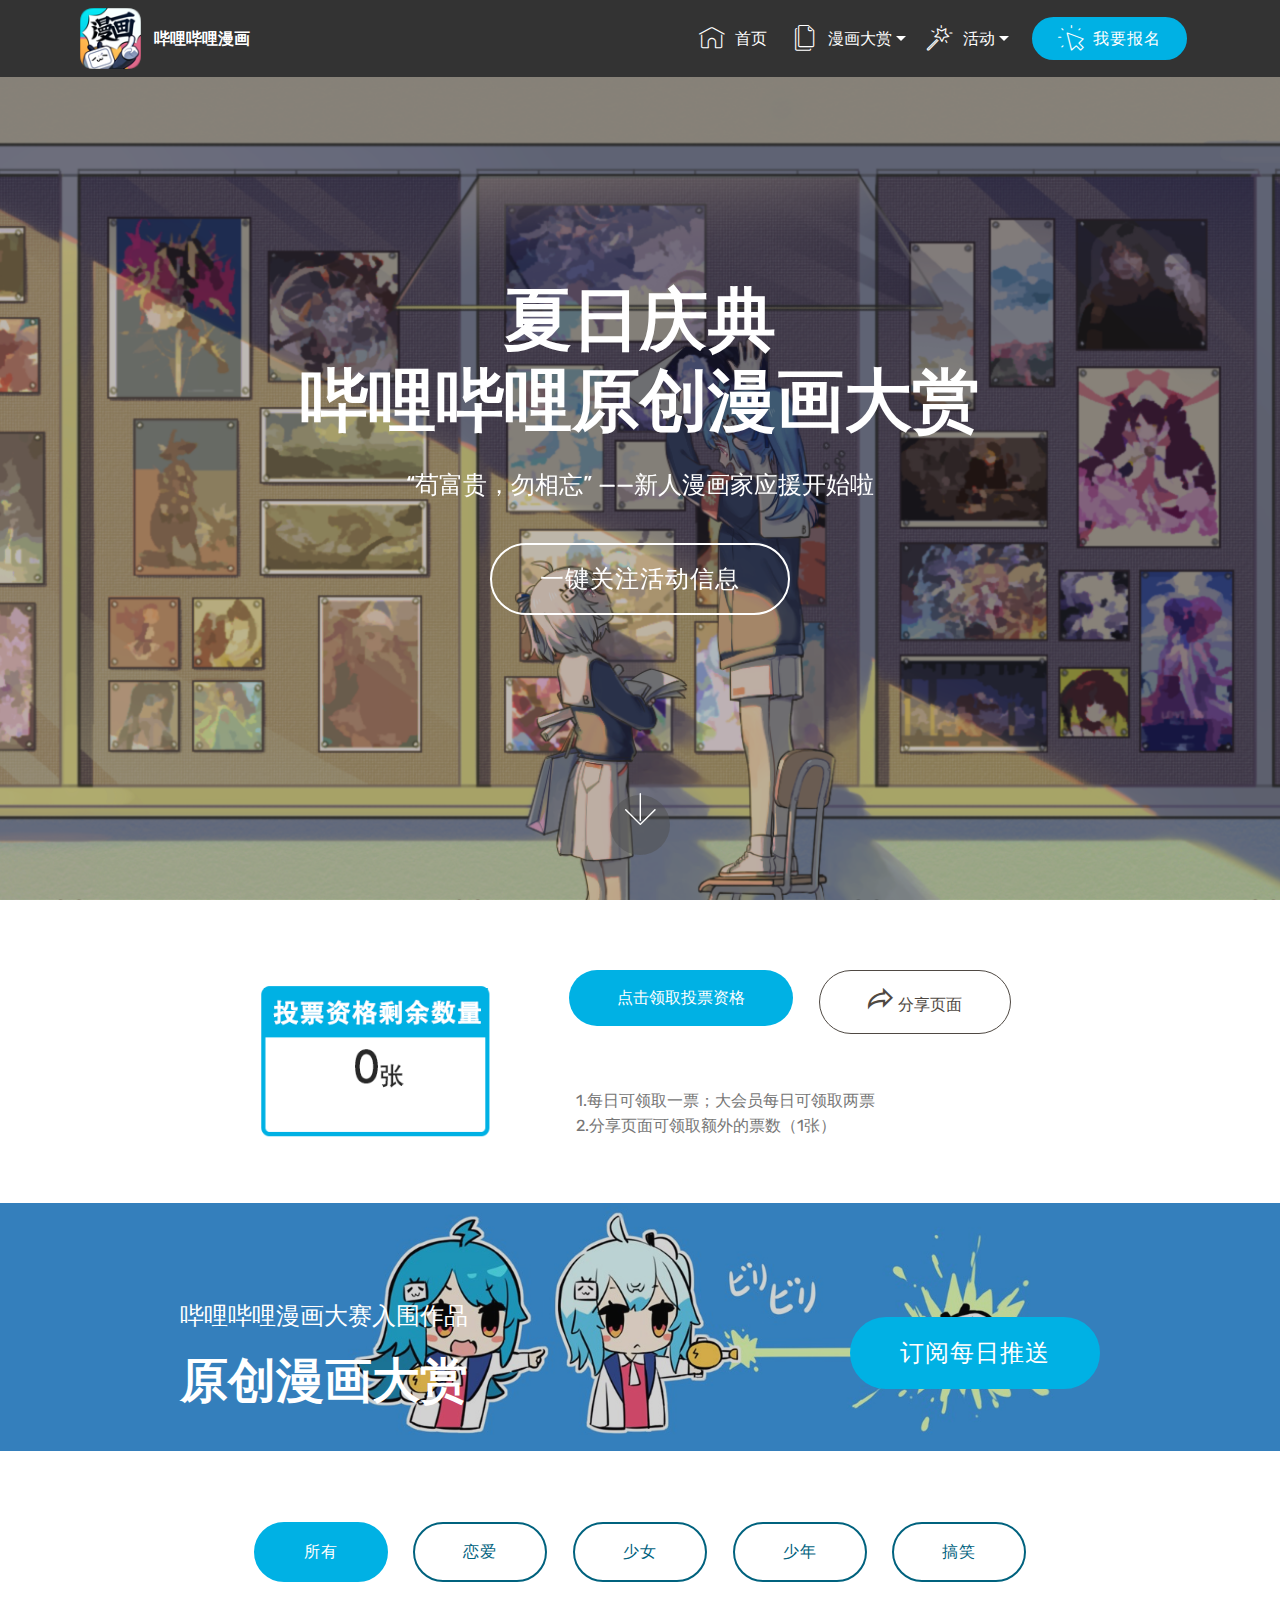
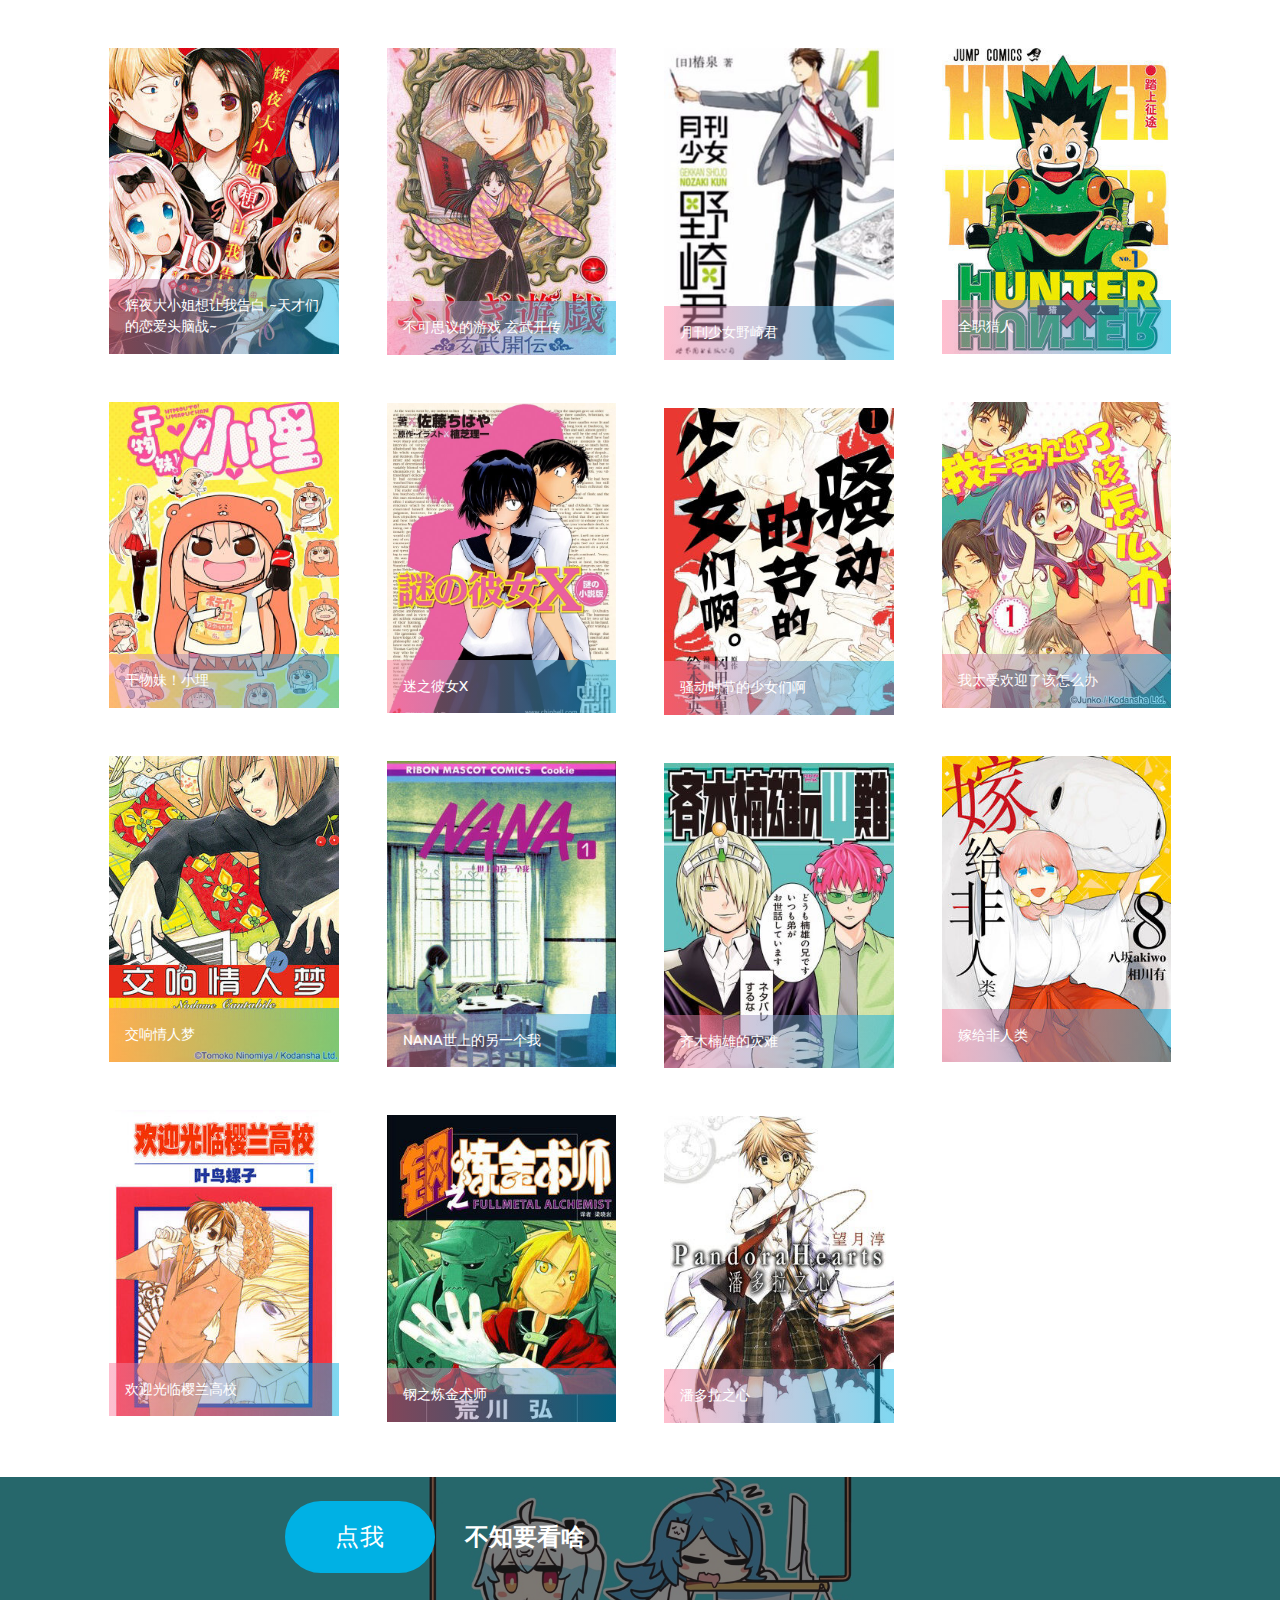
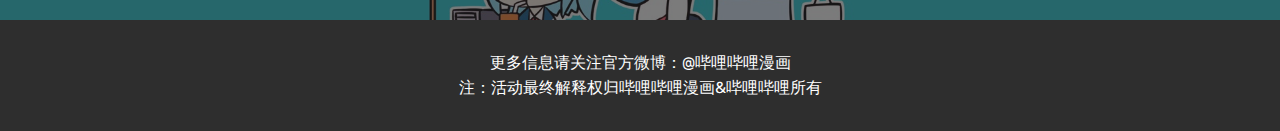
<file: index.html>
<!DOCTYPE html>
<html  >
<head>
  <!-- Site made with Mobirise Website Builder v4.12.3, https://mobirise.com -->
  <meta charset="UTF-8">
  <meta http-equiv="X-UA-Compatible" content="IE=edge">
  <meta name="generator" content="Mobirise v4.12.3, mobirise.com">
  <meta name="viewport" content="width=device-width, initial-scale=1, minimum-scale=1">
  <link rel="shortcut icon" href="assets/images/0.png" type="image/x-icon">
  <meta name="description" content="">
  
  
  <title>Home</title>
  <link rel="stylesheet" href="assets/web/assets/mobirise-icons2/mobirise2.css">
  <link rel="stylesheet" href="assets/web/assets/mobirise-icons/mobirise-icons.css">
  <link rel="stylesheet" href="assets/facebook-plugin/style.css">
  <link rel="stylesheet" href="assets/bootstrap/css/bootstrap.min.css">
  <link rel="stylesheet" href="assets/bootstrap/css/bootstrap-grid.min.css">
  <link rel="stylesheet" href="assets/bootstrap/css/bootstrap-reboot.min.css">
  <link rel="stylesheet" href="assets/dropdown/css/style.css">
  <link rel="stylesheet" href="assets/tether/tether.min.css">
  <link rel="stylesheet" href="assets/theme/css/style.css">
  <link rel="stylesheet" href="assets/gallery/style.css">
  <link rel="preload" as="style" href="assets/mobirise/css/mbr-additional.css"><link rel="stylesheet" href="assets/mobirise/css/mbr-additional.css" type="text/css">
  
  
  
</head>
<body>
  <section class="menu cid-rYNL0utnYw" once="menu" id="menu1-4">

    

    <nav class="navbar navbar-expand beta-menu navbar-dropdown align-items-center navbar-fixed-top navbar-toggleable-sm">
        <button class="navbar-toggler navbar-toggler-right" type="button" data-toggle="collapse" data-target="#navbarSupportedContent" aria-controls="navbarSupportedContent" aria-expanded="false" aria-label="Toggle navigation">
            <div class="hamburger">
                <span></span>
                <span></span>
                <span></span>
                <span></span>
            </div>
        </button>
        <div class="menu-logo">
            <div class="navbar-brand">
                <span class="navbar-logo">
                    <a href="https://manga.bilibili.com/">
                         <img src="assets/images/0.png" alt="Mobirise" title="" style="height: 3.8rem;">
                    </a>
                </span>
                <span class="navbar-caption-wrap"><a class="navbar-caption text-white display-7" href="https://manga.bilibili.com/">
                        哔哩哔哩漫画</a></span>
            </div>
        </div>
        <div class="collapse navbar-collapse" id="navbarSupportedContent">
            <ul class="navbar-nav nav-dropdown" data-app-modern-menu="true"><li class="nav-item">
                    <a class="nav-link link text-white display-7" href="index.html#header2-3">
                        <span class="mbri-home mbr-iconfont mbr-iconfont-btn"></span>首页&nbsp;</a>
                </li>
                <li class="nav-item dropdown">
                    <a class="nav-link link text-white dropdown-toggle display-7" href="#top" data-toggle="dropdown-submenu" aria-expanded="false"><span class="mbri-pages mbr-iconfont mbr-iconfont-btn"></span>
                        
                        漫画大赏</a><div class="dropdown-menu"><a class="text-white dropdown-item display-7" href="page1.html#features11-d">漫画专属页面<br></a><a class="text-white dropdown-item display-7" href="page2.html#counters5-1x" aria-expanded="false">漫画推荐测测看</a></div>
                </li><li class="nav-item dropdown"><a class="nav-link link text-white dropdown-toggle display-7" href="#top" data-toggle="dropdown-submenu" aria-expanded="false"><span class="mbri-magic-stick mbr-iconfont mbr-iconfont-btn"></span>
                        
                        活动</a><div class="dropdown-menu"><a class="text-white dropdown-item display-7" href="page4.html#header1-15" aria-expanded="false">一起来应援！</a><a class="text-white dropdown-item display-7" href="page14.html#form1-35" aria-expanded="false">获奖作品竞猜</a></div></li></ul>
            <div class="navbar-buttons mbr-section-btn"><a class="btn btn-sm btn-primary display-7" href="page4.html#header1-15"><span class="mbri-cursor-click mbr-iconfont mbr-iconfont-btn"></span>
                    
                    我要报名</a></div>
        </div>
    </nav>
</section>

<section class="engine"><a href="https://mobirise.info/r">bootstrap template</a></section><section class="cid-rYNImxTFXR mbr-fullscreen mbr-parallax-background" id="header2-3">

    

    <div class="mbr-overlay" style="opacity: 0.3; background-color: rgb(35, 35, 35);"></div>

    <div class="container align-center">
        <div class="row justify-content-md-center">
            <div class="mbr-white col-md-10">
                <h1 class="mbr-section-title mbr-bold pb-3 mbr-fonts-style display-1">夏日庆典<br> 哔哩哔哩原创漫画大赏</h1>
                
                <p class="mbr-text pb-3 mbr-fonts-style display-5">
                    “苟富贵，勿相忘” ——新人漫画家应援开始啦
                </p>
                <div class="mbr-section-btn"><a class="btn btn-md btn-white-outline display-5" href="index.html#header2-3">一键关注活动信息</a></div>
            </div>
        </div>
    </div>
    <div class="mbr-arrow hidden-sm-down" aria-hidden="true">
        <a href="#next">
            <i class="mbri-down mbr-iconfont"></i>
        </a>
    </div>
</section>

<section class="tabs4 cid-rYRP2J7iZQ" id="tabs4-14">

    

    

    <div class="container">
        
        

        <div class="media-container-row mt-5 pt-3">
            <div class="mbr-figure" style="width: 27%;">
                <img src="assets/images/15.png" alt="Mobirise" title="">
            </div>
            <div class="tabs-container">
                <ul class="nav nav-tabs" role="tablist">
                    <li class="nav-item"><a class="nav-link mbr-fonts-style show active display-7" role="tab" data-toggle="tab" href="#tabs4-14_tab0" aria-selected="true">点击领取投票资格</a></li>
                    <li class="nav-item"><a class="nav-link mbr-fonts-style show display-7" role="tab" data-toggle="tab" href="#tabs4-14_tab1" aria-selected="false"><span class="mobi-mbri mobi-mbri-share mbr-iconfont mbr-iconfont-btn"></span>
                            分享页面</a></li>
                    
                    
                    
                    
                </ul>
                <div class="tab-content">
                    <div id="tab1" class="tab-pane in active" role="tabpanel">
                        <div class="row">
                            <div class="col-md-12">
                                <p class="mbr-text py-5 mbr-fonts-style display-7">&nbsp; &nbsp; &nbsp;1.每日可领取一票；大会员每日可领取两票<br>&nbsp; &nbsp; &nbsp;2.分享页面可领取额外的票数（1张）<br></p>
                            </div>
                        </div>
                    </div>
                    <div id="tab2" class="tab-pane" role="tabpanel">
                        <div class="row">
                            <div class="col-md-12">
                                <p class="mbr-text py-5 mbr-fonts-style display-7">*分享页面可参与抽奖活动&nbsp;&nbsp;</p>
                            </div>
                        </div>
                    </div>
                    <div id="tab3" class="tab-pane" role="tabpanel">
                        <div class="row">
                            <div class="col-md-12">
                                <p class="mbr-text py-5 mbr-fonts-style display-7">
                                    Choose from the large selection of latest pre-made blocks - full-screen intro, bootstrap carousel, content slider, responsive image gallery with lightbox, parallax scrolling, video backgrounds, hamburger menu, sticky header and more.
                                </p>
                            </div>
                        </div>
                    </div>
                    <div id="tab4" class="tab-pane" role="tabpanel">
                        <div class="row">
                            <div class="col-md-12">
                                <p class="mbr-text py-5 mbr-fonts-style display-7">
                                    Sites made with Mobirise are 100% mobile-friendly according the latest Google Test and Google loves those websites (officially)!
                                </p>
                            </div>
                        </div>
                    </div>
                    <div id="tab5" class="tab-pane" role="tabpanel">
                        <div class="row">
                            <div class="col-md-12">
                                <p class="mbr-text py-5 mbr-fonts-style display-7">
                                    Mobirise themes are based on Bootstrap 3 and Bootstrap 4 - most powerful mobile first framework. Now, even if you're not code-savvy, you can be a part of an exciting growing bootstrap community.
                                </p>
                            </div>
                        </div>
                    </div>
                    <div id="tab6" class="tab-pane" role="tabpanel">
                        <div class="row">
                            <div class="col-md-12">
                                <p class="mbr-text py-5 mbr-fonts-style display-7">
                                    Choose from the large selection of latest pre-made blocks - full-screen intro, bootstrap carousel, content slider, responsive image gallery with lightbox, parallax scrolling, video backgrounds, hamburger menu, sticky header and more.
                                </p>
                            </div>
                        </div>
                    </div>
                </div>
            </div>
        </div>
    </div>
</section>

<section class="mbr-section info1 cid-rYNONbIHwF" id="info1-c">

    

    <div class="mbr-overlay" style="opacity: 0.2; background-color: rgb(35, 35, 35);">
    </div>
    <div class="container">
        <div class="row justify-content-center content-row">
            <div class="media-container-column title col-12 col-lg-7 col-md-6">
                <h3 class="mbr-section-subtitle align-left mbr-light pb-3 mbr-fonts-style display-5">哔哩哔哩漫画大赛入围作品</h3>
                <h2 class="align-left mbr-bold mbr-fonts-style display-2">原创漫画大赏</h2>
            </div>
            <div class="media-container-column col-12 col-lg-3 col-md-4">
                <div class="mbr-section-btn align-right py-4"><a class="btn btn-primary display-5" href="index.html#info1-c">订阅每日推送</a></div>
            </div>
        </div>
    </div>
</section>

<section class="mbr-gallery mbr-slider-carousel cid-rYNNg0Ofo8" id="gallery2-8">

    

    <div class="container">
        <div><!-- Filter --><div class="mbr-gallery-filter container gallery-filter-active"><ul buttons="0"><li class="mbr-gallery-filter-all"><a class="btn btn-md btn-primary-outline active display-7" href="">所有</a></li></ul></div><!-- Gallery --><div class="mbr-gallery-row"><div class="mbr-gallery-layout-default"><div><div><div class="mbr-gallery-item mbr-gallery-item--p3" data-video-url="false" data-tags="恋爱 "><div href="#lb-gallery2-8" data-slide-to="0" data-toggle="modal"><img src="assets/images/11-299x399.jpg" alt="" title=""><span class="icon-focus"></span><span class="mbr-gallery-title mbr-fonts-style display-7"><a href="page1.html#features11-d" class="text-white">辉夜大小姐想让我告白 ~天才们的恋爱头脑战~</a> </span></div></div><div class="mbr-gallery-item mbr-gallery-item--p3" data-video-url="false" data-tags="少女"><div href="#lb-gallery2-8" data-slide-to="1" data-toggle="modal"><img src="assets/images/2-299x400.jpg" alt="" title=""><span class="icon-focus"></span><span class="mbr-gallery-title mbr-fonts-style display-7">不可思议的游戏 玄武开传<br></span></div></div><div class="mbr-gallery-item mbr-gallery-item--p3" data-video-url="false" data-tags="恋爱"><div href="#lb-gallery2-8" data-slide-to="2" data-toggle="modal"><img src="assets/images/2-291x396.jpeg" alt="" title=""><span class="icon-focus"></span><span class="mbr-gallery-title mbr-fonts-style display-7">月刊少女野崎君<br></span></div></div><div class="mbr-gallery-item mbr-gallery-item--p3" data-video-url="false" data-tags="少年"><div href="#lb-gallery2-8" data-slide-to="3" data-toggle="modal"><img src="assets/images/8-299x399.jpg" alt="" title=""><span class="icon-focus"></span><span class="mbr-gallery-title mbr-fonts-style display-7">全职猎人<br></span></div></div><div class="mbr-gallery-item mbr-gallery-item--p3" data-video-url="false" data-tags="搞笑"><div href="#lb-gallery2-8" data-slide-to="4" data-toggle="modal"><img src="assets/images/4-300x400.jpg" alt="" title=""><span class="icon-focus"></span><span class="mbr-gallery-title mbr-fonts-style display-7">干物妹！小埋<br></span></div></div><div class="mbr-gallery-item mbr-gallery-item--p3" data-video-url="false" data-tags="恋爱"><div href="#lb-gallery2-8" data-slide-to="5" data-toggle="modal"><img src="assets/images/x-610x825.jpeg" alt="" title=""><span class="icon-focus"></span><span class="mbr-gallery-title mbr-fonts-style display-7">迷之彼女X<br></span></div></div><div class="mbr-gallery-item mbr-gallery-item--p3" data-video-url="false" data-tags="恋爱"><div href="#lb-gallery2-8" data-slide-to="6" data-toggle="modal"><img src="assets/images/299x400.jpg" alt="" title=""><span class="icon-focus"></span><span class="mbr-gallery-title mbr-fonts-style display-7">骚动时节的少女们啊<br></span></div></div><div class="mbr-gallery-item mbr-gallery-item--p3" data-video-url="false" data-tags="恋爱"><div href="#lb-gallery2-8" data-slide-to="7" data-toggle="modal"><img src="assets/images/1-300x400.jpg" alt="" title=""><span class="icon-focus"></span><span class="mbr-gallery-title mbr-fonts-style display-7">我太受欢迎了该怎么办<br></span></div></div><div class="mbr-gallery-item mbr-gallery-item--p3" data-video-url="false" data-tags="少女"><div href="#lb-gallery2-8" data-slide-to="8" data-toggle="modal"><img src="assets/images/3-300x400.jpg" alt="" title=""><span class="icon-focus"></span><span class="mbr-gallery-title mbr-fonts-style display-7">交响情人梦<br></span></div></div><div class="mbr-gallery-item mbr-gallery-item--p3" data-video-url="false" data-tags="少女"><div href="#lb-gallery2-8" data-slide-to="9" data-toggle="modal"><img src="assets/images/nana-299x399.jpg" alt="" title=""><span class="icon-focus"></span><span class="mbr-gallery-title mbr-fonts-style display-7">NANA世上的另一个我<br></span></div></div><div class="mbr-gallery-item mbr-gallery-item--p3" data-video-url="false" data-tags="搞笑"><div href="#lb-gallery2-8" data-slide-to="10" data-toggle="modal"><img src="assets/images/5-300x399.jpg" alt="" title=""><span class="icon-focus"></span><span class="mbr-gallery-title mbr-fonts-style display-7">齐木楠雄的灾难<br></span></div></div><div class="mbr-gallery-item mbr-gallery-item--p3" data-video-url="false" data-tags="少女"><div href="#lb-gallery2-8" data-slide-to="11" data-toggle="modal"><img src="assets/images/6-299x399.jpg" alt="" title=""><span class="icon-focus"></span><span class="mbr-gallery-title mbr-fonts-style display-7">嫁给非人类<br></span></div></div><div class="mbr-gallery-item mbr-gallery-item--p3" data-video-url="false" data-tags="恋爱"><div href="#lb-gallery2-8" data-slide-to="12" data-toggle="modal"><img src="assets/images/7-299x399.jpg" alt="" title=""><span class="icon-focus"></span><span class="mbr-gallery-title mbr-fonts-style display-7">欢迎光临樱兰高校<br></span></div></div><div class="mbr-gallery-item mbr-gallery-item--p3" data-video-url="false" data-tags="少年"><div href="#lb-gallery2-8" data-slide-to="13" data-toggle="modal"><img src="assets/images/9-299x399.jpg" alt="" title=""><span class="icon-focus"></span><span class="mbr-gallery-title mbr-fonts-style display-7">钢之炼金术师<br></span></div></div><div class="mbr-gallery-item mbr-gallery-item--p3" data-video-url="false" data-tags="少年"><div href="#lb-gallery2-8" data-slide-to="14" data-toggle="modal"><img src="assets/images/10-299x399.jpg" alt="" title=""><span class="icon-focus"></span><span class="mbr-gallery-title mbr-fonts-style display-7">潘多拉之心<br></span></div></div></div></div><div class="clearfix"></div></div></div><!-- Lightbox --><div data-app-prevent-settings="" class="mbr-slider modal fade carousel slide" tabindex="-1" data-keyboard="true" data-interval="false" id="lb-gallery2-8"><div class="modal-dialog"><div class="modal-content"><div class="modal-body"><ol class="carousel-indicators"><li data-app-prevent-settings="" data-target="#lb-gallery2-8" data-slide-to="0"></li><li data-app-prevent-settings="" data-target="#lb-gallery2-8" data-slide-to="1"></li><li data-app-prevent-settings="" data-target="#lb-gallery2-8" data-slide-to="2"></li><li data-app-prevent-settings="" data-target="#lb-gallery2-8" data-slide-to="3"></li><li data-app-prevent-settings="" data-target="#lb-gallery2-8" data-slide-to="4"></li><li data-app-prevent-settings="" data-target="#lb-gallery2-8" data-slide-to="5"></li><li data-app-prevent-settings="" data-target="#lb-gallery2-8" data-slide-to="6"></li><li data-app-prevent-settings="" data-target="#lb-gallery2-8" data-slide-to="7"></li><li data-app-prevent-settings="" data-target="#lb-gallery2-8" data-slide-to="8"></li><li data-app-prevent-settings="" data-target="#lb-gallery2-8" data-slide-to="9"></li><li data-app-prevent-settings="" data-target="#lb-gallery2-8" class=" active" data-slide-to="10"></li><li data-app-prevent-settings="" data-target="#lb-gallery2-8" data-slide-to="11"></li><li data-app-prevent-settings="" data-target="#lb-gallery2-8" data-slide-to="12"></li><li data-app-prevent-settings="" data-target="#lb-gallery2-8" data-slide-to="13"></li><li data-app-prevent-settings="" data-target="#lb-gallery2-8" data-slide-to="14"></li></ol><div class="carousel-inner"><div class="carousel-item"><img src="assets/images/11.jpg" alt="" title=""></div><div class="carousel-item"><img src="assets/images/2.jpg" alt="" title=""></div><div class="carousel-item"><img src="assets/images/2.jpeg" alt="" title=""></div><div class="carousel-item"><img src="assets/images/8.jpg" alt="" title=""></div><div class="carousel-item"><img src="assets/images/4.jpg" alt="" title=""></div><div class="carousel-item"><img src="assets/images/x-.jpeg" alt="" title=""></div><div class="carousel-item"><img src="assets/images/0.jpg" alt="" title=""></div><div class="carousel-item"><img src="assets/images/1.jpg" alt="" title=""></div><div class="carousel-item"><img src="assets/images/3.jpg" alt="" title=""></div><div class="carousel-item"><img src="assets/images/nana-.jpg" alt="" title=""></div><div class="carousel-item active"><img src="assets/images/5.jpg" alt="" title=""></div><div class="carousel-item"><img src="assets/images/6.jpg" alt="" title=""></div><div class="carousel-item"><img src="assets/images/7.jpg" alt="" title=""></div><div class="carousel-item"><img src="assets/images/9.jpg" alt="" title=""></div><div class="carousel-item"><img src="assets/images/10.jpg" alt="" title=""></div></div><a class="carousel-control carousel-control-prev" role="button" data-slide="prev" href="#lb-gallery2-8"><span class="mbri-left mbr-iconfont" aria-hidden="true"></span><span class="sr-only">Previous</span></a><a class="carousel-control carousel-control-next" role="button" data-slide="next" href="#lb-gallery2-8"><span class="mbri-right mbr-iconfont" aria-hidden="true"></span><span class="sr-only">Next</span></a><a class="close" href="#" role="button" data-dismiss="modal"><span class="sr-only">Close</span></a></div></div></div></div></div>
    </div>

</section>

<section class="mbr-section info1 cid-rYOzJJ904R" id="info1-q">

    

    <div class="mbr-overlay" style="opacity: 0.6; background-color: rgb(35, 35, 35);">
    </div>
    <div class="container">
        <div class="row justify-content-center content-row">
            <div class="media-container-column title col-12 col-lg-7 col-md-6">
                
                <h2 class="align-left mbr-bold mbr-fonts-style display-5">不知要看啥</h2>
            </div>
            <div class="media-container-column col-12 col-lg-3 col-md-4">
                <div class="mbr-section-btn align-right py-4"><a class="btn btn-primary display-5" href="page2.html">点我</a></div>
            </div>
        </div>
    </div>
</section>

<section once="footers" class="cid-rYOrnRBv0p" id="footer6-h">

    

    

    <div class="container">
        <div class="media-container-row align-center mbr-white">
            <div class="col-12">
                <p class="mbr-text mb-0 mbr-fonts-style display-7">更多信息请关注官方微博：@哔哩哔哩漫画<br>注：活动最终解释权归哔哩哔哩漫画&amp;哔哩哔哩所有</p>
            </div>
        </div>
    </div>
</section>


  <script src="assets/popper/popper.min.js"></script>
  <script src="assets/web/assets/jquery/jquery.min.js"></script>
  <script src="https://connect.facebook.net/en_US/sdk.js#xfbml=1&version=v2.5"></script>
  <script src="https://apis.google.com/js/plusone.js"></script>
  <script src="assets/facebook-plugin/facebook-script.js"></script>
  <script src="assets/bootstrap/js/bootstrap.min.js"></script>
  <script src="assets/masonry/masonry.pkgd.min.js"></script>
  <script src="assets/imagesloaded/imagesloaded.pkgd.min.js"></script>
  <script src="assets/dropdown/js/nav-dropdown.js"></script>
  <script src="assets/dropdown/js/navbar-dropdown.js"></script>
  <script src="assets/touchswipe/jquery.touch-swipe.min.js"></script>
  <script src="assets/parallax/jarallax.min.js"></script>
  <script src="assets/mbr-tabs/mbr-tabs.js"></script>
  <script src="assets/smoothscroll/smooth-scroll.js"></script>
  <script src="assets/bootstrapcarouselswipe/bootstrap-carousel-swipe.js"></script>
  <script src="assets/tether/tether.min.js"></script>
  <script src="assets/vimeoplayer/jquery.mb.vimeo_player.js"></script>
  <script src="assets/theme/js/script.js"></script>
  <script src="assets/slidervideo/script.js"></script>
  <script src="assets/gallery/player.min.js"></script>
  <script src="assets/gallery/script.js"></script>
  
  
</body>
</html>
</file>
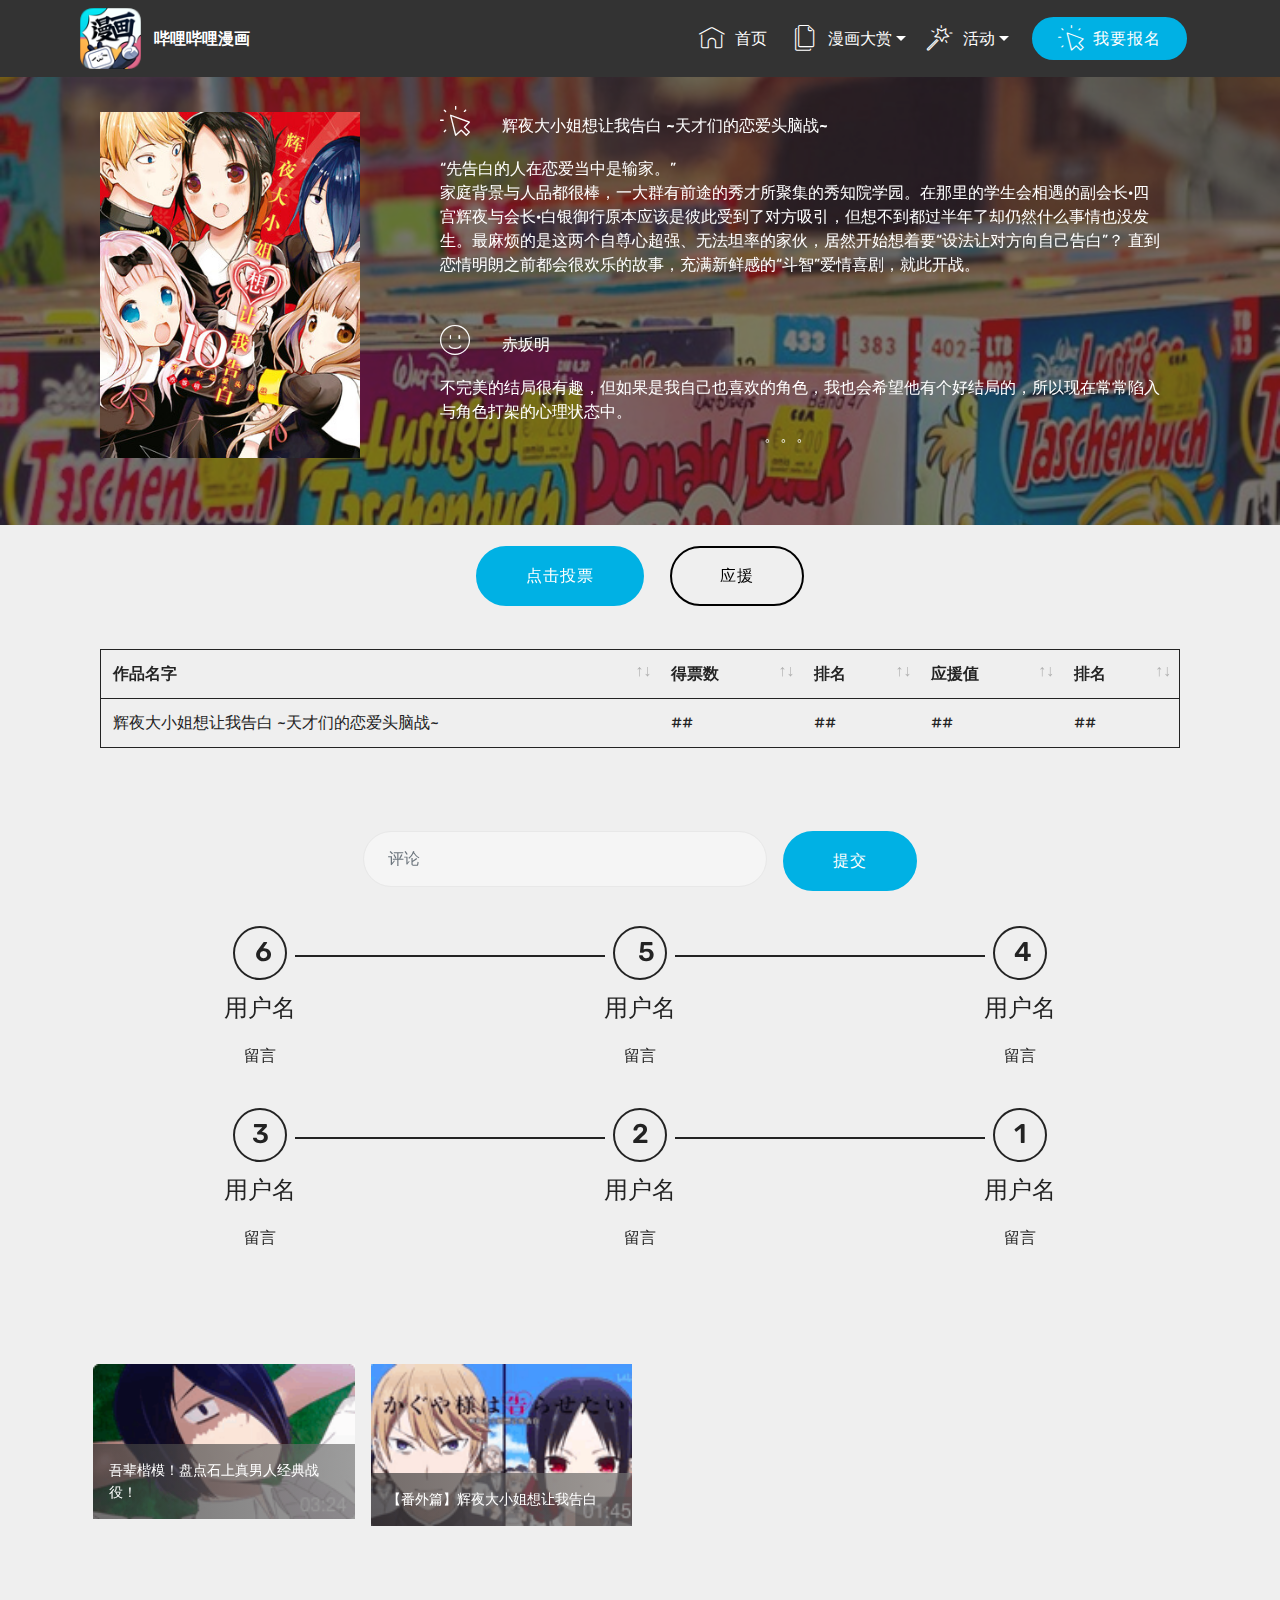
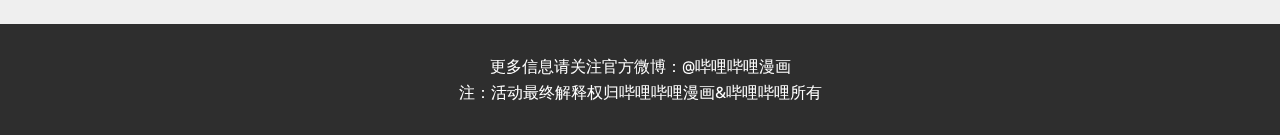
<file: page1.html>
<!DOCTYPE html>
<html  >
<head>
  <!-- Site made with Mobirise Website Builder v4.12.3, https://mobirise.com -->
  <meta charset="UTF-8">
  <meta http-equiv="X-UA-Compatible" content="IE=edge">
  <meta name="generator" content="Mobirise v4.12.3, mobirise.com">
  <meta name="viewport" content="width=device-width, initial-scale=1, minimum-scale=1">
  <link rel="shortcut icon" href="assets/images/0.png" type="image/x-icon">
  <meta name="description" content="Web Site Generator Description">
  
  
  <title>辉夜</title>
  <link rel="stylesheet" href="assets/web/assets/mobirise-icons/mobirise-icons.css">
  <link rel="stylesheet" href="assets/facebook-plugin/style.css">
  <link rel="stylesheet" href="assets/bootstrap/css/bootstrap.min.css">
  <link rel="stylesheet" href="assets/bootstrap/css/bootstrap-grid.min.css">
  <link rel="stylesheet" href="assets/bootstrap/css/bootstrap-reboot.min.css">
  <link rel="stylesheet" href="assets/tether/tether.min.css">
  <link rel="stylesheet" href="assets/dropdown/css/style.css">
  <link rel="stylesheet" href="assets/datatables/data-tables.bootstrap4.min.css">
  <link rel="stylesheet" href="assets/theme/css/style.css">
  <link rel="stylesheet" href="assets/gallery/style.css">
  <link rel="preload" as="style" href="assets/mobirise/css/mbr-additional.css"><link rel="stylesheet" href="assets/mobirise/css/mbr-additional.css" type="text/css">
  
  
  
</head>
<body>
  <section class="menu cid-rYNL0utnYw" once="menu" id="menu1-4">

    

    <nav class="navbar navbar-expand beta-menu navbar-dropdown align-items-center navbar-fixed-top navbar-toggleable-sm">
        <button class="navbar-toggler navbar-toggler-right" type="button" data-toggle="collapse" data-target="#navbarSupportedContent" aria-controls="navbarSupportedContent" aria-expanded="false" aria-label="Toggle navigation">
            <div class="hamburger">
                <span></span>
                <span></span>
                <span></span>
                <span></span>
            </div>
        </button>
        <div class="menu-logo">
            <div class="navbar-brand">
                <span class="navbar-logo">
                    <a href="https://manga.bilibili.com/">
                         <img src="assets/images/0.png" alt="Mobirise" title="" style="height: 3.8rem;">
                    </a>
                </span>
                <span class="navbar-caption-wrap"><a class="navbar-caption text-white display-7" href="https://manga.bilibili.com/">
                        哔哩哔哩漫画</a></span>
            </div>
        </div>
        <div class="collapse navbar-collapse" id="navbarSupportedContent">
            <ul class="navbar-nav nav-dropdown" data-app-modern-menu="true"><li class="nav-item">
                    <a class="nav-link link text-white display-7" href="index.html#header2-3">
                        <span class="mbri-home mbr-iconfont mbr-iconfont-btn"></span>首页&nbsp;</a>
                </li>
                <li class="nav-item dropdown">
                    <a class="nav-link link text-white dropdown-toggle display-7" href="#top" data-toggle="dropdown-submenu" aria-expanded="false"><span class="mbri-pages mbr-iconfont mbr-iconfont-btn"></span>
                        
                        漫画大赏</a><div class="dropdown-menu"><a class="text-white dropdown-item display-7" href="page1.html#features11-d">漫画专属页面<br></a><a class="text-white dropdown-item display-7" href="page2.html#counters5-1x" aria-expanded="false">漫画推荐测测看</a></div>
                </li><li class="nav-item dropdown"><a class="nav-link link text-white dropdown-toggle display-7" href="#top" data-toggle="dropdown-submenu" aria-expanded="false"><span class="mbri-magic-stick mbr-iconfont mbr-iconfont-btn"></span>
                        
                        活动</a><div class="dropdown-menu"><a class="text-white dropdown-item display-7" href="page4.html#header1-15" aria-expanded="false">一起来应援！</a><a class="text-white dropdown-item display-7" href="page14.html#form1-35" aria-expanded="false">获奖作品竞猜</a></div></li></ul>
            <div class="navbar-buttons mbr-section-btn"><a class="btn btn-sm btn-primary display-7" href="page4.html#header1-15"><span class="mbri-cursor-click mbr-iconfont mbr-iconfont-btn"></span>
                    
                    我要报名</a></div>
        </div>
    </nav>
</section>

<section class="engine"><a href="https://mobirise.info/a">online website builder</a></section><section class="features11 cid-rYOefAne07 mbr-parallax-background" id="features11-d">

    

    <div class="mbr-overlay" style="opacity: 0.6; background-color: rgb(35, 35, 35);">
    </div>

    <div class="container">   
        <div class="col-md-12">
            <div class="media-container-row">
                <div class="mbr-figure m-auto" style="width: 30%;">
                    <a href="https://manga.bilibili.com/mc26009/300318?from=manga_detail"><img src="assets/images/11.jpg" alt="Mobirise" title=""></a>
                </div>
                <div class=" align-left aside-content">
                    
                    <div class="mbr-section-text">
                        
                    </div>

                    <div class="block-content">
                        <div class="card p-3 pr-3">
                            <div class="media">
                                <div class=" align-self-center card-img pb-3">
                                    <span class="mbr-iconfont mbri-cursor-click" style="color: rgb(255, 255, 255); fill: rgb(255, 255, 255); font-size: 30px;"></span>
                                </div>     
                                <div class="media-body">
                                    <h4 class="card-title mbr-fonts-style display-7">辉夜大小姐想让我告白 ~天才们的恋爱头脑战~&nbsp;</h4>
                                </div>
                            </div>                

                            <div class="card-box">
                                <p class="block-text mbr-fonts-style display-7">
                                   “先告白的人在恋爱当中是输家。” <br>家庭背景与人品都很棒，一大群有前途的秀才所聚集的秀知院学园。在那里的学生会相遇的副会长·四宫辉夜与会长·白银御行原本应该是彼此受到了对方吸引，但想不到都过半年了却仍然什么事情也没发生。最麻烦的是这两个自尊心超强、无法坦率的家伙，居然开始想着要“设法让对方向自己告白”？ 直到恋情明朗之前都会很欢乐的故事，充满新鲜感的“斗智”爱情喜剧，就此开战。 
                                </p>
                            </div>
                        </div>

                        <div class="card p-3 pr-3">
                            <div class="media">
                                <div class="align-self-center card-img pb-3">
                                    <span class="mbr-iconfont mbri-smile-face" style="font-size: 30px; color: rgb(255, 255, 255); fill: rgb(255, 255, 255);"></span>
                                </div>     
                                <div class="media-body">
                                    <h4 class="card-title mbr-fonts-style display-7">
                                        赤坂明
                                    </h4>
                                </div>
                            </div>                

                            <div class="card-box">
                                <p class="block-text mbr-fonts-style display-7">不完美的结局很有趣，但如果是我自己也喜欢的角色，我也会希望他有个好结局的，所以现在常常陷入与角色打架的心理状态中。<br>&nbsp; &nbsp; &nbsp; &nbsp; &nbsp; &nbsp; &nbsp; &nbsp; &nbsp; &nbsp; &nbsp; &nbsp; &nbsp; &nbsp; &nbsp; &nbsp; &nbsp; &nbsp; &nbsp; &nbsp; &nbsp; &nbsp; &nbsp; &nbsp; &nbsp; &nbsp; &nbsp; &nbsp; &nbsp; &nbsp; &nbsp; &nbsp; &nbsp; &nbsp; &nbsp; &nbsp; &nbsp; &nbsp; &nbsp; &nbsp; &nbsp;。。。
                                </p>
                            </div>
                        </div>
                    </div>
                </div>
            </div>
        </div> 
    </div>          
</section>

<section class="mbr-section content8 cid-rYOmFQ4Qwy" id="content8-g">

    

    <div class="container">
        <div class="media-container-row title">
            <div class="col-12 col-md-8">
                <div class="mbr-section-btn align-center"><a class="btn btn-primary display-7" href="page1.html#features11-d">点击投票</a>
                    <a class="btn btn-black-outline display-7" href="page4.html#header1-15">应援</a></div>
            </div>
        </div>
    </div>
</section>

<section class="section-table cid-rYUStccRVX" id="table1-38">

  
  
  <div class="container container-table">
      
      
      <div class="table-wrapper">
        <div class="container">
          
        </div>

        <div class="container scroll">
          <table class="table" cellspacing="0">
            <thead>
              <tr class="table-heads ">
                  
                  
                  
                  
              <th class="head-item mbr-fonts-style display-7">作品名字</th><th class="head-item mbr-fonts-style display-7">
                      得票数</th><th class="head-item mbr-fonts-style display-7">排名</th><th class="head-item mbr-fonts-style display-7">应援值</th><th class="head-item mbr-fonts-style display-7">排名</th></tr>
            </thead>

            <tbody>
              
              
              
              
            <tr> 
                
                
                
                
              <td class="body-item mbr-fonts-style display-7">辉夜大小姐想让我告白 ~天才们的恋爱头脑战~&nbsp;</td><td class="body-item mbr-fonts-style display-7">##</td><td class="body-item mbr-fonts-style display-7">##</td><td class="body-item mbr-fonts-style display-7">##</td><td class="body-item mbr-fonts-style display-7">##</td></tr></tbody>
          </table>
        </div>
        <div class="container table-info-container">
          
        </div>
      </div>
    </div>
</section>

<section class="mbr-section form3 cid-rYOvyeNiwE" id="form3-n">

    

    

    <div class="container">
        <div class="row justify-content-center">
            <div class="title col-12 col-lg-8">
                
                
            </div>
        </div>

        <div class="row py-2 justify-content-center">
            <div class="col-12 col-lg-6  col-md-8 " data-form-type="formoid">
                <!---Formbuilder Form--->
                <form action="https://mobirise.com/" method="POST" class="mbr-form form-with-styler" data-form-title="Mobirise Form"><input type="hidden" name="email" data-form-email="true" value="A3f0Fkzg4HXTXmHpu+rU2uDF7h7GiVU5plRiZiy/0/m1AJFKxWDhlBqO8AoaUhCNFoockGB4m/ptS6H/CaDY8iQHbFHYpHEpzo/mnfKi0q/dHrW60bp7ERDcW1sCa161">
                    <div class="row">
                        <div hidden="hidden" data-form-alert="" class="alert alert-success col-12">查询中</div>
                        <div hidden="hidden" data-form-alert-danger="" class="alert alert-danger col-12">
                        </div>
                    </div>
                    <div class="dragArea row">
                        <div class="form-group col" data-for="email">
                            <input type="email" name="email" placeholder="评论" data-form-field="Email" required="required" class="form-control display-7" id="email-form3-n">
                        </div>
                        <div class="col-auto input-group-btn"><button type="submit" class="btn btn-primary display-7">提交</button></div>
                    </div>
                </form><!---Formbuilder Form--->
            </div>
        </div>
    </div>
</section>

<section class="step2 cid-rYOv0uWxgN" id="step2-m">

    

    
    
    <div class="container">
        
        
        <div class="step-container row justify-content-center">
            <div class="card col-12 pb-4 col-md-4 separline">
                <div class="step-element">
                    <div class="step-wrapper pb-3">
                        <h3 class="step d-flex align-items-center justify-content-center m-auto">&nbsp;6</h3>
                    </div>          
                    <div class="step-text-content align-center">
                        <h4 class="mbr-step-title pb-3 mbr-fonts-style display-5">用户名</h4>
                        <p class="mbr-step-text mbr-fonts-style display-7">
                            留言</p>
                    </div>
                </div>
            </div>

            <div class="card col-12 separline pb-4 col-md-4">
                <div class="step-element">
                    <div class="step-wrapper pb-3">
                        <h3 class="step d-flex align-items-center justify-content-center m-auto">&nbsp; 5</h3>
                    </div>          
                    <div class="step-text-content align-center">
                        <h4 class="mbr-step-title pb-3 mbr-fonts-style display-5">用户名</h4>
                        <p class="mbr-step-text mbr-fonts-style display-7">留言</p>
                    </div>
                </div>
            </div>

            <div class="card col-md-4 col-12 separline pb-4">
                <div class="step-element">
                    <div class="step-wrapper pb-3">
                        <h3 class="step d-flex align-items-center justify-content-center m-auto">&nbsp;4</h3>
                    </div>          
                    <div class="step-text-content align-center">
                        <h4 class="mbr-step-title pb-3 mbr-fonts-style display-5">用户名</h4>
                        <p class="mbr-step-text mbr-fonts-style display-7">
                            留言</p>
                    </div>
                </div>
            </div>

            <div class="card col-12 separline col-md-4">
                <div class="step-element">
                    <div class="step-wrapper pb-3">
                        <h3 class="step d-flex align-items-center justify-content-center m-auto">3</h3>
                    </div>          
                    <div class="step-text-content align-center">
                        <h4 class="mbr-step-title pb-3 mbr-fonts-style display-5">
                            用户名
                        </h4>
                        <p class="mbr-step-text mbr-fonts-style display-7">
                            留言
                        </p>
                    </div>
                </div>
            </div>
            
            <div class="card col-12 separline col-md-4">
                <div class="step-element">
                    <div class="step-wrapper pb-3">
                        <h3 class="step d-flex align-items-center justify-content-center m-auto">2</h3>
                    </div>          
                    <div class="step-text-content align-center">
                        <h4 class="mbr-step-title pb-3 mbr-fonts-style display-5">
                            用户名
                        </h4>
                        <p class="mbr-step-text mbr-fonts-style display-7">
                            留言
                        </p>
                    </div>
                </div>
            </div>
            
            <div class="card col-md-4 col-12 separline last-child">
                <div class="step-element">
                    <div class="step-wrapper pb-3">
                        <h3 class="step d-flex align-items-center justify-content-center m-auto">
                            1
                        </h3>
                    </div>          
                    <div class="step-text-content align-center">
                        <h4 class="mbr-step-title pb-3 mbr-fonts-style display-5">
                            用户名
                        </h4>
                        <p class="mbr-step-text mbr-fonts-style display-7">
                            留言
                        </p>
                    </div>
                </div>
            </div>
            
            
            
            
            
            
        </div>
    </div>
</section>

<section class="mbr-gallery mbr-slider-carousel cid-rYUWWhDodU" id="gallery1-3a">

    

    <div class="container">
        <div><!-- Filter --><!-- Gallery --><div class="mbr-gallery-row"><div class="mbr-gallery-layout-default"><div><div><div class="mbr-gallery-item mbr-gallery-item--p1" data-video-url="false" data-tags="酷毙"><div href="#lb-gallery1-3a" data-slide-to="0" data-toggle="modal"><img src="assets/images/1-2-168x100.png" alt="" title=""><span class="icon-focus"></span><span class="mbr-gallery-title mbr-fonts-style display-7">吾辈楷模！盘点石上真男人经典战役！</span></div></div><div class="mbr-gallery-item mbr-gallery-item--p1" data-video-url="false" data-tags="酷毙"><div href="#lb-gallery1-3a" data-slide-to="1" data-toggle="modal"><img src="assets/images/2-6-161x100.png" alt="" title=""><span class="icon-focus"></span><span class="mbr-gallery-title mbr-fonts-style display-7">【番外篇】辉夜大小姐想让我告白</span></div></div></div></div><div class="clearfix"></div></div></div><!-- Lightbox --><div data-app-prevent-settings="" class="mbr-slider modal fade carousel slide" tabindex="-1" data-keyboard="true" data-interval="false" id="lb-gallery1-3a"><div class="modal-dialog"><div class="modal-content"><div class="modal-body"><div class="carousel-inner"><div class="carousel-item active"><img src="assets/images/1-2.png" alt="" title=""></div><div class="carousel-item"><img src="assets/images/2-6.png" alt="" title=""></div></div><a class="carousel-control carousel-control-prev" role="button" data-slide="prev" href="#lb-gallery1-3a"><span class="mbri-left mbr-iconfont" aria-hidden="true"></span><span class="sr-only">Previous</span></a><a class="carousel-control carousel-control-next" role="button" data-slide="next" href="#lb-gallery1-3a"><span class="mbri-right mbr-iconfont" aria-hidden="true"></span><span class="sr-only">Next</span></a><a class="close" href="#" role="button" data-dismiss="modal"><span class="sr-only">Close</span></a></div></div></div></div></div>
    </div>

</section>

<section once="footers" class="cid-rYOrnRBv0p" id="footer6-h">

    

    

    <div class="container">
        <div class="media-container-row align-center mbr-white">
            <div class="col-12">
                <p class="mbr-text mb-0 mbr-fonts-style display-7">更多信息请关注官方微博：@哔哩哔哩漫画<br>注：活动最终解释权归哔哩哔哩漫画&amp;哔哩哔哩所有</p>
            </div>
        </div>
    </div>
</section>


  <script src="assets/web/assets/jquery/jquery.min.js"></script>
  <script src="assets/popper/popper.min.js"></script>
  <script src="https://connect.facebook.net/en_US/sdk.js#xfbml=1&version=v2.5"></script>
  <script src="https://apis.google.com/js/plusone.js"></script>
  <script src="assets/facebook-plugin/facebook-script.js"></script>
  <script src="assets/bootstrap/js/bootstrap.min.js"></script>
  <script src="assets/smoothscroll/smooth-scroll.js"></script>
  <script src="assets/tether/tether.min.js"></script>
  <script src="assets/dropdown/js/nav-dropdown.js"></script>
  <script src="assets/dropdown/js/navbar-dropdown.js"></script>
  <script src="assets/touchswipe/jquery.touch-swipe.min.js"></script>
  <script src="assets/parallax/jarallax.min.js"></script>
  <script src="assets/datatables/jquery.data-tables.min.js"></script>
  <script src="assets/datatables/data-tables.bootstrap4.min.js"></script>
  <script src="assets/masonry/masonry.pkgd.min.js"></script>
  <script src="assets/imagesloaded/imagesloaded.pkgd.min.js"></script>
  <script src="assets/bootstrapcarouselswipe/bootstrap-carousel-swipe.js"></script>
  <script src="assets/vimeoplayer/jquery.mb.vimeo_player.js"></script>
  <script src="assets/theme/js/script.js"></script>
  <script src="assets/gallery/player.min.js"></script>
  <script src="assets/gallery/script.js"></script>
  <script src="assets/slidervideo/script.js"></script>
  <script src="assets/formoid/formoid.min.js"></script>
  
  
</body>
</html>
</file>
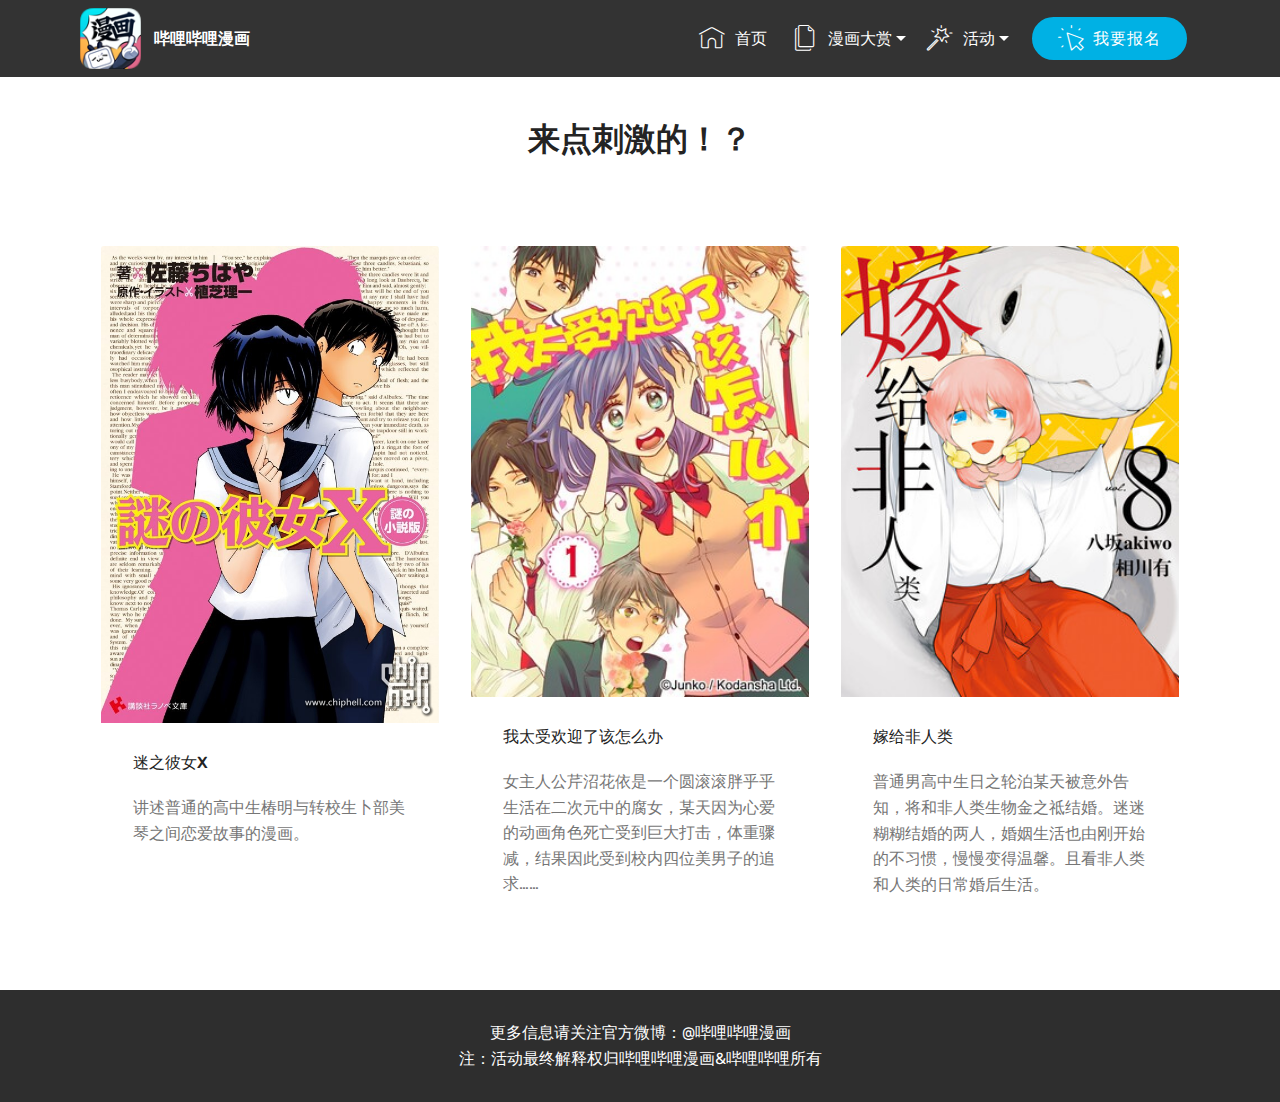
<file: page10.html>
<!DOCTYPE html>
<html  >
<head>
  <!-- Site made with Mobirise Website Builder v4.12.3, https://mobirise.com -->
  <meta charset="UTF-8">
  <meta http-equiv="X-UA-Compatible" content="IE=edge">
  <meta name="generator" content="Mobirise v4.12.3, mobirise.com">
  <meta name="viewport" content="width=device-width, initial-scale=1, minimum-scale=1">
  <link rel="shortcut icon" href="assets/images/0.png" type="image/x-icon">
  <meta name="description" content="Web Page Generator Description">
  
  
  <title>结果页-刺激</title>
  <link rel="stylesheet" href="assets/web/assets/mobirise-icons/mobirise-icons.css">
  <link rel="stylesheet" href="assets/bootstrap/css/bootstrap.min.css">
  <link rel="stylesheet" href="assets/bootstrap/css/bootstrap-grid.min.css">
  <link rel="stylesheet" href="assets/bootstrap/css/bootstrap-reboot.min.css">
  <link rel="stylesheet" href="assets/facebook-plugin/style.css">
  <link rel="stylesheet" href="assets/tether/tether.min.css">
  <link rel="stylesheet" href="assets/dropdown/css/style.css">
  <link rel="stylesheet" href="assets/theme/css/style.css">
  <link rel="preload" as="style" href="assets/mobirise/css/mbr-additional.css"><link rel="stylesheet" href="assets/mobirise/css/mbr-additional.css" type="text/css">
  
  
  
</head>
<body>
  <section class="menu cid-rYNL0utnYw" once="menu" id="menu1-28">

    

    <nav class="navbar navbar-expand beta-menu navbar-dropdown align-items-center navbar-fixed-top navbar-toggleable-sm">
        <button class="navbar-toggler navbar-toggler-right" type="button" data-toggle="collapse" data-target="#navbarSupportedContent" aria-controls="navbarSupportedContent" aria-expanded="false" aria-label="Toggle navigation">
            <div class="hamburger">
                <span></span>
                <span></span>
                <span></span>
                <span></span>
            </div>
        </button>
        <div class="menu-logo">
            <div class="navbar-brand">
                <span class="navbar-logo">
                    <a href="https://manga.bilibili.com/">
                         <img src="assets/images/0.png" alt="Mobirise" title="" style="height: 3.8rem;">
                    </a>
                </span>
                <span class="navbar-caption-wrap"><a class="navbar-caption text-white display-7" href="https://manga.bilibili.com/">
                        哔哩哔哩漫画</a></span>
            </div>
        </div>
        <div class="collapse navbar-collapse" id="navbarSupportedContent">
            <ul class="navbar-nav nav-dropdown" data-app-modern-menu="true"><li class="nav-item">
                    <a class="nav-link link text-white display-7" href="index.html#header2-3">
                        <span class="mbri-home mbr-iconfont mbr-iconfont-btn"></span>首页&nbsp;</a>
                </li>
                <li class="nav-item dropdown">
                    <a class="nav-link link text-white dropdown-toggle display-7" href="#top" data-toggle="dropdown-submenu" aria-expanded="false"><span class="mbri-pages mbr-iconfont mbr-iconfont-btn"></span>
                        
                        漫画大赏</a><div class="dropdown-menu"><a class="text-white dropdown-item display-7" href="page1.html#features11-d">漫画专属页面<br></a><a class="text-white dropdown-item display-7" href="page2.html#counters5-1x" aria-expanded="false">漫画推荐测测看</a></div>
                </li><li class="nav-item dropdown"><a class="nav-link link text-white dropdown-toggle display-7" href="#top" data-toggle="dropdown-submenu" aria-expanded="false"><span class="mbri-magic-stick mbr-iconfont mbr-iconfont-btn"></span>
                        
                        活动</a><div class="dropdown-menu"><a class="text-white dropdown-item display-7" href="page4.html#header1-15" aria-expanded="false">一起来应援！</a><a class="text-white dropdown-item display-7" href="page14.html#form1-35" aria-expanded="false">获奖作品竞猜</a></div></li></ul>
            <div class="navbar-buttons mbr-section-btn"><a class="btn btn-sm btn-primary display-7" href="page4.html#header1-15"><span class="mbri-cursor-click mbr-iconfont mbr-iconfont-btn"></span>
                    
                    我要报名</a></div>
        </div>
    </nav>
</section>

<section class="engine"><a href="https://mobirise.info/q">free responsive website templates</a></section><section class="features18 popup-btn-cards cid-rYUtw040Fn" id="features18-2e">

    

    
    <div class="container">
        <h2 class="mbr-section-title pb-3 align-center mbr-fonts-style display-4"><strong>来点刺激的！？</strong></h2>
        
        <div class="media-container-row pt-5 ">
            <div class="card p-3 col-12 col-md-6 col-lg-4">
                <div class="card-wrapper ">
                    <div class="card-img">
                        <div class="mbr-overlay"></div>
                        <div class="mbr-section-btn text-center"><a href="page10.html#features18-2e" class="btn btn-primary display-4">点击阅读</a></div>
                        <img src="assets/images/x-.jpg" alt="Mobirise" title="">
                    </div>
                    <div class="card-box">
                        <h4 class="card-title mbr-fonts-style display-7">迷之彼女X&nbsp;</h4>
                        <p class="mbr-text mbr-fonts-style align-left display-7">
                            讲述普通的高中生椿明与转校生卜部美琴之间恋爱故事的漫画。
                        </p>
                    </div>
                </div>
            </div>
            <div class="card p-3 col-12 col-md-6 col-lg-4">
                <div class="card-wrapper">
                    <div class="card-img">
                        <div class="mbr-overlay"></div>
                        <div class="mbr-section-btn text-center"><a href="https://manga.bilibili.com/mc25445/246204?from=manga_detail" class="btn btn-primary display-4">点击阅读</a></div>
                        <img src="assets/images/1.jpg" alt="Mobirise" title="">
                    </div>
                    <div class="card-box">
                        <h4 class="card-title mbr-fonts-style display-7">我太受欢迎了该怎么办</h4>
                        <p class="mbr-text mbr-fonts-style display-7">
                           女主人公芹沼花依是一个圆滚滚胖乎乎生活在二次元中的腐女，某天因为心爱的动画角色死亡受到巨大打击，体重骤减，结果因此受到校内四位美男子的追求……
                        </p>
                    </div>
                </div>
            </div>

            <div class="card p-3 col-12 col-md-6 col-lg-4">
                <div class="card-wrapper">
                    <div class="card-img">
                        <div class="mbr-overlay"></div>
                        <div class="mbr-section-btn text-center"><a href="https://manga.bilibili.com/mc27251/368514?from=manga_detail" class="btn btn-primary display-4">点击阅读</a></div>
                        <img src="assets/images/6.jpg" alt="Mobirise" title="">
                    </div>
                    <div class="card-box">
                        <h4 class="card-title mbr-fonts-style display-7">嫁给非人类&nbsp;</h4>
                        <p class="mbr-text mbr-fonts-style display-7">
                            普通男高中生日之轮泊某天被意外告知，将和非人类生物金之祗结婚。迷迷糊糊结婚的两人，婚姻生活也由刚开始的不习惯，慢慢变得温馨。且看非人类和人类的日常婚后生活。
                        </p>
                    </div>
                </div>
            </div>

            
        </div>
    </div>
</section>

<section once="footers" class="cid-rYOrnRBv0p" id="footer6-29">

    

    

    <div class="container">
        <div class="media-container-row align-center mbr-white">
            <div class="col-12">
                <p class="mbr-text mb-0 mbr-fonts-style display-7">更多信息请关注官方微博：@哔哩哔哩漫画<br>注：活动最终解释权归哔哩哔哩漫画&amp;哔哩哔哩所有</p>
            </div>
        </div>
    </div>
</section>


  <script src="assets/web/assets/jquery/jquery.min.js"></script>
  <script src="assets/popper/popper.min.js"></script>
  <script src="assets/bootstrap/js/bootstrap.min.js"></script>
  <script src="https://connect.facebook.net/en_US/sdk.js#xfbml=1&version=v2.5"></script>
  <script src="https://apis.google.com/js/plusone.js"></script>
  <script src="assets/facebook-plugin/facebook-script.js"></script>
  <script src="assets/tether/tether.min.js"></script>
  <script src="assets/dropdown/js/nav-dropdown.js"></script>
  <script src="assets/dropdown/js/navbar-dropdown.js"></script>
  <script src="assets/touchswipe/jquery.touch-swipe.min.js"></script>
  <script src="assets/mbr-popup-btns/mbr-popup-btns.js"></script>
  <script src="assets/smoothscroll/smooth-scroll.js"></script>
  <script src="assets/theme/js/script.js"></script>
  
  
</body>
</html>
</file>
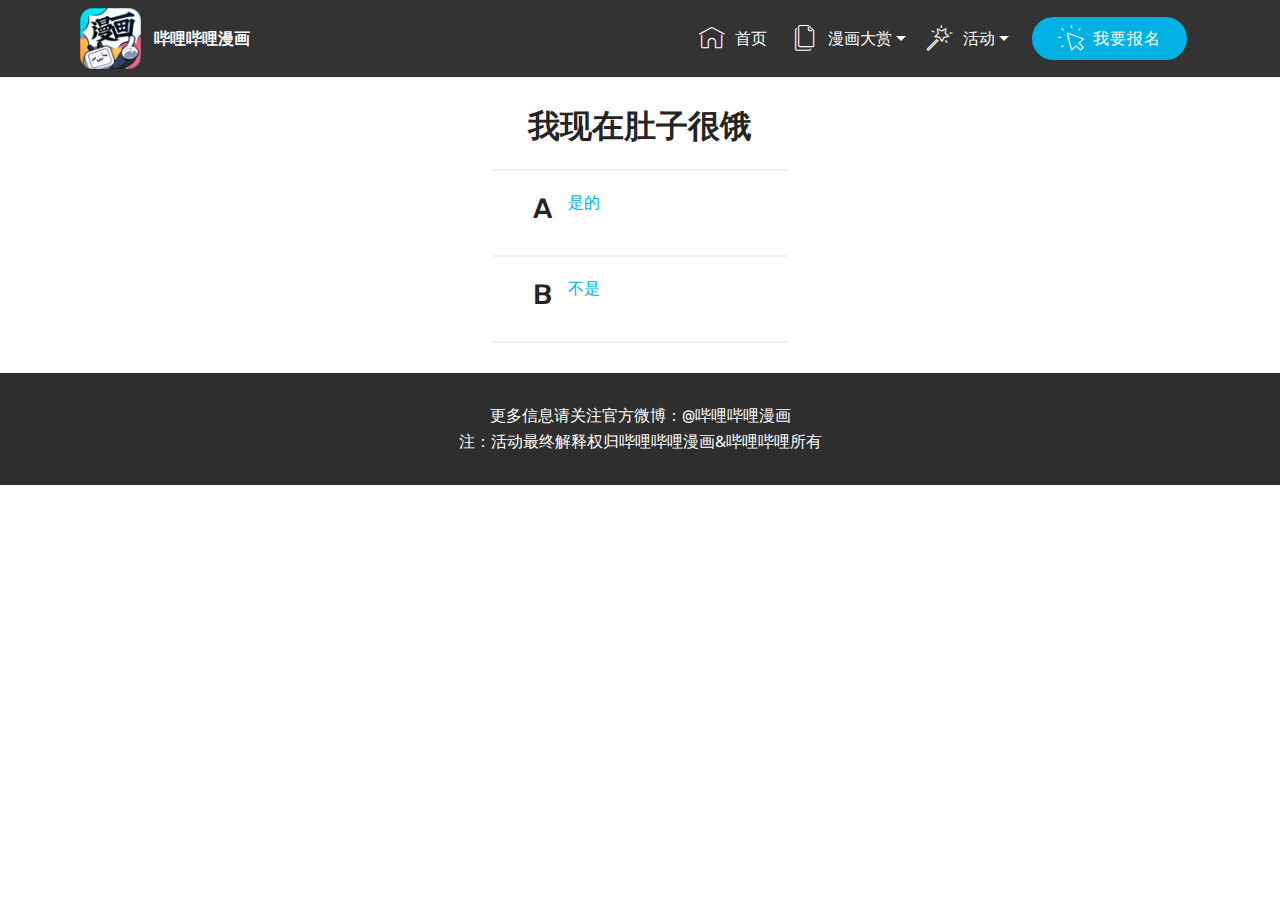
<file: page11.html>
<!DOCTYPE html>
<html  >
<head>
  <!-- Site made with Mobirise Website Builder v4.12.3, https://mobirise.com -->
  <meta charset="UTF-8">
  <meta http-equiv="X-UA-Compatible" content="IE=edge">
  <meta name="generator" content="Mobirise v4.12.3, mobirise.com">
  <meta name="viewport" content="width=device-width, initial-scale=1, minimum-scale=1">
  <link rel="shortcut icon" href="assets/images/0.png" type="image/x-icon">
  <meta name="description" content="Website Builder Description">
  
  
  <title>今天看什么-肚子（一般）</title>
  <link rel="stylesheet" href="assets/web/assets/mobirise-icons/mobirise-icons.css">
  <link rel="stylesheet" href="assets/bootstrap/css/bootstrap.min.css">
  <link rel="stylesheet" href="assets/bootstrap/css/bootstrap-grid.min.css">
  <link rel="stylesheet" href="assets/bootstrap/css/bootstrap-reboot.min.css">
  <link rel="stylesheet" href="assets/facebook-plugin/style.css">
  <link rel="stylesheet" href="assets/tether/tether.min.css">
  <link rel="stylesheet" href="assets/dropdown/css/style.css">
  <link rel="stylesheet" href="assets/theme/css/style.css">
  <link rel="preload" as="style" href="assets/mobirise/css/mbr-additional.css"><link rel="stylesheet" href="assets/mobirise/css/mbr-additional.css" type="text/css">
  
  
  
</head>
<body>
  <section class="menu cid-rYUGZEmoBL" once="menu" id="menu1-2x">

    

    <nav class="navbar navbar-expand beta-menu navbar-dropdown align-items-center navbar-fixed-top navbar-toggleable-sm">
        <button class="navbar-toggler navbar-toggler-right" type="button" data-toggle="collapse" data-target="#navbarSupportedContent" aria-controls="navbarSupportedContent" aria-expanded="false" aria-label="Toggle navigation">
            <div class="hamburger">
                <span></span>
                <span></span>
                <span></span>
                <span></span>
            </div>
        </button>
        <div class="menu-logo">
            <div class="navbar-brand">
                <span class="navbar-logo">
                    <a href="https://manga.bilibili.com/">
                         <img src="assets/images/0.png" alt="Mobirise" title="" style="height: 3.8rem;">
                    </a>
                </span>
                <span class="navbar-caption-wrap"><a class="navbar-caption text-white display-7" href="https://manga.bilibili.com/">
                        哔哩哔哩漫画</a></span>
            </div>
        </div>
        <div class="collapse navbar-collapse" id="navbarSupportedContent">
            <ul class="navbar-nav nav-dropdown" data-app-modern-menu="true"><li class="nav-item">
                    <a class="nav-link link text-white display-7" href="index.html#header2-3">
                        <span class="mbri-home mbr-iconfont mbr-iconfont-btn"></span>首页&nbsp;</a>
                </li>
                <li class="nav-item dropdown">
                    <a class="nav-link link text-white dropdown-toggle display-7" href="#top" data-toggle="dropdown-submenu" aria-expanded="false"><span class="mbri-pages mbr-iconfont mbr-iconfont-btn"></span>
                        
                        漫画大赏</a><div class="dropdown-menu"><a class="text-white dropdown-item display-7" href="page1.html#features11-d">漫画专属页面<br></a><a class="text-white dropdown-item display-7" href="page2.html#counters5-1x" aria-expanded="false">漫画推荐测测看</a></div>
                </li><li class="nav-item dropdown"><a class="nav-link link text-white dropdown-toggle display-7" href="#top" data-toggle="dropdown-submenu" aria-expanded="false"><span class="mbri-magic-stick mbr-iconfont mbr-iconfont-btn"></span>
                        
                        活动</a><div class="dropdown-menu"><a class="text-white dropdown-item display-7" href="page4.html#header1-15" aria-expanded="false">一起来应援！</a><a class="text-white dropdown-item display-7" href="page14.html#form1-35" aria-expanded="false">获奖作品竞猜</a></div></li></ul>
            <div class="navbar-buttons mbr-section-btn"><a class="btn btn-sm btn-primary display-7" href="page4.html#header1-15"><span class="mbri-cursor-click mbr-iconfont mbr-iconfont-btn"></span>
                    
                    我要报名</a></div>
        </div>
    </nav>
</section>

<section class="engine"><a href="https://mobirise.info/y">html site templates</a></section><section class="counters5 counters cid-rYUGZF16uW" id="counters5-2y">

    

    

    <div class="container pt-4 mt-2">
        <h2 class="mbr-section-title pb-3 align-center mbr-fonts-style display-4"><strong>我现在肚子很饿</strong></h2>
        
        <div class="row justify-content-center">
            <div class="cards-block">
                <div class="cards-container">
                    <div class="card px-3 align-left col-12">
                        <div class="panel-item p-4 d-flex">
                            <div class="card-img pr-3">
                                <h3 class="img-text d-flex align-items-center justify-content-center">A</h3>
                            </div>
                            <div class="card-text">
                                <h4 class="mbr-content-title mbr-bold mbr-fonts-style display-7"><a href="page5.html#features18-21">是的</a></h4>
                                
                            </div>
                        </div>
                    </div>
                    <div class="card px-3 align-left col-12">
                        <div class="panel-item p-4 d-flex">
                            <div class="card-img pr-3">
                                <h3 class="img-text d-flex align-items-center justify-content-center">B</h3>
                            </div>
                            <div class="card-text">
                                <h4 class="mbr-content-title mbr-bold mbr-fonts-style display-7"><a href="page6.html#counters5-26">不是</a></h4>
                                
                            </div>
                        </div>
                    </div>
                    
                    
                </div>
            </div>
        </div>
    </div>
</section>

<section once="footers" class="cid-rYUGZFOFuv" id="footer6-2z">

    

    

    <div class="container">
        <div class="media-container-row align-center mbr-white">
            <div class="col-12">
                <p class="mbr-text mb-0 mbr-fonts-style display-7">更多信息请关注官方微博：@哔哩哔哩漫画<br>注：活动最终解释权归哔哩哔哩漫画&amp;哔哩哔哩所有</p>
            </div>
        </div>
    </div>
</section>


  <script src="assets/web/assets/jquery/jquery.min.js"></script>
  <script src="assets/popper/popper.min.js"></script>
  <script src="assets/bootstrap/js/bootstrap.min.js"></script>
  <script src="https://connect.facebook.net/en_US/sdk.js#xfbml=1&version=v2.5"></script>
  <script src="https://apis.google.com/js/plusone.js"></script>
  <script src="assets/facebook-plugin/facebook-script.js"></script>
  <script src="assets/tether/tether.min.js"></script>
  <script src="assets/dropdown/js/nav-dropdown.js"></script>
  <script src="assets/dropdown/js/navbar-dropdown.js"></script>
  <script src="assets/touchswipe/jquery.touch-swipe.min.js"></script>
  <script src="assets/viewportchecker/jquery.viewportchecker.js"></script>
  <script src="assets/smoothscroll/smooth-scroll.js"></script>
  <script src="assets/theme/js/script.js"></script>
  
  
</body>
</html>
</file>
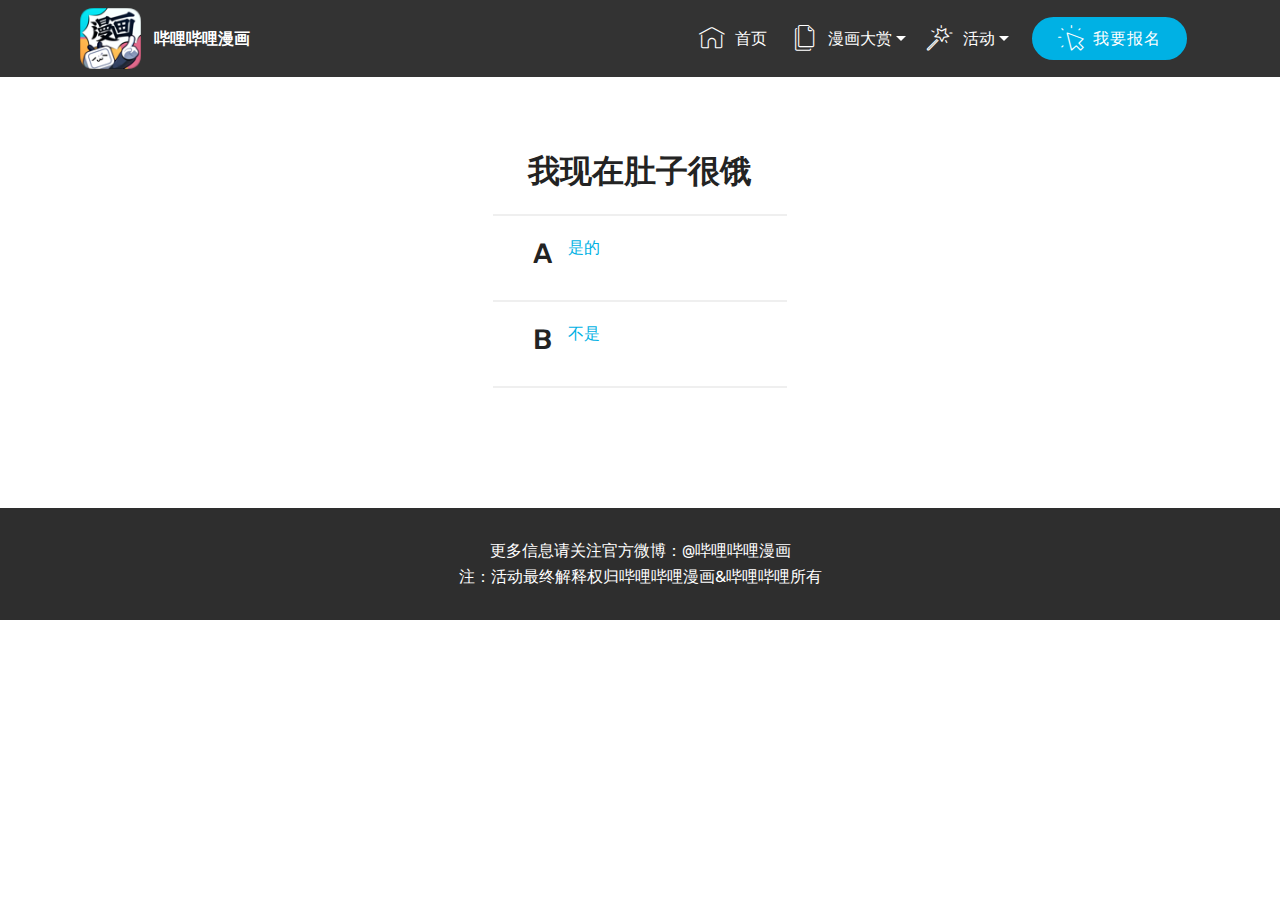
<file: page12.html>
<!DOCTYPE html>
<html  >
<head>
  <!-- Site made with Mobirise Website Builder v4.12.3, https://mobirise.com -->
  <meta charset="UTF-8">
  <meta http-equiv="X-UA-Compatible" content="IE=edge">
  <meta name="generator" content="Mobirise v4.12.3, mobirise.com">
  <meta name="viewport" content="width=device-width, initial-scale=1, minimum-scale=1">
  <link rel="shortcut icon" href="assets/images/0.png" type="image/x-icon">
  <meta name="description" content="Website Builder Description">
  
  
  <title>今天看什么-肚子（好）</title>
  <link rel="stylesheet" href="assets/web/assets/mobirise-icons/mobirise-icons.css">
  <link rel="stylesheet" href="assets/bootstrap/css/bootstrap.min.css">
  <link rel="stylesheet" href="assets/bootstrap/css/bootstrap-grid.min.css">
  <link rel="stylesheet" href="assets/bootstrap/css/bootstrap-reboot.min.css">
  <link rel="stylesheet" href="assets/facebook-plugin/style.css">
  <link rel="stylesheet" href="assets/tether/tether.min.css">
  <link rel="stylesheet" href="assets/dropdown/css/style.css">
  <link rel="stylesheet" href="assets/theme/css/style.css">
  <link rel="preload" as="style" href="assets/mobirise/css/mbr-additional.css"><link rel="stylesheet" href="assets/mobirise/css/mbr-additional.css" type="text/css">
  
  
  
</head>
<body>
  <section class="menu cid-rYUDmzOJMZ" once="menu" id="menu1-2i">

    

    <nav class="navbar navbar-expand beta-menu navbar-dropdown align-items-center navbar-fixed-top navbar-toggleable-sm">
        <button class="navbar-toggler navbar-toggler-right" type="button" data-toggle="collapse" data-target="#navbarSupportedContent" aria-controls="navbarSupportedContent" aria-expanded="false" aria-label="Toggle navigation">
            <div class="hamburger">
                <span></span>
                <span></span>
                <span></span>
                <span></span>
            </div>
        </button>
        <div class="menu-logo">
            <div class="navbar-brand">
                <span class="navbar-logo">
                    <a href="https://manga.bilibili.com/">
                         <img src="assets/images/0.png" alt="Mobirise" title="" style="height: 3.8rem;">
                    </a>
                </span>
                <span class="navbar-caption-wrap"><a class="navbar-caption text-white display-7" href="https://manga.bilibili.com/">
                        哔哩哔哩漫画</a></span>
            </div>
        </div>
        <div class="collapse navbar-collapse" id="navbarSupportedContent">
            <ul class="navbar-nav nav-dropdown" data-app-modern-menu="true"><li class="nav-item">
                    <a class="nav-link link text-white display-7" href="index.html#header2-3">
                        <span class="mbri-home mbr-iconfont mbr-iconfont-btn"></span>首页&nbsp;</a>
                </li>
                <li class="nav-item dropdown">
                    <a class="nav-link link text-white dropdown-toggle display-7" href="#top" data-toggle="dropdown-submenu" aria-expanded="false"><span class="mbri-pages mbr-iconfont mbr-iconfont-btn"></span>
                        
                        漫画大赏</a><div class="dropdown-menu"><a class="text-white dropdown-item display-7" href="page1.html#features11-d">漫画专属页面<br></a><a class="text-white dropdown-item display-7" href="page2.html#counters5-1x" aria-expanded="false">漫画推荐测测看</a></div>
                </li><li class="nav-item dropdown"><a class="nav-link link text-white dropdown-toggle display-7" href="#top" data-toggle="dropdown-submenu" aria-expanded="false"><span class="mbri-magic-stick mbr-iconfont mbr-iconfont-btn"></span>
                        
                        活动</a><div class="dropdown-menu"><a class="text-white dropdown-item display-7" href="page4.html#header1-15" aria-expanded="false">一起来应援！</a><a class="text-white dropdown-item display-7" href="page14.html#form1-35" aria-expanded="false">获奖作品竞猜</a></div></li></ul>
            <div class="navbar-buttons mbr-section-btn"><a class="btn btn-sm btn-primary display-7" href="page4.html#header1-15"><span class="mbri-cursor-click mbr-iconfont mbr-iconfont-btn"></span>
                    
                    我要报名</a></div>
        </div>
    </nav>
</section>

<section class="engine"><a href="https://mobirise.info/x">free css templates</a></section><section class="counters5 counters cid-rYUDmAEeu4" id="counters5-2j">

    

    

    <div class="container pt-4 mt-2">
        <h2 class="mbr-section-title pb-3 align-center mbr-fonts-style display-4"><strong>我现在肚子很饿</strong></h2>
        
        <div class="row justify-content-center">
            <div class="cards-block">
                <div class="cards-container">
                    <div class="card px-3 align-left col-12">
                        <div class="panel-item p-4 d-flex">
                            <div class="card-img pr-3">
                                <h3 class="img-text d-flex align-items-center justify-content-center">A</h3>
                            </div>
                            <div class="card-text">
                                <h4 class="mbr-content-title mbr-bold mbr-fonts-style display-7"><a href="page5.html#features18-21">是的</a></h4>
                                
                            </div>
                        </div>
                    </div>
                    <div class="card px-3 align-left col-12">
                        <div class="panel-item p-4 d-flex">
                            <div class="card-img pr-3">
                                <h3 class="img-text d-flex align-items-center justify-content-center">B</h3>
                            </div>
                            <div class="card-text">
                                <h4 class="mbr-content-title mbr-bold mbr-fonts-style display-7"><a href="page6.html#counters5-26">不是</a></h4>
                                
                            </div>
                        </div>
                    </div>
                    
                    
                </div>
            </div>
        </div>
    </div>
</section>

<section once="footers" class="cid-rYUDmBtmUX" id="footer6-2k">

    

    

    <div class="container">
        <div class="media-container-row align-center mbr-white">
            <div class="col-12">
                <p class="mbr-text mb-0 mbr-fonts-style display-7">更多信息请关注官方微博：@哔哩哔哩漫画<br>注：活动最终解释权归哔哩哔哩漫画&amp;哔哩哔哩所有</p>
            </div>
        </div>
    </div>
</section>


  <script src="assets/web/assets/jquery/jquery.min.js"></script>
  <script src="assets/popper/popper.min.js"></script>
  <script src="assets/bootstrap/js/bootstrap.min.js"></script>
  <script src="https://connect.facebook.net/en_US/sdk.js#xfbml=1&version=v2.5"></script>
  <script src="https://apis.google.com/js/plusone.js"></script>
  <script src="assets/facebook-plugin/facebook-script.js"></script>
  <script src="assets/tether/tether.min.js"></script>
  <script src="assets/dropdown/js/nav-dropdown.js"></script>
  <script src="assets/dropdown/js/navbar-dropdown.js"></script>
  <script src="assets/touchswipe/jquery.touch-swipe.min.js"></script>
  <script src="assets/viewportchecker/jquery.viewportchecker.js"></script>
  <script src="assets/smoothscroll/smooth-scroll.js"></script>
  <script src="assets/theme/js/script.js"></script>
  
  
</body>
</html>
</file>
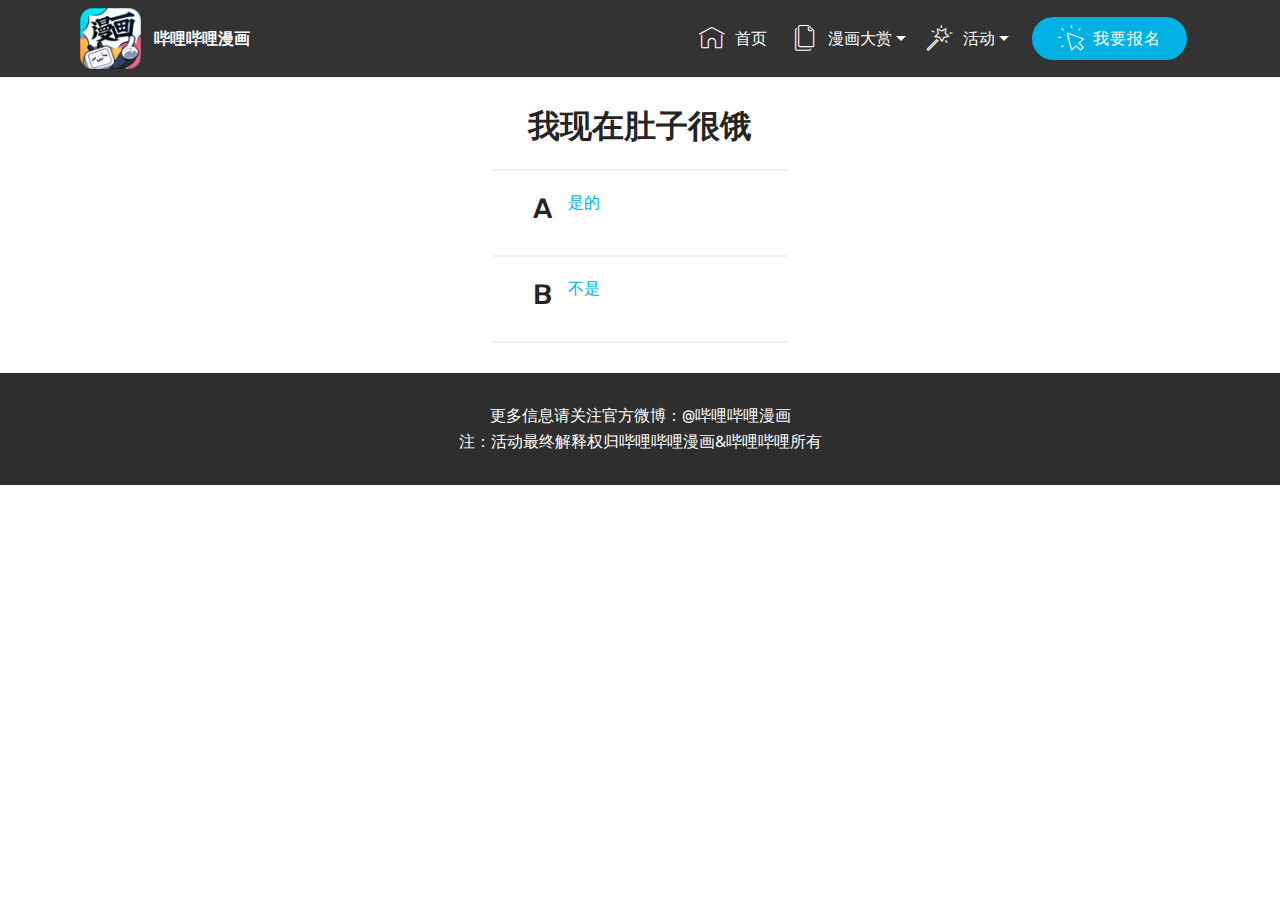
<file: page13.html>
<!DOCTYPE html>
<html  >
<head>
  <!-- Site made with Mobirise Website Builder v4.12.3, https://mobirise.com -->
  <meta charset="UTF-8">
  <meta http-equiv="X-UA-Compatible" content="IE=edge">
  <meta name="generator" content="Mobirise v4.12.3, mobirise.com">
  <meta name="viewport" content="width=device-width, initial-scale=1, minimum-scale=1">
  <link rel="shortcut icon" href="assets/images/0.png" type="image/x-icon">
  <meta name="description" content="Website Builder Description">
  
  
  <title>今天看什么-肚子（坏）</title>
  <link rel="stylesheet" href="assets/web/assets/mobirise-icons/mobirise-icons.css">
  <link rel="stylesheet" href="assets/bootstrap/css/bootstrap.min.css">
  <link rel="stylesheet" href="assets/bootstrap/css/bootstrap-grid.min.css">
  <link rel="stylesheet" href="assets/bootstrap/css/bootstrap-reboot.min.css">
  <link rel="stylesheet" href="assets/facebook-plugin/style.css">
  <link rel="stylesheet" href="assets/tether/tether.min.css">
  <link rel="stylesheet" href="assets/dropdown/css/style.css">
  <link rel="stylesheet" href="assets/theme/css/style.css">
  <link rel="preload" as="style" href="assets/mobirise/css/mbr-additional.css"><link rel="stylesheet" href="assets/mobirise/css/mbr-additional.css" type="text/css">
  
  
  
</head>
<body>
  <section class="menu cid-rYUH0nGLON" once="menu" id="menu1-30">

    

    <nav class="navbar navbar-expand beta-menu navbar-dropdown align-items-center navbar-fixed-top navbar-toggleable-sm">
        <button class="navbar-toggler navbar-toggler-right" type="button" data-toggle="collapse" data-target="#navbarSupportedContent" aria-controls="navbarSupportedContent" aria-expanded="false" aria-label="Toggle navigation">
            <div class="hamburger">
                <span></span>
                <span></span>
                <span></span>
                <span></span>
            </div>
        </button>
        <div class="menu-logo">
            <div class="navbar-brand">
                <span class="navbar-logo">
                    <a href="https://manga.bilibili.com/">
                         <img src="assets/images/0.png" alt="Mobirise" title="" style="height: 3.8rem;">
                    </a>
                </span>
                <span class="navbar-caption-wrap"><a class="navbar-caption text-white display-7" href="https://manga.bilibili.com/">
                        哔哩哔哩漫画</a></span>
            </div>
        </div>
        <div class="collapse navbar-collapse" id="navbarSupportedContent">
            <ul class="navbar-nav nav-dropdown" data-app-modern-menu="true"><li class="nav-item">
                    <a class="nav-link link text-white display-7" href="index.html#header2-3">
                        <span class="mbri-home mbr-iconfont mbr-iconfont-btn"></span>首页&nbsp;</a>
                </li>
                <li class="nav-item dropdown">
                    <a class="nav-link link text-white dropdown-toggle display-7" href="#top" data-toggle="dropdown-submenu" aria-expanded="false"><span class="mbri-pages mbr-iconfont mbr-iconfont-btn"></span>
                        
                        漫画大赏</a><div class="dropdown-menu"><a class="text-white dropdown-item display-7" href="page1.html#features11-d">漫画专属页面<br></a><a class="text-white dropdown-item display-7" href="page2.html#counters5-1x" aria-expanded="false">漫画推荐测测看</a></div>
                </li><li class="nav-item dropdown"><a class="nav-link link text-white dropdown-toggle display-7" href="#top" data-toggle="dropdown-submenu" aria-expanded="false"><span class="mbri-magic-stick mbr-iconfont mbr-iconfont-btn"></span>
                        
                        活动</a><div class="dropdown-menu"><a class="text-white dropdown-item display-7" href="page4.html#header1-15" aria-expanded="false">一起来应援！</a><a class="text-white dropdown-item display-7" href="page14.html#form1-35" aria-expanded="false">获奖作品竞猜</a></div></li></ul>
            <div class="navbar-buttons mbr-section-btn"><a class="btn btn-sm btn-primary display-7" href="page4.html#header1-15"><span class="mbri-cursor-click mbr-iconfont mbr-iconfont-btn"></span>
                    
                    我要报名</a></div>
        </div>
    </nav>
</section>

<section class="engine"><a href="https://mobirise.info/k">develop free website</a></section><section class="counters5 counters cid-rYUH0oo5gm" id="counters5-31">

    

    

    <div class="container pt-4 mt-2">
        <h2 class="mbr-section-title pb-3 align-center mbr-fonts-style display-4"><strong>我现在肚子很饿</strong></h2>
        
        <div class="row justify-content-center">
            <div class="cards-block">
                <div class="cards-container">
                    <div class="card px-3 align-left col-12">
                        <div class="panel-item p-4 d-flex">
                            <div class="card-img pr-3">
                                <h3 class="img-text d-flex align-items-center justify-content-center">A</h3>
                            </div>
                            <div class="card-text">
                                <h4 class="mbr-content-title mbr-bold mbr-fonts-style display-7"><a href="page9.html#features18-2d">是的</a></h4>
                                
                            </div>
                        </div>
                    </div>
                    <div class="card px-3 align-left col-12">
                        <div class="panel-item p-4 d-flex">
                            <div class="card-img pr-3">
                                <h3 class="img-text d-flex align-items-center justify-content-center">B</h3>
                            </div>
                            <div class="card-text">
                                <h4 class="mbr-content-title mbr-bold mbr-fonts-style display-7"><a href="page6.html#counters5-26">不是</a></h4>
                                
                            </div>
                        </div>
                    </div>
                    
                    
                </div>
            </div>
        </div>
    </div>
</section>

<section once="footers" class="cid-rYUH0p6LZ1" id="footer6-32">

    

    

    <div class="container">
        <div class="media-container-row align-center mbr-white">
            <div class="col-12">
                <p class="mbr-text mb-0 mbr-fonts-style display-7">更多信息请关注官方微博：@哔哩哔哩漫画<br>注：活动最终解释权归哔哩哔哩漫画&amp;哔哩哔哩所有</p>
            </div>
        </div>
    </div>
</section>


  <script src="assets/web/assets/jquery/jquery.min.js"></script>
  <script src="assets/popper/popper.min.js"></script>
  <script src="assets/bootstrap/js/bootstrap.min.js"></script>
  <script src="https://connect.facebook.net/en_US/sdk.js#xfbml=1&version=v2.5"></script>
  <script src="https://apis.google.com/js/plusone.js"></script>
  <script src="assets/facebook-plugin/facebook-script.js"></script>
  <script src="assets/tether/tether.min.js"></script>
  <script src="assets/dropdown/js/nav-dropdown.js"></script>
  <script src="assets/dropdown/js/navbar-dropdown.js"></script>
  <script src="assets/touchswipe/jquery.touch-swipe.min.js"></script>
  <script src="assets/viewportchecker/jquery.viewportchecker.js"></script>
  <script src="assets/smoothscroll/smooth-scroll.js"></script>
  <script src="assets/theme/js/script.js"></script>
  
  
</body>
</html>
</file>
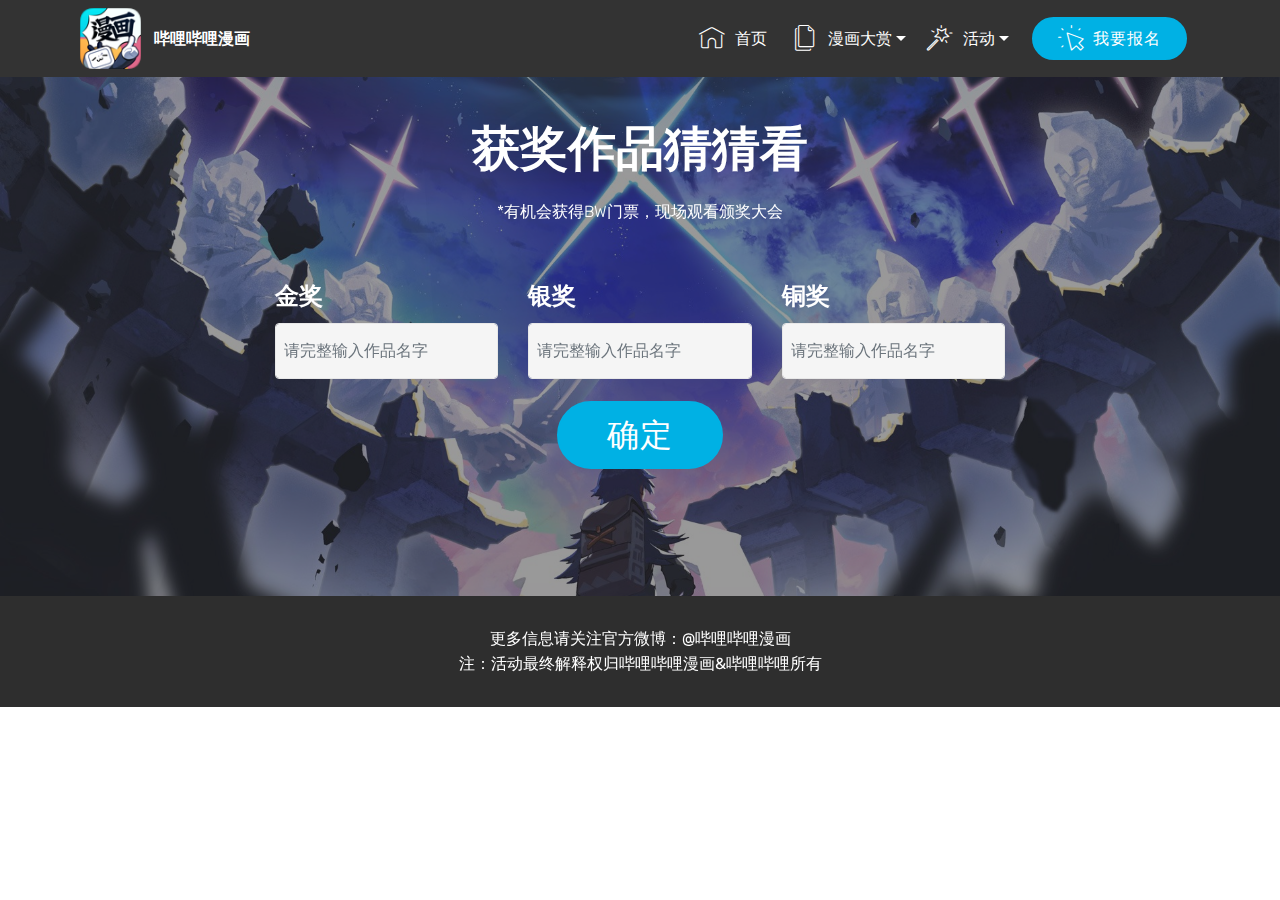
<file: page14.html>
<!DOCTYPE html>
<html  >
<head>
  <!-- Site made with Mobirise Website Builder v4.12.3, https://mobirise.com -->
  <meta charset="UTF-8">
  <meta http-equiv="X-UA-Compatible" content="IE=edge">
  <meta name="generator" content="Mobirise v4.12.3, mobirise.com">
  <meta name="viewport" content="width=device-width, initial-scale=1, minimum-scale=1">
  <link rel="shortcut icon" href="assets/images/0.png" type="image/x-icon">
  <meta name="description" content="Web Site Creator Description">
  
  
  <title>获奖作品竞猜</title>
  <link rel="stylesheet" href="assets/web/assets/mobirise-icons/mobirise-icons.css">
  <link rel="stylesheet" href="assets/facebook-plugin/style.css">
  <link rel="stylesheet" href="assets/bootstrap/css/bootstrap.min.css">
  <link rel="stylesheet" href="assets/bootstrap/css/bootstrap-grid.min.css">
  <link rel="stylesheet" href="assets/bootstrap/css/bootstrap-reboot.min.css">
  <link rel="stylesheet" href="assets/dropdown/css/style.css">
  <link rel="stylesheet" href="assets/tether/tether.min.css">
  <link rel="stylesheet" href="assets/theme/css/style.css">
  <link rel="preload" as="style" href="assets/mobirise/css/mbr-additional.css"><link rel="stylesheet" href="assets/mobirise/css/mbr-additional.css" type="text/css">
  
  
  
</head>
<body>
  <section class="menu cid-rYNL0utnYw" once="menu" id="menu1-33">

    

    <nav class="navbar navbar-expand beta-menu navbar-dropdown align-items-center navbar-fixed-top navbar-toggleable-sm">
        <button class="navbar-toggler navbar-toggler-right" type="button" data-toggle="collapse" data-target="#navbarSupportedContent" aria-controls="navbarSupportedContent" aria-expanded="false" aria-label="Toggle navigation">
            <div class="hamburger">
                <span></span>
                <span></span>
                <span></span>
                <span></span>
            </div>
        </button>
        <div class="menu-logo">
            <div class="navbar-brand">
                <span class="navbar-logo">
                    <a href="https://manga.bilibili.com/">
                         <img src="assets/images/0.png" alt="Mobirise" title="" style="height: 3.8rem;">
                    </a>
                </span>
                <span class="navbar-caption-wrap"><a class="navbar-caption text-white display-7" href="https://manga.bilibili.com/">
                        哔哩哔哩漫画</a></span>
            </div>
        </div>
        <div class="collapse navbar-collapse" id="navbarSupportedContent">
            <ul class="navbar-nav nav-dropdown" data-app-modern-menu="true"><li class="nav-item">
                    <a class="nav-link link text-white display-7" href="index.html#header2-3">
                        <span class="mbri-home mbr-iconfont mbr-iconfont-btn"></span>首页&nbsp;</a>
                </li>
                <li class="nav-item dropdown">
                    <a class="nav-link link text-white dropdown-toggle display-7" href="#top" data-toggle="dropdown-submenu" aria-expanded="false"><span class="mbri-pages mbr-iconfont mbr-iconfont-btn"></span>
                        
                        漫画大赏</a><div class="dropdown-menu"><a class="text-white dropdown-item display-7" href="page1.html#features11-d">漫画专属页面<br></a><a class="text-white dropdown-item display-7" href="page2.html#counters5-1x" aria-expanded="false">漫画推荐测测看</a></div>
                </li><li class="nav-item dropdown"><a class="nav-link link text-white dropdown-toggle display-7" href="#top" data-toggle="dropdown-submenu" aria-expanded="false"><span class="mbri-magic-stick mbr-iconfont mbr-iconfont-btn"></span>
                        
                        活动</a><div class="dropdown-menu"><a class="text-white dropdown-item display-7" href="page4.html#header1-15" aria-expanded="false">一起来应援！</a><a class="text-white dropdown-item display-7" href="page14.html#form1-35" aria-expanded="false">获奖作品竞猜</a></div></li></ul>
            <div class="navbar-buttons mbr-section-btn"><a class="btn btn-sm btn-primary display-7" href="page4.html#header1-15"><span class="mbri-cursor-click mbr-iconfont mbr-iconfont-btn"></span>
                    
                    我要报名</a></div>
        </div>
    </nav>
</section>

<section class="engine"><a href="https://mobirise.info/c">free site builder</a></section><section class="mbr-section form1 cid-rYUKUtVhvS mbr-parallax-background" id="form1-35">

    

    <div class="mbr-overlay" style="opacity: 0.5; background-color: rgb(51, 51, 51);">
    </div>
    <div class="container">
        <div class="row justify-content-center">
            <div class="title col-12 col-lg-8">
                <h2 class="mbr-section-title align-center pb-3 mbr-fonts-style display-2"><strong>
                    获奖作品猜猜看</strong></h2>
                <h3 class="mbr-section-subtitle align-center mbr-light pb-3 mbr-fonts-style display-7">*有机会获得BW门票，现场观看颁奖大会</h3>
            </div>
        </div>
    </div>
    <div class="container">
        <div class="row justify-content-center">
            <div class="media-container-column col-lg-8" data-form-type="formoid">
                <!---Formbuilder Form--->
                <form action="https://mobirise.com/" method="POST" class="mbr-form form-with-styler" data-form-title="Mobirise Form"><input type="hidden" name="email" data-form-email="true" value="jRvCxB3eafN9W1DJBcnHyd0jSR1/UJTMTpGAss65JQBetrodYvlnByahjip5rDrmwKTKUObIt4OkG9UyNSvtWlklkJH9H/1RDRULcIooH/6MIiJff7cd1VO2LVi+Af4N">
                    <div class="row">
                        <div hidden="hidden" data-form-alert="" class="alert alert-success col-12">已提交！</div>
                        <div hidden="hidden" data-form-alert-danger="" class="alert alert-danger col-12">
                        </div>
                    </div>
                    <div class="dragArea row">
                        <div class="col-md-4  form-group" data-for="name">
                            <label for="name-form1-35" class="form-control-label mbr-fonts-style display-5"><strong>金奖</strong></label>
                            <input type="text" name="name" data-form-field="Name" required="required" class="form-control display-7" placeholder="请完整输入作品名字" id="name-form1-35">
                        </div>
                        <div class="col-md-4  form-group" data-for="email">
                            <label for="email-form1-35" class="form-control-label mbr-fonts-style display-5"><strong>银奖</strong></label>
                            <input type="email" name="email" data-form-field="Email" required="required" class="form-control display-7" placeholder="请完整输入作品名字" id="email-form1-35">
                        </div>
                        <div data-for="phone" class="col-md-4  form-group">
                            <label for="phone-form1-35" class="form-control-label mbr-fonts-style display-5"><strong>铜奖</strong></label>
                            <input type="tel" name="phone" data-form-field="Phone" class="form-control display-7" placeholder="请完整输入作品名字" id="phone-form1-35">
                        </div>
                        
                        <div class="col-md-12 input-group-btn align-center"><button type="submit" class="btn btn-primary btn-form display-4">确定</button></div>
                    </div>
                </form><!---Formbuilder Form--->
            </div>
        </div>
    </div>
</section>

<section once="footers" class="cid-rYOrnRBv0p" id="footer6-34">

    

    

    <div class="container">
        <div class="media-container-row align-center mbr-white">
            <div class="col-12">
                <p class="mbr-text mb-0 mbr-fonts-style display-7">更多信息请关注官方微博：@哔哩哔哩漫画<br>注：活动最终解释权归哔哩哔哩漫画&amp;哔哩哔哩所有</p>
            </div>
        </div>
    </div>
</section>


  <script src="assets/web/assets/jquery/jquery.min.js"></script>
  <script src="assets/popper/popper.min.js"></script>
  <script src="https://connect.facebook.net/en_US/sdk.js#xfbml=1&version=v2.5"></script>
  <script src="https://apis.google.com/js/plusone.js"></script>
  <script src="assets/facebook-plugin/facebook-script.js"></script>
  <script src="assets/bootstrap/js/bootstrap.min.js"></script>
  <script src="assets/smoothscroll/smooth-scroll.js"></script>
  <script src="assets/dropdown/js/nav-dropdown.js"></script>
  <script src="assets/dropdown/js/navbar-dropdown.js"></script>
  <script src="assets/touchswipe/jquery.touch-swipe.min.js"></script>
  <script src="assets/parallax/jarallax.min.js"></script>
  <script src="assets/tether/tether.min.js"></script>
  <script src="assets/theme/js/script.js"></script>
  <script src="assets/formoid/formoid.min.js"></script>
  
  
</body>
</html>
</file>
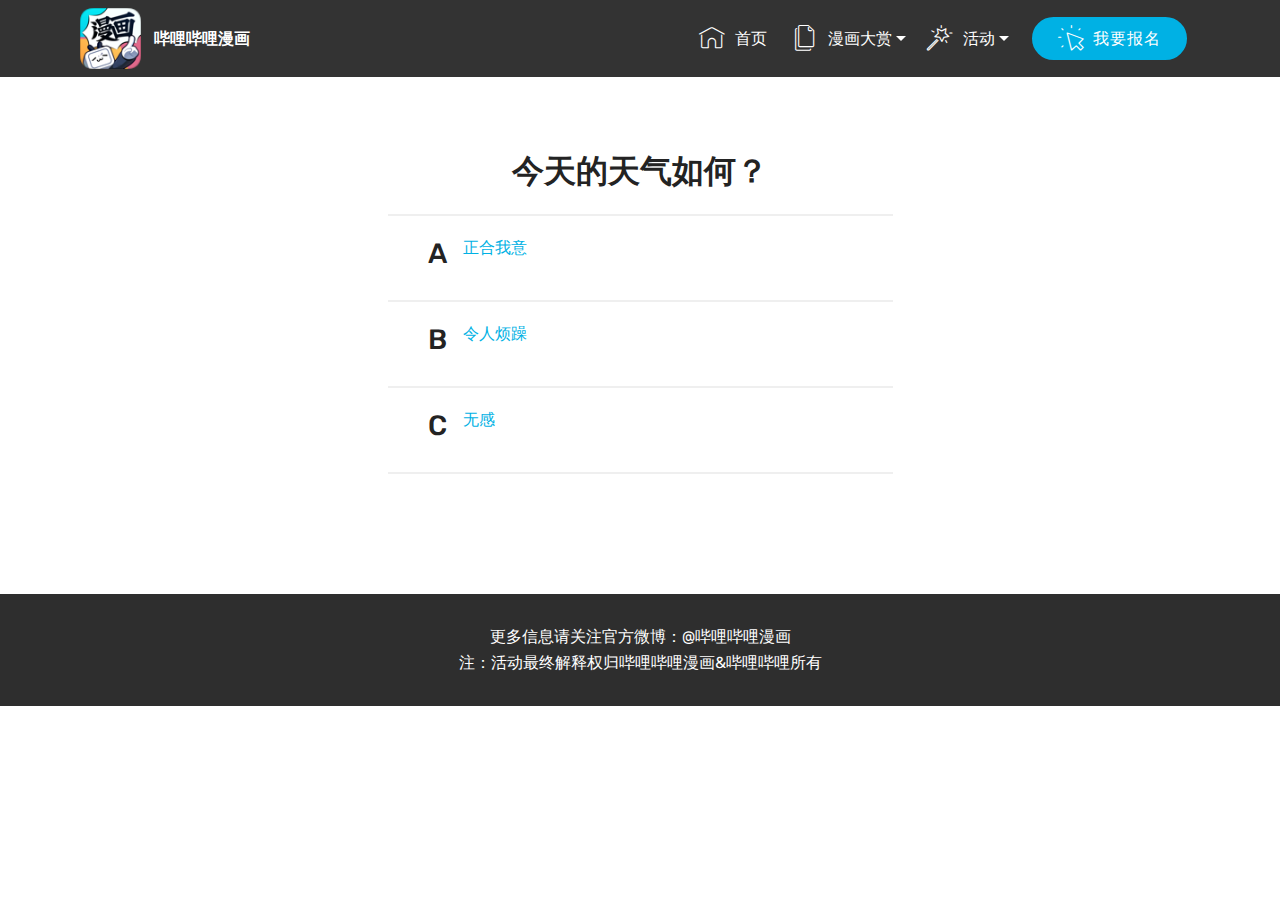
<file: page2.html>
<!DOCTYPE html>
<html  >
<head>
  <!-- Site made with Mobirise Website Builder v4.12.3, https://mobirise.com -->
  <meta charset="UTF-8">
  <meta http-equiv="X-UA-Compatible" content="IE=edge">
  <meta name="generator" content="Mobirise v4.12.3, mobirise.com">
  <meta name="viewport" content="width=device-width, initial-scale=1, minimum-scale=1">
  <link rel="shortcut icon" href="assets/images/0.png" type="image/x-icon">
  <meta name="description" content="Web Builder Description">
  
  
  <title>今天看什么-天气</title>
  <link rel="stylesheet" href="assets/web/assets/mobirise-icons/mobirise-icons.css">
  <link rel="stylesheet" href="assets/bootstrap/css/bootstrap.min.css">
  <link rel="stylesheet" href="assets/bootstrap/css/bootstrap-grid.min.css">
  <link rel="stylesheet" href="assets/bootstrap/css/bootstrap-reboot.min.css">
  <link rel="stylesheet" href="assets/facebook-plugin/style.css">
  <link rel="stylesheet" href="assets/tether/tether.min.css">
  <link rel="stylesheet" href="assets/dropdown/css/style.css">
  <link rel="stylesheet" href="assets/theme/css/style.css">
  <link rel="preload" as="style" href="assets/mobirise/css/mbr-additional.css"><link rel="stylesheet" href="assets/mobirise/css/mbr-additional.css" type="text/css">
  
  
  
</head>
<body>
  <section class="counters5 counters cid-rYUdpxG51s" id="counters5-1x">

    

    

    <div class="container pt-4 mt-2">
        <h2 class="mbr-section-title pb-3 align-center mbr-fonts-style display-4"><strong>今天的天气如何？</strong></h2>
        
        <div class="row justify-content-center">
            <div class="cards-block">
                <div class="cards-container">
                    <div class="card px-3 align-left col-12">
                        <div class="panel-item p-4 d-flex">
                            <div class="card-img pr-3">
                                <h3 class="img-text d-flex align-items-center justify-content-center">A</h3>
                            </div>
                            <div class="card-text">
                                <h4 class="mbr-content-title mbr-bold mbr-fonts-style display-7"><a href="page12.html#counters5-2j">正合我意</a></h4>
                                
                            </div>
                        </div>
                    </div>
                    <div class="card px-3 align-left col-12">
                        <div class="panel-item p-4 d-flex">
                            <div class="card-img pr-3">
                                <h3 class="img-text d-flex align-items-center justify-content-center">B</h3>
                            </div>
                            <div class="card-text">
                                <h4 class="mbr-content-title mbr-bold mbr-fonts-style display-7"><a href="page13.html#counters5-31">令人烦躁</a></h4>
                                
                            </div>
                        </div>
                    </div>
                    <div class="card px-3 align-left col-12">
                        <div class="panel-item p-4 d-flex">
                            <div class="card-img pr-3">
                                <h3 class="img-text d-flex align-items-center justify-content-center">C</h3>
                            </div>
                            <div class="card-text">
                                <h4 class="mbr-content-title mbr-bold mbr-fonts-style display-7"><a href="page11.html#counters5-2y">无感</a></h4>
                                
                            </div>
                        </div>
                    </div>
                    
                </div>
            </div>
        </div>
    </div>
</section>

<section class="engine"><a href="https://mobirise.info/k">how to develop own website</a></section><section class="menu cid-rYNL0utnYw" once="menu" id="menu1-4">

    

    <nav class="navbar navbar-expand beta-menu navbar-dropdown align-items-center navbar-fixed-top navbar-toggleable-sm">
        <button class="navbar-toggler navbar-toggler-right" type="button" data-toggle="collapse" data-target="#navbarSupportedContent" aria-controls="navbarSupportedContent" aria-expanded="false" aria-label="Toggle navigation">
            <div class="hamburger">
                <span></span>
                <span></span>
                <span></span>
                <span></span>
            </div>
        </button>
        <div class="menu-logo">
            <div class="navbar-brand">
                <span class="navbar-logo">
                    <a href="https://manga.bilibili.com/">
                         <img src="assets/images/0.png" alt="Mobirise" title="" style="height: 3.8rem;">
                    </a>
                </span>
                <span class="navbar-caption-wrap"><a class="navbar-caption text-white display-7" href="https://manga.bilibili.com/">
                        哔哩哔哩漫画</a></span>
            </div>
        </div>
        <div class="collapse navbar-collapse" id="navbarSupportedContent">
            <ul class="navbar-nav nav-dropdown" data-app-modern-menu="true"><li class="nav-item">
                    <a class="nav-link link text-white display-7" href="index.html#header2-3">
                        <span class="mbri-home mbr-iconfont mbr-iconfont-btn"></span>首页&nbsp;</a>
                </li>
                <li class="nav-item dropdown">
                    <a class="nav-link link text-white dropdown-toggle display-7" href="#top" data-toggle="dropdown-submenu" aria-expanded="false"><span class="mbri-pages mbr-iconfont mbr-iconfont-btn"></span>
                        
                        漫画大赏</a><div class="dropdown-menu"><a class="text-white dropdown-item display-7" href="page1.html#features11-d">漫画专属页面<br></a><a class="text-white dropdown-item display-7" href="page2.html#counters5-1x" aria-expanded="false">漫画推荐测测看</a></div>
                </li><li class="nav-item dropdown"><a class="nav-link link text-white dropdown-toggle display-7" href="#top" data-toggle="dropdown-submenu" aria-expanded="false"><span class="mbri-magic-stick mbr-iconfont mbr-iconfont-btn"></span>
                        
                        活动</a><div class="dropdown-menu"><a class="text-white dropdown-item display-7" href="page4.html#header1-15" aria-expanded="false">一起来应援！</a><a class="text-white dropdown-item display-7" href="page14.html#form1-35" aria-expanded="false">获奖作品竞猜</a></div></li></ul>
            <div class="navbar-buttons mbr-section-btn"><a class="btn btn-sm btn-primary display-7" href="page4.html#header1-15"><span class="mbri-cursor-click mbr-iconfont mbr-iconfont-btn"></span>
                    
                    我要报名</a></div>
        </div>
    </nav>
</section>

<section once="footers" class="cid-rYOrnRBv0p" id="footer6-h">

    

    

    <div class="container">
        <div class="media-container-row align-center mbr-white">
            <div class="col-12">
                <p class="mbr-text mb-0 mbr-fonts-style display-7">更多信息请关注官方微博：@哔哩哔哩漫画<br>注：活动最终解释权归哔哩哔哩漫画&amp;哔哩哔哩所有</p>
            </div>
        </div>
    </div>
</section>


  <script src="assets/web/assets/jquery/jquery.min.js"></script>
  <script src="assets/popper/popper.min.js"></script>
  <script src="assets/bootstrap/js/bootstrap.min.js"></script>
  <script src="https://connect.facebook.net/en_US/sdk.js#xfbml=1&version=v2.5"></script>
  <script src="https://apis.google.com/js/plusone.js"></script>
  <script src="assets/facebook-plugin/facebook-script.js"></script>
  <script src="assets/tether/tether.min.js"></script>
  <script src="assets/viewportchecker/jquery.viewportchecker.js"></script>
  <script src="assets/dropdown/js/nav-dropdown.js"></script>
  <script src="assets/dropdown/js/navbar-dropdown.js"></script>
  <script src="assets/touchswipe/jquery.touch-swipe.min.js"></script>
  <script src="assets/smoothscroll/smooth-scroll.js"></script>
  <script src="assets/theme/js/script.js"></script>
  
  
</body>
</html>
</file>
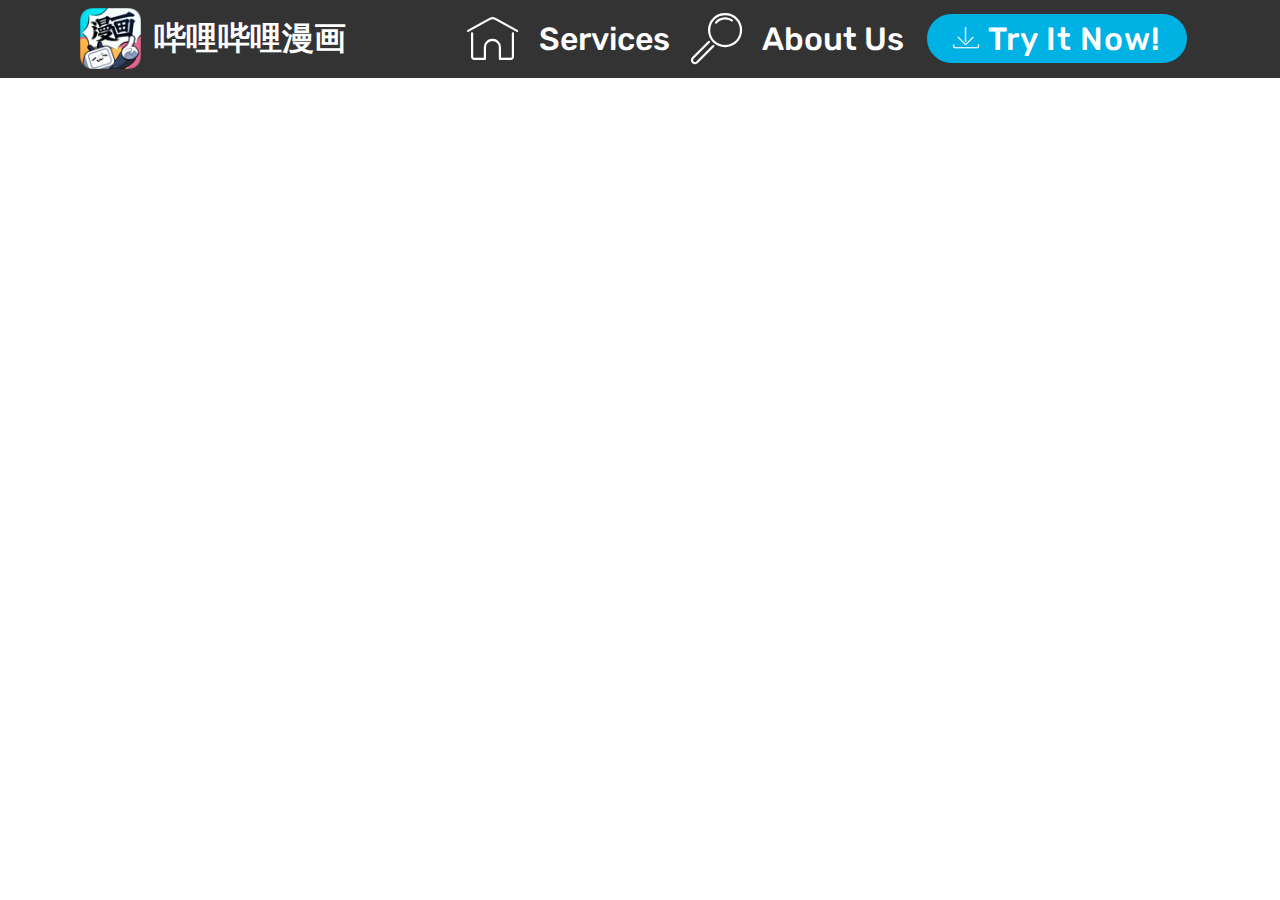
<file: page3.html>
<!DOCTYPE html>
<html  >
<head>
  <!-- Site made with Mobirise Website Builder v4.12.3, https://mobirise.com -->
  <meta charset="UTF-8">
  <meta http-equiv="X-UA-Compatible" content="IE=edge">
  <meta name="generator" content="Mobirise v4.12.3, mobirise.com">
  <meta name="viewport" content="width=device-width, initial-scale=1, minimum-scale=1">
  <link rel="shortcut icon" href="assets/images/0.png" type="image/x-icon">
  <meta name="description" content="Site Creator Description">
  
  
  <title>Page 3</title>
  <link rel="stylesheet" href="assets/web/assets/mobirise-icons/mobirise-icons.css">
  <link rel="stylesheet" href="assets/bootstrap/css/bootstrap.min.css">
  <link rel="stylesheet" href="assets/bootstrap/css/bootstrap-grid.min.css">
  <link rel="stylesheet" href="assets/bootstrap/css/bootstrap-reboot.min.css">
  <link rel="stylesheet" href="assets/tether/tether.min.css">
  <link rel="stylesheet" href="assets/dropdown/css/style.css">
  <link rel="stylesheet" href="assets/theme/css/style.css">
  <link rel="preload" as="style" href="assets/mobirise/css/mbr-additional.css"><link rel="stylesheet" href="assets/mobirise/css/mbr-additional.css" type="text/css">
  
  
  
</head>
<body>
  <section class="menu cid-rYNL0utnYw" once="menu" id="menu1-4">

    

    <nav class="navbar navbar-expand beta-menu navbar-dropdown align-items-center navbar-fixed-top navbar-toggleable-sm">
        <button class="navbar-toggler navbar-toggler-right" type="button" data-toggle="collapse" data-target="#navbarSupportedContent" aria-controls="navbarSupportedContent" aria-expanded="false" aria-label="Toggle navigation">
            <div class="hamburger">
                <span></span>
                <span></span>
                <span></span>
                <span></span>
            </div>
        </button>
        <div class="menu-logo">
            <div class="navbar-brand">
                <span class="navbar-logo">
                    <a href="https://mobirise.co">
                         <img src="assets/images/0.png" alt="Mobirise" title="" style="height: 3.8rem;">
                    </a>
                </span>
                <span class="navbar-caption-wrap"><a class="navbar-caption text-white display-4" href="https://manga.bilibili.com/">
                        哔哩哔哩漫画</a></span>
            </div>
        </div>
        <div class="collapse navbar-collapse" id="navbarSupportedContent">
            <ul class="navbar-nav nav-dropdown" data-app-modern-menu="true">
                <li class="nav-item">
                    <a class="nav-link link text-white display-4" href="https://mobirise.co">
                        <span class="mbri-home mbr-iconfont mbr-iconfont-btn"></span>
                        Services
                    </a>
                </li>
                <li class="nav-item">
                    <a class="nav-link link text-white display-4" href="https://mobirise.co">
                        <span class="mbri-search mbr-iconfont mbr-iconfont-btn"></span>
                        About Us
                    </a>
                </li>
            </ul>
            <div class="navbar-buttons mbr-section-btn">
                <a class="btn btn-sm btn-primary display-4" href="https://mobirise.co">
                    <span class="mbri-save mbr-iconfont mbr-iconfont-btn "></span>
                    Try It Now!
                </a>
            </div>
        </div>
    </nav>
</section>


  <section class="engine"><a href="https://mobirise.info/c">free web builder</a></section><script src="assets/web/assets/jquery/jquery.min.js"></script>
  <script src="assets/popper/popper.min.js"></script>
  <script src="assets/bootstrap/js/bootstrap.min.js"></script>
  <script src="assets/tether/tether.min.js"></script>
  <script src="assets/smoothscroll/smooth-scroll.js"></script>
  <script src="assets/dropdown/js/nav-dropdown.js"></script>
  <script src="assets/dropdown/js/navbar-dropdown.js"></script>
  <script src="assets/touchswipe/jquery.touch-swipe.min.js"></script>
  <script src="assets/theme/js/script.js"></script>
  
  
</body>
</html>
</file>
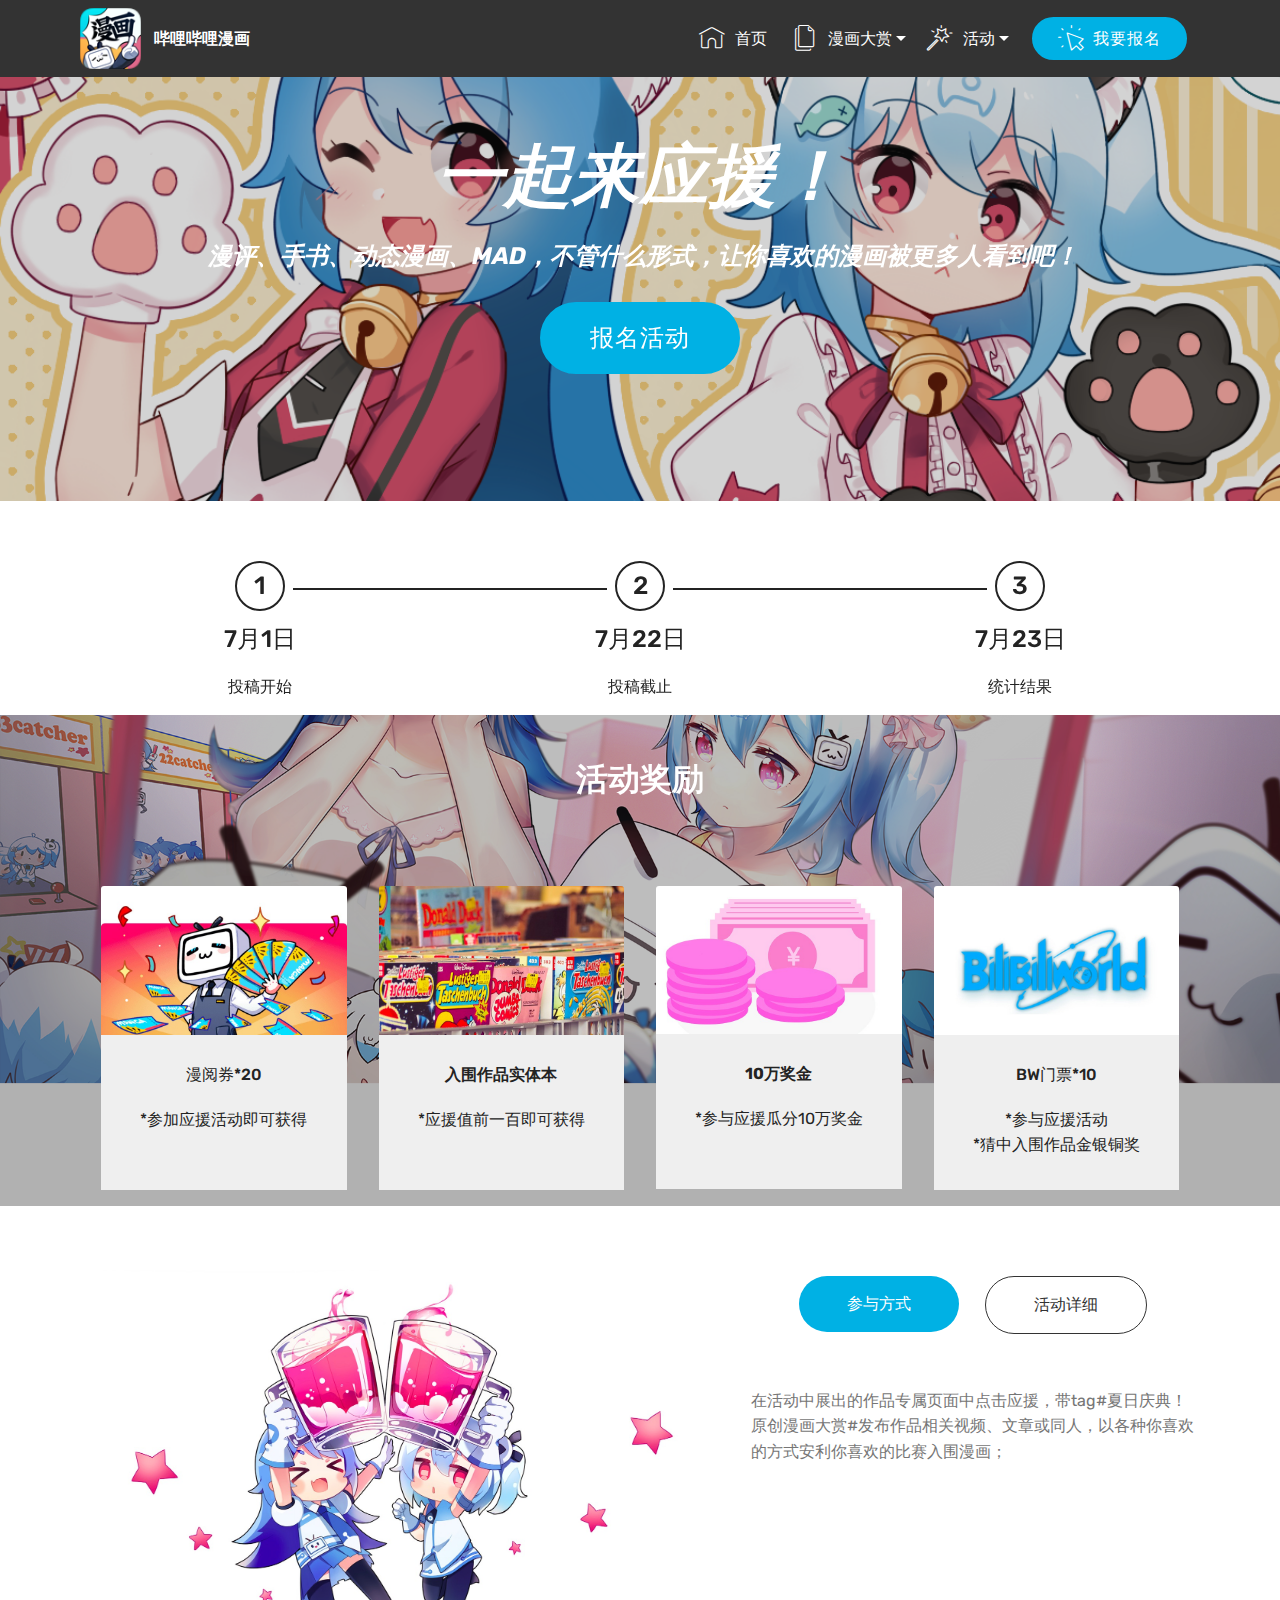
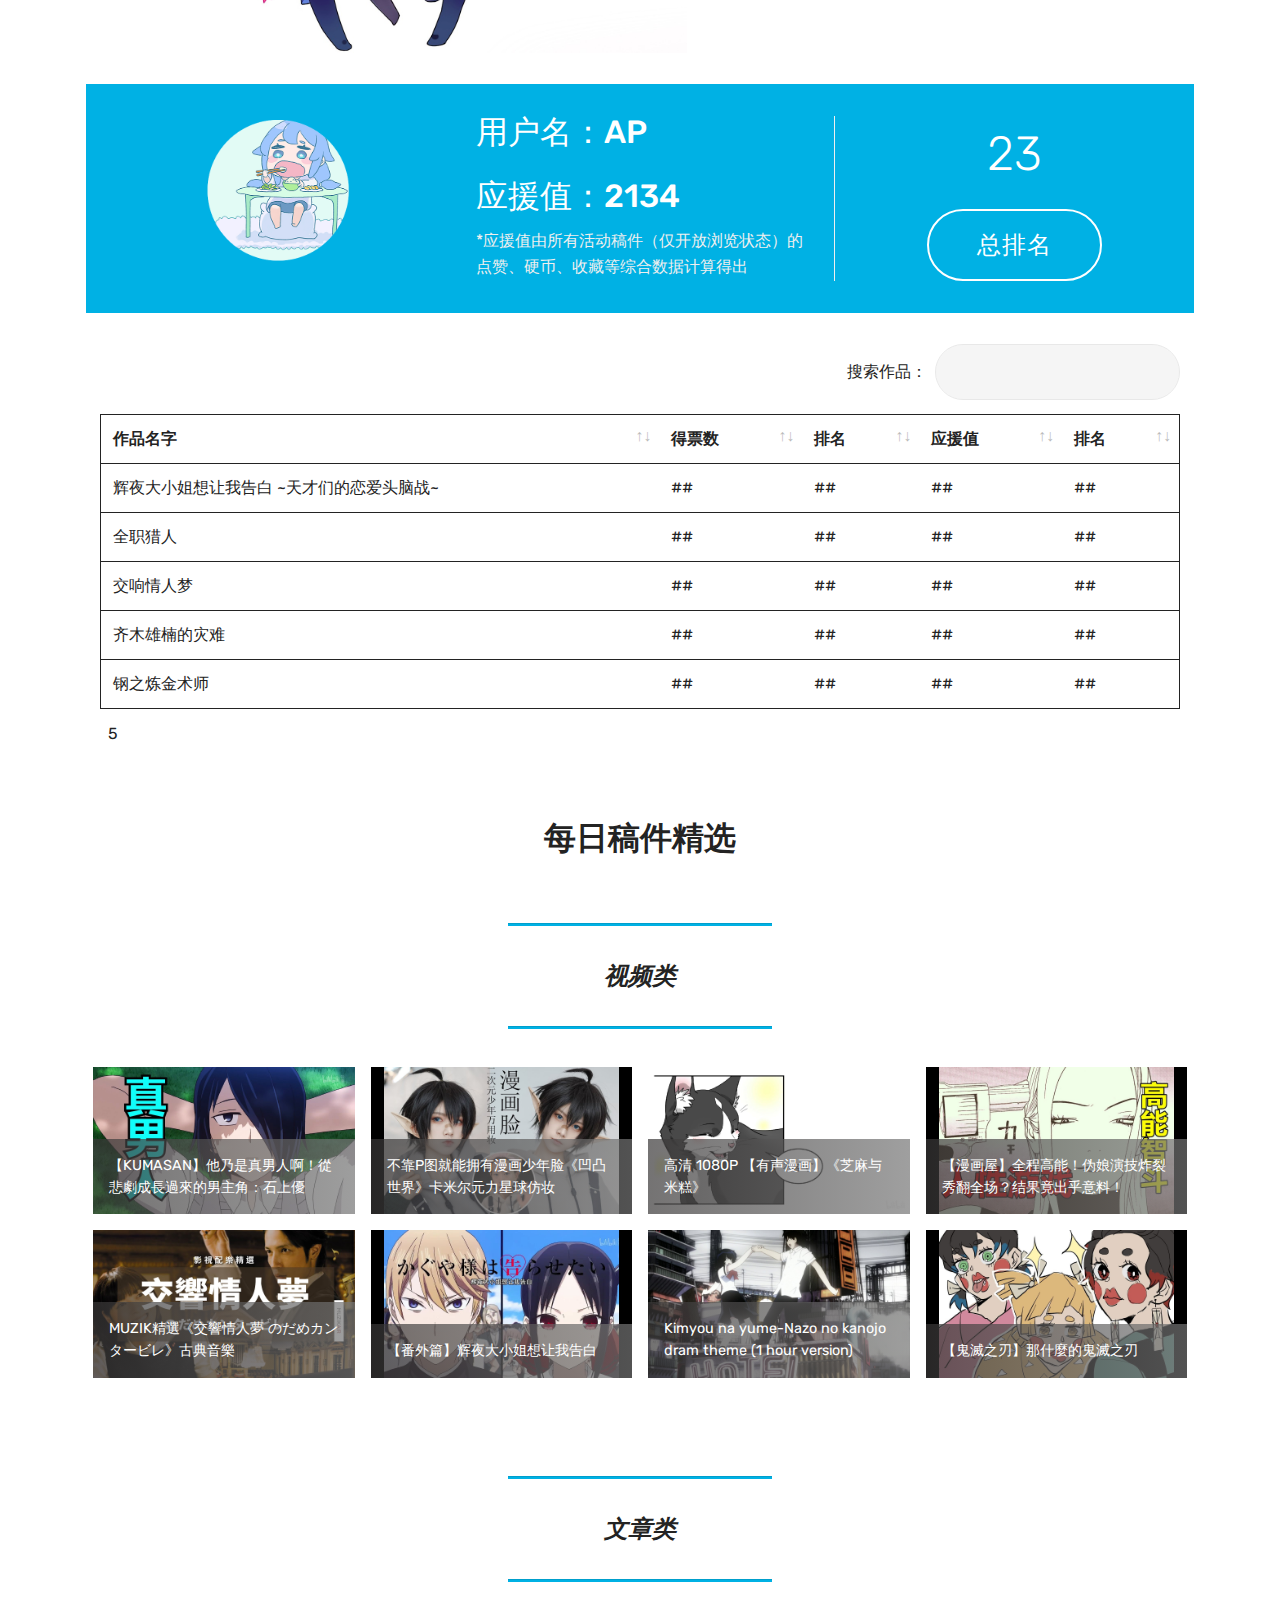
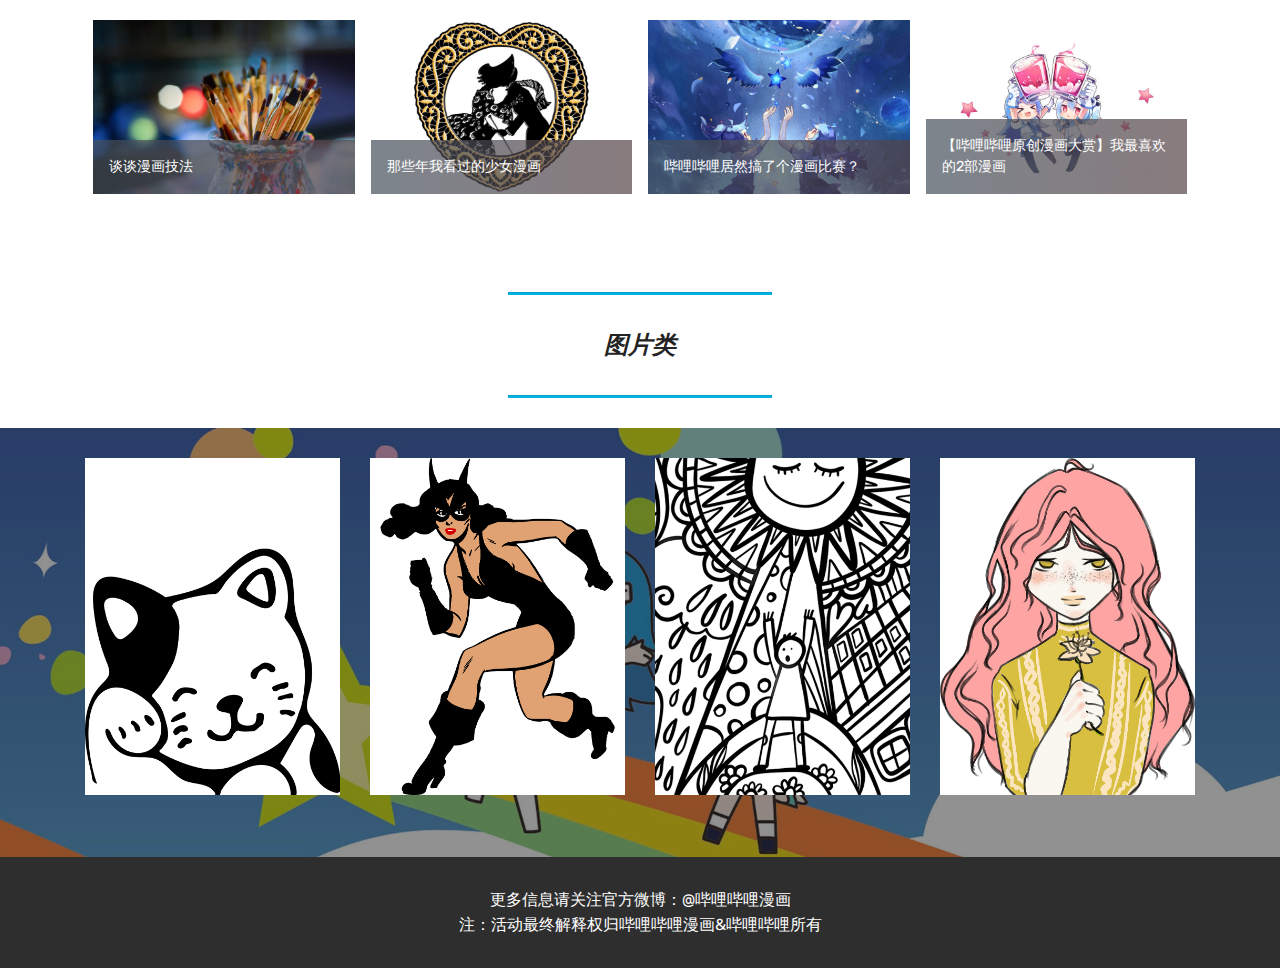
<file: page4.html>
<!DOCTYPE html>
<html  >
<head>
  <!-- Site made with Mobirise Website Builder v4.12.3, https://mobirise.com -->
  <meta charset="UTF-8">
  <meta http-equiv="X-UA-Compatible" content="IE=edge">
  <meta name="generator" content="Mobirise v4.12.3, mobirise.com">
  <meta name="viewport" content="width=device-width, initial-scale=1, minimum-scale=1">
  <link rel="shortcut icon" href="assets/images/0.png" type="image/x-icon">
  <meta name="description" content="Web Site Creator Description">
  
  
  <title>应援活动</title>
  <link rel="stylesheet" href="assets/web/assets/mobirise-icons/mobirise-icons.css">
  <link rel="stylesheet" href="assets/facebook-plugin/style.css">
  <link rel="stylesheet" href="assets/bootstrap/css/bootstrap.min.css">
  <link rel="stylesheet" href="assets/bootstrap/css/bootstrap-grid.min.css">
  <link rel="stylesheet" href="assets/bootstrap/css/bootstrap-reboot.min.css">
  <link rel="stylesheet" href="assets/tether/tether.min.css">
  <link rel="stylesheet" href="assets/dropdown/css/style.css">
  <link rel="stylesheet" href="assets/datatables/data-tables.bootstrap4.min.css">
  <link rel="stylesheet" href="assets/theme/css/style.css">
  <link rel="stylesheet" href="assets/gallery/style.css">
  <link rel="preload" as="style" href="assets/mobirise/css/mbr-additional.css"><link rel="stylesheet" href="assets/mobirise/css/mbr-additional.css" type="text/css">
  
  
  
</head>
<body>
  <section class="menu cid-rYNL0utnYw" once="menu" id="menu1-4">

    

    <nav class="navbar navbar-expand beta-menu navbar-dropdown align-items-center navbar-fixed-top navbar-toggleable-sm">
        <button class="navbar-toggler navbar-toggler-right" type="button" data-toggle="collapse" data-target="#navbarSupportedContent" aria-controls="navbarSupportedContent" aria-expanded="false" aria-label="Toggle navigation">
            <div class="hamburger">
                <span></span>
                <span></span>
                <span></span>
                <span></span>
            </div>
        </button>
        <div class="menu-logo">
            <div class="navbar-brand">
                <span class="navbar-logo">
                    <a href="https://manga.bilibili.com/">
                         <img src="assets/images/0.png" alt="Mobirise" title="" style="height: 3.8rem;">
                    </a>
                </span>
                <span class="navbar-caption-wrap"><a class="navbar-caption text-white display-7" href="https://manga.bilibili.com/">
                        哔哩哔哩漫画</a></span>
            </div>
        </div>
        <div class="collapse navbar-collapse" id="navbarSupportedContent">
            <ul class="navbar-nav nav-dropdown" data-app-modern-menu="true"><li class="nav-item">
                    <a class="nav-link link text-white display-7" href="index.html#header2-3">
                        <span class="mbri-home mbr-iconfont mbr-iconfont-btn"></span>首页&nbsp;</a>
                </li>
                <li class="nav-item dropdown">
                    <a class="nav-link link text-white dropdown-toggle display-7" href="#top" data-toggle="dropdown-submenu" aria-expanded="false"><span class="mbri-pages mbr-iconfont mbr-iconfont-btn"></span>
                        
                        漫画大赏</a><div class="dropdown-menu"><a class="text-white dropdown-item display-7" href="page1.html#features11-d">漫画专属页面<br></a><a class="text-white dropdown-item display-7" href="page2.html#counters5-1x" aria-expanded="false">漫画推荐测测看</a></div>
                </li><li class="nav-item dropdown"><a class="nav-link link text-white dropdown-toggle display-7" href="#top" data-toggle="dropdown-submenu" aria-expanded="false"><span class="mbri-magic-stick mbr-iconfont mbr-iconfont-btn"></span>
                        
                        活动</a><div class="dropdown-menu"><a class="text-white dropdown-item display-7" href="page4.html#header1-15" aria-expanded="false">一起来应援！</a><a class="text-white dropdown-item display-7" href="page14.html#form1-35" aria-expanded="false">获奖作品竞猜</a></div></li></ul>
            <div class="navbar-buttons mbr-section-btn"><a class="btn btn-sm btn-primary display-7" href="page4.html#header1-15"><span class="mbri-cursor-click mbr-iconfont mbr-iconfont-btn"></span>
                    
                    我要报名</a></div>
        </div>
    </nav>
</section>

<section class="engine"><a href="https://mobirise.info/p">web templates free download</a></section><section class="header1 cid-rYT57lHMp0 mbr-parallax-background" id="header1-15">

    

    <div class="mbr-overlay" style="opacity: 0.2; background-color: rgb(35, 35, 35);">
    </div>

    <div class="container">
        <div class="row justify-content-md-center">
            <div class="mbr-white col-md-10">
                <h1 class="mbr-section-title align-center mbr-bold pb-3 mbr-fonts-style display-1"><em>一起来应援！</em></h1>
                <h3 class="mbr-section-subtitle align-center mbr-light pb-3 mbr-fonts-style display-5"><strong><em>&nbsp;漫评、手书、动态漫画、MAD，不管什么形式，让你喜欢的漫画被更多人看到吧！</em></strong></h3>
                
                <div class="mbr-section-btn align-center"><a class="btn btn-md btn-primary display-5" href="page4.html#header1-15">报名活动</a></div>
            </div>
        </div>
    </div>

</section>

<section class="step2 cid-rYT9wRTdQL" id="step2-1c">

    

    
    
    <div class="container">
        
        
        <div class="step-container row justify-content-center">
            <div class="card col-12 col-md-4 separline">
                <div class="step-element">
                    <div class="step-wrapper pb-3">
                        <h3 class="step d-flex align-items-center justify-content-center m-auto">
                            1
                        </h3>
                    </div>          
                    <div class="step-text-content align-center">
                        <h4 class="mbr-step-title pb-3 mbr-fonts-style display-5">7月1日</h4>
                        <p class="mbr-step-text mbr-fonts-style display-7">投稿开始</p>
                    </div>
                </div>
            </div>

            <div class="card col-12 separline col-md-4">
                <div class="step-element">
                    <div class="step-wrapper pb-3">
                        <h3 class="step d-flex align-items-center justify-content-center m-auto">
                            2
                        </h3>
                    </div>          
                    <div class="step-text-content align-center">
                        <h4 class="mbr-step-title pb-3 mbr-fonts-style display-5">7月22日</h4>
                        <p class="mbr-step-text mbr-fonts-style display-7">
                            投稿截止</p>
                    </div>
                </div>
            </div>

            <div class="card col-md-4 col-12 separline last-child">
                <div class="step-element">
                    <div class="step-wrapper pb-3">
                        <h3 class="step d-flex align-items-center justify-content-center m-auto">
                            3
                        </h3>
                    </div>          
                    <div class="step-text-content align-center">
                        <h4 class="mbr-step-title pb-3 mbr-fonts-style display-5">7月23日</h4>
                        <p class="mbr-step-text mbr-fonts-style display-7">
                            统计结果</p>
                    </div>
                </div>
            </div>

            
            
            
            
            
            
            
            
            
            
            
        </div>
    </div>
</section>

<section class="features18 popup-btn-cards cid-rYTfF7YPNN mbr-parallax-background" id="features18-1i">

    

    <div class="mbr-overlay" style="opacity: 0.3; background-color: rgb(35, 35, 35);">
    </div>
    <div class="container">
        <h2 class="mbr-section-title pb-3 align-center mbr-fonts-style display-4"><strong>
            活动奖励
        </strong></h2>
        
        <div class="media-container-row pt-5 ">
            <div class="card p-3 col-12 col-md-6 col-lg-3">
                <div class="card-wrapper ">
                    <div class="card-img">
                        <div class="mbr-overlay"></div>
                        
                        <img src="assets/images/23.jpeg" alt="Mobirise" title="">
                    </div>
                    <div class="card-box">
                        <h4 class="card-title mbr-fonts-style display-7">漫阅券*20</h4>
                        <p class="mbr-text mbr-fonts-style align-left display-7">*参加应援活动即可获得<br>&nbsp;<br></p>
                    </div>
                </div>
            </div>
            <div class="card p-3 col-12 col-md-6 col-lg-3">
                <div class="card-wrapper">
                    <div class="card-img">
                        <div class="mbr-overlay"></div>
                        
                        <img src="assets/images/24.jpeg" alt="Mobirise" title="">
                    </div>
                    <div class="card-box">
                        <h4 class="card-title mbr-fonts-style display-7"><strong>入围作品实体本</strong></h4>
                        <p class="mbr-text mbr-fonts-style display-7">*应援值前一百即可获得<br><br></p>
                    </div>
                </div>
            </div>

            <div class="card p-3 col-12 col-md-6 col-lg-3">
                <div class="card-wrapper">
                    <div class="card-img">
                        <div class="mbr-overlay"></div>
                        
                        <img src="assets/images/30.jpeg" alt="Mobirise" title="">
                    </div>
                    <div class="card-box">
                        <h4 class="card-title mbr-fonts-style display-7"><strong>10万奖金</strong><strong><br></strong></h4>
                        <p class="mbr-text mbr-fonts-style display-7">*参与应援瓜分10万奖金<br><br></p>
                    </div>
                </div>
            </div>

            <div class="card p-3 col-12 col-md-6 col-lg-3">
                <div class="card-wrapper">
                    <div class="card-img">
                        <div class="mbr-overlay"></div>
                        
                        <img src="assets/images/bw.jpeg" alt="Mobirise" title="">
                    </div>
                    <div class="card-box">
                        <h4 class="card-title mbr-fonts-style display-7">BW门票*10</h4>
                        <p class="mbr-text mbr-fonts-style display-7">*参与应援活动<br>*猜中入围作品金银铜奖<br></p>
                    </div>
                </div>
            </div>
        </div>
    </div>
</section>

<section class="tabs4 cid-rYTUa4b0EE" id="tabs4-1m">

    

    

    <div class="container">
        
        

        <div class="media-container-row mt-5 pt-3">
            <div class="mbr-figure" style="width: 60%;">
                <img src="assets/images/27.jpeg" alt="Mobirise" title="">
            </div>
            <div class="tabs-container">
                <ul class="nav nav-tabs" role="tablist">
                    <li class="nav-item"><a class="nav-link mbr-fonts-style show active display-7" role="tab" data-toggle="tab" href="#tabs4-1m_tab0" aria-selected="true">
                            参与方式
                        </a></li>
                    <li class="nav-item"><a class="nav-link mbr-fonts-style show active display-7" role="tab" data-toggle="tab" href="#tabs4-1m_tab1" aria-selected="true">
                            活动详细
                        </a></li>
                    
                    
                    
                    
                </ul>
                <div class="tab-content">
                    <div id="tab1" class="tab-pane in active" role="tabpanel">
                        <div class="row">
                            <div class="col-md-12">
                                <p class="mbr-text py-5 mbr-fonts-style display-7">
                                    在活动中展出的作品专属页面中点击应援，带tag#夏日庆典！原创漫画大赏#发布作品相关视频、文章或同人，以各种你喜欢的方式安利你喜欢的比赛入围漫画；
                                </p>
                            </div>
                        </div>
                    </div>
                    <div id="tab2" class="tab-pane" role="tabpanel">
                        <div class="row">
                            <div class="col-md-12">
                                <p class="mbr-text py-5 mbr-fonts-style display-7">1.应援作品的点赞、硬币、收藏将会计入统计，通过换算增加作品的人气值，将于作品页面进行展示；<br>2.参与应援可以获得相应奖励以及应援值，应援值会进行排名，根据应援值的高低可以获得不同的奖励；<br>3.参与入围作品获奖的竞猜，并且参与应援活动，有机会获得BW门票；当猜中的用户&gt;10时，通过应援值进行优先选择；<br>4.可以对不止一部作品进行应援；<br>5.关于10万奖金：投递1个稿件，即可瓜分2万元；投递满2个稿件，即可瓜分3万元；所有稿件累计666播放+50赞，可再瓜分5万元</p>
                            </div>
                        </div>
                    </div>
                    <div id="tab3" class="tab-pane" role="tabpanel">
                        <div class="row">
                            <div class="col-md-12">
                                <p class="mbr-text py-5 mbr-fonts-style display-7">
                                    Choose from the large selection of latest pre-made blocks - full-screen intro, bootstrap carousel, content slider, responsive image gallery with lightbox, parallax scrolling, video backgrounds, hamburger menu, sticky header and more.
                                </p>
                            </div>
                        </div>
                    </div>
                    <div id="tab4" class="tab-pane" role="tabpanel">
                        <div class="row">
                            <div class="col-md-12">
                                <p class="mbr-text py-5 mbr-fonts-style display-7">
                                    Sites made with Mobirise are 100% mobile-friendly according the latest Google Test and Google loves those websites (officially)!
                                </p>
                            </div>
                        </div>
                    </div>
                    <div id="tab5" class="tab-pane" role="tabpanel">
                        <div class="row">
                            <div class="col-md-12">
                                <p class="mbr-text py-5 mbr-fonts-style display-7">
                                    Mobirise themes are based on Bootstrap 3 and Bootstrap 4 - most powerful mobile first framework. Now, even if you're not code-savvy, you can be a part of an exciting growing bootstrap community.
                                </p>
                            </div>
                        </div>
                    </div>
                    <div id="tab6" class="tab-pane" role="tabpanel">
                        <div class="row">
                            <div class="col-md-12">
                                <p class="mbr-text py-5 mbr-fonts-style display-7">
                                    Choose from the large selection of latest pre-made blocks - full-screen intro, bootstrap carousel, content slider, responsive image gallery with lightbox, parallax scrolling, video backgrounds, hamburger menu, sticky header and more.
                                </p>
                            </div>
                        </div>
                    </div>
                </div>
            </div>
        </div>
    </div>
</section>

<section class="services4 cid-rYTWuSNRpX" xmlns="http://www.w3.org/1999/html" id="services4-1q">
    <!---->
    
    <!---->
    <!--Overlay-->
    
    <!--Container-->
    <div class="container">
        <div class="row">
            <!--Card-1-->
            <div class="card p-3 col-12">
                <div class="card-wrapper media-container-row media-container-row">
                    <div class="card-box">
                        <div class="row">
                            <div class="col-12 col-md-12 col-lg-4">
                                <div class="wrapper">
                                    <!--Image-->
                                    <div class="mbr-figure" style="width: 70%;">
                                        <img src="assets/images/38.png" alt="Mobirise" title="">
                                    </div>
                                </div>
                            </div>
                            <div class="col-12 col-md-7 col-lg-4">
                                <div class="wrapper col-left">
                                    <!--Title-->
                                    <h4 class="card-title mbr-fonts-style display-4">
                                        用户名：AP <br><br>应援值：2134</h4>
                                    <!--Subtitle-->
                                    <p class="mbr-text mbr-fonts-style pt-3 display-7">*应援值由所有活动稿件（仅开放浏览状态）的点赞、硬币、收藏等综合数据计算得出<br></p>
                                </div>
                            </div>
                            <div class="col-12 col-md-5 col-lg-4">
                                <div class="wrapper border_wrapper">
                                    <!--Cost-->
                                    <p class="mbr-text mbr-fonts-style col-right mbr-black align-center display-2">23</p>
                                    <!--Btn-->
                                    <div class="mbr-section-btn col-right align-center"><a href="page4.html#services4-1q" class="btn m-0 btn-white-outline display-5">
                                            总排名</a></div>
                                </div>
                            </div>
                        </div>
                    </div>
                </div>
            </div>
            <!--Card-2-->
            
            <!--Card-3-->
            
        </div>
    </div>
</section>

<section class="section-table cid-rYUYcBQkEa" id="table1-3b">

  
  
  <div class="container container-table">
      
      
      <div class="table-wrapper">
        <div class="container">
          <div class="row search">
            <div class="col-md-6"></div>
            <div class="col-md-6">
                <div class="dataTables_filter">
                  <label class="searchInfo mbr-fonts-style display-7">搜索作品：</label>
                  <input class="form-control input-sm" disabled="">
                </div>
            </div>
          </div>
        </div>

        <div class="container scroll">
          <table class="table isSearch" cellspacing="0">
            <thead>
              <tr class="table-heads ">
                  
                  
                  
                  
              <th class="head-item mbr-fonts-style display-7">作品名字</th><th class="head-item mbr-fonts-style display-7">
                      得票数</th><th class="head-item mbr-fonts-style display-7">排名</th><th class="head-item mbr-fonts-style display-7">
                      应援值</th><th class="head-item mbr-fonts-style display-7">
                      排名</th></tr>
            </thead>

            <tbody>
              
              
              
              
            <tr> 
                
                
                
                
              <td class="body-item mbr-fonts-style display-7">辉夜大小姐想让我告白 ~天才们的恋爱头脑战~&nbsp;</td><td class="body-item mbr-fonts-style display-7">##</td><td class="body-item mbr-fonts-style display-7">##</td><td class="body-item mbr-fonts-style display-7">##</td><td class="body-item mbr-fonts-style display-7">##</td></tr><tr> 
                
                
                
                
              <td class="body-item mbr-fonts-style display-7">全职猎人</td><td class="body-item mbr-fonts-style display-7">##</td><td class="body-item mbr-fonts-style display-7">##</td><td class="body-item mbr-fonts-style display-7">##</td><td class="body-item mbr-fonts-style display-7">##</td></tr><tr> 
                
                
                
                
              <td class="body-item mbr-fonts-style display-7">交响情人梦</td><td class="body-item mbr-fonts-style display-7">##</td><td class="body-item mbr-fonts-style display-7">##</td><td class="body-item mbr-fonts-style display-7">##</td><td class="body-item mbr-fonts-style display-7">##</td></tr><tr> 
                
                
                
                
              <td class="body-item mbr-fonts-style display-7">齐木雄楠的灾难</td><td class="body-item mbr-fonts-style display-7">##</td><td class="body-item mbr-fonts-style display-7">##</td><td class="body-item mbr-fonts-style display-7">##</td><td class="body-item mbr-fonts-style display-7">##</td></tr><tr> 
                
                
                
                
              <td class="body-item mbr-fonts-style display-7">钢之炼金术师</td><td class="body-item mbr-fonts-style display-7">##</td><td class="body-item mbr-fonts-style display-7">##</td><td class="body-item mbr-fonts-style display-7">##</td><td class="body-item mbr-fonts-style display-7">##</td></tr></tbody>
          </table>
        </div>
        <div class="container table-info-container">
          <div class="row info">
            <div class="col-md-6">
              <div class="dataTables_info mbr-fonts-style display-7">
                <span class="infoBefore">&nbsp;</span>
                <span class="inactive infoRows"></span>
                <span class="infoAfter">&nbsp;</span>
                <span class="infoFilteredBefore">&nbsp;</span>
                <span class="inactive infoRows"></span>
                <span class="infoFilteredAfter">&nbsp;</span>
              </div>
            </div>
            <div class="col-md-6"></div>
          </div>
        </div>
      </div>
    </div>
</section>

<section class="mbr-section content4 cid-rYU0UN4i8s" id="content4-1t">

    

    <div class="container">
        <div class="media-container-row">
            <div class="title col-12 col-md-8">
                <h2 class="align-center pb-3 mbr-fonts-style display-4"><strong>
                    每日稿件精选</strong></h2>
                
                
            </div>
        </div>
    </div>
</section>

<section class="mbr-section article content9 cid-rZw7DIRXZM" id="content9-3c">
    
     

    <div class="container">
        <div class="inner-container" style="width: 77%;">
            <hr class="line" style="width: 31%;">
            <div class="section-text align-center mbr-fonts-style display-5"><strong><em>
                    视频类</em></strong></div>
            <hr class="line" style="width: 31%;">
        </div>
        </div>
</section>

<section class="mbr-gallery mbr-slider-carousel cid-rYTZLJQtKe" id="gallery1-1r">

    

    <div class="container">
        <div><!-- Filter --><!-- Gallery --><div class="mbr-gallery-row"><div class="mbr-gallery-layout-default"><div><div><div class="mbr-gallery-item mbr-gallery-item--p1 video-slide" data-video-url="https://www.youtube.com/watch?v=V4v2EHVSnow" data-tags="酷毙"><div href="#lb-gallery1-1r" data-slide-to="0" data-toggle="modal"><div></div><img alt="" src="assets/images/mobirise2020420-1657462020-4-3-17-12-42.jpg"><span class="icon-video"></span><span class="mbr-gallery-title mbr-fonts-style display-7">【KUMASAN】他乃是真男人啊！從悲劇成長過來的男主角：石上優<br></span></div></div><div class="mbr-gallery-item mbr-gallery-item--p1 video-slide" data-video-url="https://www.youtube.com/watch?v=VjnK-DkYjhE" data-tags="响应式"><div href="#lb-gallery1-1r" data-slide-to="1" data-toggle="modal"><div></div><img alt="" src="assets/images/mobirise2020420-1657462020-4-3-17-16-23.jpg"><span class="icon-video"></span><span class="mbr-gallery-title mbr-fonts-style display-7">不靠P图就能拥有漫画少年脸《凹凸世界》卡米尔元力星球仿妆</span></div></div><div class="mbr-gallery-item mbr-gallery-item--p1 video-slide" data-video-url="https://www.youtube.com/watch?v=LAM65j5v8uA" data-tags="创意"><div href="#lb-gallery1-1r" data-slide-to="2" data-toggle="modal"><div></div><img alt="" src="assets/images/mobirise2020420-1657462020-4-3-17-17-20.jpg"><span class="icon-video"></span><span class="mbr-gallery-title mbr-fonts-style display-7">高清 1080P 【有声漫画】《芝麻与米糕》</span></div></div><div class="mbr-gallery-item mbr-gallery-item--p1 video-slide" data-video-url="https://www.youtube.com/watch?v=d09ct4NXPCM" data-tags="动画"><div href="#lb-gallery1-1r" data-slide-to="3" data-toggle="modal"><div></div><img alt="" src="assets/images/mobirise2020420-1657462020-4-3-17-18-55.jpg"><span class="icon-video"></span><span class="mbr-gallery-title mbr-fonts-style display-7">【漫画屋】全程高能！伪娘演技炸裂秀翻全场？结果竟出乎意料！<br></span></div></div><div class="mbr-gallery-item mbr-gallery-item--p1 video-slide" data-video-url="https://www.youtube.com/watch?v=h-AJ0ApCjVI" data-tags="酷毙"><div href="#lb-gallery1-1r" data-slide-to="4" data-toggle="modal"><div></div><img alt="" src="assets/images/mobirise2020420-1657462020-4-3-17-10-45.jpg"><span class="icon-video"></span><span class="mbr-gallery-title mbr-fonts-style display-7">MUZIK精選《交響情人夢 のだめカンタービレ》古典音樂</span></div></div><div class="mbr-gallery-item mbr-gallery-item--p1 video-slide" data-video-url="https://www.youtube.com/watch?v=LEoaPLr1Ea8" data-tags="酷毙"><div href="#lb-gallery1-1r" data-slide-to="5" data-toggle="modal"><div></div><img alt="" src="assets/images/mobirise2020420-1657462020-4-3-17-16-48.jpg"><span class="icon-video"></span><span class="mbr-gallery-title mbr-fonts-style display-7">【番外篇】辉夜大小姐想让我告白</span></div></div><div class="mbr-gallery-item mbr-gallery-item--p1 video-slide" data-video-url="https://www.youtube.com/watch?v=AXKfy7Uvmts" data-tags="响应式"><div href="#lb-gallery1-1r" data-slide-to="6" data-toggle="modal"><div></div><img alt="" src="assets/images/mobirise2020420-1657462020-4-3-17-25-2.jpg"><span class="icon-video"></span><span class="mbr-gallery-title mbr-fonts-style display-7">Kimyou na yume-Nazo no kanojo dram theme (1 hour version)<br></span></div></div><div class="mbr-gallery-item mbr-gallery-item--p1 video-slide" data-video-url="https://www.youtube.com/watch?v=OKY5yMqxsgg" data-tags="动画"><div href="#lb-gallery1-1r" data-slide-to="7" data-toggle="modal"><div></div><img alt="" src="assets/images/mobirise2020420-1657462020-4-3-17-19-37.jpg"><span class="icon-video"></span><span class="mbr-gallery-title mbr-fonts-style display-7">【鬼滅之刃】那什麼的鬼滅之刃<br></span></div></div></div></div><div class="clearfix"></div></div></div><!-- Lightbox --><div data-app-prevent-settings="" class="mbr-slider modal fade carousel slide" tabindex="-1" data-keyboard="true" data-interval="false" id="lb-gallery1-1r"><div class="modal-dialog"><div class="modal-content"><div class="modal-body"><ol class="carousel-indicators"><li data-app-prevent-settings="" data-target="#lb-gallery1-1r" data-slide-to="0"></li><li data-app-prevent-settings="" data-target="#lb-gallery1-1r" data-slide-to="1"></li><li data-app-prevent-settings="" data-target="#lb-gallery1-1r" data-slide-to="2"></li><li data-app-prevent-settings="" data-target="#lb-gallery1-1r" data-slide-to="3"></li><li data-app-prevent-settings="" data-target="#lb-gallery1-1r" data-slide-to="4"></li><li data-app-prevent-settings="" data-target="#lb-gallery1-1r" data-slide-to="5"></li><li data-app-prevent-settings="" data-target="#lb-gallery1-1r" class=" active" data-slide-to="6"></li><li data-app-prevent-settings="" data-target="#lb-gallery1-1r" data-slide-to="7"></li></ol><div class="carousel-inner"><div class="carousel-item video-container"><img src="assets/images/1-2.png" alt="" title=""></div><div class="carousel-item video-container"><img src="assets/images/2-5.png" alt="" title=""></div><div class="carousel-item video-container"><img src="assets/images/3.png" alt="" title=""></div><div class="carousel-item video-container"><img src="assets/images/1-4.png" alt="" title=""></div><div class="carousel-item video-container"><img src="assets/images/1-3.png" alt="" title=""></div><div class="carousel-item video-container"><img src="assets/images/2-6.png" alt="" title=""></div><div class="carousel-item active video-container"><img src="assets/images/2-3.png" alt="" title=""></div><div class="carousel-item video-container"><img src="assets/images/4.png" alt="" title=""></div></div><a class="carousel-control carousel-control-prev" role="button" data-slide="prev" href="#lb-gallery1-1r"><span class="mbri-left mbr-iconfont" aria-hidden="true"></span><span class="sr-only">Previous</span></a><a class="carousel-control carousel-control-next" role="button" data-slide="next" href="#lb-gallery1-1r"><span class="mbri-right mbr-iconfont" aria-hidden="true"></span><span class="sr-only">Next</span></a><a class="close" href="#" role="button" data-dismiss="modal"><span class="sr-only">Close</span></a></div></div></div></div></div>
    </div>

</section>

<section class="mbr-section article content9 cid-rZw8991m4C" id="content9-3d">
    
     

    <div class="container">
        <div class="inner-container" style="width: 77%;">
            <hr class="line" style="width: 31%;">
            <div class="section-text align-center mbr-fonts-style display-5"><strong><em>
                    文章类</em></strong></div>
            <hr class="line" style="width: 31%;">
        </div>
        </div>
</section>

<section class="mbr-gallery mbr-slider-carousel cid-rZwf4nxIMV" id="gallery1-3h">

    

    <div class="container">
        <div><!-- Filter --><!-- Gallery --><div class="mbr-gallery-row"><div class="mbr-gallery-layout-default"><div><div><div class="mbr-gallery-item mbr-gallery-item--p1" data-video-url="false" data-tags="酷毙"><div href="#lb-gallery1-3h" data-slide-to="0" data-toggle="modal"><img src="assets/images/1-800x534.jpg" alt="" title=""><span class="icon-focus"></span><span class="mbr-gallery-title mbr-fonts-style display-7">谈谈漫画技法</span></div></div><div class="mbr-gallery-item mbr-gallery-item--p1" data-video-url="false" data-tags="酷毙"><div href="#lb-gallery1-3h" data-slide-to="1" data-toggle="modal"><img src="assets/images/2-800x534.jpg" alt="" title=""><span class="icon-focus"></span><span class="mbr-gallery-title mbr-fonts-style display-7">那些年我看过的少女漫画</span></div></div><div class="mbr-gallery-item mbr-gallery-item--p1" data-video-url="false" data-tags="响应式"><div href="#lb-gallery1-3h" data-slide-to="2" data-toggle="modal"><img src="assets/images/3-800x534.jpg" alt="" title=""><span class="icon-focus"></span><span class="mbr-gallery-title mbr-fonts-style display-7">哔哩哔哩居然搞了个漫画比赛？</span></div></div><div class="mbr-gallery-item mbr-gallery-item--p1" data-video-url="false" data-tags="动画"><div href="#lb-gallery1-3h" data-slide-to="3" data-toggle="modal"><img src="assets/images/4-800x534.jpg" alt="" title=""><span class="icon-focus"></span><span class="mbr-gallery-title mbr-fonts-style display-7">【哔哩哔哩原创漫画大赏】我最喜欢的2部漫画</span></div></div></div></div><div class="clearfix"></div></div></div><!-- Lightbox --><div data-app-prevent-settings="" class="mbr-slider modal fade carousel slide" tabindex="-1" data-keyboard="true" data-interval="false" id="lb-gallery1-3h"><div class="modal-dialog"><div class="modal-content"><div class="modal-body"><div class="carousel-inner"><div class="carousel-item active"><img src="assets/images/10.jpg" alt="" title=""></div><div class="carousel-item"><img src="assets/images/21.jpg" alt="" title=""></div><div class="carousel-item"><img src="assets/images/32.jpg" alt="" title=""></div><div class="carousel-item"><img src="assets/images/43.jpg" alt="" title=""></div></div><a class="carousel-control carousel-control-prev" role="button" data-slide="prev" href="#lb-gallery1-3h"><span class="mbri-left mbr-iconfont" aria-hidden="true"></span><span class="sr-only">Previous</span></a><a class="carousel-control carousel-control-next" role="button" data-slide="next" href="#lb-gallery1-3h"><span class="mbri-right mbr-iconfont" aria-hidden="true"></span><span class="sr-only">Next</span></a><a class="close" href="#" role="button" data-dismiss="modal"><span class="sr-only">Close</span></a></div></div></div></div></div>
    </div>

</section>

<section class="mbr-section article content9 cid-rZw8h5iMBj" id="content9-3f">
    
     

    <div class="container">
        <div class="inner-container" style="width: 77%;">
            <hr class="line" style="width: 31%;">
            <div class="section-text align-center mbr-fonts-style display-5"><strong><em>图片类</em></strong></div>
            <hr class="line" style="width: 31%;">
        </div>
        </div>
</section>

<section class="mbr-gallery gallery5 cid-rZwfbiI1Sc" id="gallery5-3i">

    

    <div class="mbr-overlay" style="opacity: 0.5; background-color: rgb(35, 35, 35);">
    </div>

    <div class="container">
        
        
        <div class="row mbr-gallery" data-toggle="modal" data-target="#s1mZY21nex">
            <div class="col-sm-6 col-md-4 col-lg-3 item gallery-image">
                <div class="item-wrapper">
                    <img class="w-100" src="assets/images/1-1.jpg" alt="" data-slide-to="0" title="" data-target="#s1mZY215Lu">
                </div>
            </div>
            <div class="col-sm-6 col-md-4 col-lg-3 item gallery-image">
                <div class="item-wrapper">
                    <img class="w-100" src="assets/images/2-1.jpg" alt="" data-slide-to="1" title="" data-target="#s1mZY215Lu">
                </div>
            </div>
            <div class="col-sm-6 col-md-4 col-lg-3 item gallery-image">
                <div class="item-wrapper">
                    <img class="w-100" src="assets/images/3-1.jpg" alt="" data-slide-to="2" title="" data-target="#s1mZY215Lu">
                </div>
            </div>
            <div class="col-sm-6 col-md-4 col-lg-3 item gallery-image">
                <div class="item-wrapper">
                    <img class="w-100" src="assets/images/4-1.jpg" alt="" data-slide-to="3" title="" data-target="#s1mZY215Lu">
                </div>
            </div>
        </div>

        <div class="modal mbr-slider fade" tabindex="-1" role="dialog" aria-hidden="true" id="s1mZY21nex">
            <div class="modal-dialog" role="document">
                <div class="modal-content">
                    <div class="modal-body">
                        <div class="carousel slide" data-ride="carousel" id="s1mZY215Lu">
                            <div class="carousel-inner">
                                <div class="carousel-item active">
                                    <img class="d-block w-100" src="assets/images/1-1.jpg" alt="">
                                </div>
                                <div class="carousel-item">
                                    <img class="d-block w-100" src="assets/images/2-1.jpg" alt="">
                                </div>
                                <div class="carousel-item">
                                    <img class="d-block w-100" src="assets/images/3-1.jpg" alt="">
                                </div>
                                <div class="carousel-item">
                                    <img class="d-block w-100" src="assets/images/4-1.jpg" alt="">
                                </div>
                            </div>
                            <ol class="carousel-indicators">
                                <li data-slide-to="0" class="active" data-target="#s1mZY215Lu"></li>
                                <li data-slide-to="1" data-target="#s1mZY215Lu"></li>
                                <li data-slide-to="2" data-target="#s1mZY215Lu"></li>
                                <li data-slide-to="3" data-target="#s1mZY215Lu"></li>
                            </ol>
                            <a role="button" href="" class="close" data-dismiss="modal" aria-label="Close">
                            </a>
                            <a class="carousel-control-prev carousel-control" role="button" data-slide="prev" href="#s1mZY215Lu">
                                <span class="mbri-left mbr-iconfont" aria-hidden="true"></span>
                                <span class="sr-only">Previous</span>
                            </a>
                            <a class="carousel-control-next carousel-control" role="button" data-slide="next" href="#s1mZY215Lu">
                                <span class="mbri-right mbr-iconfont" aria-hidden="true"></span>
                                <span class="sr-only">Next</span>
                            </a>
                        </div>
                    </div>
                </div>
            </div>
        </div>
    </div>
</section>

<section once="footers" class="cid-rYOrnRBv0p" id="footer6-h">

    

    

    <div class="container">
        <div class="media-container-row align-center mbr-white">
            <div class="col-12">
                <p class="mbr-text mb-0 mbr-fonts-style display-7">更多信息请关注官方微博：@哔哩哔哩漫画<br>注：活动最终解释权归哔哩哔哩漫画&amp;哔哩哔哩所有</p>
            </div>
        </div>
    </div>
</section>


  <script src="assets/web/assets/jquery/jquery.min.js"></script>
  <script src="assets/popper/popper.min.js"></script>
  <script src="https://connect.facebook.net/en_US/sdk.js#xfbml=1&version=v2.5"></script>
  <script src="https://apis.google.com/js/plusone.js"></script>
  <script src="assets/facebook-plugin/facebook-script.js"></script>
  <script src="assets/bootstrap/js/bootstrap.min.js"></script>
  <script src="assets/mbr-tabs/mbr-tabs.js"></script>
  <script src="assets/tether/tether.min.js"></script>
  <script src="assets/dropdown/js/nav-dropdown.js"></script>
  <script src="assets/dropdown/js/navbar-dropdown.js"></script>
  <script src="assets/touchswipe/jquery.touch-swipe.min.js"></script>
  <script src="assets/smoothscroll/smooth-scroll.js"></script>
  <script src="assets/mbr-popup-btns/mbr-popup-btns.js"></script>
  <script src="assets/vimeoplayer/jquery.mb.vimeo_player.js"></script>
  <script src="assets/datatables/jquery.data-tables.min.js"></script>
  <script src="assets/datatables/data-tables.bootstrap4.min.js"></script>
  <script src="assets/masonry/masonry.pkgd.min.js"></script>
  <script src="assets/imagesloaded/imagesloaded.pkgd.min.js"></script>
  <script src="assets/bootstrapcarouselswipe/bootstrap-carousel-swipe.js"></script>
  <script src="assets/parallax/jarallax.min.js"></script>
  <script src="assets/theme/js/script.js"></script>
  <script src="assets/gallery/player.min.js"></script>
  <script src="assets/gallery/script.js"></script>
  <script src="assets/slidervideo/script.js"></script>
  
  
</body>
</html>
</file>
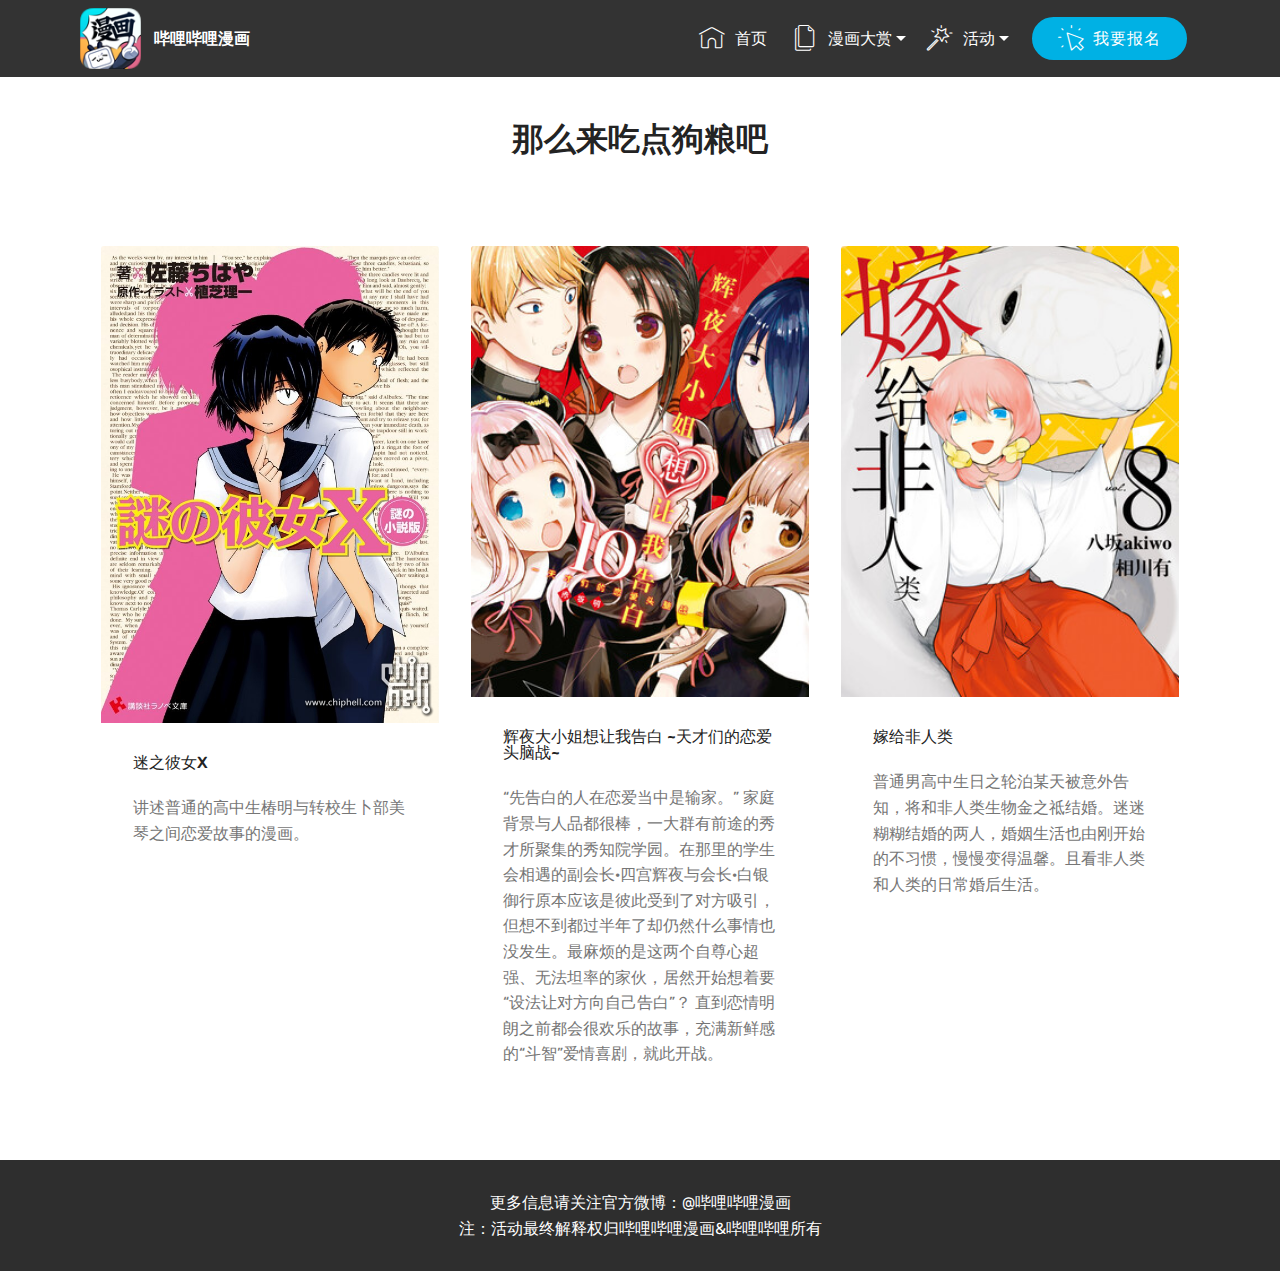
<file: page5.html>
<!DOCTYPE html>
<html  >
<head>
  <!-- Site made with Mobirise Website Builder v4.12.3, https://mobirise.com -->
  <meta charset="UTF-8">
  <meta http-equiv="X-UA-Compatible" content="IE=edge">
  <meta name="generator" content="Mobirise v4.12.3, mobirise.com">
  <meta name="viewport" content="width=device-width, initial-scale=1, minimum-scale=1">
  <link rel="shortcut icon" href="assets/images/0.png" type="image/x-icon">
  <meta name="description" content="Web Generator Description">
  
  
  <title>结果页-狗粮</title>
  <link rel="stylesheet" href="assets/web/assets/mobirise-icons/mobirise-icons.css">
  <link rel="stylesheet" href="assets/bootstrap/css/bootstrap.min.css">
  <link rel="stylesheet" href="assets/bootstrap/css/bootstrap-grid.min.css">
  <link rel="stylesheet" href="assets/bootstrap/css/bootstrap-reboot.min.css">
  <link rel="stylesheet" href="assets/facebook-plugin/style.css">
  <link rel="stylesheet" href="assets/tether/tether.min.css">
  <link rel="stylesheet" href="assets/dropdown/css/style.css">
  <link rel="stylesheet" href="assets/theme/css/style.css">
  <link rel="preload" as="style" href="assets/mobirise/css/mbr-additional.css"><link rel="stylesheet" href="assets/mobirise/css/mbr-additional.css" type="text/css">
  
  
  
</head>
<body>
  <section class="menu cid-rYNL0utnYw" once="menu" id="menu1-4">

    

    <nav class="navbar navbar-expand beta-menu navbar-dropdown align-items-center navbar-fixed-top navbar-toggleable-sm">
        <button class="navbar-toggler navbar-toggler-right" type="button" data-toggle="collapse" data-target="#navbarSupportedContent" aria-controls="navbarSupportedContent" aria-expanded="false" aria-label="Toggle navigation">
            <div class="hamburger">
                <span></span>
                <span></span>
                <span></span>
                <span></span>
            </div>
        </button>
        <div class="menu-logo">
            <div class="navbar-brand">
                <span class="navbar-logo">
                    <a href="https://manga.bilibili.com/">
                         <img src="assets/images/0.png" alt="Mobirise" title="" style="height: 3.8rem;">
                    </a>
                </span>
                <span class="navbar-caption-wrap"><a class="navbar-caption text-white display-7" href="https://manga.bilibili.com/">
                        哔哩哔哩漫画</a></span>
            </div>
        </div>
        <div class="collapse navbar-collapse" id="navbarSupportedContent">
            <ul class="navbar-nav nav-dropdown" data-app-modern-menu="true"><li class="nav-item">
                    <a class="nav-link link text-white display-7" href="index.html#header2-3">
                        <span class="mbri-home mbr-iconfont mbr-iconfont-btn"></span>首页&nbsp;</a>
                </li>
                <li class="nav-item dropdown">
                    <a class="nav-link link text-white dropdown-toggle display-7" href="#top" data-toggle="dropdown-submenu" aria-expanded="false"><span class="mbri-pages mbr-iconfont mbr-iconfont-btn"></span>
                        
                        漫画大赏</a><div class="dropdown-menu"><a class="text-white dropdown-item display-7" href="page1.html#features11-d">漫画专属页面<br></a><a class="text-white dropdown-item display-7" href="page2.html#counters5-1x" aria-expanded="false">漫画推荐测测看</a></div>
                </li><li class="nav-item dropdown"><a class="nav-link link text-white dropdown-toggle display-7" href="#top" data-toggle="dropdown-submenu" aria-expanded="false"><span class="mbri-magic-stick mbr-iconfont mbr-iconfont-btn"></span>
                        
                        活动</a><div class="dropdown-menu"><a class="text-white dropdown-item display-7" href="page4.html#header1-15" aria-expanded="false">一起来应援！</a><a class="text-white dropdown-item display-7" href="page14.html#form1-35" aria-expanded="false">获奖作品竞猜</a></div></li></ul>
            <div class="navbar-buttons mbr-section-btn"><a class="btn btn-sm btn-primary display-7" href="page4.html#header1-15"><span class="mbri-cursor-click mbr-iconfont mbr-iconfont-btn"></span>
                    
                    我要报名</a></div>
        </div>
    </nav>
</section>

<section class="engine"><a href="https://mobirise.info/n">simple website templates</a></section><section class="features18 popup-btn-cards cid-rYUfrquW0y" id="features18-21">

    

    
    <div class="container">
        <h2 class="mbr-section-title pb-3 align-center mbr-fonts-style display-4"><strong>那么来吃点狗粮吧</strong></h2>
        
        <div class="media-container-row pt-5 ">
            <div class="card p-3 col-12 col-md-6 col-lg-4">
                <div class="card-wrapper ">
                    <div class="card-img">
                        <div class="mbr-overlay"></div>
                        <div class="mbr-section-btn text-center"><a href="page5.html#features18-21" class="btn btn-primary display-4">点击阅读</a></div>
                        <img src="assets/images/x-.jpg" alt="Mobirise" title="">
                    </div>
                    <div class="card-box">
                        <h4 class="card-title mbr-fonts-style display-7">迷之彼女X&nbsp;</h4>
                        <p class="mbr-text mbr-fonts-style align-left display-7">
                            讲述普通的高中生椿明与转校生卜部美琴之间恋爱故事的漫画。
                        </p>
                    </div>
                </div>
            </div>
            <div class="card p-3 col-12 col-md-6 col-lg-4">
                <div class="card-wrapper">
                    <div class="card-img">
                        <div class="mbr-overlay"></div>
                        <div class="mbr-section-btn text-center"><a href="https://manga.bilibili.com/mc26009/300318?from=manga_detail" class="btn btn-primary display-4">点击阅读</a></div>
                        <img src="assets/images/11.jpg" alt="Mobirise" title="">
                    </div>
                    <div class="card-box">
                        <h4 class="card-title mbr-fonts-style display-7">辉夜大小姐想让我告白 ~天才们的恋爱头脑战~&nbsp;</h4>
                        <p class="mbr-text mbr-fonts-style display-7">
                           “先告白的人在恋爱当中是输家。” 家庭背景与人品都很棒，一大群有前途的秀才所聚集的秀知院学园。在那里的学生会相遇的副会长·四宫辉夜与会长·白银御行原本应该是彼此受到了对方吸引，但想不到都过半年了却仍然什么事情也没发生。最麻烦的是这两个自尊心超强、无法坦率的家伙，居然开始想着要“设法让对方向自己告白”？ 直到恋情明朗之前都会很欢乐的故事，充满新鲜感的“斗智”爱情喜剧，就此开战。
                        </p>
                    </div>
                </div>
            </div>

            <div class="card p-3 col-12 col-md-6 col-lg-4">
                <div class="card-wrapper">
                    <div class="card-img">
                        <div class="mbr-overlay"></div>
                        <div class="mbr-section-btn text-center"><a href="https://manga.bilibili.com/mc27251/368514?from=manga_detail" class="btn btn-primary display-4">点击阅读</a></div>
                        <img src="assets/images/6.jpg" alt="Mobirise" title="">
                    </div>
                    <div class="card-box">
                        <h4 class="card-title mbr-fonts-style display-7">嫁给非人类&nbsp;</h4>
                        <p class="mbr-text mbr-fonts-style display-7">
                            普通男高中生日之轮泊某天被意外告知，将和非人类生物金之祗结婚。迷迷糊糊结婚的两人，婚姻生活也由刚开始的不习惯，慢慢变得温馨。且看非人类和人类的日常婚后生活。
                        </p>
                    </div>
                </div>
            </div>

            
        </div>
    </div>
</section>

<section once="footers" class="cid-rYOrnRBv0p" id="footer6-h">

    

    

    <div class="container">
        <div class="media-container-row align-center mbr-white">
            <div class="col-12">
                <p class="mbr-text mb-0 mbr-fonts-style display-7">更多信息请关注官方微博：@哔哩哔哩漫画<br>注：活动最终解释权归哔哩哔哩漫画&amp;哔哩哔哩所有</p>
            </div>
        </div>
    </div>
</section>


  <script src="assets/web/assets/jquery/jquery.min.js"></script>
  <script src="assets/popper/popper.min.js"></script>
  <script src="assets/bootstrap/js/bootstrap.min.js"></script>
  <script src="https://connect.facebook.net/en_US/sdk.js#xfbml=1&version=v2.5"></script>
  <script src="https://apis.google.com/js/plusone.js"></script>
  <script src="assets/facebook-plugin/facebook-script.js"></script>
  <script src="assets/tether/tether.min.js"></script>
  <script src="assets/dropdown/js/nav-dropdown.js"></script>
  <script src="assets/dropdown/js/navbar-dropdown.js"></script>
  <script src="assets/touchswipe/jquery.touch-swipe.min.js"></script>
  <script src="assets/mbr-popup-btns/mbr-popup-btns.js"></script>
  <script src="assets/smoothscroll/smooth-scroll.js"></script>
  <script src="assets/theme/js/script.js"></script>
  
  
</body>
</html>
</file>
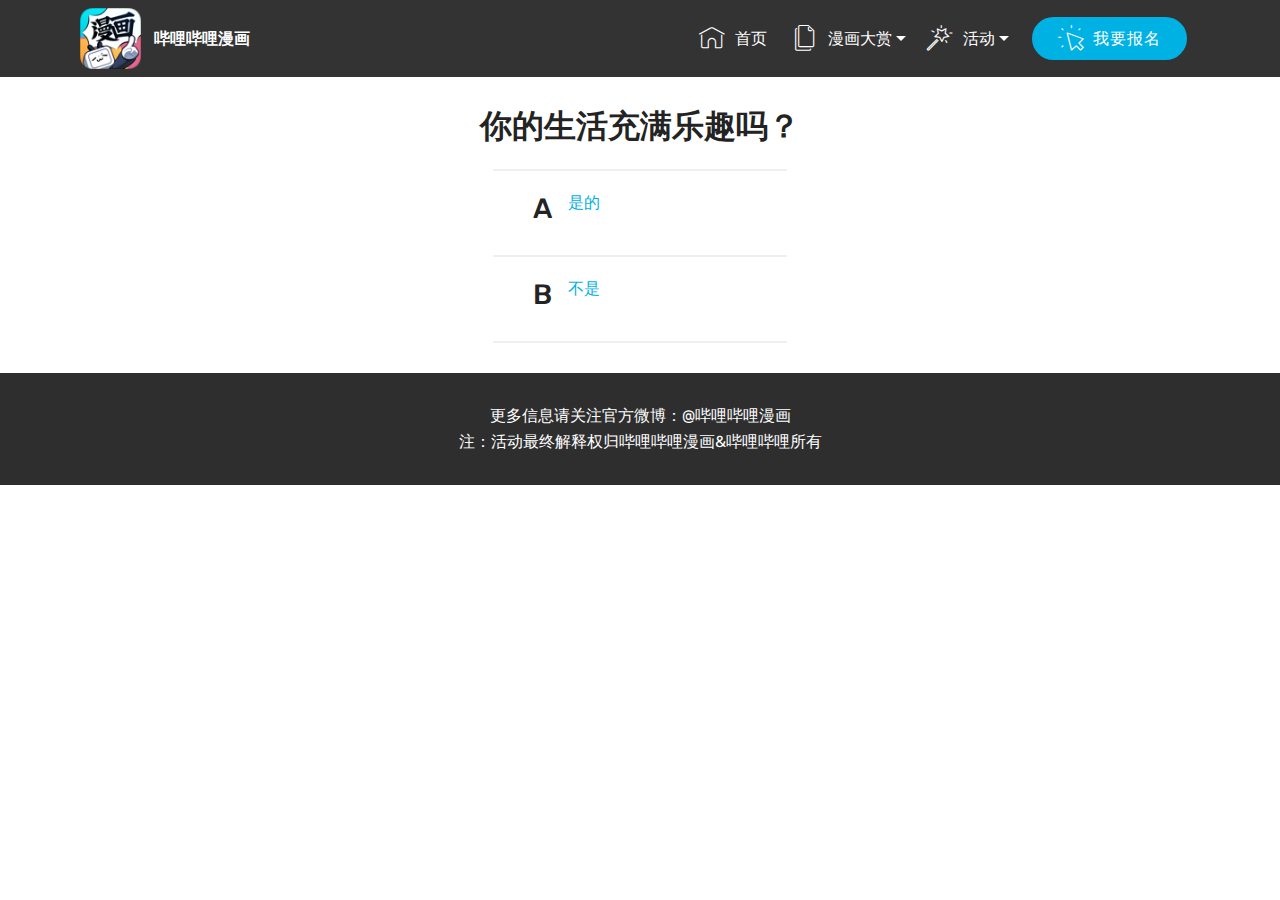
<file: page6.html>
<!DOCTYPE html>
<html  >
<head>
  <!-- Site made with Mobirise Website Builder v4.12.3, https://mobirise.com -->
  <meta charset="UTF-8">
  <meta http-equiv="X-UA-Compatible" content="IE=edge">
  <meta name="generator" content="Mobirise v4.12.3, mobirise.com">
  <meta name="viewport" content="width=device-width, initial-scale=1, minimum-scale=1">
  <link rel="shortcut icon" href="assets/images/0.png" type="image/x-icon">
  <meta name="description" content="Web Page Builder Description">
  
  
  <title>今天看什么-生活</title>
  <link rel="stylesheet" href="assets/web/assets/mobirise-icons/mobirise-icons.css">
  <link rel="stylesheet" href="assets/bootstrap/css/bootstrap.min.css">
  <link rel="stylesheet" href="assets/bootstrap/css/bootstrap-grid.min.css">
  <link rel="stylesheet" href="assets/bootstrap/css/bootstrap-reboot.min.css">
  <link rel="stylesheet" href="assets/facebook-plugin/style.css">
  <link rel="stylesheet" href="assets/tether/tether.min.css">
  <link rel="stylesheet" href="assets/dropdown/css/style.css">
  <link rel="stylesheet" href="assets/theme/css/style.css">
  <link rel="preload" as="style" href="assets/mobirise/css/mbr-additional.css"><link rel="stylesheet" href="assets/mobirise/css/mbr-additional.css" type="text/css">
  
  
  
</head>
<body>
  <section class="menu cid-rYNL0utnYw" once="menu" id="menu1-4">

    

    <nav class="navbar navbar-expand beta-menu navbar-dropdown align-items-center navbar-fixed-top navbar-toggleable-sm">
        <button class="navbar-toggler navbar-toggler-right" type="button" data-toggle="collapse" data-target="#navbarSupportedContent" aria-controls="navbarSupportedContent" aria-expanded="false" aria-label="Toggle navigation">
            <div class="hamburger">
                <span></span>
                <span></span>
                <span></span>
                <span></span>
            </div>
        </button>
        <div class="menu-logo">
            <div class="navbar-brand">
                <span class="navbar-logo">
                    <a href="https://manga.bilibili.com/">
                         <img src="assets/images/0.png" alt="Mobirise" title="" style="height: 3.8rem;">
                    </a>
                </span>
                <span class="navbar-caption-wrap"><a class="navbar-caption text-white display-7" href="https://manga.bilibili.com/">
                        哔哩哔哩漫画</a></span>
            </div>
        </div>
        <div class="collapse navbar-collapse" id="navbarSupportedContent">
            <ul class="navbar-nav nav-dropdown" data-app-modern-menu="true"><li class="nav-item">
                    <a class="nav-link link text-white display-7" href="index.html#header2-3">
                        <span class="mbri-home mbr-iconfont mbr-iconfont-btn"></span>首页&nbsp;</a>
                </li>
                <li class="nav-item dropdown">
                    <a class="nav-link link text-white dropdown-toggle display-7" href="#top" data-toggle="dropdown-submenu" aria-expanded="false"><span class="mbri-pages mbr-iconfont mbr-iconfont-btn"></span>
                        
                        漫画大赏</a><div class="dropdown-menu"><a class="text-white dropdown-item display-7" href="page1.html#features11-d">漫画专属页面<br></a><a class="text-white dropdown-item display-7" href="page2.html#counters5-1x" aria-expanded="false">漫画推荐测测看</a></div>
                </li><li class="nav-item dropdown"><a class="nav-link link text-white dropdown-toggle display-7" href="#top" data-toggle="dropdown-submenu" aria-expanded="false"><span class="mbri-magic-stick mbr-iconfont mbr-iconfont-btn"></span>
                        
                        活动</a><div class="dropdown-menu"><a class="text-white dropdown-item display-7" href="page4.html#header1-15" aria-expanded="false">一起来应援！</a><a class="text-white dropdown-item display-7" href="page14.html#form1-35" aria-expanded="false">获奖作品竞猜</a></div></li></ul>
            <div class="navbar-buttons mbr-section-btn"><a class="btn btn-sm btn-primary display-7" href="page4.html#header1-15"><span class="mbri-cursor-click mbr-iconfont mbr-iconfont-btn"></span>
                    
                    我要报名</a></div>
        </div>
    </nav>
</section>

<section class="engine"><a href="https://mobirise.info/s">free bootstrap themes</a></section><section class="counters5 counters cid-rYUkmaLLO0" id="counters5-26">

    

    

    <div class="container pt-4 mt-2">
        <h2 class="mbr-section-title pb-3 align-center mbr-fonts-style display-4"><strong>你的生活充满乐趣吗？</strong></h2>
        
        <div class="row justify-content-center">
            <div class="cards-block">
                <div class="cards-container">
                    <div class="card px-3 align-left col-12">
                        <div class="panel-item p-4 d-flex">
                            <div class="card-img pr-3">
                                <h3 class="img-text d-flex align-items-center justify-content-center">A</h3>
                            </div>
                            <div class="card-text">
                                <h4 class="mbr-content-title mbr-bold mbr-fonts-style display-7"><a href="page10.html#features18-2e">是的</a></h4>
                                
                            </div>
                        </div>
                    </div>
                    <div class="card px-3 align-left col-12">
                        <div class="panel-item p-4 d-flex">
                            <div class="card-img pr-3">
                                <h3 class="img-text d-flex align-items-center justify-content-center">B</h3>
                            </div>
                            <div class="card-text">
                                <h4 class="mbr-content-title mbr-bold mbr-fonts-style display-7"><a href="page8.html#features18-27">不是</a></h4>
                                
                            </div>
                        </div>
                    </div>
                    
                    
                </div>
            </div>
        </div>
    </div>
</section>

<section once="footers" class="cid-rYOrnRBv0p" id="footer6-h">

    

    

    <div class="container">
        <div class="media-container-row align-center mbr-white">
            <div class="col-12">
                <p class="mbr-text mb-0 mbr-fonts-style display-7">更多信息请关注官方微博：@哔哩哔哩漫画<br>注：活动最终解释权归哔哩哔哩漫画&amp;哔哩哔哩所有</p>
            </div>
        </div>
    </div>
</section>


  <script src="assets/web/assets/jquery/jquery.min.js"></script>
  <script src="assets/popper/popper.min.js"></script>
  <script src="assets/bootstrap/js/bootstrap.min.js"></script>
  <script src="https://connect.facebook.net/en_US/sdk.js#xfbml=1&version=v2.5"></script>
  <script src="https://apis.google.com/js/plusone.js"></script>
  <script src="assets/facebook-plugin/facebook-script.js"></script>
  <script src="assets/tether/tether.min.js"></script>
  <script src="assets/dropdown/js/nav-dropdown.js"></script>
  <script src="assets/dropdown/js/navbar-dropdown.js"></script>
  <script src="assets/touchswipe/jquery.touch-swipe.min.js"></script>
  <script src="assets/viewportchecker/jquery.viewportchecker.js"></script>
  <script src="assets/smoothscroll/smooth-scroll.js"></script>
  <script src="assets/theme/js/script.js"></script>
  
  
</body>
</html>
</file>
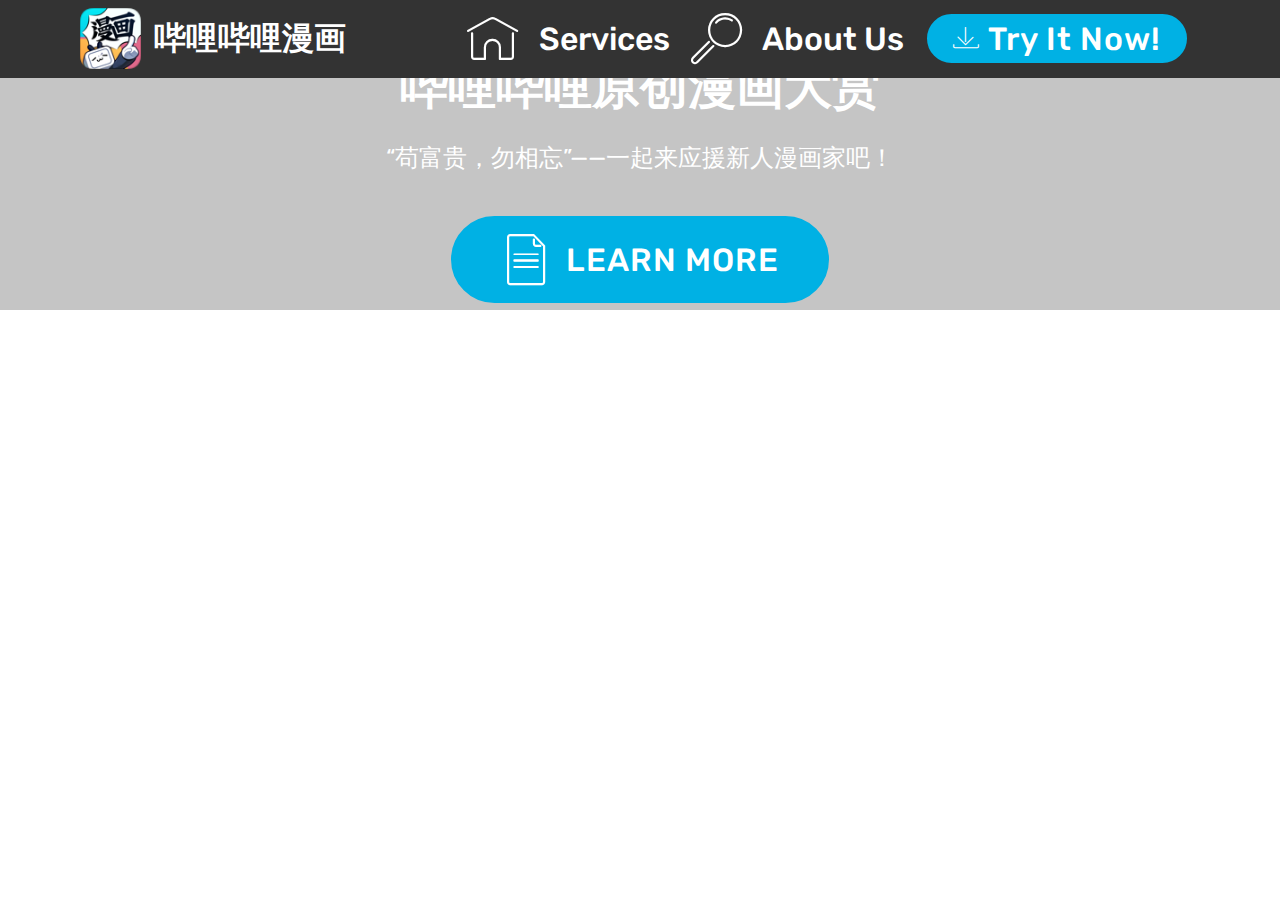
<file: page7.html>
<!DOCTYPE html>
<html  >
<head>
  <!-- Site made with Mobirise Website Builder v4.12.3, https://mobirise.com -->
  <meta charset="UTF-8">
  <meta http-equiv="X-UA-Compatible" content="IE=edge">
  <meta name="generator" content="Mobirise v4.12.3, mobirise.com">
  <meta name="viewport" content="width=device-width, initial-scale=1, minimum-scale=1">
  <link rel="shortcut icon" href="assets/images/0.png" type="image/x-icon">
  <meta name="description" content="Website Builder Description">
  
  
  <title>Page 7</title>
  <link rel="stylesheet" href="assets/web/assets/mobirise-icons/mobirise-icons.css">
  <link rel="stylesheet" href="assets/bootstrap/css/bootstrap.min.css">
  <link rel="stylesheet" href="assets/bootstrap/css/bootstrap-grid.min.css">
  <link rel="stylesheet" href="assets/bootstrap/css/bootstrap-reboot.min.css">
  <link rel="stylesheet" href="assets/tether/tether.min.css">
  <link rel="stylesheet" href="assets/dropdown/css/style.css">
  <link rel="stylesheet" href="assets/theme/css/style.css">
  <link rel="preload" as="style" href="assets/mobirise/css/mbr-additional.css"><link rel="stylesheet" href="assets/mobirise/css/mbr-additional.css" type="text/css">
  
  
  
</head>
<body>
  <section class="menu cid-rYNL0utnYw" once="menu" id="menu1-4">

    

    <nav class="navbar navbar-expand beta-menu navbar-dropdown align-items-center navbar-fixed-top navbar-toggleable-sm">
        <button class="navbar-toggler navbar-toggler-right" type="button" data-toggle="collapse" data-target="#navbarSupportedContent" aria-controls="navbarSupportedContent" aria-expanded="false" aria-label="Toggle navigation">
            <div class="hamburger">
                <span></span>
                <span></span>
                <span></span>
                <span></span>
            </div>
        </button>
        <div class="menu-logo">
            <div class="navbar-brand">
                <span class="navbar-logo">
                    <a href="https://mobirise.co">
                         <img src="assets/images/0.png" alt="Mobirise" title="" style="height: 3.8rem;">
                    </a>
                </span>
                <span class="navbar-caption-wrap"><a class="navbar-caption text-white display-4" href="https://manga.bilibili.com/">
                        哔哩哔哩漫画</a></span>
            </div>
        </div>
        <div class="collapse navbar-collapse" id="navbarSupportedContent">
            <ul class="navbar-nav nav-dropdown" data-app-modern-menu="true">
                <li class="nav-item">
                    <a class="nav-link link text-white display-4" href="https://mobirise.co">
                        <span class="mbri-home mbr-iconfont mbr-iconfont-btn"></span>
                        Services
                    </a>
                </li>
                <li class="nav-item">
                    <a class="nav-link link text-white display-4" href="https://mobirise.co">
                        <span class="mbri-search mbr-iconfont mbr-iconfont-btn"></span>
                        About Us
                    </a>
                </li>
            </ul>
            <div class="navbar-buttons mbr-section-btn">
                <a class="btn btn-sm btn-primary display-4" href="https://mobirise.co">
                    <span class="mbri-save mbr-iconfont mbr-iconfont-btn "></span>
                    Try It Now!
                </a>
            </div>
        </div>
    </nav>
</section>

<section class="engine"><a href="https://mobirise.info/a">online site builder</a></section><section class="header1 cid-rYNDTOwOVf mbr-parallax-background" id="header1-2">

    

    <div class="mbr-overlay" style="opacity: 0.2; background-color: rgb(35, 35, 35);">
    </div>

    <div class="container">
        <div class="row justify-content-md-center">
            <div class="mbr-white col-md-10">
                <h1 class="mbr-section-title align-center mbr-bold pb-3 mbr-fonts-style display-2">夏日祭！<br> 哔哩哔哩原创漫画大赏</h1>
                
                <p class="mbr-text align-center pb-3 mbr-fonts-style display-5">“苟富贵，勿相忘”——一起来应援新人漫画家吧！</p>
                <div class="mbr-section-btn align-center"><a class="btn btn-md btn-primary display-4" href="https://mobirise.co">
                        <span class="mbr-iconfont mbri-file"></span>LEARN MORE</a></div>
            </div>
        </div>
    </div>

</section>


  <script src="assets/web/assets/jquery/jquery.min.js"></script>
  <script src="assets/popper/popper.min.js"></script>
  <script src="assets/bootstrap/js/bootstrap.min.js"></script>
  <script src="assets/tether/tether.min.js"></script>
  <script src="assets/smoothscroll/smooth-scroll.js"></script>
  <script src="assets/parallax/jarallax.min.js"></script>
  <script src="assets/dropdown/js/nav-dropdown.js"></script>
  <script src="assets/dropdown/js/navbar-dropdown.js"></script>
  <script src="assets/touchswipe/jquery.touch-swipe.min.js"></script>
  <script src="assets/theme/js/script.js"></script>
  
  
</body>
</html>
</file>
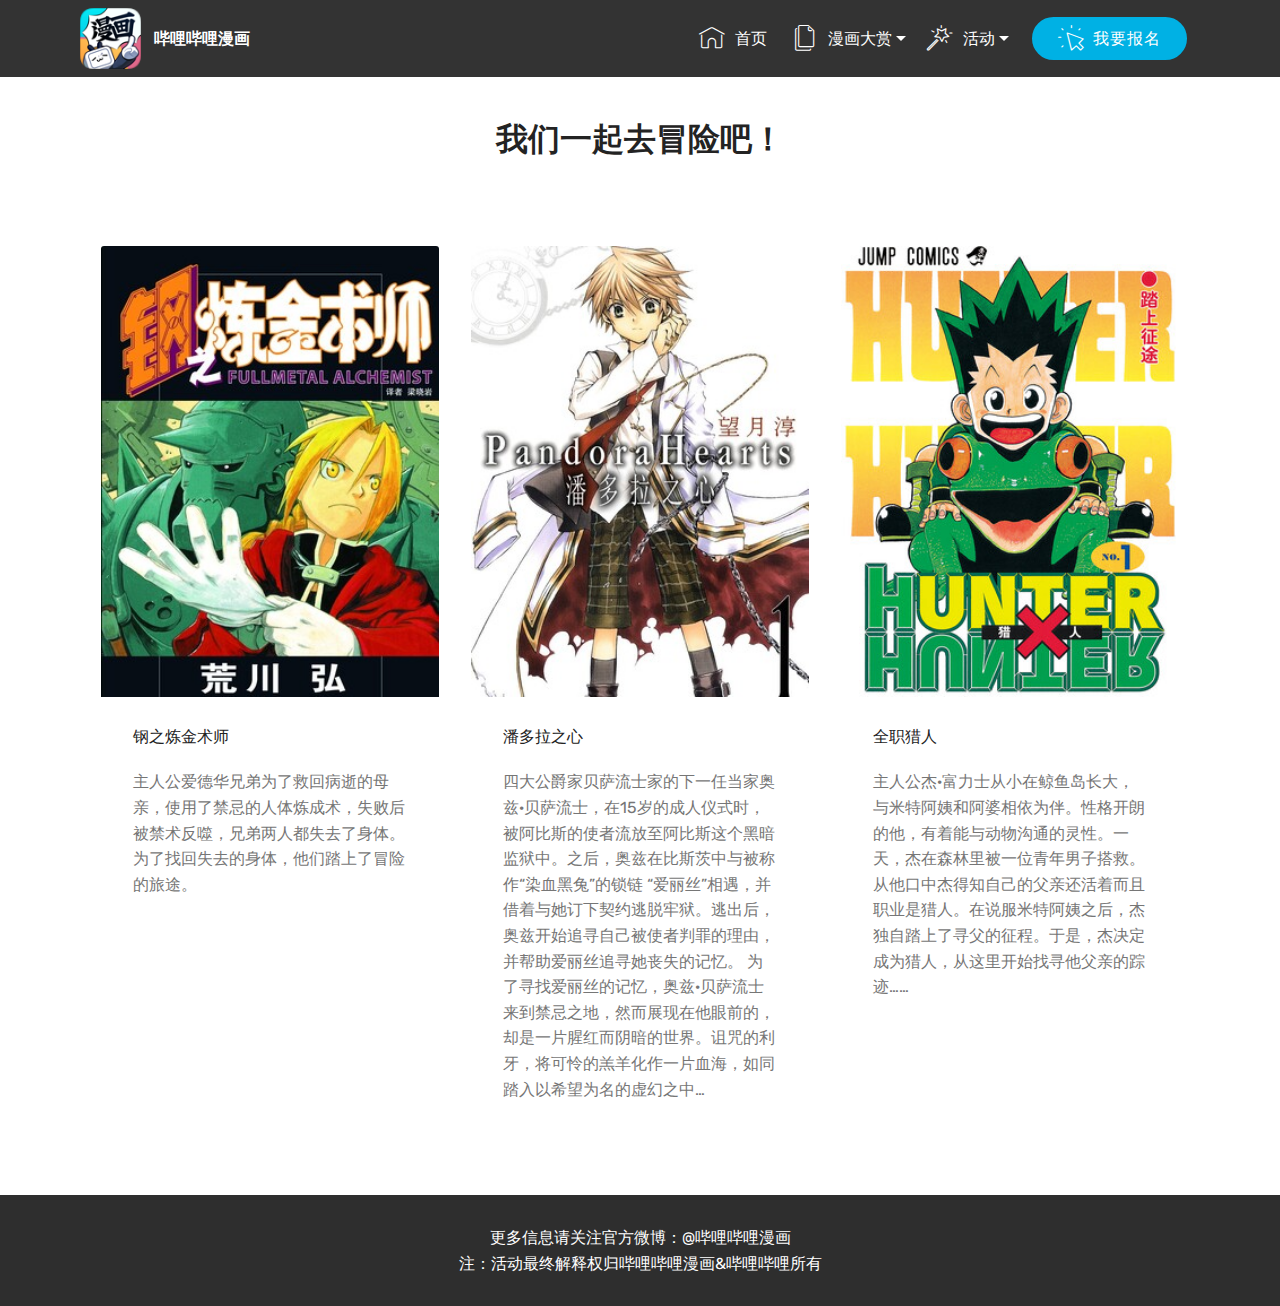
<file: page8.html>
<!DOCTYPE html>
<html  >
<head>
  <!-- Site made with Mobirise Website Builder v4.12.3, https://mobirise.com -->
  <meta charset="UTF-8">
  <meta http-equiv="X-UA-Compatible" content="IE=edge">
  <meta name="generator" content="Mobirise v4.12.3, mobirise.com">
  <meta name="viewport" content="width=device-width, initial-scale=1, minimum-scale=1">
  <link rel="shortcut icon" href="assets/images/0.png" type="image/x-icon">
  <meta name="description" content="Website Generator Description">
  
  
  <title>结果页-少年</title>
  <link rel="stylesheet" href="assets/web/assets/mobirise-icons/mobirise-icons.css">
  <link rel="stylesheet" href="assets/bootstrap/css/bootstrap.min.css">
  <link rel="stylesheet" href="assets/bootstrap/css/bootstrap-grid.min.css">
  <link rel="stylesheet" href="assets/bootstrap/css/bootstrap-reboot.min.css">
  <link rel="stylesheet" href="assets/facebook-plugin/style.css">
  <link rel="stylesheet" href="assets/tether/tether.min.css">
  <link rel="stylesheet" href="assets/dropdown/css/style.css">
  <link rel="stylesheet" href="assets/theme/css/style.css">
  <link rel="preload" as="style" href="assets/mobirise/css/mbr-additional.css"><link rel="stylesheet" href="assets/mobirise/css/mbr-additional.css" type="text/css">
  
  
  
</head>
<body>
  <section class="features18 popup-btn-cards cid-rYUmMVPLbB" id="features18-27">

    

    
    <div class="container">
        <h2 class="mbr-section-title pb-3 align-center mbr-fonts-style display-4"><strong>我们一起去冒险吧！</strong></h2>
        
        <div class="media-container-row pt-5 ">
            <div class="card p-3 col-12 col-md-6 col-lg-4">
                <div class="card-wrapper ">
                    <div class="card-img">
                        <div class="mbr-overlay"></div>
                        <div class="mbr-section-btn text-center"><a href="https://manga.bilibili.com/mc27362/379274?from=manga_detail" class="btn btn-primary display-4">点击阅读</a></div>
                        <img src="assets/images/9.jpg" alt="Mobirise" title="">
                    </div>
                    <div class="card-box">
                        <h4 class="card-title mbr-fonts-style display-7">钢之炼金术师</h4>
                        <p class="mbr-text mbr-fonts-style align-left display-7">
                            主人公爱德华兄弟为了救回病逝的母亲，使用了禁忌的人体炼成术，失败后被禁术反噬，兄弟两人都失去了身体。为了找回失去的身体，他们踏上了冒险的旅途。
                        </p>
                    </div>
                </div>
            </div>
            <div class="card p-3 col-12 col-md-6 col-lg-4">
                <div class="card-wrapper">
                    <div class="card-img">
                        <div class="mbr-overlay"></div>
                        <div class="mbr-section-btn text-center"><a href="https://manga.bilibili.com/mc27384/380945?from=manga_detail" class="btn btn-primary display-4">点击阅读</a></div>
                        <img src="assets/images/10.jpg" alt="Mobirise" title="">
                    </div>
                    <div class="card-box">
                        <h4 class="card-title mbr-fonts-style display-7">潘多拉之心</h4>
                        <p class="mbr-text mbr-fonts-style display-7">
                           四大公爵家贝萨流士家的下一任当家奥兹·贝萨流士，在15岁的成人仪式时，被阿比斯的使者流放至阿比斯这个黑暗监狱中。之后，奥兹在比斯茨中与被称作“染血黑兔”的锁链 “爱丽丝”相遇，并借着与她订下契约逃脱牢狱。逃出后，奥兹开始追寻自己被使者判罪的理由，并帮助爱丽丝追寻她丧失的记忆。 为了寻找爱丽丝的记忆，奥兹·贝萨流士来到禁忌之地，然而展现在他眼前的，却是一片腥红而阴暗的世界。诅咒的利牙，将可怜的羔羊化作一片血海，如同踏入以希望为名的虚幻之中…
                        </p>
                    </div>
                </div>
            </div>

            <div class="card p-3 col-12 col-md-6 col-lg-4">
                <div class="card-wrapper">
                    <div class="card-img">
                        <div class="mbr-overlay"></div>
                        <div class="mbr-section-btn text-center"><a href="https://manga.bilibili.com/mc25539/257974?from=manga_detail" class="btn btn-primary display-4">点击阅读</a></div>
                        <img src="assets/images/8.jpg" alt="Mobirise" title="">
                    </div>
                    <div class="card-box">
                        <h4 class="card-title mbr-fonts-style display-7">全职猎人</h4>
                        <p class="mbr-text mbr-fonts-style display-7">
                            主人公杰·富力士从小在鲸鱼岛长大，与米特阿姨和阿婆相依为伴。性格开朗的他，有着能与动物沟通的灵性。一天，杰在森林里被一位青年男子搭救。从他口中杰得知自己的父亲还活着而且职业是猎人。在说服米特阿姨之后，杰独自踏上了寻父的征程。于是，杰决定成为猎人，从这里开始找寻他父亲的踪迹……
                        </p>
                    </div>
                </div>
            </div>

            
        </div>
    </div>
</section>

<section class="engine"><a href="https://mobirise.info/r">free bootstrap template</a></section><section class="menu cid-rYNL0utnYw" once="menu" id="menu1-22">

    

    <nav class="navbar navbar-expand beta-menu navbar-dropdown align-items-center navbar-fixed-top navbar-toggleable-sm">
        <button class="navbar-toggler navbar-toggler-right" type="button" data-toggle="collapse" data-target="#navbarSupportedContent" aria-controls="navbarSupportedContent" aria-expanded="false" aria-label="Toggle navigation">
            <div class="hamburger">
                <span></span>
                <span></span>
                <span></span>
                <span></span>
            </div>
        </button>
        <div class="menu-logo">
            <div class="navbar-brand">
                <span class="navbar-logo">
                    <a href="https://manga.bilibili.com/">
                         <img src="assets/images/0.png" alt="Mobirise" title="" style="height: 3.8rem;">
                    </a>
                </span>
                <span class="navbar-caption-wrap"><a class="navbar-caption text-white display-7" href="https://manga.bilibili.com/">
                        哔哩哔哩漫画</a></span>
            </div>
        </div>
        <div class="collapse navbar-collapse" id="navbarSupportedContent">
            <ul class="navbar-nav nav-dropdown" data-app-modern-menu="true"><li class="nav-item">
                    <a class="nav-link link text-white display-7" href="index.html#header2-3">
                        <span class="mbri-home mbr-iconfont mbr-iconfont-btn"></span>首页&nbsp;</a>
                </li>
                <li class="nav-item dropdown">
                    <a class="nav-link link text-white dropdown-toggle display-7" href="#top" data-toggle="dropdown-submenu" aria-expanded="false"><span class="mbri-pages mbr-iconfont mbr-iconfont-btn"></span>
                        
                        漫画大赏</a><div class="dropdown-menu"><a class="text-white dropdown-item display-7" href="page1.html#features11-d">漫画专属页面<br></a><a class="text-white dropdown-item display-7" href="page2.html#counters5-1x" aria-expanded="false">漫画推荐测测看</a></div>
                </li><li class="nav-item dropdown"><a class="nav-link link text-white dropdown-toggle display-7" href="#top" data-toggle="dropdown-submenu" aria-expanded="false"><span class="mbri-magic-stick mbr-iconfont mbr-iconfont-btn"></span>
                        
                        活动</a><div class="dropdown-menu"><a class="text-white dropdown-item display-7" href="page4.html#header1-15" aria-expanded="false">一起来应援！</a><a class="text-white dropdown-item display-7" href="page14.html#form1-35" aria-expanded="false">获奖作品竞猜</a></div></li></ul>
            <div class="navbar-buttons mbr-section-btn"><a class="btn btn-sm btn-primary display-7" href="page4.html#header1-15"><span class="mbri-cursor-click mbr-iconfont mbr-iconfont-btn"></span>
                    
                    我要报名</a></div>
        </div>
    </nav>
</section>

<section once="footers" class="cid-rYOrnRBv0p" id="footer6-23">

    

    

    <div class="container">
        <div class="media-container-row align-center mbr-white">
            <div class="col-12">
                <p class="mbr-text mb-0 mbr-fonts-style display-7">更多信息请关注官方微博：@哔哩哔哩漫画<br>注：活动最终解释权归哔哩哔哩漫画&amp;哔哩哔哩所有</p>
            </div>
        </div>
    </div>
</section>


  <script src="assets/web/assets/jquery/jquery.min.js"></script>
  <script src="assets/popper/popper.min.js"></script>
  <script src="assets/bootstrap/js/bootstrap.min.js"></script>
  <script src="https://connect.facebook.net/en_US/sdk.js#xfbml=1&version=v2.5"></script>
  <script src="https://apis.google.com/js/plusone.js"></script>
  <script src="assets/facebook-plugin/facebook-script.js"></script>
  <script src="assets/tether/tether.min.js"></script>
  <script src="assets/mbr-popup-btns/mbr-popup-btns.js"></script>
  <script src="assets/dropdown/js/nav-dropdown.js"></script>
  <script src="assets/dropdown/js/navbar-dropdown.js"></script>
  <script src="assets/touchswipe/jquery.touch-swipe.min.js"></script>
  <script src="assets/smoothscroll/smooth-scroll.js"></script>
  <script src="assets/theme/js/script.js"></script>
  
  
</body>
</html>
</file>
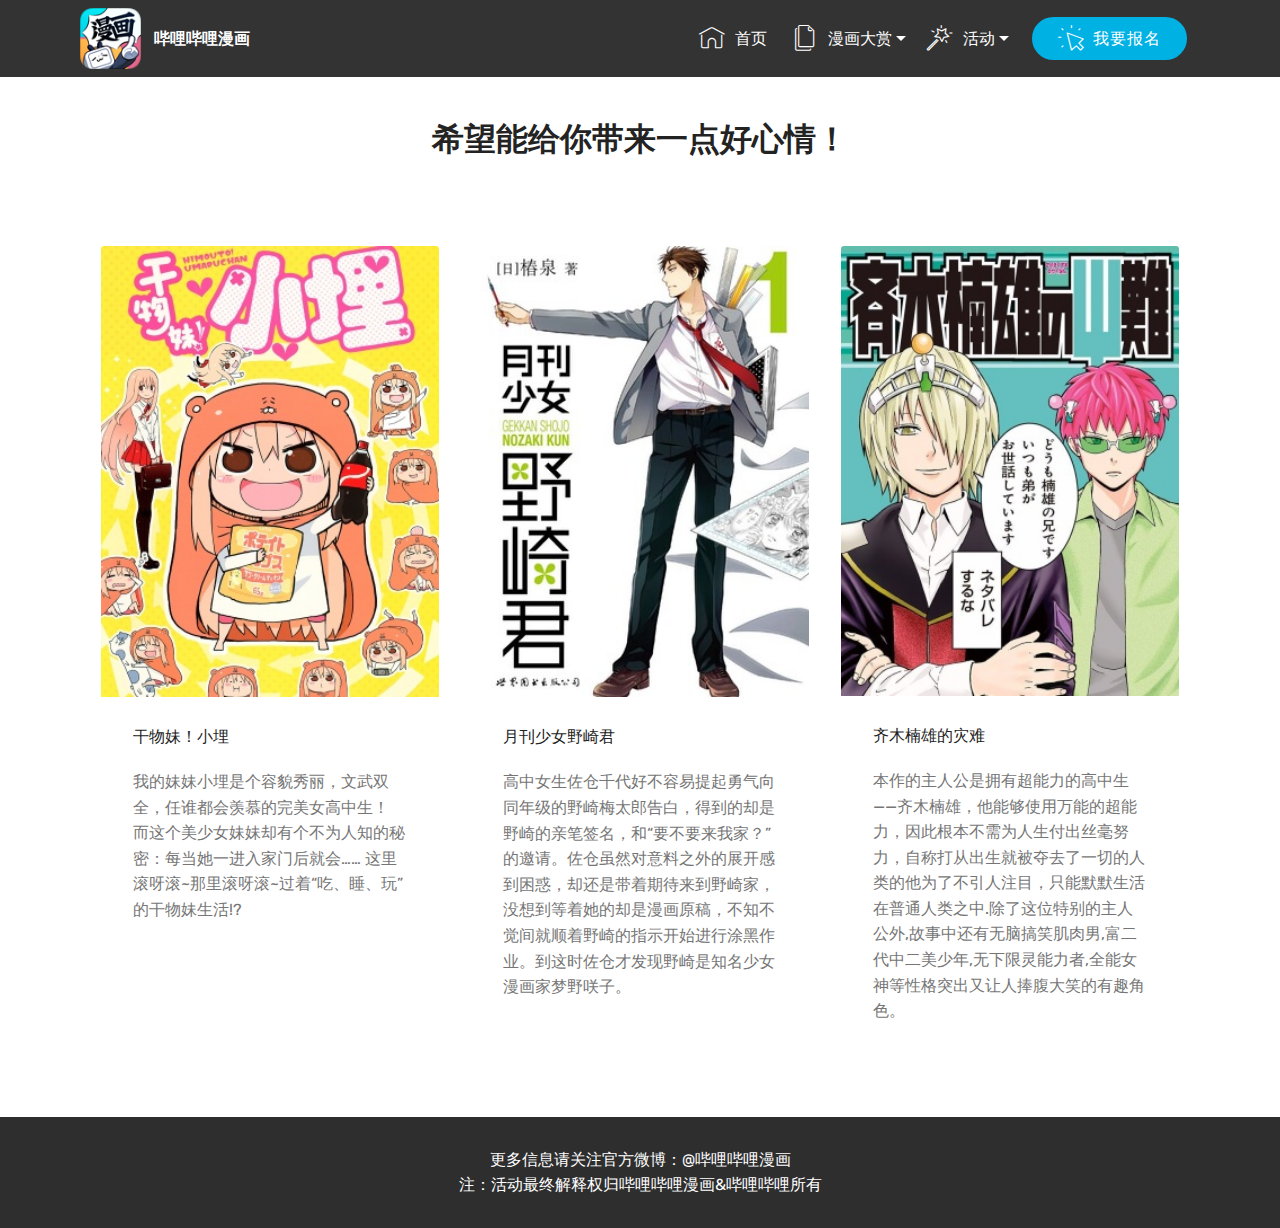
<file: page9.html>
<!DOCTYPE html>
<html  >
<head>
  <!-- Site made with Mobirise Website Builder v4.12.3, https://mobirise.com -->
  <meta charset="UTF-8">
  <meta http-equiv="X-UA-Compatible" content="IE=edge">
  <meta name="generator" content="Mobirise v4.12.3, mobirise.com">
  <meta name="viewport" content="width=device-width, initial-scale=1, minimum-scale=1">
  <link rel="shortcut icon" href="assets/images/0.png" type="image/x-icon">
  <meta name="description" content="Web Page Creator Description">
  
  
  <title>结果页-治愈</title>
  <link rel="stylesheet" href="assets/web/assets/mobirise-icons/mobirise-icons.css">
  <link rel="stylesheet" href="assets/bootstrap/css/bootstrap.min.css">
  <link rel="stylesheet" href="assets/bootstrap/css/bootstrap-grid.min.css">
  <link rel="stylesheet" href="assets/bootstrap/css/bootstrap-reboot.min.css">
  <link rel="stylesheet" href="assets/facebook-plugin/style.css">
  <link rel="stylesheet" href="assets/tether/tether.min.css">
  <link rel="stylesheet" href="assets/dropdown/css/style.css">
  <link rel="stylesheet" href="assets/theme/css/style.css">
  <link rel="preload" as="style" href="assets/mobirise/css/mbr-additional.css"><link rel="stylesheet" href="assets/mobirise/css/mbr-additional.css" type="text/css">
  
  
  
</head>
<body>
  <section class="menu cid-rYNL0utnYw" once="menu" id="menu1-24">

    

    <nav class="navbar navbar-expand beta-menu navbar-dropdown align-items-center navbar-fixed-top navbar-toggleable-sm">
        <button class="navbar-toggler navbar-toggler-right" type="button" data-toggle="collapse" data-target="#navbarSupportedContent" aria-controls="navbarSupportedContent" aria-expanded="false" aria-label="Toggle navigation">
            <div class="hamburger">
                <span></span>
                <span></span>
                <span></span>
                <span></span>
            </div>
        </button>
        <div class="menu-logo">
            <div class="navbar-brand">
                <span class="navbar-logo">
                    <a href="https://manga.bilibili.com/">
                         <img src="assets/images/0.png" alt="Mobirise" title="" style="height: 3.8rem;">
                    </a>
                </span>
                <span class="navbar-caption-wrap"><a class="navbar-caption text-white display-7" href="https://manga.bilibili.com/">
                        哔哩哔哩漫画</a></span>
            </div>
        </div>
        <div class="collapse navbar-collapse" id="navbarSupportedContent">
            <ul class="navbar-nav nav-dropdown" data-app-modern-menu="true"><li class="nav-item">
                    <a class="nav-link link text-white display-7" href="index.html#header2-3">
                        <span class="mbri-home mbr-iconfont mbr-iconfont-btn"></span>首页&nbsp;</a>
                </li>
                <li class="nav-item dropdown">
                    <a class="nav-link link text-white dropdown-toggle display-7" href="#top" data-toggle="dropdown-submenu" aria-expanded="false"><span class="mbri-pages mbr-iconfont mbr-iconfont-btn"></span>
                        
                        漫画大赏</a><div class="dropdown-menu"><a class="text-white dropdown-item display-7" href="page1.html#features11-d">漫画专属页面<br></a><a class="text-white dropdown-item display-7" href="page2.html#counters5-1x" aria-expanded="false">漫画推荐测测看</a></div>
                </li><li class="nav-item dropdown"><a class="nav-link link text-white dropdown-toggle display-7" href="#top" data-toggle="dropdown-submenu" aria-expanded="false"><span class="mbri-magic-stick mbr-iconfont mbr-iconfont-btn"></span>
                        
                        活动</a><div class="dropdown-menu"><a class="text-white dropdown-item display-7" href="page4.html#header1-15" aria-expanded="false">一起来应援！</a><a class="text-white dropdown-item display-7" href="page14.html#form1-35" aria-expanded="false">获奖作品竞猜</a></div></li></ul>
            <div class="navbar-buttons mbr-section-btn"><a class="btn btn-sm btn-primary display-7" href="page4.html#header1-15"><span class="mbri-cursor-click mbr-iconfont mbr-iconfont-btn"></span>
                    
                    我要报名</a></div>
        </div>
    </nav>
</section>

<section class="engine"><a href="https://mobirise.info/s">free bootstrap theme</a></section><section class="features18 popup-btn-cards cid-rYUttYmXBt" id="features18-2d">

    

    
    <div class="container">
        <h2 class="mbr-section-title pb-3 align-center mbr-fonts-style display-4"><strong>希望能给你带来一点好心情！</strong></h2>
        
        <div class="media-container-row pt-5 ">
            <div class="card p-3 col-12 col-md-6 col-lg-4">
                <div class="card-wrapper ">
                    <div class="card-img">
                        <div class="mbr-overlay"></div>
                        <div class="mbr-section-btn text-center"><a href="https://manga.bilibili.com/mc25460/248088?from=manga_detail" class="btn btn-primary display-4">点击阅读</a></div>
                        <img src="assets/images/4.jpg" alt="Mobirise" title="">
                    </div>
                    <div class="card-box">
                        <h4 class="card-title mbr-fonts-style display-7">干物妹！小埋</h4>
                        <p class="mbr-text mbr-fonts-style align-left display-7">
                            我的妹妹小埋是个容貌秀丽，文武双全，任谁都会羡慕的完美女高中生！ 而这个美少女妹妹却有个不为人知的秘密：每当她一进入家门后就会…… 这里滚呀滚~那里滚呀滚~过着“吃、睡、玩”的干物妹生活!?
                        </p>
                    </div>
                </div>
            </div>
            <div class="card p-3 col-12 col-md-6 col-lg-4">
                <div class="card-wrapper">
                    <div class="card-img">
                        <div class="mbr-overlay"></div>
                        <div class="mbr-section-btn text-center"><a href="https://manga.bilibili.com/mc27345/377643?from=manga_detail" class="btn btn-primary display-4">点击阅读</a></div>
                        <img src="assets/images/12.jpg" alt="Mobirise" title="">
                    </div>
                    <div class="card-box">
                        <h4 class="card-title mbr-fonts-style display-7">月刊少女野崎君</h4>
                        <p class="mbr-text mbr-fonts-style display-7">
                           高中女生佐仓千代好不容易提起勇气向同年级的野崎梅太郎告白，得到的却是野崎的亲笔签名，和“要不要来我家？”的邀请。佐仓虽然对意料之外的展开感到困惑，却还是带着期待来到野崎家，没想到等着她的却是漫画原稿，不知不觉间就顺着野崎的指示开始进行涂黑作业。到这时佐仓才发现野崎是知名少女漫画家梦野咲子。
                        </p>
                    </div>
                </div>
            </div>

            <div class="card p-3 col-12 col-md-6 col-lg-4">
                <div class="card-wrapper">
                    <div class="card-img">
                        <div class="mbr-overlay"></div>
                        <div class="mbr-section-btn text-center"><a href="https://manga.bilibili.com/mc25478/250259?from=manga_detail" class="btn btn-primary display-4">点击阅读</a></div>
                        <img src="assets/images/5.jpg" alt="Mobirise" title="">
                    </div>
                    <div class="card-box">
                        <h4 class="card-title mbr-fonts-style display-7">齐木楠雄的灾难</h4>
                        <p class="mbr-text mbr-fonts-style display-7">
                            本作的主人公是拥有超能力的高中生——齐木楠雄，他能够使用万能的超能力，因此根本不需为人生付出丝毫努力，自称打从出生就被夺去了一切的人类的他为了不引人注目，只能默默生活在普通人类之中.除了这位特别的主人公外,故事中还有无脑搞笑肌肉男,富二代中二美少年,无下限灵能力者,全能女神等性格突出又让人捧腹大笑的有趣角色。
                        </p>
                    </div>
                </div>
            </div>

            
        </div>
    </div>
</section>

<section once="footers" class="cid-rYOrnRBv0p" id="footer6-25">

    

    

    <div class="container">
        <div class="media-container-row align-center mbr-white">
            <div class="col-12">
                <p class="mbr-text mb-0 mbr-fonts-style display-7">更多信息请关注官方微博：@哔哩哔哩漫画<br>注：活动最终解释权归哔哩哔哩漫画&amp;哔哩哔哩所有</p>
            </div>
        </div>
    </div>
</section>


  <script src="assets/web/assets/jquery/jquery.min.js"></script>
  <script src="assets/popper/popper.min.js"></script>
  <script src="assets/bootstrap/js/bootstrap.min.js"></script>
  <script src="https://connect.facebook.net/en_US/sdk.js#xfbml=1&version=v2.5"></script>
  <script src="https://apis.google.com/js/plusone.js"></script>
  <script src="assets/facebook-plugin/facebook-script.js"></script>
  <script src="assets/tether/tether.min.js"></script>
  <script src="assets/dropdown/js/nav-dropdown.js"></script>
  <script src="assets/dropdown/js/navbar-dropdown.js"></script>
  <script src="assets/touchswipe/jquery.touch-swipe.min.js"></script>
  <script src="assets/mbr-popup-btns/mbr-popup-btns.js"></script>
  <script src="assets/smoothscroll/smooth-scroll.js"></script>
  <script src="assets/theme/js/script.js"></script>
  
  
</body>
</html>
</file>
<file: assets/web/assets/mobirise-icons2/mobirise2.css>
@font-face {
  font-family: 'Moririse2';
  font-display: swap;
  src:  url('mobirise2.eot?f2bix4');
  src:  url('mobirise2.eot?f2bix4#iefix') format('embedded-opentype'),
    url('mobirise2.ttf?f2bix4') format('truetype'),
    url('mobirise2.woff?f2bix4') format('woff'),
    url('mobirise2.svg?f2bix4#mobirise2') format('svg');
  font-weight: normal;
  font-style: normal;
}

[class^="mobi-"], [class*=" mobi-"] {
  /* use !important to prevent issues with browser extensions that change fonts */
  font-family: 'Moririse2' !important;
  speak: none;
  font-style: normal;
  font-weight: normal;
  font-variant: normal;
  text-transform: none;
  line-height: 1;

  /* Better Font Rendering =========== */
  -webkit-font-smoothing: antialiased;
  -moz-osx-font-smoothing: grayscale;
}

.mobi-mbri-add-submenu:before {
  content: "\e900";
}
.mobi-mbri-alert:before {
  content: "\e901";
}
.mobi-mbri-align-center:before {
  content: "\e902";
}
.mobi-mbri-align-justify:before {
  content: "\e903";
}
.mobi-mbri-align-left:before {
  content: "\e904";
}
.mobi-mbri-align-right:before {
  content: "\e905";
}
.mobi-mbri-android:before {
  content: "\e906";
}
.mobi-mbri-apple:before {
  content: "\e907";
}
.mobi-mbri-arrow-down:before {
  content: "\e908";
}
.mobi-mbri-arrow-next:before {
  content: "\e909";
}
.mobi-mbri-arrow-prev:before {
  content: "\e90a";
}
.mobi-mbri-arrow-up:before {
  content: "\e90b";
}
.mobi-mbri-bold:before {
  content: "\e90c";
}
.mobi-mbri-bookmark:before {
  content: "\e90d";
}
.mobi-mbri-bootstrap:before {
  content: "\e90e";
}
.mobi-mbri-briefcase:before {
  content: "\e90f";
}
.mobi-mbri-browse:before {
  content: "\e910";
}
.mobi-mbri-bulleted-list:before {
  content: "\e911";
}
.mobi-mbri-calendar:before {
  content: "\e912";
}
.mobi-mbri-camera:before {
  content: "\e913";
}
.mobi-mbri-cart-add:before {
  content: "\e914";
}
.mobi-mbri-cart-full:before {
  content: "\e915";
}
.mobi-mbri-cash:before {
  content: "\e916";
}
.mobi-mbri-change-style:before {
  content: "\e917";
}
.mobi-mbri-chat:before {
  content: "\e918";
}
.mobi-mbri-clock:before {
  content: "\e919";
}
.mobi-mbri-close:before {
  content: "\e91a";
}
.mobi-mbri-cloud:before {
  content: "\e91b";
}
.mobi-mbri-code:before {
  content: "\e91c";
}
.mobi-mbri-contact-form:before {
  content: "\e91d";
}
.mobi-mbri-credit-card:before {
  content: "\e91e";
}
.mobi-mbri-cursor-click:before {
  content: "\e91f";
}
.mobi-mbri-cust-feedback:before {
  content: "\e920";
}
.mobi-mbri-database:before {
  content: "\e921";
}
.mobi-mbri-delivery:before {
  content: "\e922";
}
.mobi-mbri-desktop:before {
  content: "\e923";
}
.mobi-mbri-devices:before {
  content: "\e924";
}
.mobi-mbri-down:before {
  content: "\e925";
}
.mobi-mbri-download-2:before {
  content: "\e926";
}
.mobi-mbri-download:before {
  content: "\e927";
}
.mobi-mbri-drag-n-drop-2:before {
  content: "\e928";
}
.mobi-mbri-drag-n-drop:before {
  content: "\e929";
}
.mobi-mbri-edit-2:before {
  content: "\e92a";
}
.mobi-mbri-edit:before {
  content: "\e92b";
}
.mobi-mbri-error:before {
  content: "\e92c";
}
.mobi-mbri-extension:before {
  content: "\e92d";
}
.mobi-mbri-features:before {
  content: "\e92e";
}
.mobi-mbri-file:before {
  content: "\e92f";
}
.mobi-mbri-flag:before {
  content: "\e930";
}
.mobi-mbri-folder:before {
  content: "\e931";
}
.mobi-mbri-gift:before {
  content: "\e932";
}
.mobi-mbri-github:before {
  content: "\e933";
}
.mobi-mbri-globe-2:before {
  content: "\e934";
}
.mobi-mbri-globe:before {
  content: "\e935";
}
.mobi-mbri-growing-chart:before {
  content: "\e936";
}
.mobi-mbri-hearth:before {
  content: "\e937";
}
.mobi-mbri-help:before {
  content: "\e938";
}
.mobi-mbri-home:before {
  content: "\e939";
}
.mobi-mbri-hot-cup:before {
  content: "\e93a";
}
.mobi-mbri-idea:before {
  content: "\e93b";
}
.mobi-mbri-image-gallery:before {
  content: "\e93c";
}
.mobi-mbri-image-slider:before {
  content: "\e93d";
}
.mobi-mbri-info:before {
  content: "\e93e";
}
.mobi-mbri-italic:before {
  content: "\e93f";
}
.mobi-mbri-key:before {
  content: "\e940";
}
.mobi-mbri-laptop:before {
  content: "\e941";
}
.mobi-mbri-layers:before {
  content: "\e942";
}
.mobi-mbri-left-right:before {
  content: "\e943";
}
.mobi-mbri-left:before {
  content: "\e944";
}
.mobi-mbri-letter:before {
  content: "\e945";
}
.mobi-mbri-like:before {
  content: "\e946";
}
.mobi-mbri-link:before {
  content: "\e947";
}
.mobi-mbri-lock:before {
  content: "\e948";
}
.mobi-mbri-login:before {
  content: "\e949";
}
.mobi-mbri-logout:before {
  content: "\e94a";
}
.mobi-mbri-magic-stick:before {
  content: "\e94b";
}
.mobi-mbri-map-pin:before {
  content: "\e94c";
}
.mobi-mbri-menu:before {
  content: "\e94d";
}
.mobi-mbri-mobile-2:before {
  content: "\e94e";
}
.mobi-mbri-mobile-horizontal:before {
  content: "\e94f";
}
.mobi-mbri-mobile:before {
  content: "\e950";
}
.mobi-mbri-mobirise:before {
  content: "\e951";
}
.mobi-mbri-more-horizontal:before {
  content: "\e952";
}
.mobi-mbri-more-vertical:before {
  content: "\e953";
}
.mobi-mbri-music:before {
  content: "\e954";
}
.mobi-mbri-new-file:before {
  content: "\e955";
}
.mobi-mbri-numbered-list:before {
  content: "\e956";
}
.mobi-mbri-opened-folder:before {
  content: "\e957";
}
.mobi-mbri-pages:before {
  content: "\e958";
}
.mobi-mbri-paper-plane:before {
  content: "\e959";
}
.mobi-mbri-paperclip:before {
  content: "\e95a";
}
.mobi-mbri-phone:before {
  content: "\e95b";
}
.mobi-mbri-photo:before {
  content: "\e95c";
}
.mobi-mbri-photos:before {
  content: "\e95d";
}
.mobi-mbri-pin:before {
  content: "\e95e";
}
.mobi-mbri-play:before {
  content: "\e95f";
}
.mobi-mbri-plus:before {
  content: "\e960";
}
.mobi-mbri-preview:before {
  content: "\e961";
}
.mobi-mbri-print:before {
  content: "\e962";
}
.mobi-mbri-protect:before {
  content: "\e963";
}
.mobi-mbri-question:before {
  content: "\e964";
}
.mobi-mbri-quote-left:before {
  content: "\e965";
}
.mobi-mbri-quote-right:before {
  content: "\e966";
}
.mobi-mbri-redo:before {
  content: "\e967";
}
.mobi-mbri-refresh:before {
  content: "\e968";
}
.mobi-mbri-responsive-2:before {
  content: "\e969";
}
.mobi-mbri-responsive:before {
  content: "\e96a";
}
.mobi-mbri-right:before {
  content: "\e96b";
}
.mobi-mbri-rocket:before {
  content: "\e96c";
}
.mobi-mbri-sad-face:before {
  content: "\e96d";
}
.mobi-mbri-sale:before {
  content: "\e96e";
}
.mobi-mbri-save:before {
  content: "\e96f";
}
.mobi-mbri-search:before {
  content: "\e970";
}
.mobi-mbri-setting-2:before {
  content: "\e971";
}
.mobi-mbri-setting-3:before {
  content: "\e972";
}
.mobi-mbri-setting:before {
  content: "\e973";
}
.mobi-mbri-share:before {
  content: "\e974";
}
.mobi-mbri-shopping-bag:before {
  content: "\e975";
}
.mobi-mbri-shopping-basket:before {
  content: "\e976";
}
.mobi-mbri-shopping-cart:before {
  content: "\e977";
}
.mobi-mbri-sites:before {
  content: "\e978";
}
.mobi-mbri-smile-face:before {
  content: "\e979";
}
.mobi-mbri-speed:before {
  content: "\e97a";
}
.mobi-mbri-star:before {
  content: "\e97b";
}
.mobi-mbri-success:before {
  content: "\e97c";
}
.mobi-mbri-sun:before {
  content: "\e97d";
}
.mobi-mbri-sun2:before {
  content: "\e97e";
}
.mobi-mbri-tablet-vertical:before {
  content: "\e97f";
}
.mobi-mbri-tablet:before {
  content: "\e980";
}
.mobi-mbri-target:before {
  content: "\e981";
}
.mobi-mbri-timer:before {
  content: "\e982";
}
.mobi-mbri-to-ftp:before {
  content: "\e983";
}
.mobi-mbri-to-local-drive:before {
  content: "\e984";
}
.mobi-mbri-touch-swipe:before {
  content: "\e985";
}
.mobi-mbri-touch:before {
  content: "\e986";
}
.mobi-mbri-trash:before {
  content: "\e987";
}
.mobi-mbri-underline:before {
  content: "\e988";
}
.mobi-mbri-undo:before {
  content: "\e989";
}
.mobi-mbri-unlink:before {
  content: "\e98a";
}
.mobi-mbri-unlock:before {
  content: "\e98b";
}
.mobi-mbri-up-down:before {
  content: "\e98c";
}
.mobi-mbri-up:before {
  content: "\e98d";
}
.mobi-mbri-update:before {
  content: "\e98e";
}
.mobi-mbri-upload-2:before {
  content: "\e98f";
}
.mobi-mbri-upload:before {
  content: "\e990";
}
.mobi-mbri-user-2:before {
  content: "\e991";
}
.mobi-mbri-user:before {
  content: "\e992";
}
.mobi-mbri-users:before {
  content: "\e993";
}
.mobi-mbri-video-play:before {
  content: "\e994";
}
.mobi-mbri-video:before {
  content: "\e995";
}
.mobi-mbri-watch:before {
  content: "\e996";
}
.mobi-mbri-website-theme-2:before {
  content: "\e997";
}
.mobi-mbri-website-theme:before {
  content: "\e998";
}
.mobi-mbri-wifi:before {
  content: "\e999";
}
.mobi-mbri-windows:before {
  content: "\e99a";
}
.mobi-mbri-zoom-in:before {
  content: "\e99b";
}
.mobi-mbri-zoom-out:before {
  content: "\e99c";
}
</file>
<file: assets/web/assets/mobirise-icons/mobirise-icons.css>
@font-face {
  font-family: 'MobiriseIcons';
  src:  url('mobirise-icons.eot?spat4u');
  src:  url('mobirise-icons.eot?spat4u#iefix') format('embedded-opentype'),
    url('mobirise-icons.ttf?spat4u') format('truetype'),
    url('mobirise-icons.woff?spat4u') format('woff'),
    url('mobirise-icons.svg?spat4u#MobiriseIcons') format('svg');
  font-weight: normal;
  font-style: normal;
  font-display: swap;
}

[class^="mbri-"], [class*=" mbri-"] {
  /* use !important to prevent issues with browser extensions that change fonts */
  font-family: MobiriseIcons !important;
  speak: none;
  font-style: normal;
  font-weight: normal;
  font-variant: normal;
  text-transform: none;
  line-height: 1;

  /* Better Font Rendering =========== */
  -webkit-font-smoothing: antialiased;
  -moz-osx-font-smoothing: grayscale;
}

.mbri-add-submenu:before {
  content: "\e900";
}
.mbri-alert:before {
  content: "\e901";
}
.mbri-align-center:before {
  content: "\e902";
}
.mbri-align-justify:before {
  content: "\e903";
}
.mbri-align-left:before {
  content: "\e904";
}
.mbri-align-right:before {
  content: "\e905";
}
.mbri-android:before {
  content: "\e906";
}
.mbri-apple:before {
  content: "\e907";
}
.mbri-arrow-down:before {
  content: "\e908";
}
.mbri-arrow-next:before {
  content: "\e909";
}
.mbri-arrow-prev:before {
  content: "\e90a";
}
.mbri-arrow-up:before {
  content: "\e90b";
}
.mbri-bold:before {
  content: "\e90c";
}
.mbri-bookmark:before {
  content: "\e90d";
}
.mbri-bootstrap:before {
  content: "\e90e";
}
.mbri-briefcase:before {
  content: "\e90f";
}
.mbri-browse:before {
  content: "\e910";
}
.mbri-bulleted-list:before {
  content: "\e911";
}
.mbri-calendar:before {
  content: "\e912";
}
.mbri-camera:before {
  content: "\e913";
}
.mbri-cart-add:before {
  content: "\e914";
}
.mbri-cart-full:before {
  content: "\e915";
}
.mbri-cash:before {
  content: "\e916";
}
.mbri-change-style:before {
  content: "\e917";
}
.mbri-chat:before {
  content: "\e918";
}
.mbri-clock:before {
  content: "\e919";
}
.mbri-close:before {
  content: "\e91a";
}
.mbri-cloud:before {
  content: "\e91b";
}
.mbri-code:before {
  content: "\e91c";
}
.mbri-contact-form:before {
  content: "\e91d";
}
.mbri-credit-card:before {
  content: "\e91e";
}
.mbri-cursor-click:before {
  content: "\e91f";
}
.mbri-cust-feedback:before {
  content: "\e920";
}
.mbri-database:before {
  content: "\e921";
}
.mbri-delivery:before {
  content: "\e922";
}
.mbri-desktop:before {
  content: "\e923";
}
.mbri-devices:before {
  content: "\e924";
}
.mbri-down:before {
  content: "\e925";
}
.mbri-download:before {
  content: "\e989";
}
.mbri-drag-n-drop:before {
  content: "\e927";
}
.mbri-drag-n-drop2:before {
  content: "\e928";
}
.mbri-edit:before {
  content: "\e929";
}
.mbri-edit2:before {
  content: "\e92a";
}
.mbri-error:before {
  content: "\e92b";
}
.mbri-extension:before {
  content: "\e92c";
}
.mbri-features:before {
  content: "\e92d";
}
.mbri-file:before {
  content: "\e92e";
}
.mbri-flag:before {
  content: "\e92f";
}
.mbri-folder:before {
  content: "\e930";
}
.mbri-gift:before {
  content: "\e931";
}
.mbri-github:before {
  content: "\e932";
}
.mbri-globe:before {
  content: "\e933";
}
.mbri-globe-2:before {
  content: "\e934";
}
.mbri-growing-chart:before {
  content: "\e935";
}
.mbri-hearth:before {
  content: "\e936";
}
.mbri-help:before {
  content: "\e937";
}
.mbri-home:before {
  content: "\e938";
}
.mbri-hot-cup:before {
  content: "\e939";
}
.mbri-idea:before {
  content: "\e93a";
}
.mbri-image-gallery:before {
  content: "\e93b";
}
.mbri-image-slider:before {
  content: "\e93c";
}
.mbri-info:before {
  content: "\e93d";
}
.mbri-italic:before {
  content: "\e93e";
}
.mbri-key:before {
  content: "\e93f";
}
.mbri-laptop:before {
  content: "\e940";
}
.mbri-layers:before {
  content: "\e941";
}
.mbri-left-right:before {
  content: "\e942";
}
.mbri-left:before {
  content: "\e943";
}
.mbri-letter:before {
  content: "\e944";
}
.mbri-like:before {
  content: "\e945";
}
.mbri-link:before {
  content: "\e946";
}
.mbri-lock:before {
  content: "\e947";
}
.mbri-login:before {
  content: "\e948";
}
.mbri-logout:before {
  content: "\e949";
}
.mbri-magic-stick:before {
  content: "\e94a";
}
.mbri-map-pin:before {
  content: "\e94b";
}
.mbri-menu:before {
  content: "\e94c";
}
.mbri-mobile:before {
  content: "\e94d";
}
.mbri-mobile2:before {
  content: "\e94e";
}
.mbri-mobirise:before {
  content: "\e94f";
}
.mbri-more-horizontal:before {
  content: "\e950";
}
.mbri-more-vertical:before {
  content: "\e951";
}
.mbri-music:before {
  content: "\e952";
}
.mbri-new-file:before {
  content: "\e953";
}
.mbri-numbered-list:before {
  content: "\e954";
}
.mbri-opened-folder:before {
  content: "\e955";
}
.mbri-pages:before {
  content: "\e956";
}
.mbri-paper-plane:before {
  content: "\e957";
}
.mbri-paperclip:before {
  content: "\e958";
}
.mbri-photo:before {
  content: "\e959";
}
.mbri-photos:before {
  content: "\e95a";
}
.mbri-pin:before {
  content: "\e95b";
}
.mbri-play:before {
  content: "\e95c";
}
.mbri-plus:before {
  content: "\e95d";
}
.mbri-preview:before {
  content: "\e95e";
}
.mbri-print:before {
  content: "\e95f";
}
.mbri-protect:before {
  content: "\e960";
}
.mbri-question:before {
  content: "\e961";
}
.mbri-quote-left:before {
  content: "\e962";
}
.mbri-quote-right:before {
  content: "\e963";
}
.mbri-refresh:before {
  content: "\e964";
}
.mbri-responsive:before {
  content: "\e965";
}
.mbri-right:before {
  content: "\e966";
}
.mbri-rocket:before {
  content: "\e967";
}
.mbri-sad-face:before {
  content: "\e968";
}
.mbri-sale:before {
  content: "\e969";
}
.mbri-save:before {
  content: "\e96a";
}
.mbri-search:before {
  content: "\e96b";
}
.mbri-setting:before {
  content: "\e96c";
}
.mbri-setting2:before {
  content: "\e96d";
}
.mbri-setting3:before {
  content: "\e96e";
}
.mbri-share:before {
  content: "\e96f";
}
.mbri-shopping-bag:before {
  content: "\e970";
}
.mbri-shopping-basket:before {
  content: "\e971";
}
.mbri-shopping-cart:before {
  content: "\e972";
}
.mbri-sites:before {
  content: "\e973";
}
.mbri-smile-face:before {
  content: "\e974";
}
.mbri-speed:before {
  content: "\e975";
}
.mbri-star:before {
  content: "\e976";
}
.mbri-success:before {
  content: "\e977";
}
.mbri-sun:before {
  content: "\e978";
}
.mbri-sun2:before {
  content: "\e979";
}
.mbri-tablet:before {
  content: "\e97a";
}
.mbri-tablet-vertical:before {
  content: "\e97b";
}
.mbri-target:before {
  content: "\e97c";
}
.mbri-timer:before {
  content: "\e97d";
}
.mbri-to-ftp:before {
  content: "\e97e";
}
.mbri-to-local-drive:before {
  content: "\e97f";
}
.mbri-touch-swipe:before {
  content: "\e980";
}
.mbri-touch:before {
  content: "\e981";
}
.mbri-trash:before {
  content: "\e982";
}
.mbri-underline:before {
  content: "\e983";
}
.mbri-unlink:before {
  content: "\e984";
}
.mbri-unlock:before {
  content: "\e985";
}
.mbri-up-down:before {
  content: "\e986";
}
.mbri-up:before {
  content: "\e987";
}
.mbri-update:before {
  content: "\e988";
}
.mbri-upload:before {
 content: "\e926"; 
}
.mbri-user:before {
  content: "\e98a";
}
.mbri-user2:before {
  content: "\e98b";
}
.mbri-users:before {
  content: "\e98c";
}
.mbri-video:before {
  content: "\e98d";
}
.mbri-video-play:before {
  content: "\e98e";
}
.mbri-watch:before {
  content: "\e98f";
}
.mbri-website-theme:before {
  content: "\e990";
}
.mbri-wifi:before {
  content: "\e991";
}
.mbri-windows:before {
  content: "\e992";
}
.mbri-zoom-out:before {
  content: "\e993";
}
.mbri-redo:before {
  content: "\e994";
}
.mbri-undo:before {
  content: "\e995";
}
</file>
<file: assets/facebook-plugin/style.css>
.mbr-section.mbr-section__comments{
    position: relative;
}
.mbr-section__comments{
    background-size: cover;
}
.addons-container {
  position: relative;
  margin-left: auto;
  margin-right: auto;
  padding-right: 15px;
  padding-left: 15px; }
  @media (min-width: 576px) {
    .addons-container {
      padding-right: 15px;
      padding-left: 15px; } }
  @media (min-width: 768px) {
    .addons-container {
      padding-right: 15px;
      padding-left: 15px; } }
  @media (min-width: 992px) {
    .addons-container {
      padding-right: 15px;
      padding-left: 15px; } }
  @media (min-width: 1200px) {
    .addons-container {
      padding-right: 15px;
      padding-left: 15px; } }
  @media (min-width: 576px) {
    .addons-container {
      width: 540px;
      max-width: 100%; } }
  @media (min-width: 768px) {
    .addons-container {
      width: 720px;
      max-width: 100%; } }
  @media (min-width: 992px) {
    .addons-container {
      width: 960px;
      max-width: 100%; } }
  @media (min-width: 1200px) {
    .addons-container {
      width: 1140px;
      max-width: 100%; } }

.addons-container-inner{
    position: relative;
    width: 100%;
    min-height: 1px;
    padding-right: 15px;
    padding-left: 15px;
}
@media (min-width: 567px) {
    .addons-container-inner{
        -ms-flex: 0 0 66.666667%;
        flex: 0 0 66.666667%;
        max-width: 66.666667%;
    }
}
.addons-row{
    display: flex;
    justify-content:center;
}
</file>
<file: assets/dropdown/css/style.css>
.navbar-dropdown {
  left: 0;
  padding: 0;
  position: absolute;
  right: 0;
  top: 0;
  transition: all 0.45s ease;
  z-index: 1030;
  background: #282828; }
  .navbar-dropdown .navbar-logo {
    margin-right: 0.8rem;
    transition: margin 0.3s ease-in-out;
    vertical-align: middle; }
    .navbar-dropdown .navbar-logo img {
      height: 3.125rem;
      transition: all 0.3s ease-in-out; }
    .navbar-dropdown .navbar-logo.mbr-iconfont {
      font-size: 3.125rem;
      line-height: 3.125rem; }
  .navbar-dropdown .navbar-caption {
    font-weight: 700;
    white-space: normal;
    vertical-align: -4px;
    line-height: 3.125rem !important; }
    .navbar-dropdown .navbar-caption, .navbar-dropdown .navbar-caption:hover {
      color: inherit;
      text-decoration: none; }
  .navbar-dropdown .mbr-iconfont + .navbar-caption {
    vertical-align: -1px; }
  .navbar-dropdown.navbar-fixed-top {
    position: fixed; }
  .navbar-dropdown .navbar-brand span {
    vertical-align: -4px; }
  .navbar-dropdown.bg-color.transparent {
    background: none; }
  .navbar-dropdown.navbar-short .navbar-brand {
    padding: 0.625rem 0; }
    .navbar-dropdown.navbar-short .navbar-brand span {
      vertical-align: -1px; }
  .navbar-dropdown.navbar-short .navbar-caption {
    line-height: 2.375rem !important;
    vertical-align: -2px; }
  .navbar-dropdown.navbar-short .navbar-logo {
    margin-right: 0.5rem; }
    .navbar-dropdown.navbar-short .navbar-logo img {
      height: 2.375rem; }
    .navbar-dropdown.navbar-short .navbar-logo.mbr-iconfont {
      font-size: 2.375rem;
      line-height: 2.375rem; }
  .navbar-dropdown.navbar-short .mbr-table-cell {
    height: 3.625rem; }
  .navbar-dropdown .navbar-close {
    left: 0.6875rem;
    position: fixed;
    top: 0.75rem;
    z-index: 1000; }
  .navbar-dropdown .hamburger-icon {
    content: "";
    display: inline-block;
    vertical-align: middle;
    width: 16px;
    -webkit-box-shadow: 0 -6px 0 1px #282828,0 0 0 1px #282828,0 6px 0 1px #282828;
    -moz-box-shadow: 0 -6px 0 1px #282828,0 0 0 1px #282828,0 6px 0 1px #282828;
    box-shadow: 0 -6px 0 1px #282828,0 0 0 1px #282828,0 6px 0 1px #282828; }

.dropdown-menu .dropdown-toggle[data-toggle="dropdown-submenu"]::after {
  border-bottom: 0.35em solid transparent;
  border-left: 0.35em solid;
  border-right: 0;
  border-top: 0.35em solid transparent;
  margin-left: 0.3rem; }

.dropdown-menu .dropdown-item:focus {
  outline: 0; }

.nav-dropdown {
  font-size: 0.75rem;
  font-weight: 500;
  height: auto !important; }
  .nav-dropdown .nav-btn {
    padding-left: 1rem; }
  .nav-dropdown .link {
    margin: .667em 1.667em;
    font-weight: 500;
    padding: 0;
    transition: color .2s ease-in-out; }
    .nav-dropdown .link.dropdown-toggle {
      margin-right: 2.583em; }
      .nav-dropdown .link.dropdown-toggle::after {
        margin-left: .25rem;
        border-top: 0.35em solid;
        border-right: 0.35em solid transparent;
        border-left: 0.35em solid transparent;
        border-bottom: 0; }
      .nav-dropdown .link.dropdown-toggle[aria-expanded="true"] {
        margin: 0;
        padding: 0.667em 3.263em  0.667em 1.667em; }
  .nav-dropdown .link::after,
  .nav-dropdown .dropdown-item::after {
    color: inherit; }
  .nav-dropdown .btn {
    font-size: 0.75rem;
    font-weight: 700;
    letter-spacing: 0;
    margin-bottom: 0;
    padding-left: 1.25rem;
    padding-right: 1.25rem; }
  .nav-dropdown .dropdown-menu {
    border-radius: 0;
    border: 0;
    left: 0;
    margin: 0;
    padding-bottom: 1.25rem;
    padding-top: 1.25rem;
    position: relative; }
  .nav-dropdown .dropdown-submenu {
    margin-left: 0.125rem;
    top: 0; }
  .nav-dropdown .dropdown-item {
    font-weight: 500;
    line-height: 2;
    padding: 0.3846em 4.615em 0.3846em 1.5385em;
    position: relative;
    transition: color .2s ease-in-out, background-color .2s ease-in-out; }
    .nav-dropdown .dropdown-item::after {
      margin-top: -0.3077em;
      position: absolute;
      right: 1.1538em;
      top: 50%; }
    .nav-dropdown .dropdown-item:focus, .nav-dropdown .dropdown-item:hover {
      background: none; }

@media (max-width: 767px) {
  .nav-dropdown.navbar-toggleable-sm {
    bottom: 0;
    display: none;
    left: 0;
    overflow-x: hidden;
    position: fixed;
    top: 0;
    transform: translateX(-100%);
    -ms-transform: translateX(-100%);
    -webkit-transform: translateX(-100%);
    width: 18.75rem;
    z-index: 999; } }
.nav-dropdown.navbar-toggleable-xl {
  bottom: 0;
  display: none;
  left: 0;
  overflow-x: hidden;
  position: fixed;
  top: 0;
  transform: translateX(-100%);
  -ms-transform: translateX(-100%);
  -webkit-transform: translateX(-100%);
  width: 18.75rem;
  z-index: 999; }

.nav-dropdown-sm {
  display: block !important;
  overflow-x: hidden;
  overflow: auto;
  padding-top: 3.875rem; }
  .nav-dropdown-sm::after {
    content: "";
    display: block;
    height: 3rem;
    width: 100%; }
  .nav-dropdown-sm.collapse.in ~ .navbar-close {
    display: block !important; }
  .nav-dropdown-sm.collapsing, .nav-dropdown-sm.collapse.in {
    transform: translateX(0);
    -ms-transform: translateX(0);
    -webkit-transform: translateX(0);
    transition: all 0.25s ease-out;
    -webkit-transition: all 0.25s ease-out;
    background: #282828; }
  .nav-dropdown-sm.collapsing[aria-expanded="false"] {
    transform: translateX(-100%);
    -ms-transform: translateX(-100%);
    -webkit-transform: translateX(-100%); }
  .nav-dropdown-sm .nav-item {
    display: block;
    margin-left: 0 !important;
    padding-left: 0; }
  .nav-dropdown-sm .link,
  .nav-dropdown-sm .dropdown-item {
    border-top: 1px dotted rgba(255, 255, 255, 0.1);
    font-size: 0.8125rem;
    line-height: 1.6;
    margin: 0 !important;
    padding: 0.875rem 2.4rem 0.875rem 1.5625rem !important;
    position: relative;
    white-space: normal; }
    .nav-dropdown-sm .link:focus, .nav-dropdown-sm .link:hover,
    .nav-dropdown-sm .dropdown-item:focus,
    .nav-dropdown-sm .dropdown-item:hover {
      background: rgba(0, 0, 0, 0.2) !important;
      color: #c0a375; }
  .nav-dropdown-sm .nav-btn {
    position: relative;
    padding: 1.5625rem 1.5625rem 0 1.5625rem; }
    .nav-dropdown-sm .nav-btn::before {
      border-top: 1px dotted rgba(255, 255, 255, 0.1);
      content: "";
      left: 0;
      position: absolute;
      top: 0;
      width: 100%; }
    .nav-dropdown-sm .nav-btn + .nav-btn {
      padding-top: 0.625rem; }
      .nav-dropdown-sm .nav-btn + .nav-btn::before {
        display: none; }
  .nav-dropdown-sm .btn {
    padding: 0.625rem 0; }
  .nav-dropdown-sm .dropdown-toggle[data-toggle="dropdown-submenu"]::after {
    margin-left: .25rem;
    border-top: 0.35em solid;
    border-right: 0.35em solid transparent;
    border-left: 0.35em solid transparent;
    border-bottom: 0; }
  .nav-dropdown-sm .dropdown-toggle[data-toggle="dropdown-submenu"][aria-expanded="true"]::after {
    border-top: 0;
    border-right: 0.35em solid transparent;
    border-left: 0.35em solid transparent;
    border-bottom: 0.35em solid; }
  .nav-dropdown-sm .dropdown-menu {
    margin: 0;
    padding: 0;
    position: relative;
    top: 0;
    left: 0;
    width: 100%;
    border: 0;
    float: none;
    border-radius: 0;
    background: none; }
  .nav-dropdown-sm .dropdown-submenu {
    left: 100%;
    margin-left: 0.125rem;
    margin-top: -1.25rem;
    top: 0; }

.navbar-toggleable-sm .nav-dropdown .dropdown-menu {
  position: absolute; }

.navbar-toggleable-sm .nav-dropdown .dropdown-submenu {
  left: 100%;
  margin-left: 0.125rem;
  margin-top: -1.25rem;
  top: 0; }

.navbar-toggleable-sm.opened .nav-dropdown .dropdown-menu {
  position: relative; }

.navbar-toggleable-sm.opened .nav-dropdown .dropdown-submenu {
  left: 0;
  margin-left: 00rem;
  margin-top: 0rem;
  top: 0; }

.is-builder .nav-dropdown.collapsing {
  transition: none !important; }

/*# sourceMappingURL=style.css.map */
</file>
<file: assets/theme/css/style.css>
@charset "UTF-8";
/*!
 * Mobirise v4 theme (https://mobirise.com/)
 * Copyright 2017 Mobirise
 */
section {
  background-color: #eeeeee;
}

body {
  font-style: normal;
  line-height: 1.5;
}

section,
.container,
.container-fluid {
  position: relative;
  word-wrap: break-word;
}

a.mbr-iconfont:hover {
  text-decoration: none;
}

.article .lead p,
.article .lead ul,
.article .lead ol,
.article .lead pre,
.article .lead blockquote {
  margin-bottom: 0;
}

ul,
ol,
pre,
blockquote {
  margin-bottom: 2.3125rem;
}

pre {
  background: #f4f4f4;
  padding: 10px 24px;
  white-space: pre-wrap;
}

.inactive {
  -webkit-user-select: none;
  -moz-user-select: none;
  -ms-user-select: none;
  user-select: none;
  pointer-events: none;
  -webkit-user-drag: none;
  user-drag: none;
}

.mbr-section__comments .row {
  justify-content: center;
  -webkit-justify-content: center;
}

a {
  font-style: normal;
  font-weight: 400;
  cursor: pointer;
}
a, a:hover {
  text-decoration: none;
}

figure {
  margin-bottom: 0;
}

body {
  color: #232323;
}

h1,
h2,
h3,
h4,
h5,
h6,
.h1,
.h2,
.h3,
.h4,
.h5,
.h6,
.display-1,
.display-2,
.display-3,
.display-4 {
  line-height: 1;
  word-break: break-word;
  word-wrap: break-word;
}

.mbr-section-title {
  font-style: normal;
  line-height: 1.2;
}

.mbr-section-subtitle {
  line-height: 1.3;
}

.mbr-text {
  font-style: normal;
  line-height: 1.6;
}

b,
strong {
  font-weight: bold;
}

blockquote {
  padding: 10px 0 10px 20px;
  position: relative;
  border-left: 2px solid;
  border-color: #ff3366;
}

input:-webkit-autofill, input:-webkit-autofill:hover, input:-webkit-autofill:focus, input:-webkit-autofill:active {
  transition-delay: 9999s;
  transition-property: background-color, color;
}

textarea[type=hidden] {
  display: none;
}

body {
  position: relative;
}

section {
  background-position: 50% 50%;
  background-repeat: no-repeat;
  background-size: cover;
}
section .mbr-background-video,
section .mbr-background-video-preview {
  position: absolute;
  bottom: 0;
  left: 0;
  right: 0;
  top: 0;
}

.hidden {
  visibility: hidden;
}

.mbr-z-index20 {
  z-index: 20;
}

/*! Base colors */
.mbr-white {
  color: #ffffff;
}

.mbr-black {
  color: #000000;
}

.mbr-bg-white {
  background-color: #ffffff;
}

.mbr-bg-black {
  background-color: #000000;
}

/*! Text-aligns */
.align-left {
  text-align: left;
}

.align-center {
  text-align: center;
}

.align-right {
  text-align: right;
}

@media (max-width: 767px) {
  .align-left,
.align-center,
.align-right,
.mbr-section-btn,
.mbr-section-title {
    text-align: center;
  }
}
/*! Font-weight  */
.mbr-light {
  font-weight: 300;
}

.mbr-regular {
  font-weight: 400;
}

.mbr-semibold {
  font-weight: 500;
}

.mbr-bold {
  font-weight: 700;
}

/*! Media  */
.media-size-item {
  -webkit-flex: 1 1 auto;
  -moz-flex: 1 1 auto;
  -ms-flex: 1 1 auto;
  -o-flex: 1 1 auto;
  flex: 1 1 auto;
}

.media-content {
  -webkit-flex-basis: 100%;
  flex-basis: 100%;
}

.media-container-row {
  display: -ms-flexbox;
  display: -webkit-flex;
  display: flex;
  -webkit-flex-direction: row;
  -ms-flex-direction: row;
  flex-direction: row;
  -webkit-flex-wrap: wrap;
  -ms-flex-wrap: wrap;
  flex-wrap: wrap;
  -webkit-justify-content: center;
  -ms-flex-pack: center;
  justify-content: center;
  -webkit-align-content: center;
  -ms-flex-line-pack: center;
  align-content: center;
  -webkit-align-items: start;
  -ms-flex-align: start;
  align-items: start;
}
.media-container-row .media-size-item {
  width: 400px;
}

.media-container-column {
  display: -ms-flexbox;
  display: -webkit-flex;
  display: flex;
  -webkit-flex-direction: column;
  -ms-flex-direction: column;
  flex-direction: column;
  -webkit-flex-wrap: wrap;
  -ms-flex-wrap: wrap;
  flex-wrap: wrap;
  -webkit-justify-content: center;
  -ms-flex-pack: center;
  justify-content: center;
  -webkit-align-content: center;
  -ms-flex-line-pack: center;
  align-content: center;
  -webkit-align-items: stretch;
  -ms-flex-align: stretch;
  align-items: stretch;
}
.media-container-column > * {
  width: 100%;
}

@media (min-width: 992px) {
  .media-container-row {
    -webkit-flex-wrap: nowrap;
    -ms-flex-wrap: nowrap;
    flex-wrap: nowrap;
  }
}
figure {
  overflow: hidden;
}

figure[mbr-media-size] {
  transition: width 0.1s;
}

.mbr-figure img,
.mbr-figure iframe {
  display: block;
  width: 100%;
}

.card {
  background-color: transparent;
  border: none;
}

.card-box {
  width: 100%;
}

.card-img {
  text-align: center;
  flex-shrink: 0;
  -webkit-flex-shrink: 0;
}

.media {
  max-width: 100%;
  margin: 0 auto;
}

.mbr-figure {
  -ms-flex-item-align: center;
  -ms-grid-row-align: center;
  -webkit-align-self: center;
  align-self: center;
}

.media-container > div {
  max-width: 100%;
}

.mbr-figure img,
.card-img img {
  width: 100%;
}

@media (max-width: 991px) {
  .media-size-item {
    width: auto !important;
  }

  .media {
    width: auto;
  }

  .mbr-figure {
    width: 100% !important;
  }
}
/*! Buttons */
.btn {
  font-weight: 500;
  border-width: 2px;
  font-style: normal;
  letter-spacing: 1px;
  margin: 0.4rem 0.8rem;
  white-space: normal;
  -webkit-transition: all 0.3s ease-in-out;
  -moz-transition: all 0.3s ease-in-out;
  transition: all 0.3s ease-in-out;
  display: inline-flex;
  align-items: center;
  justify-content: center;
  word-break: break-word;
  -webkit-align-items: center;
  -webkit-justify-content: center;
  display: -webkit-inline-flex;
}

.btn-sm {
  font-weight: 500;
  letter-spacing: 1px;
  -webkit-transition: all 0.3s ease-in-out;
  -moz-transition: all 0.3s ease-in-out;
  transition: all 0.3s ease-in-out;
}

.btn-md {
  font-weight: 500;
  letter-spacing: 1px;
  margin: 0.4rem 0.8rem !important;
  -webkit-transition: all 0.3s ease-in-out;
  -moz-transition: all 0.3s ease-in-out;
  transition: all 0.3s ease-in-out;
}

.btn-lg {
  font-weight: 500;
  letter-spacing: 1px;
  margin: 0.4rem 0.8rem !important;
  -webkit-transition: all 0.3s ease-in-out;
  -moz-transition: all 0.3s ease-in-out;
  transition: all 0.3s ease-in-out;
}

.mbr-section-btn {
  margin-left: -0.25rem;
  margin-right: -0.25rem;
  font-size: 0;
}

nav .mbr-section-btn {
  margin-left: 0rem;
  margin-right: 0rem;
}

.btn-form {
  border-radius: 0;
}
.btn-form:hover {
  cursor: pointer;
}

/*! Btn icon margin */
.btn .mbr-iconfont,
.btn.btn-sm .mbr-iconfont {
  cursor: pointer;
  margin-right: 0.5rem;
}

.btn.btn-md .mbr-iconfont,
.btn.btn-md .mbr-iconfont {
  margin-right: 0.8rem;
}

.mbr-regular {
  font-weight: 400;
}

.mbr-semibold {
  font-weight: 500;
}

.mbr-bold {
  font-weight: 700;
}

[type=submit] {
  -webkit-appearance: none;
}

/*! Full-screen */
.mbr-fullscreen .mbr-overlay {
  min-height: 100vh;
}

.mbr-fullscreen {
  display: flex;
  display: -webkit-flex;
  display: -moz-flex;
  display: -ms-flex;
  display: -o-flex;
  align-items: center;
  -webkit-align-items: center;
  min-height: 100vh;
  padding-top: 3rem;
  padding-bottom: 3rem;
}

/*! Map */
.map {
  height: 25rem;
  position: relative;
}
.map iframe {
  width: 100%;
  height: 100%;
}

.mbr-overlay {
  background-color: #000;
  bottom: 0;
  left: 0;
  opacity: 0.5;
  position: absolute;
  right: 0;
  top: 0;
  z-index: 0;
  pointer-events: none;
}

/* Form */
blockquote {
  font-style: italic;
  padding: 10px 0 10px 20px;
  font-size: 1.09rem;
  position: relative;
  border-width: 3px;
}

.form-control {
  background-color: #f5f5f5;
  box-shadow: none;
  color: #565656;
  line-height: 1.43;
  min-height: 3.5em;
  padding: 1.07em 0.5em;
}
.form-control, .form-control:focus {
  border: 1px solid #e8e8e8;
}
.form-active .form-control:invalid {
  border-color: red;
}

.form-control-label {
  position: relative;
  cursor: pointer;
  margin-bottom: 0.357em;
  padding: 0;
}

.alert {
  color: #ffffff;
  border-radius: 0;
  border: 0;
  font-size: 0.875rem;
  line-height: 1.5;
  margin-bottom: 1.875rem;
  padding: 1.25rem;
  position: relative;
}
.alert.alert-form::after {
  background-color: inherit;
  bottom: -7px;
  content: "";
  display: block;
  height: 14px;
  left: 50%;
  margin-left: -7px;
  position: absolute;
  transform: rotate(45deg);
  width: 14px;
  -webkit-transform: rotate(45deg);
}

.form-asterisk {
  font-family: initial;
  position: absolute;
  top: -2px;
  font-weight: normal;
}

/*! Scroll to top arrow */
#scrollToTop a i:before {
  content: "";
  position: absolute;
  height: 40%;
  top: 25%;
  background: #fff;
  width: 2px;
  left: calc(50% - 1px);
}
#scrollToTop a i:after {
  content: "";
  position: absolute;
  display: block;
  border-top: 2px solid #fff;
  border-right: 2px solid #fff;
  width: 40%;
  height: 40%;
  left: 30%;
  bottom: 30%;
  transform: rotate(135deg);
  -webkit-transform: rotate(135deg);
}

.mbr-arrow-up {
  bottom: 25px;
  right: 90px;
  position: fixed;
  text-align: right;
  z-index: 5000;
  color: #ffffff;
  font-size: 32px;
  transform: rotate(180deg);
  -webkit-transform: rotate(180deg);
}

.mbr-arrow-up a {
  background: rgba(0, 0, 0, 0.2);
  border-radius: 3px;
  color: #fff;
  display: inline-block;
  height: 60px;
  width: 60px;
  outline-style: none !important;
  position: relative;
  text-decoration: none;
  transition: all 0.3s ease-in-out;
  cursor: pointer;
  text-align: center;
}
.mbr-arrow-up a:hover {
  background-color: rgba(0, 0, 0, 0.4);
}
.mbr-arrow-up a i {
  line-height: 60px;
}

.mbr-arrow-up-icon {
  display: block;
  color: #fff;
}

.mbr-arrow-up-icon::before {
  content: "›";
  display: inline-block;
  font-family: serif;
  font-size: 32px;
  line-height: 1;
  font-style: normal;
  position: relative;
  top: 6px;
  left: -4px;
  -webkit-transform: rotate(-90deg);
  transform: rotate(-90deg);
}

/*! Arrow Down */
.mbr-arrow {
  position: absolute;
  bottom: 45px;
  left: 50%;
  width: 60px;
  height: 60px;
  cursor: pointer;
  background-color: rgba(80, 80, 80, 0.5);
  border-radius: 50%;
  -webkit-transform: translateX(-50%);
  transform: translateX(-50%);
}
.mbr-arrow > a {
  display: inline-block;
  text-decoration: none;
  outline-style: none;
  -webkit-animation: arrowdown 1.7s ease-in-out infinite;
  animation: arrowdown 1.7s ease-in-out infinite;
}
.mbr-arrow > a > i {
  position: absolute;
  top: -2px;
  left: 15px;
  font-size: 2rem;
}

@keyframes arrowdown {
  0% {
    transform: translateY(0px);
    -webkit-transform: translateY(0px);
  }
  50% {
    transform: translateY(-5px);
    -webkit-transform: translateY(-5px);
  }
  100% {
    transform: translateY(0px);
    -webkit-transform: translateY(0px);
  }
}
@-webkit-keyframes arrowdown {
  0% {
    transform: translateY(0px);
    -webkit-transform: translateY(0px);
  }
  50% {
    transform: translateY(-5px);
    -webkit-transform: translateY(-5px);
  }
  100% {
    transform: translateY(0px);
    -webkit-transform: translateY(0px);
  }
}
@media (max-width: 500px) {
  .mbr-arrow-up {
    left: 50%;
    right: auto;
    transform: translateX(-50%) rotate(180deg);
    -webkit-transform: translateX(-50%) rotate(180deg);
  }
}
/*Gradients animation*/
@keyframes gradient-animation {
  from {
    background-position: 0% 100%;
    animation-timing-function: ease-in-out;
  }
  to {
    background-position: 100% 0%;
    animation-timing-function: ease-in-out;
  }
}
@-webkit-keyframes gradient-animation {
  from {
    background-position: 0% 100%;
    animation-timing-function: ease-in-out;
  }
  to {
    background-position: 100% 0%;
    animation-timing-function: ease-in-out;
  }
}
.bg-gradient {
  background-size: 200% 200%;
  animation: gradient-animation 5s infinite alternate;
  -webkit-animation: gradient-animation 5s infinite alternate;
}

.menu .navbar-brand {
  display: -webkit-flex;
}
.menu .navbar-brand span {
  display: flex;
  display: -webkit-flex;
}
.menu .navbar-brand .navbar-caption-wrap {
  display: -webkit-flex;
}
.menu .navbar-brand .navbar-logo img {
  display: -webkit-flex;
}
@media (min-width: 768px) and (max-width: 1023px) {
  .menu .navbar-toggleable-sm .navbar-nav {
    display: -webkit-box;
    display: -webkit-flex;
    display: -ms-flexbox;
  }
}
@media (max-width: 1023px) {
  .menu .navbar-collapse {
    max-height: 93.5vh;
  }
  .menu .navbar-collapse.show {
    overflow: auto;
  }
}
@media (min-width: 1024px) {
  .menu .navbar-nav.nav-dropdown {
    display: -webkit-flex;
  }
  .menu .navbar-toggleable-sm .navbar-collapse {
    display: -webkit-flex !important;
  }
  .menu .collapsed .navbar-collapse {
    max-height: 93.5vh;
  }
  .menu .collapsed .navbar-collapse.show {
    overflow: auto;
  }
}
@media (max-width: 767px) {
  .menu .navbar-collapse {
    max-height: 80vh;
  }
}

/* Others*/
.note-check a[data-value=Rubik] {
  font-style: normal;
}

.mbr-arrow a {
  color: #ffffff;
}

@media (max-width: 767px) {
  .mbr-arrow {
    display: none;
  }
}
.navbar {
  display: -webkit-flex;
  -webkit-flex-wrap: wrap;
  -webkit-align-items: center;
  -webkit-justify-content: space-between;
}

.navbar-collapse {
  -webkit-flex-basis: 100%;
  -webkit-flex-grow: 1;
  -webkit-align-items: center;
}

.nav-dropdown .link {
  padding: 0.667em 1.667em !important;
  margin: 0 !important;
}

.nav {
  display: -webkit-flex;
  -webkit-flex-wrap: wrap;
}

.row {
  display: -webkit-flex;
  -webkit-flex-wrap: wrap;
}

.justify-content-center {
  -webkit-justify-content: center;
}

.form-inline {
  display: -webkit-flex;
  -webkit-flex-flow: row wrap;
  -webkit-align-items: center;
}

.card-wrapper {
  -webkit-flex: 1;
}

.carousel-control {
  z-index: 10;
  display: -webkit-flex;
  -webkit-align-items: center;
  -webkit-justify-content: center;
}

.carousel-controls {
  display: -webkit-flex;
}

.media {
  display: -webkit-flex;
}

.form-group:focus {
  outline: none;
}

.jq-selectbox__select {
  padding: 1.07em 0.5em;
  position: absolute;
  top: 0;
  left: 0;
  width: 100%;
}

.jq-selectbox__dropdown {
  position: absolute;
  top: 100%;
  left: 0 !important;
  width: 100% !important;
}

.jq-selectbox__trigger-arrow {
  transform: translateY(-50%);
}

.jq-selectbox li {
  padding: 1.07em 0.5em;
}

input[type=range] {
  padding-left: 0 !important;
  padding-right: 0 !important;
}

.modal-dialog,
.modal-content {
  height: 100%;
}

.modal-dialog .carousel-inner {
  height: calc(100vh - 1.75rem);
}
@media (max-width: 575px) {
  .modal-dialog .carousel-inner {
    height: calc(100vh - 1rem);
  }
}

.carousel-item {
  text-align: center;
}

.carousel-item img {
  margin: auto;
}

.navbar-toggler {
  -webkit-align-self: flex-start;
  -ms-flex-item-align: start;
  align-self: flex-start;
  padding: 0.25rem 0.75rem;
  font-size: 1.25rem;
  line-height: 1;
  background: transparent;
  border: 1px solid transparent;
  -webkit-border-radius: 0.25rem;
  border-radius: 0.25rem;
}

.navbar-toggler:focus,
.navbar-toggler:hover {
  text-decoration: none;
}

.navbar-toggler-icon {
  display: inline-block;
  width: 1.5em;
  height: 1.5em;
  vertical-align: middle;
  content: "";
  background: no-repeat center center;
  -webkit-background-size: 100% 100%;
  -o-background-size: 100% 100%;
  background-size: 100% 100%;
}

.navbar-toggler-left {
  position: absolute;
  left: 1rem;
}

.navbar-toggler-right {
  position: absolute;
  right: 1rem;
}

@media (max-width: 575px) {
  .navbar-toggleable .navbar-nav .dropdown-menu {
    position: static;
    float: none;
  }

  .navbar-toggleable > .container {
    padding-right: 0;
    padding-left: 0;
  }
}
@media (min-width: 576px) {
  .navbar-toggleable {
    -webkit-box-orient: horizontal;
    -webkit-box-direction: normal;
    -webkit-flex-direction: row;
    -ms-flex-direction: row;
    flex-direction: row;
    -webkit-flex-wrap: nowrap;
    -ms-flex-wrap: nowrap;
    flex-wrap: nowrap;
    -webkit-box-align: center;
    -webkit-align-items: center;
    -ms-flex-align: center;
    align-items: center;
  }

  .navbar-toggleable .navbar-nav {
    -webkit-box-orient: horizontal;
    -webkit-box-direction: normal;
    -webkit-flex-direction: row;
    -ms-flex-direction: row;
    flex-direction: row;
  }

  .navbar-toggleable .navbar-nav .nav-link {
    padding-right: 0.5rem;
    padding-left: 0.5rem;
  }

  .navbar-toggleable > .container {
    display: -webkit-box;
    display: -webkit-flex;
    display: -ms-flexbox;
    display: flex;
    -webkit-flex-wrap: nowrap;
    -ms-flex-wrap: nowrap;
    flex-wrap: nowrap;
    -webkit-box-align: center;
    -webkit-align-items: center;
    -ms-flex-align: center;
    align-items: center;
  }

  .navbar-toggleable .navbar-collapse {
    display: -webkit-box !important;
    display: -webkit-flex !important;
    display: -ms-flexbox !important;
    display: flex !important;
    width: 100%;
  }

  .navbar-toggleable .navbar-toggler {
    display: none;
  }
}
@media (max-width: 767px) {
  .navbar-toggleable-sm .navbar-nav .dropdown-menu {
    position: static;
    float: none;
  }

  .navbar-toggleable-sm > .container {
    padding-right: 0;
    padding-left: 0;
  }
}
@media (min-width: 768px) {
  .navbar-toggleable-sm {
    -webkit-box-orient: horizontal;
    -webkit-box-direction: normal;
    -webkit-flex-direction: row;
    -ms-flex-direction: row;
    flex-direction: row;
    -webkit-flex-wrap: nowrap;
    -ms-flex-wrap: nowrap;
    flex-wrap: nowrap;
    -webkit-box-align: center;
    -webkit-align-items: center;
    -ms-flex-align: center;
    align-items: center;
  }

  .navbar-toggleable-sm .navbar-nav {
    -webkit-box-orient: horizontal;
    -webkit-box-direction: normal;
    -webkit-flex-direction: row;
    -ms-flex-direction: row;
    flex-direction: row;
  }

  .navbar-toggleable-sm .navbar-nav .nav-link {
    padding-right: 0.5rem;
    padding-left: 0.5rem;
  }

  .navbar-toggleable-sm > .container {
    display: -webkit-box;
    display: -webkit-flex;
    display: -ms-flexbox;
    display: flex;
    -webkit-flex-wrap: nowrap;
    -ms-flex-wrap: nowrap;
    flex-wrap: nowrap;
    -webkit-box-align: center;
    -webkit-align-items: center;
    -ms-flex-align: center;
    align-items: center;
  }

  .navbar-toggleable-sm .navbar-collapse {
    display: none;
    width: 100%;
  }

  .navbar-toggleable-sm .navbar-toggler {
    display: none;
  }
}
@media (max-width: 1023px) {
  .navbar-toggleable-md .navbar-nav .dropdown-menu {
    position: static;
    float: none;
  }

  .navbar-toggleable-md > .container {
    padding-right: 0;
    padding-left: 0;
  }
}
@media (min-width: 1024px) {
  .navbar-toggleable-md {
    -webkit-box-orient: horizontal;
    -webkit-box-direction: normal;
    -webkit-flex-direction: row;
    -ms-flex-direction: row;
    flex-direction: row;
    -webkit-flex-wrap: nowrap;
    -ms-flex-wrap: nowrap;
    flex-wrap: nowrap;
    -webkit-box-align: center;
    -webkit-align-items: center;
    -ms-flex-align: center;
    align-items: center;
  }

  .navbar-toggleable-md .navbar-nav {
    -webkit-box-orient: horizontal;
    -webkit-box-direction: normal;
    -webkit-flex-direction: row;
    -ms-flex-direction: row;
    flex-direction: row;
  }

  .navbar-toggleable-md .navbar-nav .nav-link {
    padding-right: 0.5rem;
    padding-left: 0.5rem;
  }

  .navbar-toggleable-md > .container {
    display: -webkit-box;
    display: -webkit-flex;
    display: -ms-flexbox;
    display: flex;
    -webkit-flex-wrap: nowrap;
    -ms-flex-wrap: nowrap;
    flex-wrap: nowrap;
    -webkit-box-align: center;
    -webkit-align-items: center;
    -ms-flex-align: center;
    align-items: center;
  }

  .navbar-toggleable-md .navbar-collapse {
    display: -webkit-box !important;
    display: -webkit-flex !important;
    display: -ms-flexbox !important;
    display: flex !important;
    width: 100%;
  }

  .navbar-toggleable-md .navbar-toggler {
    display: none;
  }
}
@media (max-width: 1199px) {
  .navbar-toggleable-lg .navbar-nav .dropdown-menu {
    position: static;
    float: none;
  }

  .navbar-toggleable-lg > .container {
    padding-right: 0;
    padding-left: 0;
  }
}
@media (min-width: 1200px) {
  .navbar-toggleable-lg {
    -webkit-box-orient: horizontal;
    -webkit-box-direction: normal;
    -webkit-flex-direction: row;
    -ms-flex-direction: row;
    flex-direction: row;
    -webkit-flex-wrap: nowrap;
    -ms-flex-wrap: nowrap;
    flex-wrap: nowrap;
    -webkit-box-align: center;
    -webkit-align-items: center;
    -ms-flex-align: center;
    align-items: center;
  }

  .navbar-toggleable-lg .navbar-nav {
    -webkit-box-orient: horizontal;
    -webkit-box-direction: normal;
    -webkit-flex-direction: row;
    -ms-flex-direction: row;
    flex-direction: row;
  }

  .navbar-toggleable-lg .navbar-nav .nav-link {
    padding-right: 0.5rem;
    padding-left: 0.5rem;
  }

  .navbar-toggleable-lg > .container {
    display: -webkit-box;
    display: -webkit-flex;
    display: -ms-flexbox;
    display: flex;
    -webkit-flex-wrap: nowrap;
    -ms-flex-wrap: nowrap;
    flex-wrap: nowrap;
    -webkit-box-align: center;
    -webkit-align-items: center;
    -ms-flex-align: center;
    align-items: center;
  }

  .navbar-toggleable-lg .navbar-collapse {
    display: -webkit-box !important;
    display: -webkit-flex !important;
    display: -ms-flexbox !important;
    display: flex !important;
    width: 100%;
  }

  .navbar-toggleable-lg .navbar-toggler {
    display: none;
  }
}
.navbar-toggleable-xl {
  -webkit-box-orient: horizontal;
  -webkit-box-direction: normal;
  -webkit-flex-direction: row;
  -ms-flex-direction: row;
  flex-direction: row;
  -webkit-flex-wrap: nowrap;
  -ms-flex-wrap: nowrap;
  flex-wrap: nowrap;
  -webkit-box-align: center;
  -webkit-align-items: center;
  -ms-flex-align: center;
  align-items: center;
}

.navbar-toggleable-xl .navbar-nav .dropdown-menu {
  position: static;
  float: none;
}

.navbar-toggleable-xl > .container {
  padding-right: 0;
  padding-left: 0;
}

.navbar-toggleable-xl .navbar-nav {
  -webkit-box-orient: horizontal;
  -webkit-box-direction: normal;
  -webkit-flex-direction: row;
  -ms-flex-direction: row;
  flex-direction: row;
}

.navbar-toggleable-xl .navbar-nav .nav-link {
  padding-right: 0.5rem;
  padding-left: 0.5rem;
}

.navbar-toggleable-xl > .container {
  display: -webkit-box;
  display: -webkit-flex;
  display: -ms-flexbox;
  display: flex;
  -webkit-flex-wrap: nowrap;
  -ms-flex-wrap: nowrap;
  flex-wrap: nowrap;
  -webkit-box-align: center;
  -webkit-align-items: center;
  -ms-flex-align: center;
  align-items: center;
}

.navbar-toggleable-xl .navbar-collapse {
  display: -webkit-box !important;
  display: -webkit-flex !important;
  display: -ms-flexbox !important;
  display: flex !important;
  width: 100%;
}

.navbar-toggleable-xl .navbar-toggler {
  display: none;
}

.card-img {
  width: auto;
}

.menu .navbar.collapsed:not(.beta-menu) {
  flex-direction: column;
  -webkit-flex-direction: column;
}

.carousel-item.active,
.carousel-item-next,
.carousel-item-prev {
  display: -webkit-box;
  display: -webkit-flex;
  display: -ms-flexbox;
  display: flex;
}

.note-air-layout .dropup .dropdown-menu,
.note-air-layout .navbar-fixed-bottom .dropdown .dropdown-menu {
  bottom: initial !important;
}

html,
body {
  height: auto;
  min-height: 100vh;
}

.dropup .dropdown-toggle::after {
  display: none;
}.engine {
	position: absolute;
	text-indent: -2400px;
	text-align: center;
	padding: 0;
	top: 0;
	left: -2400px;
}
</file>
<file: assets/gallery/style.css>
/*-------

   Gallery

-------*/
.mbr-gallery .mbr-gallery-item {
  position: relative;
  display: inline-block;
  width: 25%;
  cursor: pointer; }

@media (max-width: 768px) {
  .mbr-gallery .mbr-gallery-item {
    width: 50%; } }
@media (max-width: 400px) {
  .mbr-gallery .mbr-gallery-item {
    width: 100%; } }
.mbr-gallery .icon-focus,
.mbr-gallery .icon-video {
  position: absolute;
  top: calc(50% - 32px);
  left: calc(50% - 24px);
  font-family: 'MobiriseIcons' !important;
  font-size: 3rem !important;
  color: #fff;
  opacity: 0;
  transition: .2s opacity ease-in-out;
  z-index: 5; }

.mbr-gallery .icon-focus::before {
  content: '\e96b'; }

.mbr-gallery .icon-video::before {
  content: '\e95c'; }

.mbr-gallery .mbr-gallery-item > div:hover .icon-focus,
.mbr-gallery .mbr-gallery-item > div:hover .icon-video {
  opacity: 1; }

.mbr-gallery .mbr-gallery-item img {
  width: 100%;
  opacity: 1;
  -webkit-transition: .2s opacity ease-in-out;
  transition: .2s opacity ease-in-out; }

.mbr-gallery .mbr-gallery-item > div:hover img {
  opacity: 1; }

.mbr-gallery .mbr-gallery-item > div {
  background: #fff;
  display: block;
  outline: none;
  position: relative; }

.mbr-gallery .mbr-gallery-item .icon {
  -webkit-transform: translateX(-50%) translateY(-50%);
  -webkit-transition: .2s opacity ease-in-out;
  color: #000;
  font-size: 30px;
  height: 69px;
  left: 50%;
  opacity: 0;
  position: absolute;
  top: 50%;
  transform: translateX(-50%) translateY(-50%);
  transition: .2s opacity ease-in-out;
  width: 69px; }

.mbr-gallery .mbr-gallery-item .icon::after,
.mbr-gallery .mbr-gallery-item .icon::before {
  content: '';
  display: block;
  position: absolute;
  height: 69px;
  width: 1px;
  margin-left: 34.5px;
  background-color: #fff; }

.mbr-gallery .mbr-gallery-item .icon::after {
  width: 69px;
  height: 1px;
  margin-left: 0;
  margin-top: 34.5px; }

.mbr-gallery .mbr-gallery-item > div:hover .icon {
  opacity: 1; }

.mbr-gallery .mbr-gallery-item > div:hover::before {
  opacity: .9; }

.mbr-gallery .mbr-gallery-item > div:hover .mbr-gallery-title {
  background: transparent !important; }

/* remove spacing */
.mbr-gallery .mbr-gallery-row.no-gutter {
  margin: 0; }

.mbr-gallery .mbr-gallery-row.no-gutter .mbr-gallery-item {
  padding: 0; }

/* container */
.mbr-gallery .container.mbr-gallery-layout-default {
  padding: 93px 0; }

/* fix horizontal scrollbar */
.mbr-gallery .mbr-gallery-layout-article,
.mbr-gallery .mbr-gallery-layout-default {
  overflow: hidden; }

/* lightbox */
.mbr-gallery .modal {
  position: fixed;
  overflow: hidden;
  padding-right: 0 !important; }

.mbr-gallery .modal-content {
  border-radius: 0;
  border: none;
  background: transparent; }

.mbr-gallery .modal-body {
  padding: 0; }

.mbr-gallery .modal-body img {
  width: 100%; }

.mbr-gallery .modal .close {
  position: fixed;
  background: #1b1b1b;
  opacity: .5;
  font-size: 35px;
  font-weight: 300;
  width: 70px;
  height: 70px;
  border-radius: 50%;
  color: #fff;
  top: 2.5rem;
  right: 2.5rem;
  line-height: 70px;
  border: none;
  text-align: center;
  text-shadow: none;
  z-index: 5;
  -webkit-transition: opacity .3s ease;
  -moz-transition: opacity .3s ease;
  -o-transition: opacity .3s ease;
  transition: opacity .3s ease;
  font-family: 'MobiriseIcons'; }
  .mbr-gallery .modal .close::before {
    content: '\e91a'; }

.mbr-gallery .modal .close:hover {
  opacity: 1;
  background: #000;
  color: #fff; }

.mbr-gallery .modal-dialog {
  max-width: 100% !important; }

.mbr-gallery .modal.in .modal-dialog {
  margin: 0 auto; }

/* modal back color opacity */
.modal-backdrop.in {
  opacity: .8;
  filter: alpha(opacity=80); }

@media (max-width: 768px) {
  .mbr-gallery .carousel-control,
  .mbr-gallery .carousel-indicators,
  .mbr-gallery .modal .close {
    position: fixed; } }
/* fix fade in effect */
.mbr-gallery .modal.fade .modal-dialog {
  -webkit-transition: margin-top .3s ease-out;
  -moz-transition: margin-top .3s ease-out;
  -o-transition: margin-top .3s ease-out;
  transition: margin-top .3s ease-out; }

.mbr-gallery .modal.fade .modal-dialog,
.mbr-gallery .modal.in .modal-dialog {
  -webkit-transform: none;
  -ms-transform: none;
  -o-transform: none;
  transform: none; }

/*-------

   Slider

-------*/
.mbr-slider .carousel-inner > .active,
.mbr-slider .carousel-inner > .next,
.mbr-slider .carousel-inner > .prev {
  display: table; }

.mbr-slider .carousel-control {
  position: absolute;
  width: 70px;
  height: 70px;
  top: 50%;
  margin-top: -35px;
  line-height: 70px;
  border-radius: 50%;
  font-size: 35px;
  border: 0;
  opacity: .5;
  text-shadow: none;
  z-index: 5;
  color: #fff;
  -webkit-transition: all .2s ease-in-out 0s;
  -o-transition: all .2s ease-in-out 0s;
  transition: all .2s ease-in-out 0s; }

.mbr-gallery .mbr-slider .carousel-control {
  position: fixed; }

@media (max-width: 991px) {
  .mbr-gallery .mbr-slider .carousel-control {
    bottom: 2.5rem;
    margin-top: 0;
    top: auto;
    z-index: 17; } }
.mbr-gallery .mbr-slider .carousel-inner > .active {
  display: block; }

.mbr-slider .carousel-control.left {
  left: 0;
  margin-left: 2.5rem; }

.mbr-slider .carousel-control.right {
  right: 0;
  margin-right: 2.5rem; }

.mbr-slider .carousel-control .icon-next,
.mbr-slider .carousel-control .icon-prev {
  margin-top: -18px;
  font-size: 40px;
  line-height: 27px; }

.mbr-slider .carousel-control:hover {
  background: #1b1b1b;
  color: #fff;
  opacity: 1; }

.mbr-slider .carousel-indicators {
  position: absolute;
  bottom: 0;
  margin-bottom: 1.5rem !important; }

@media (max-width: 543px) {
  .mbr-slider .carousel-indicators {
    display: none; } }
.carousel-indicators .active,
.carousel-indicators li {
  width: 15px;
  height: 15px;
  margin: 3px;
  background: #1b1b1b;
  opacity: .5; }

.carousel-indicators .active {
  background: #fff; }

.carousel-indicators li {
  max-width: 15px;
  max-height: 15px;
  border-radius: 50%; }

.container .carousel-indicators {
  margin-bottom: 3px; }

.mbr-gallery .mbr-slider .carousel-indicators {
  position: fixed;
  margin-bottom: 2.5rem !important; }

@media (max-width: 991px) {
  .mbr-gallery .mbr-slider .carousel-indicators {
    margin-bottom: 3.625rem !important;
    padding-left: 2.5rem;
    padding-right: 2.5rem; } }
.mbr-slider .carousel-indicators .active,
.mbr-slider .carousel-indicators li {
  width: 7px;
  height: 7px;
  margin: 3px;
  background: #1b1b1b;
  border: 4px solid #1b1b1b;
  opacity: .5; }

.mbr-slider .carousel-indicators .active {
  background: #fff; }

@media (max-width: 767px) {
  .mbr-slider .carousel-control {
    top: auto;
    bottom: 20px; }

  .mbr-slider > .container .carousel-control {
    margin-bottom: 0; } }
/* boxed slider */
.mbr-slider > .boxed-slider {
  position: relative;
  padding: 93px 0; }

.mbr-slider > .boxed-slider > div {
  position: relative; }

.mbr-slider > .container img {
  width: 100%; }

.mbr-slider > .container img + .row {
  position: absolute;
  top: 50%;
  left: 0;
  right: 0;
  -webkit-transform: translateY(-50%);
  -moz-transform: translateY(-50%);
  transform: translateY(-50%);
  z-index: 2; }

.mbr-slider .mbr-section {
  padding: 0;
  background-attachment: scroll; }

.mbr-slider .mbr-table-cell {
  padding: 0; }

.mbr-slider > .container .carousel-indicators {
  margin-bottom: 3px; }

/* article slider */
.mbr-slider > .article-slider .mbr-section,
.mbr-slider > .article-slider .mbr-section .mbr-table-cell {
  padding-top: 0;
  padding-bottom: 0; }

.modal-backdrop.show {
  opacity: .7; }

.video-container .mbr-background-video iframe {
  width: 100%;
  height: 100%; }

.mbr-gallery-item__hided {
  position: absolute !important;
  left: 0 !important;
  width: 0 !important;
  height: 0;
  padding: 0 !important; }

.mbr-gallery-item__hided img {
  display: none !important; }

.mbr-gallery-item__hided span {
  display: none !important; }

.mbr-gallery-filter {
  padding-top: 30px;
  padding-bottom: 30px;
  text-align: center; }
  .mbr-gallery-filter li {
    display: inline-block;
    padding: 5px 0;
    transition: all .3s ease-out; }
    .mbr-gallery-filter li .btn {
      cursor: pointer; }
  .mbr-gallery-filter.gallery-filter__bg li {
    color: #fff; }
  .mbr-gallery-filter.gallery-filter__bg .active {
    color: #000;
    background-color: #fff; }
  .mbr-gallery-filter ul {
    display: inline-block;
    width: 100%;
    padding-left: 0;
    margin-bottom: 0;
    list-style: none; }

.mbr-gallery-item > div {
  position: relative; }

.mbr-gallery-item--p1 {
  padding: 0.5rem; }

.mbr-gallery-item--p2 {
  padding: 1rem; }

.mbr-gallery-item--p3 {
  padding: 1.5rem; }

.mbr-gallery-item--p4 {
  padding: 2rem; }

.mbr-gallery-item--p5 {
  padding: 2.5rem; }

.mbr-gallery-item--p6 {
  padding: 3rem; }

.mbr-gallery .mbr-gallery-item--p4 {
  width: 33.333%; }

.mbr-gallery .mbr-gallery-item--p6, .mbr-gallery .mbr-gallery-item--p5 {
  width: 50%; }

@media (max-width: 992px) {
  .mbr-gallery-item--p1 {
    padding: 0.5rem; }

  .mbr-gallery-item--p2 {
    padding: 0.8rem; }

  .mbr-gallery-item--p3 {
    padding: 1rem; }

  .mbr-gallery-item--p4 {
    padding: 1.5rem; }

  .mbr-gallery-item--p5 {
    padding: 1.8rem; }

  .mbr-gallery-item--p6 {
    padding: 2rem; }

  .mbr-gallery .mbr-gallery-item--p2,
  .mbr-gallery .mbr-gallery-item--p3 {
    width: 50%; }

  .mbr-gallery .mbr-gallery-item--p6,
  .mbr-gallery .mbr-gallery-item--p5,
  .mbr-gallery .mbr-gallery-item--p4 {
    width: 100%; } }
@media (max-width: 400px) {
  .mbr-gallery .mbr-gallery-item--p3,
  .mbr-gallery .mbr-gallery-item--p2,
  .mbr-gallery .mbr-gallery-item--p1 {
    width: 100%; } }

/*# sourceMappingURL=style.css.map */
</file>
<file: assets/mobirise/css/mbr-additional.css>
@import url(https://fonts.googleapis.com/css?family=Rubik:300,300i,400,400i,500,500i,700,700i,900,900i&display=swap);





body {
  font-family: Rubik;
}
.display-1 {
  font-family: 'Rubik', sans-serif;
  font-size: 4.25rem;
  font-display: swap;
}
.display-1 > .mbr-iconfont {
  font-size: 6.8rem;
}
.display-2 {
  font-family: 'Rubik', sans-serif;
  font-size: 3rem;
  font-display: swap;
}
.display-2 > .mbr-iconfont {
  font-size: 4.8rem;
}
.display-4 {
  font-family: 'Rubik', sans-serif;
  font-size: 2rem;
  font-display: swap;
}
.display-4 > .mbr-iconfont {
  font-size: 3.2rem;
}
.display-5 {
  font-family: 'Rubik', sans-serif;
  font-size: 1.5rem;
  font-display: swap;
}
.display-5 > .mbr-iconfont {
  font-size: 2.4rem;
}
.display-7 {
  font-family: 'Rubik', sans-serif;
  font-size: 1rem;
  font-display: swap;
}
.display-7 > .mbr-iconfont {
  font-size: 1.6rem;
}
/* ---- Fluid typography for mobile devices ---- */
/* 1.4 - font scale ratio ( bootstrap == 1.42857 ) */
/* 100vw - current viewport width */
/* (48 - 20)  48 == 48rem == 768px, 20 == 20rem == 320px(minimal supported viewport) */
/* 0.65 - min scale variable, may vary */
@media (max-width: 768px) {
  .display-1 {
    font-size: 3.4rem;
    font-size: calc( 2.1374999999999997rem + (4.25 - 2.1374999999999997) * ((100vw - 20rem) / (48 - 20)));
    line-height: calc( 1.4 * (2.1374999999999997rem + (4.25 - 2.1374999999999997) * ((100vw - 20rem) / (48 - 20))));
  }
  .display-2 {
    font-size: 2.4rem;
    font-size: calc( 1.7rem + (3 - 1.7) * ((100vw - 20rem) / (48 - 20)));
    line-height: calc( 1.4 * (1.7rem + (3 - 1.7) * ((100vw - 20rem) / (48 - 20))));
  }
  .display-4 {
    font-size: 1.6rem;
    font-size: calc( 1.35rem + (2 - 1.35) * ((100vw - 20rem) / (48 - 20)));
    line-height: calc( 1.4 * (1.35rem + (2 - 1.35) * ((100vw - 20rem) / (48 - 20))));
  }
  .display-5 {
    font-size: 1.2rem;
    font-size: calc( 1.175rem + (1.5 - 1.175) * ((100vw - 20rem) / (48 - 20)));
    line-height: calc( 1.4 * (1.175rem + (1.5 - 1.175) * ((100vw - 20rem) / (48 - 20))));
  }
}
/* Buttons */
.btn {
  padding: 1rem 3rem;
  border-radius: 3px;
}
.btn-sm {
  padding: 0.6rem 1.5rem;
  border-radius: 3px;
}
.btn-md {
  padding: 1rem 3rem;
  border-radius: 3px;
}
.btn-lg {
  padding: 1.2rem 3.2rem;
  border-radius: 3px;
}
.bg-primary {
  background-color: #00b1e4 !important;
}
.bg-success {
  background-color: #f7ed4a !important;
}
.bg-info {
  background-color: #82786e !important;
}
.bg-warning {
  background-color: #ffffff !important;
}
.bg-danger {
  background-color: #b1a374 !important;
}
.btn-primary,
.btn-primary:active {
  background-color: #00b1e4 !important;
  border-color: #00b1e4 !important;
  color: #ffffff !important;
}
.btn-primary:hover,
.btn-primary:focus,
.btn-primary.focus,
.btn-primary.active {
  color: #ffffff !important;
  background-color: #007698 !important;
  border-color: #007698 !important;
}
.btn-primary.disabled,
.btn-primary:disabled {
  color: #ffffff !important;
  background-color: #007698 !important;
  border-color: #007698 !important;
}
.btn-secondary,
.btn-secondary:active {
  background-color: #ff3366 !important;
  border-color: #ff3366 !important;
  color: #ffffff !important;
}
.btn-secondary:hover,
.btn-secondary:focus,
.btn-secondary.focus,
.btn-secondary.active {
  color: #ffffff !important;
  background-color: #e50039 !important;
  border-color: #e50039 !important;
}
.btn-secondary.disabled,
.btn-secondary:disabled {
  color: #ffffff !important;
  background-color: #e50039 !important;
  border-color: #e50039 !important;
}
.btn-info,
.btn-info:active {
  background-color: #82786e !important;
  border-color: #82786e !important;
  color: #ffffff !important;
}
.btn-info:hover,
.btn-info:focus,
.btn-info.focus,
.btn-info.active {
  color: #ffffff !important;
  background-color: #59524b !important;
  border-color: #59524b !important;
}
.btn-info.disabled,
.btn-info:disabled {
  color: #ffffff !important;
  background-color: #59524b !important;
  border-color: #59524b !important;
}
.btn-success,
.btn-success:active {
  background-color: #f7ed4a !important;
  border-color: #f7ed4a !important;
  color: #3f3c03 !important;
}
.btn-success:hover,
.btn-success:focus,
.btn-success.focus,
.btn-success.active {
  color: #3f3c03 !important;
  background-color: #eadd0a !important;
  border-color: #eadd0a !important;
}
.btn-success.disabled,
.btn-success:disabled {
  color: #3f3c03 !important;
  background-color: #eadd0a !important;
  border-color: #eadd0a !important;
}
.btn-warning,
.btn-warning:active {
  background-color: #ffffff !important;
  border-color: #ffffff !important;
  color: #808080 !important;
}
.btn-warning:hover,
.btn-warning:focus,
.btn-warning.focus,
.btn-warning.active {
  color: #808080 !important;
  background-color: #d9d9d9 !important;
  border-color: #d9d9d9 !important;
}
.btn-warning.disabled,
.btn-warning:disabled {
  color: #808080 !important;
  background-color: #d9d9d9 !important;
  border-color: #d9d9d9 !important;
}
.btn-danger,
.btn-danger:active {
  background-color: #b1a374 !important;
  border-color: #b1a374 !important;
  color: #ffffff !important;
}
.btn-danger:hover,
.btn-danger:focus,
.btn-danger.focus,
.btn-danger.active {
  color: #ffffff !important;
  background-color: #8b7d4e !important;
  border-color: #8b7d4e !important;
}
.btn-danger.disabled,
.btn-danger:disabled {
  color: #ffffff !important;
  background-color: #8b7d4e !important;
  border-color: #8b7d4e !important;
}
.btn-white {
  color: #333333 !important;
}
.btn-white,
.btn-white:active {
  background-color: #ffffff !important;
  border-color: #ffffff !important;
  color: #808080 !important;
}
.btn-white:hover,
.btn-white:focus,
.btn-white.focus,
.btn-white.active {
  color: #808080 !important;
  background-color: #d9d9d9 !important;
  border-color: #d9d9d9 !important;
}
.btn-white.disabled,
.btn-white:disabled {
  color: #808080 !important;
  background-color: #d9d9d9 !important;
  border-color: #d9d9d9 !important;
}
.btn-black,
.btn-black:active {
  background-color: #333333 !important;
  border-color: #333333 !important;
  color: #ffffff !important;
}
.btn-black:hover,
.btn-black:focus,
.btn-black.focus,
.btn-black.active {
  color: #ffffff !important;
  background-color: #0d0d0d !important;
  border-color: #0d0d0d !important;
}
.btn-black.disabled,
.btn-black:disabled {
  color: #ffffff !important;
  background-color: #0d0d0d !important;
  border-color: #0d0d0d !important;
}
.btn-primary-outline,
.btn-primary-outline:active {
  background: none;
  border-color: #00627e;
  color: #00627e;
}
.btn-primary-outline:hover,
.btn-primary-outline:focus,
.btn-primary-outline.focus,
.btn-primary-outline.active {
  color: #ffffff;
  background-color: #00b1e4;
  border-color: #00b1e4;
}
.btn-primary-outline.disabled,
.btn-primary-outline:disabled {
  color: #ffffff !important;
  background-color: #00b1e4 !important;
  border-color: #00b1e4 !important;
}
.btn-secondary-outline,
.btn-secondary-outline:active {
  background: none;
  border-color: #cc0033;
  color: #cc0033;
}
.btn-secondary-outline:hover,
.btn-secondary-outline:focus,
.btn-secondary-outline.focus,
.btn-secondary-outline.active {
  color: #ffffff;
  background-color: #ff3366;
  border-color: #ff3366;
}
.btn-secondary-outline.disabled,
.btn-secondary-outline:disabled {
  color: #ffffff !important;
  background-color: #ff3366 !important;
  border-color: #ff3366 !important;
}
.btn-info-outline,
.btn-info-outline:active {
  background: none;
  border-color: #4b453f;
  color: #4b453f;
}
.btn-info-outline:hover,
.btn-info-outline:focus,
.btn-info-outline.focus,
.btn-info-outline.active {
  color: #ffffff;
  background-color: #82786e;
  border-color: #82786e;
}
.btn-info-outline.disabled,
.btn-info-outline:disabled {
  color: #ffffff !important;
  background-color: #82786e !important;
  border-color: #82786e !important;
}
.btn-success-outline,
.btn-success-outline:active {
  background: none;
  border-color: #d2c609;
  color: #d2c609;
}
.btn-success-outline:hover,
.btn-success-outline:focus,
.btn-success-outline.focus,
.btn-success-outline.active {
  color: #3f3c03;
  background-color: #f7ed4a;
  border-color: #f7ed4a;
}
.btn-success-outline.disabled,
.btn-success-outline:disabled {
  color: #3f3c03 !important;
  background-color: #f7ed4a !important;
  border-color: #f7ed4a !important;
}
.btn-warning-outline,
.btn-warning-outline:active {
  background: none;
  border-color: #cccccc;
  color: #cccccc;
}
.btn-warning-outline:hover,
.btn-warning-outline:focus,
.btn-warning-outline.focus,
.btn-warning-outline.active {
  color: #808080;
  background-color: #ffffff;
  border-color: #ffffff;
}
.btn-warning-outline.disabled,
.btn-warning-outline:disabled {
  color: #808080 !important;
  background-color: #ffffff !important;
  border-color: #ffffff !important;
}
.btn-danger-outline,
.btn-danger-outline:active {
  background: none;
  border-color: #7a6e45;
  color: #7a6e45;
}
.btn-danger-outline:hover,
.btn-danger-outline:focus,
.btn-danger-outline.focus,
.btn-danger-outline.active {
  color: #ffffff;
  background-color: #b1a374;
  border-color: #b1a374;
}
.btn-danger-outline.disabled,
.btn-danger-outline:disabled {
  color: #ffffff !important;
  background-color: #b1a374 !important;
  border-color: #b1a374 !important;
}
.btn-black-outline,
.btn-black-outline:active {
  background: none;
  border-color: #000000;
  color: #000000;
}
.btn-black-outline:hover,
.btn-black-outline:focus,
.btn-black-outline.focus,
.btn-black-outline.active {
  color: #ffffff;
  background-color: #333333;
  border-color: #333333;
}
.btn-black-outline.disabled,
.btn-black-outline:disabled {
  color: #ffffff !important;
  background-color: #333333 !important;
  border-color: #333333 !important;
}
.btn-white-outline,
.btn-white-outline:active,
.btn-white-outline.active {
  background: none;
  border-color: #ffffff;
  color: #ffffff;
}
.btn-white-outline:hover,
.btn-white-outline:focus,
.btn-white-outline.focus {
  color: #333333;
  background-color: #ffffff;
  border-color: #ffffff;
}
.text-primary {
  color: #00b1e4 !important;
}
.text-secondary {
  color: #ff3366 !important;
}
.text-success {
  color: #f7ed4a !important;
}
.text-info {
  color: #82786e !important;
}
.text-warning {
  color: #ffffff !important;
}
.text-danger {
  color: #b1a374 !important;
}
.text-white {
  color: #ffffff !important;
}
.text-black {
  color: #000000 !important;
}
a.text-primary:hover,
a.text-primary:focus {
  color: #00627e !important;
}
a.text-secondary:hover,
a.text-secondary:focus {
  color: #cc0033 !important;
}
a.text-success:hover,
a.text-success:focus {
  color: #d2c609 !important;
}
a.text-info:hover,
a.text-info:focus {
  color: #4b453f !important;
}
a.text-warning:hover,
a.text-warning:focus {
  color: #cccccc !important;
}
a.text-danger:hover,
a.text-danger:focus {
  color: #7a6e45 !important;
}
a.text-white:hover,
a.text-white:focus {
  color: #b3b3b3 !important;
}
a.text-black:hover,
a.text-black:focus {
  color: #4d4d4d !important;
}
.alert-success {
  background-color: #70c770;
}
.alert-info {
  background-color: #82786e;
}
.alert-warning {
  background-color: #ffffff;
}
.alert-danger {
  background-color: #b1a374;
}
.mbr-section-btn a.btn:not(.btn-form) {
  border-radius: 100px;
}
.mbr-section-btn a.btn:not(.btn-form):hover,
.mbr-section-btn a.btn:not(.btn-form):focus {
  box-shadow: none !important;
}
.mbr-section-btn a.btn:not(.btn-form):hover,
.mbr-section-btn a.btn:not(.btn-form):focus {
  box-shadow: 0 10px 40px 0 rgba(0, 0, 0, 0.2) !important;
  -webkit-box-shadow: 0 10px 40px 0 rgba(0, 0, 0, 0.2) !important;
}
.mbr-gallery-filter li a {
  border-radius: 100px !important;
}
.mbr-gallery-filter li.active .btn {
  background-color: #00b1e4;
  border-color: #00b1e4;
  color: #ffffff;
}
.mbr-gallery-filter li.active .btn:focus {
  box-shadow: none;
}
.nav-tabs .nav-link {
  border-radius: 100px !important;
}
a,
a:hover {
  color: #00b1e4;
}
.mbr-plan-header.bg-primary .mbr-plan-subtitle,
.mbr-plan-header.bg-primary .mbr-plan-price-desc {
  color: #b1eeff;
}
.mbr-plan-header.bg-success .mbr-plan-subtitle,
.mbr-plan-header.bg-success .mbr-plan-price-desc {
  color: #ffffff;
}
.mbr-plan-header.bg-info .mbr-plan-subtitle,
.mbr-plan-header.bg-info .mbr-plan-price-desc {
  color: #beb8b2;
}
.mbr-plan-header.bg-warning .mbr-plan-subtitle,
.mbr-plan-header.bg-warning .mbr-plan-price-desc {
  color: #ffffff;
}
.mbr-plan-header.bg-danger .mbr-plan-subtitle,
.mbr-plan-header.bg-danger .mbr-plan-price-desc {
  color: #dfd9c6;
}
/* Scroll to top button*/
.scrollToTop_wraper {
  display: none;
}
.form-control {
  font-family: 'Rubik', sans-serif;
  font-size: 1rem;
  font-display: swap;
}
.form-control > .mbr-iconfont {
  font-size: 1.6rem;
}
blockquote {
  border-color: #00b1e4;
}
/* Forms */
.mbr-form .btn {
  margin: .4rem 0;
}
.mbr-form .input-group-btn a.btn {
  border-radius: 100px !important;
}
.mbr-form .input-group-btn a.btn:hover {
  box-shadow: 0 10px 40px 0 rgba(0, 0, 0, 0.2);
}
.mbr-form .input-group-btn button[type="submit"] {
  border-radius: 100px !important;
  padding: 1rem 3rem;
}
.mbr-form .input-group-btn button[type="submit"]:hover {
  box-shadow: 0 10px 40px 0 rgba(0, 0, 0, 0.2);
}
.form2 .form-control {
  border-top-left-radius: 100px;
  border-bottom-left-radius: 100px;
}
.form2 .input-group-btn a.btn {
  border-top-left-radius: 0 !important;
  border-bottom-left-radius: 0 !important;
}
.form2 .input-group-btn button[type="submit"] {
  border-top-left-radius: 0 !important;
  border-bottom-left-radius: 0 !important;
}
.form3 input[type="email"] {
  border-radius: 100px !important;
}
@media (max-width: 349px) {
  .form2 input[type="email"] {
    border-radius: 100px !important;
  }
  .form2 .input-group-btn a.btn {
    border-radius: 100px !important;
  }
  .form2 .input-group-btn button[type="submit"] {
    border-radius: 100px !important;
  }
}
@media (max-width: 767px) {
  .btn {
    font-size: .75rem !important;
  }
  .btn .mbr-iconfont {
    font-size: 1rem !important;
  }
}
/* Footer */
.mbr-footer-content li::before,
.mbr-footer .mbr-contacts li::before {
  background: #00b1e4;
}
.mbr-footer-content li a:hover,
.mbr-footer .mbr-contacts li a:hover {
  color: #00b1e4;
}
.footer3 input[type="email"],
.footer4 input[type="email"] {
  border-radius: 100px !important;
}
.footer3 .input-group-btn a.btn,
.footer4 .input-group-btn a.btn {
  border-radius: 100px !important;
}
.footer3 .input-group-btn button[type="submit"],
.footer4 .input-group-btn button[type="submit"] {
  border-radius: 100px !important;
}
/* Headers*/
.header13 .form-inline input[type="email"],
.header14 .form-inline input[type="email"] {
  border-radius: 100px;
}
.header13 .form-inline input[type="text"],
.header14 .form-inline input[type="text"] {
  border-radius: 100px;
}
.header13 .form-inline input[type="tel"],
.header14 .form-inline input[type="tel"] {
  border-radius: 100px;
}
.header13 .form-inline a.btn,
.header14 .form-inline a.btn {
  border-radius: 100px;
}
.header13 .form-inline button,
.header14 .form-inline button {
  border-radius: 100px !important;
}
@media screen and (-ms-high-contrast: active), (-ms-high-contrast: none) {
  .card-wrapper {
    flex: auto !important;
  }
}
.jq-selectbox li:hover,
.jq-selectbox li.selected {
  background-color: #00b1e4;
  color: #ffffff;
}
.jq-selectbox .jq-selectbox__trigger-arrow,
.jq-number__spin.minus:after,
.jq-number__spin.plus:after {
  transition: 0.4s;
  border-top-color: currentColor;
  border-bottom-color: currentColor;
}
.jq-selectbox:hover .jq-selectbox__trigger-arrow,
.jq-number__spin.minus:hover:after,
.jq-number__spin.plus:hover:after {
  border-top-color: #00b1e4;
  border-bottom-color: #00b1e4;
}
.xdsoft_datetimepicker .xdsoft_calendar td.xdsoft_default,
.xdsoft_datetimepicker .xdsoft_calendar td.xdsoft_current,
.xdsoft_datetimepicker .xdsoft_timepicker .xdsoft_time_box > div > div.xdsoft_current {
  color: #000000 !important;
  background-color: #00b1e4 !important;
  box-shadow: none !important;
}
.xdsoft_datetimepicker .xdsoft_calendar td:hover,
.xdsoft_datetimepicker .xdsoft_timepicker .xdsoft_time_box > div > div:hover {
  color: #ffffff !important;
  background: #ff3366 !important;
  box-shadow: none !important;
}
.lazy-bg {
  background-image: none !important;
}
.lazy-placeholder:not(section),
.lazy-none {
  display: block;
  position: relative;
  padding-bottom: 56.25%;
}
iframe.lazy-placeholder,
.lazy-placeholder:after {
  content: '';
  position: absolute;
  width: 100px;
  height: 100px;
  background: transparent no-repeat center;
  background-size: contain;
  top: 50%;
  left: 50%;
  transform: translateX(-50%) translateY(-50%);
  background-image: url("data:image/svg+xml;charset=UTF-8,%3csvg width='32' height='32' viewBox='0 0 64 64' xmlns='http://www.w3.org/2000/svg' stroke='%2300b1e4' %3e%3cg fill='none' fill-rule='evenodd'%3e%3cg transform='translate(16 16)' stroke-width='2'%3e%3ccircle stroke-opacity='.5' cx='16' cy='16' r='16'/%3e%3cpath d='M32 16c0-9.94-8.06-16-16-16'%3e%3canimateTransform attributeName='transform' type='rotate' from='0 16 16' to='360 16 16' dur='1s' repeatCount='indefinite'/%3e%3c/path%3e%3c/g%3e%3c/g%3e%3c/svg%3e");
}
section.lazy-placeholder:after {
  opacity: 0.3;
}
.cid-rYNL0utnYw .navbar {
  padding: .5rem 0;
  background: #333333;
  transition: none;
  min-height: 77px;
}
.cid-rYNL0utnYw .navbar-dropdown.bg-color.transparent.opened {
  background: #333333;
}
.cid-rYNL0utnYw a {
  font-style: normal;
}
.cid-rYNL0utnYw .nav-item span {
  padding-right: 0.4em;
  line-height: 0.5em;
  vertical-align: text-bottom;
  position: relative;
  text-decoration: none;
}
.cid-rYNL0utnYw .nav-item a {
  display: -webkit-flex;
  align-items: center;
  justify-content: center;
  padding: 0.7rem 0 !important;
  margin: 0rem .65rem !important;
  -webkit-align-items: center;
  -webkit-justify-content: center;
}
.cid-rYNL0utnYw .nav-item:focus,
.cid-rYNL0utnYw .nav-link:focus {
  outline: none;
}
.cid-rYNL0utnYw .btn {
  padding: 0.4rem 1.5rem;
  display: -webkit-inline-flex;
  align-items: center;
  -webkit-align-items: center;
}
.cid-rYNL0utnYw .btn .mbr-iconfont {
  font-size: 1.6rem;
}
.cid-rYNL0utnYw .menu-logo {
  margin-right: auto;
}
.cid-rYNL0utnYw .menu-logo .navbar-brand {
  display: flex;
  margin-left: 5rem;
  padding: 0;
  transition: padding .2s;
  min-height: 3.8rem;
  -webkit-align-items: center;
  align-items: center;
}
.cid-rYNL0utnYw .menu-logo .navbar-brand .navbar-caption-wrap {
  display: flex;
  -webkit-align-items: center;
  align-items: center;
  word-break: break-word;
  min-width: 7rem;
  margin: .3rem 0;
}
.cid-rYNL0utnYw .menu-logo .navbar-brand .navbar-caption-wrap .navbar-caption {
  line-height: 1.2rem !important;
  padding-right: 2rem;
}
.cid-rYNL0utnYw .menu-logo .navbar-brand .navbar-logo {
  font-size: 4rem;
  transition: font-size 0.25s;
}
.cid-rYNL0utnYw .menu-logo .navbar-brand .navbar-logo img {
  display: flex;
}
.cid-rYNL0utnYw .menu-logo .navbar-brand .navbar-logo .mbr-iconfont {
  transition: font-size 0.25s;
}
.cid-rYNL0utnYw .menu-logo .navbar-brand .navbar-logo a {
  display: inline-flex;
}
.cid-rYNL0utnYw .navbar-toggleable-sm .navbar-collapse {
  justify-content: flex-end;
  -webkit-justify-content: flex-end;
  padding-right: 5rem;
  width: auto;
}
.cid-rYNL0utnYw .navbar-toggleable-sm .navbar-collapse .navbar-nav {
  flex-wrap: wrap;
  -webkit-flex-wrap: wrap;
  padding-left: 0;
}
.cid-rYNL0utnYw .navbar-toggleable-sm .navbar-collapse .navbar-nav .nav-item {
  -webkit-align-self: center;
  align-self: center;
}
.cid-rYNL0utnYw .navbar-toggleable-sm .navbar-collapse .navbar-buttons {
  padding-left: 0;
  padding-bottom: 0;
}
.cid-rYNL0utnYw .dropdown .dropdown-menu {
  background: #333333;
  visibility: hidden;
  display: block;
  position: absolute;
  min-width: 5rem;
  padding-top: 1.4rem;
  padding-bottom: 1.4rem;
  text-align: left;
}
.cid-rYNL0utnYw .dropdown .dropdown-menu .dropdown-item {
  width: auto;
  padding: 0.235em 1.5385em 0.235em 1.5385em !important;
}
.cid-rYNL0utnYw .dropdown .dropdown-menu .dropdown-item::after {
  right: 0.5rem;
}
.cid-rYNL0utnYw .dropdown .dropdown-menu .dropdown-submenu {
  margin: 0;
}
.cid-rYNL0utnYw .dropdown.open > .dropdown-menu {
  visibility: visible;
}
.cid-rYNL0utnYw .navbar-toggleable-sm.opened:after {
  position: absolute;
  width: 100vw;
  height: 100vh;
  content: '';
  background-color: rgba(0, 0, 0, 0.1);
  left: 0;
  bottom: 0;
  transform: translateY(100%);
  -webkit-transform: translateY(100%);
  z-index: 1000;
}
.cid-rYNL0utnYw .navbar.navbar-short {
  min-height: 60px;
  transition: all .2s;
}
.cid-rYNL0utnYw .navbar.navbar-short .navbar-toggler-right {
  top: 20px;
}
.cid-rYNL0utnYw .navbar.navbar-short .navbar-logo a {
  font-size: 2.5rem !important;
  line-height: 2.5rem;
  transition: font-size 0.25s;
}
.cid-rYNL0utnYw .navbar.navbar-short .navbar-logo a .mbr-iconfont {
  font-size: 2.5rem !important;
}
.cid-rYNL0utnYw .navbar.navbar-short .navbar-logo a img {
  height: 3rem !important;
}
.cid-rYNL0utnYw .navbar.navbar-short .navbar-brand {
  min-height: 3rem;
}
.cid-rYNL0utnYw button.navbar-toggler {
  width: 31px;
  height: 18px;
  cursor: pointer;
  transition: all .2s;
  top: 1.5rem;
  right: 1rem;
}
.cid-rYNL0utnYw button.navbar-toggler:focus {
  outline: none;
}
.cid-rYNL0utnYw button.navbar-toggler .hamburger span {
  position: absolute;
  right: 0;
  width: 30px;
  height: 2px;
  border-right: 5px;
  background-color: #ffffff;
}
.cid-rYNL0utnYw button.navbar-toggler .hamburger span:nth-child(1) {
  top: 0;
  transition: all .2s;
}
.cid-rYNL0utnYw button.navbar-toggler .hamburger span:nth-child(2) {
  top: 8px;
  transition: all .15s;
}
.cid-rYNL0utnYw button.navbar-toggler .hamburger span:nth-child(3) {
  top: 8px;
  transition: all .15s;
}
.cid-rYNL0utnYw button.navbar-toggler .hamburger span:nth-child(4) {
  top: 16px;
  transition: all .2s;
}
.cid-rYNL0utnYw nav.opened .hamburger span:nth-child(1) {
  top: 8px;
  width: 0;
  opacity: 0;
  right: 50%;
  transition: all .2s;
}
.cid-rYNL0utnYw nav.opened .hamburger span:nth-child(2) {
  -webkit-transform: rotate(45deg);
  transform: rotate(45deg);
  transition: all .25s;
}
.cid-rYNL0utnYw nav.opened .hamburger span:nth-child(3) {
  -webkit-transform: rotate(-45deg);
  transform: rotate(-45deg);
  transition: all .25s;
}
.cid-rYNL0utnYw nav.opened .hamburger span:nth-child(4) {
  top: 8px;
  width: 0;
  opacity: 0;
  right: 50%;
  transition: all .2s;
}
.cid-rYNL0utnYw .collapsed.navbar-expand {
  flex-direction: column;
  -webkit-flex-direction: column;
}
.cid-rYNL0utnYw .collapsed .btn {
  display: -webkit-flex;
}
.cid-rYNL0utnYw .collapsed .navbar-collapse {
  display: none !important;
  padding-right: 0 !important;
}
.cid-rYNL0utnYw .collapsed .navbar-collapse.collapsing,
.cid-rYNL0utnYw .collapsed .navbar-collapse.show {
  display: block !important;
}
.cid-rYNL0utnYw .collapsed .navbar-collapse.collapsing .navbar-nav,
.cid-rYNL0utnYw .collapsed .navbar-collapse.show .navbar-nav {
  display: block;
  text-align: center;
}
.cid-rYNL0utnYw .collapsed .navbar-collapse.collapsing .navbar-nav .nav-item,
.cid-rYNL0utnYw .collapsed .navbar-collapse.show .navbar-nav .nav-item {
  clear: both;
}
.cid-rYNL0utnYw .collapsed .navbar-collapse.collapsing .navbar-buttons,
.cid-rYNL0utnYw .collapsed .navbar-collapse.show .navbar-buttons {
  text-align: center;
}
.cid-rYNL0utnYw .collapsed .navbar-collapse.collapsing .navbar-buttons:last-child,
.cid-rYNL0utnYw .collapsed .navbar-collapse.show .navbar-buttons:last-child {
  margin-bottom: 1rem;
}
@media (min-width: 1024px) {
  .cid-rYNL0utnYw .collapsed:not(.navbar-short) .navbar-collapse {
    max-height: calc(98.5vh - 3.8rem);
  }
}
.cid-rYNL0utnYw .collapsed button.navbar-toggler {
  display: block;
}
.cid-rYNL0utnYw .collapsed .navbar-brand {
  margin-left: 1rem !important;
}
.cid-rYNL0utnYw .collapsed .navbar-toggleable-sm {
  flex-direction: column;
  -webkit-flex-direction: column;
}
.cid-rYNL0utnYw .collapsed .dropdown .dropdown-menu {
  width: 100%;
  text-align: center;
  position: relative;
  opacity: 0;
  overflow: hidden;
  display: block;
  height: 0;
  visibility: hidden;
  padding: 0;
  transition-duration: .5s;
  transition-property: opacity,padding,height;
}
.cid-rYNL0utnYw .collapsed .dropdown.open > .dropdown-menu {
  position: relative;
  opacity: 1;
  height: auto;
  padding: 1.4rem 0;
  visibility: visible;
}
.cid-rYNL0utnYw .collapsed .dropdown .dropdown-submenu {
  left: 0;
  text-align: center;
  width: 100%;
}
.cid-rYNL0utnYw .collapsed .dropdown .dropdown-toggle[data-toggle="dropdown-submenu"]::after {
  margin-top: 0;
  position: inherit;
  right: 0;
  top: 50%;
  display: inline-block;
  width: 0;
  height: 0;
  margin-left: .3em;
  vertical-align: middle;
  content: "";
  border-top: .30em solid;
  border-right: .30em solid transparent;
  border-left: .30em solid transparent;
}
@media (max-width: 1023px) {
  .cid-rYNL0utnYw .navbar-expand {
    flex-direction: column;
    -webkit-flex-direction: column;
  }
  .cid-rYNL0utnYw img {
    height: 3.8rem !important;
  }
  .cid-rYNL0utnYw .btn {
    display: -webkit-flex;
  }
  .cid-rYNL0utnYw button.navbar-toggler {
    display: block;
  }
  .cid-rYNL0utnYw .navbar-brand {
    margin-left: 1rem !important;
  }
  .cid-rYNL0utnYw .navbar-toggleable-sm {
    flex-direction: column;
    -webkit-flex-direction: column;
  }
  .cid-rYNL0utnYw .navbar-collapse {
    display: none !important;
    padding-right: 0 !important;
  }
  .cid-rYNL0utnYw .navbar-collapse.collapsing,
  .cid-rYNL0utnYw .navbar-collapse.show {
    display: block !important;
  }
  .cid-rYNL0utnYw .navbar-collapse.collapsing .navbar-nav,
  .cid-rYNL0utnYw .navbar-collapse.show .navbar-nav {
    display: block;
    text-align: center;
  }
  .cid-rYNL0utnYw .navbar-collapse.collapsing .navbar-nav .nav-item,
  .cid-rYNL0utnYw .navbar-collapse.show .navbar-nav .nav-item {
    clear: both;
  }
  .cid-rYNL0utnYw .navbar-collapse.collapsing .navbar-buttons,
  .cid-rYNL0utnYw .navbar-collapse.show .navbar-buttons {
    text-align: center;
  }
  .cid-rYNL0utnYw .navbar-collapse.collapsing .navbar-buttons:last-child,
  .cid-rYNL0utnYw .navbar-collapse.show .navbar-buttons:last-child {
    margin-bottom: 1rem;
  }
  .cid-rYNL0utnYw .dropdown .dropdown-menu {
    width: 100%;
    text-align: center;
    position: relative;
    opacity: 0;
    overflow: hidden;
    display: block;
    height: 0;
    visibility: hidden;
    padding: 0;
    transition-duration: .5s;
    transition-property: opacity,padding,height;
  }
  .cid-rYNL0utnYw .dropdown.open > .dropdown-menu {
    position: relative;
    opacity: 1;
    height: auto;
    padding: 1.4rem 0;
    visibility: visible;
  }
  .cid-rYNL0utnYw .dropdown .dropdown-submenu {
    left: 0;
    text-align: center;
    width: 100%;
  }
  .cid-rYNL0utnYw .dropdown .dropdown-toggle[data-toggle="dropdown-submenu"]::after {
    margin-top: 0;
    position: inherit;
    right: 0;
    top: 50%;
    display: inline-block;
    width: 0;
    height: 0;
    margin-left: .3em;
    vertical-align: middle;
    content: "";
    border-top: .30em solid;
    border-right: .30em solid transparent;
    border-left: .30em solid transparent;
  }
}
@media (min-width: 767px) {
  .cid-rYNL0utnYw .menu-logo {
    flex-shrink: 0;
    -webkit-flex-shrink: 0;
  }
}
.cid-rYNL0utnYw .navbar-collapse {
  flex-basis: auto;
  -webkit-flex-basis: auto;
}
.cid-rYNL0utnYw .nav-link:hover,
.cid-rYNL0utnYw .dropdown-item:hover {
  color: #c1c1c1 !important;
}
.cid-rYNImxTFXR {
  background-image: url("../../../assets/images/2.png");
}
.cid-rYRP2J7iZQ {
  padding-top: 0px;
  padding-bottom: 0px;
  background-color: #ffffff;
}
.cid-rYRP2J7iZQ .nav-tabs {
  -webkit-justify-content: center;
  justify-content: center;
  -webkit-flex-wrap: wrap;
  flex-wrap: wrap;
  border-bottom: none;
}
.cid-rYRP2J7iZQ .nav-tabs .nav-link {
  box-sizing: border-box;
  color: #4f4943;
  font-style: normal;
  font-weight: 500;
  border-radius: 3px;
  border: 1px solid #4f4943;
  padding: 1rem 3rem;
  margin: 0.4rem .8rem !important;
  transition: all .3s;
}
.cid-rYRP2J7iZQ .nav-tabs .nav-link:hover {
  background-color: #00b1e4;
}
.cid-rYRP2J7iZQ .nav-tabs .nav-link:focus {
  box-shadow: none;
  background-color: #00b1e4;
}
.cid-rYRP2J7iZQ .nav-tabs .nav-link.active {
  font-weight: 500;
  color: #ffffff;
  font-style: normal;
  border: none;
  background: #00b1e4;
}
.cid-rYRP2J7iZQ .nav-tabs .nav-link.active:hover {
  border: none;
}
.cid-rYRP2J7iZQ .mbr-section-subtitle {
  color: #767676;
}
.cid-rYRP2J7iZQ p {
  color: #767676;
}
.cid-rYRP2J7iZQ .mbr-figure {
  -webkit-flex-shrink: 0;
  flex-shrink: 0;
  -webkit-align-self: flex-start;
  align-self: flex-start;
  padding-right: 4rem;
}
.cid-rYRP2J7iZQ .mbr-text {
  word-break: break-word;
}
@media (max-width: 991px) {
  .cid-rYRP2J7iZQ .mbr-figure {
    padding-right: 0;
    padding-left: 0;
    padding-bottom: 2rem;
  }
}
.cid-rYNONbIHwF {
  padding-top: 90px;
  padding-bottom: 30px;
  background-image: url("../../../assets/images/1.jpeg");
}
.cid-rYNONbIHwF .mbr-section-subtitle {
  color: #ffffff;
}
.cid-rYNONbIHwF .btn {
  margin: 0 0 .5rem 0;
}
.cid-rYNONbIHwF H2 {
  color: #ffffff;
}
.cid-rYNNg0Ofo8 {
  padding-top: 30px;
  padding-bottom: 30px;
  background-color: #ffffff;
}
.cid-rYNNg0Ofo8 .mbr-slider .carousel-control {
  background: #1b1b1b;
}
.cid-rYNNg0Ofo8 .mbr-slider .carousel-control-prev {
  left: 0;
  margin-left: 2.5rem;
}
.cid-rYNNg0Ofo8 .mbr-slider .carousel-control-next {
  right: 0;
  margin-right: 2.5rem;
}
.cid-rYNNg0Ofo8 .mbr-slider .modal-body .close {
  background: #1b1b1b;
}
.cid-rYNNg0Ofo8 .mbr-gallery-item > div::before {
  content: '';
  position: absolute;
  left: 0;
  top: 0;
  width: 100%;
  height: 100%;
  background: #00b1e4;
  opacity: 0;
  -webkit-transition: 0.2s opacity ease-in-out;
  transition: 0.2s opacity ease-in-out;
  background: linear-gradient(to left, #00b1e4, #ff7f9f) !important;
}
.cid-rYNNg0Ofo8 .mbr-gallery-item > div:hover .mbr-gallery-title::before {
  background: transparent !important;
}
.cid-rYNNg0Ofo8 .mbr-gallery-item > div:hover:before {
  opacity: 0.5 !important;
}
.cid-rYNNg0Ofo8 .mbr-gallery-title {
  font-size: .9em;
  position: absolute;
  display: block;
  width: 100%;
  bottom: 0;
  padding: 1rem;
  color: #fff;
  z-index: 2;
}
.cid-rYNNg0Ofo8 .mbr-gallery-title:before {
  content: " ";
  width: 100%;
  height: 100%;
  top: 0;
  left: 0;
  z-index: -1;
  position: absolute;
  background: #00b1e4 !important;
  opacity: 0.5;
  -webkit-transition: 0.2s background ease-in-out;
  transition: 0.2s background ease-in-out;
  background: linear-gradient(to left, #00b1e4, #ff7f9f) !important;
}
.cid-rYOzJJ904R {
  padding-top: 0px;
  padding-bottom: 15px;
  background-image: url("../../../assets/images/3.jpeg");
}
.cid-rYOzJJ904R .mbr-section-subtitle {
  color: #767676;
}
.cid-rYOzJJ904R .btn {
  margin: 0 0 .5rem 0;
}
.cid-rYOzJJ904R .content-row {
  flex-direction: row-reverse;
  -webkit-flex-direction: row-reverse;
}
.cid-rYOzJJ904R H2 {
  color: #ffffff;
}
.cid-rYOrnRBv0p {
  padding-top: 30px;
  padding-bottom: 30px;
  background-color: #2e2e2e;
}
.cid-rYNL0utnYw .navbar {
  padding: .5rem 0;
  background: #333333;
  transition: none;
  min-height: 77px;
}
.cid-rYNL0utnYw .navbar-dropdown.bg-color.transparent.opened {
  background: #333333;
}
.cid-rYNL0utnYw a {
  font-style: normal;
}
.cid-rYNL0utnYw .nav-item span {
  padding-right: 0.4em;
  line-height: 0.5em;
  vertical-align: text-bottom;
  position: relative;
  text-decoration: none;
}
.cid-rYNL0utnYw .nav-item a {
  display: -webkit-flex;
  align-items: center;
  justify-content: center;
  padding: 0.7rem 0 !important;
  margin: 0rem .65rem !important;
  -webkit-align-items: center;
  -webkit-justify-content: center;
}
.cid-rYNL0utnYw .nav-item:focus,
.cid-rYNL0utnYw .nav-link:focus {
  outline: none;
}
.cid-rYNL0utnYw .btn {
  padding: 0.4rem 1.5rem;
  display: -webkit-inline-flex;
  align-items: center;
  -webkit-align-items: center;
}
.cid-rYNL0utnYw .btn .mbr-iconfont {
  font-size: 1.6rem;
}
.cid-rYNL0utnYw .menu-logo {
  margin-right: auto;
}
.cid-rYNL0utnYw .menu-logo .navbar-brand {
  display: flex;
  margin-left: 5rem;
  padding: 0;
  transition: padding .2s;
  min-height: 3.8rem;
  -webkit-align-items: center;
  align-items: center;
}
.cid-rYNL0utnYw .menu-logo .navbar-brand .navbar-caption-wrap {
  display: flex;
  -webkit-align-items: center;
  align-items: center;
  word-break: break-word;
  min-width: 7rem;
  margin: .3rem 0;
}
.cid-rYNL0utnYw .menu-logo .navbar-brand .navbar-caption-wrap .navbar-caption {
  line-height: 1.2rem !important;
  padding-right: 2rem;
}
.cid-rYNL0utnYw .menu-logo .navbar-brand .navbar-logo {
  font-size: 4rem;
  transition: font-size 0.25s;
}
.cid-rYNL0utnYw .menu-logo .navbar-brand .navbar-logo img {
  display: flex;
}
.cid-rYNL0utnYw .menu-logo .navbar-brand .navbar-logo .mbr-iconfont {
  transition: font-size 0.25s;
}
.cid-rYNL0utnYw .menu-logo .navbar-brand .navbar-logo a {
  display: inline-flex;
}
.cid-rYNL0utnYw .navbar-toggleable-sm .navbar-collapse {
  justify-content: flex-end;
  -webkit-justify-content: flex-end;
  padding-right: 5rem;
  width: auto;
}
.cid-rYNL0utnYw .navbar-toggleable-sm .navbar-collapse .navbar-nav {
  flex-wrap: wrap;
  -webkit-flex-wrap: wrap;
  padding-left: 0;
}
.cid-rYNL0utnYw .navbar-toggleable-sm .navbar-collapse .navbar-nav .nav-item {
  -webkit-align-self: center;
  align-self: center;
}
.cid-rYNL0utnYw .navbar-toggleable-sm .navbar-collapse .navbar-buttons {
  padding-left: 0;
  padding-bottom: 0;
}
.cid-rYNL0utnYw .dropdown .dropdown-menu {
  background: #333333;
  visibility: hidden;
  display: block;
  position: absolute;
  min-width: 5rem;
  padding-top: 1.4rem;
  padding-bottom: 1.4rem;
  text-align: left;
}
.cid-rYNL0utnYw .dropdown .dropdown-menu .dropdown-item {
  width: auto;
  padding: 0.235em 1.5385em 0.235em 1.5385em !important;
}
.cid-rYNL0utnYw .dropdown .dropdown-menu .dropdown-item::after {
  right: 0.5rem;
}
.cid-rYNL0utnYw .dropdown .dropdown-menu .dropdown-submenu {
  margin: 0;
}
.cid-rYNL0utnYw .dropdown.open > .dropdown-menu {
  visibility: visible;
}
.cid-rYNL0utnYw .navbar-toggleable-sm.opened:after {
  position: absolute;
  width: 100vw;
  height: 100vh;
  content: '';
  background-color: rgba(0, 0, 0, 0.1);
  left: 0;
  bottom: 0;
  transform: translateY(100%);
  -webkit-transform: translateY(100%);
  z-index: 1000;
}
.cid-rYNL0utnYw .navbar.navbar-short {
  min-height: 60px;
  transition: all .2s;
}
.cid-rYNL0utnYw .navbar.navbar-short .navbar-toggler-right {
  top: 20px;
}
.cid-rYNL0utnYw .navbar.navbar-short .navbar-logo a {
  font-size: 2.5rem !important;
  line-height: 2.5rem;
  transition: font-size 0.25s;
}
.cid-rYNL0utnYw .navbar.navbar-short .navbar-logo a .mbr-iconfont {
  font-size: 2.5rem !important;
}
.cid-rYNL0utnYw .navbar.navbar-short .navbar-logo a img {
  height: 3rem !important;
}
.cid-rYNL0utnYw .navbar.navbar-short .navbar-brand {
  min-height: 3rem;
}
.cid-rYNL0utnYw button.navbar-toggler {
  width: 31px;
  height: 18px;
  cursor: pointer;
  transition: all .2s;
  top: 1.5rem;
  right: 1rem;
}
.cid-rYNL0utnYw button.navbar-toggler:focus {
  outline: none;
}
.cid-rYNL0utnYw button.navbar-toggler .hamburger span {
  position: absolute;
  right: 0;
  width: 30px;
  height: 2px;
  border-right: 5px;
  background-color: #ffffff;
}
.cid-rYNL0utnYw button.navbar-toggler .hamburger span:nth-child(1) {
  top: 0;
  transition: all .2s;
}
.cid-rYNL0utnYw button.navbar-toggler .hamburger span:nth-child(2) {
  top: 8px;
  transition: all .15s;
}
.cid-rYNL0utnYw button.navbar-toggler .hamburger span:nth-child(3) {
  top: 8px;
  transition: all .15s;
}
.cid-rYNL0utnYw button.navbar-toggler .hamburger span:nth-child(4) {
  top: 16px;
  transition: all .2s;
}
.cid-rYNL0utnYw nav.opened .hamburger span:nth-child(1) {
  top: 8px;
  width: 0;
  opacity: 0;
  right: 50%;
  transition: all .2s;
}
.cid-rYNL0utnYw nav.opened .hamburger span:nth-child(2) {
  -webkit-transform: rotate(45deg);
  transform: rotate(45deg);
  transition: all .25s;
}
.cid-rYNL0utnYw nav.opened .hamburger span:nth-child(3) {
  -webkit-transform: rotate(-45deg);
  transform: rotate(-45deg);
  transition: all .25s;
}
.cid-rYNL0utnYw nav.opened .hamburger span:nth-child(4) {
  top: 8px;
  width: 0;
  opacity: 0;
  right: 50%;
  transition: all .2s;
}
.cid-rYNL0utnYw .collapsed.navbar-expand {
  flex-direction: column;
  -webkit-flex-direction: column;
}
.cid-rYNL0utnYw .collapsed .btn {
  display: -webkit-flex;
}
.cid-rYNL0utnYw .collapsed .navbar-collapse {
  display: none !important;
  padding-right: 0 !important;
}
.cid-rYNL0utnYw .collapsed .navbar-collapse.collapsing,
.cid-rYNL0utnYw .collapsed .navbar-collapse.show {
  display: block !important;
}
.cid-rYNL0utnYw .collapsed .navbar-collapse.collapsing .navbar-nav,
.cid-rYNL0utnYw .collapsed .navbar-collapse.show .navbar-nav {
  display: block;
  text-align: center;
}
.cid-rYNL0utnYw .collapsed .navbar-collapse.collapsing .navbar-nav .nav-item,
.cid-rYNL0utnYw .collapsed .navbar-collapse.show .navbar-nav .nav-item {
  clear: both;
}
.cid-rYNL0utnYw .collapsed .navbar-collapse.collapsing .navbar-buttons,
.cid-rYNL0utnYw .collapsed .navbar-collapse.show .navbar-buttons {
  text-align: center;
}
.cid-rYNL0utnYw .collapsed .navbar-collapse.collapsing .navbar-buttons:last-child,
.cid-rYNL0utnYw .collapsed .navbar-collapse.show .navbar-buttons:last-child {
  margin-bottom: 1rem;
}
@media (min-width: 1024px) {
  .cid-rYNL0utnYw .collapsed:not(.navbar-short) .navbar-collapse {
    max-height: calc(98.5vh - 3.8rem);
  }
}
.cid-rYNL0utnYw .collapsed button.navbar-toggler {
  display: block;
}
.cid-rYNL0utnYw .collapsed .navbar-brand {
  margin-left: 1rem !important;
}
.cid-rYNL0utnYw .collapsed .navbar-toggleable-sm {
  flex-direction: column;
  -webkit-flex-direction: column;
}
.cid-rYNL0utnYw .collapsed .dropdown .dropdown-menu {
  width: 100%;
  text-align: center;
  position: relative;
  opacity: 0;
  overflow: hidden;
  display: block;
  height: 0;
  visibility: hidden;
  padding: 0;
  transition-duration: .5s;
  transition-property: opacity,padding,height;
}
.cid-rYNL0utnYw .collapsed .dropdown.open > .dropdown-menu {
  position: relative;
  opacity: 1;
  height: auto;
  padding: 1.4rem 0;
  visibility: visible;
}
.cid-rYNL0utnYw .collapsed .dropdown .dropdown-submenu {
  left: 0;
  text-align: center;
  width: 100%;
}
.cid-rYNL0utnYw .collapsed .dropdown .dropdown-toggle[data-toggle="dropdown-submenu"]::after {
  margin-top: 0;
  position: inherit;
  right: 0;
  top: 50%;
  display: inline-block;
  width: 0;
  height: 0;
  margin-left: .3em;
  vertical-align: middle;
  content: "";
  border-top: .30em solid;
  border-right: .30em solid transparent;
  border-left: .30em solid transparent;
}
@media (max-width: 1023px) {
  .cid-rYNL0utnYw .navbar-expand {
    flex-direction: column;
    -webkit-flex-direction: column;
  }
  .cid-rYNL0utnYw img {
    height: 3.8rem !important;
  }
  .cid-rYNL0utnYw .btn {
    display: -webkit-flex;
  }
  .cid-rYNL0utnYw button.navbar-toggler {
    display: block;
  }
  .cid-rYNL0utnYw .navbar-brand {
    margin-left: 1rem !important;
  }
  .cid-rYNL0utnYw .navbar-toggleable-sm {
    flex-direction: column;
    -webkit-flex-direction: column;
  }
  .cid-rYNL0utnYw .navbar-collapse {
    display: none !important;
    padding-right: 0 !important;
  }
  .cid-rYNL0utnYw .navbar-collapse.collapsing,
  .cid-rYNL0utnYw .navbar-collapse.show {
    display: block !important;
  }
  .cid-rYNL0utnYw .navbar-collapse.collapsing .navbar-nav,
  .cid-rYNL0utnYw .navbar-collapse.show .navbar-nav {
    display: block;
    text-align: center;
  }
  .cid-rYNL0utnYw .navbar-collapse.collapsing .navbar-nav .nav-item,
  .cid-rYNL0utnYw .navbar-collapse.show .navbar-nav .nav-item {
    clear: both;
  }
  .cid-rYNL0utnYw .navbar-collapse.collapsing .navbar-buttons,
  .cid-rYNL0utnYw .navbar-collapse.show .navbar-buttons {
    text-align: center;
  }
  .cid-rYNL0utnYw .navbar-collapse.collapsing .navbar-buttons:last-child,
  .cid-rYNL0utnYw .navbar-collapse.show .navbar-buttons:last-child {
    margin-bottom: 1rem;
  }
  .cid-rYNL0utnYw .dropdown .dropdown-menu {
    width: 100%;
    text-align: center;
    position: relative;
    opacity: 0;
    overflow: hidden;
    display: block;
    height: 0;
    visibility: hidden;
    padding: 0;
    transition-duration: .5s;
    transition-property: opacity,padding,height;
  }
  .cid-rYNL0utnYw .dropdown.open > .dropdown-menu {
    position: relative;
    opacity: 1;
    height: auto;
    padding: 1.4rem 0;
    visibility: visible;
  }
  .cid-rYNL0utnYw .dropdown .dropdown-submenu {
    left: 0;
    text-align: center;
    width: 100%;
  }
  .cid-rYNL0utnYw .dropdown .dropdown-toggle[data-toggle="dropdown-submenu"]::after {
    margin-top: 0;
    position: inherit;
    right: 0;
    top: 50%;
    display: inline-block;
    width: 0;
    height: 0;
    margin-left: .3em;
    vertical-align: middle;
    content: "";
    border-top: .30em solid;
    border-right: .30em solid transparent;
    border-left: .30em solid transparent;
  }
}
@media (min-width: 767px) {
  .cid-rYNL0utnYw .menu-logo {
    flex-shrink: 0;
    -webkit-flex-shrink: 0;
  }
}
.cid-rYNL0utnYw .navbar-collapse {
  flex-basis: auto;
  -webkit-flex-basis: auto;
}
.cid-rYNL0utnYw .nav-link:hover,
.cid-rYNL0utnYw .dropdown-item:hover {
  color: #c1c1c1 !important;
}
.cid-rYOefAne07 {
  padding-top: 90px;
  padding-bottom: 45px;
  background-image: url("../../../assets/images/24.jpeg");
}
.cid-rYOefAne07 h2 {
  text-align: left;
}
.cid-rYOefAne07 h4 {
  text-align: left;
  font-weight: 500;
}
.cid-rYOefAne07 p {
  color: #767676;
  text-align: left;
}
.cid-rYOefAne07 .aside-content {
  flex-basis: 100%;
  -webkit-flex-basis: 100%;
}
.cid-rYOefAne07 .block-content {
  display: -webkit-flex;
  flex-direction: column;
  -webkit-flex-direction: column;
  word-break: break-word;
}
.cid-rYOefAne07 .media {
  margin: initial;
  align-items: center;
  -webkit-align-items: center;
}
.cid-rYOefAne07 .mbr-figure {
  align-self: flex-start;
  -webkit-align-self: flex-start;
  -webkit-flex-shrink: 0;
  flex-shrink: 0;
}
.cid-rYOefAne07 .card-img {
  padding-right: 2rem;
  width: auto;
}
.cid-rYOefAne07 .card-img span {
  font-size: 72px;
  color: #707070;
}
@media (min-width: 992px) {
  .cid-rYOefAne07 .mbr-figure {
    padding-right: 4rem;
  }
}
@media (max-width: 991px) {
  .cid-rYOefAne07 .mbr-figure {
    padding-right: 0;
    padding-bottom: 1rem;
    margin-bottom: 2rem;
  }
}
@media (max-width: 300px) {
  .cid-rYOefAne07 .card-img span {
    font-size: 40px !important;
  }
}
.cid-rYOefAne07 H4 {
  color: #ffffff;
}
.cid-rYOefAne07 P {
  color: #ffffff;
}
.cid-rYOmFQ4Qwy {
  padding-top: 15px;
  padding-bottom: 30px;
  background-color: #efefef;
}
.cid-rYUStccRVX {
  padding-top: 0px;
  padding-bottom: 30px;
  background-color: #efefef;
}
.cid-rYUStccRVX .mbr-section-subtitle {
  color: #767676;
}
.cid-rYUStccRVX .container-table {
  margin: 0 auto;
}
.cid-rYUStccRVX .scroll {
  overflow-x: auto;
  padding: 0;
}
.cid-rYUStccRVX .dataTables_wrapper {
  display: block;
}
.cid-rYUStccRVX .dataTables_wrapper .search {
  margin-bottom: .5rem;
}
.cid-rYUStccRVX .dataTables_wrapper .table {
  overflow-x: auto;
}
.cid-rYUStccRVX table {
  width: 100% !important;
  margin-top: 6px;
  border: 1px solid #232323;
  margin-bottom: 0;
}
.cid-rYUStccRVX table th {
  border-top: none;
  transition: all .2s;
  border-bottom: none;
}
.cid-rYUStccRVX table th:hover {
  background: #232323;
  color: #ffffff;
}
.cid-rYUStccRVX table td {
  border-top: 1px solid #232323;
}
.cid-rYUStccRVX table.table {
  background: #efefef;
}
.cid-rYUStccRVX .dataTables_filter {
  text-align: right;
  margin-bottom: .5rem;
}
.cid-rYUStccRVX .dataTables_filter label {
  display: inline;
  white-space: normal !important;
}
.cid-rYUStccRVX .dataTables_filter input {
  display: inline;
  width: auto;
  margin-left: .5rem;
  border-radius: 100px;
  padding-left: 1rem;
}
.cid-rYUStccRVX .dataTables_info {
  padding-bottom: 1rem;
  padding-top: 1rem;
  white-space: normal !important;
}
@media (max-width: 992px) {
  .cid-rYUStccRVX .dataTables_filter {
    text-align: center;
  }
}
@media (max-width: 350px) {
  .cid-rYUStccRVX .dataTables_filter {
    text-align: center;
  }
  .cid-rYUStccRVX .dataTables_filter input {
    width: 100% !important;
    margin-left: 0 !important;
  }
}
.cid-rYUStccRVX .head-item {
  color: #232323;
}
.cid-rYUStccRVX .body-item {
  color: #232323;
}
.cid-rYOvyeNiwE {
  padding-top: 45px;
  padding-bottom: 0px;
  background-color: #efefef;
}
.cid-rYOvyeNiwE .mbr-section-subtitle {
  color: #767676;
}
.cid-rYOvyeNiwE .formoid {
  margin: auto;
}
.cid-rYOvyeNiwE .form-control {
  padding-left: 1.5rem;
  padding-right: 1.5rem;
}
.cid-rYOvyeNiwE .input-group-btn .btn {
  padding-top: 1rem;
  padding-bottom: 1rem;
  margin: 0 !important;
}
.cid-rYOvyeNiwE a:not([href]):not([tabindex]) {
  color: #fff;
}
.cid-rYOvyeNiwE a.btn-white:not([href]):not([tabindex]) {
  color: #333;
}
@media (max-width: 768px) {
  .cid-rYOvyeNiwE .mbr-form .row {
    -webkit-flex-direction: column;
    flex-direction: column;
    -webkit-align-items: center;
    align-items: center;
  }
  .cid-rYOvyeNiwE .form-group,
  .cid-rYOvyeNiwE .input-group-btn,
  .cid-rYOvyeNiwE .input-group-btn .btn {
    max-width: 300px;
    width: 100%;
  }
}
@media (min-width: 769px) {
  .cid-rYOvyeNiwE .mbr-form .row > * {
    padding: 0 0.5rem;
  }
}
.cid-rYOv0uWxgN {
  padding-top: 15px;
  padding-bottom: 45px;
  background-color: #efefef;
}
.cid-rYOv0uWxgN .mbr-section-subtitle {
  color: #232323;
  text-align: center;
  font-weight: 300;
}
.cid-rYOv0uWxgN .step {
  width: 54px;
  height: 54px;
  font-size: 27px;
  border-radius: 50%;
  border: 2px solid #232323;
  padding-bottom: 0;
  text-align: left;
}
@media (min-width: 768px) {
  .cid-rYOv0uWxgN .separline .step-wrapper {
    position: relative;
  }
  .cid-rYOv0uWxgN .separline .step-wrapper:before,
  .cid-rYOv0uWxgN .separline .step-wrapper:after {
    top: 29px;
    position: absolute;
    content: "";
    height: 2px;
    width: calc(50% + 15px - 27px - 8px);
    background-color: #232323;
  }
  .cid-rYOv0uWxgN .separline .step-wrapper:before {
    left: -15px;
  }
  .cid-rYOv0uWxgN .separline .step-wrapper:after {
    left: calc(50% + 8px + 27px);
  }
  .cid-rYOv0uWxgN .separline.last-child .step-wrapper:after,
  .cid-rYOv0uWxgN .separline:nth-child(3n) .step-wrapper:after,
  .cid-rYOv0uWxgN .separline:nth-child(3n+1) .step-wrapper:before {
    background: none;
  }
}
@media (max-width: 767px) {
  .cid-rYOv0uWxgN .card:not(.last-child) {
    padding-bottom: 1.5rem;
  }
}
.cid-rYUWWhDodU {
  padding-top: 45px;
  padding-bottom: 90px;
  background-color: #efefef;
}
.cid-rYUWWhDodU .mbr-slider .carousel-control {
  background: #1b1b1b;
}
.cid-rYUWWhDodU .mbr-slider .carousel-control-prev {
  left: 0;
  margin-left: 2.5rem;
}
.cid-rYUWWhDodU .mbr-slider .carousel-control-next {
  right: 0;
  margin-right: 2.5rem;
}
.cid-rYUWWhDodU .mbr-slider .modal-body .close {
  background: #1b1b1b;
}
.cid-rYUWWhDodU .mbr-gallery-item > div::before {
  content: '';
  position: absolute;
  left: 0;
  top: 0;
  width: 100%;
  height: 100%;
  background: #767676;
  opacity: 0;
  -webkit-transition: 0.2s opacity ease-in-out;
  transition: 0.2s opacity ease-in-out;
  background: linear-gradient(to left, #767676, #393737) !important;
}
.cid-rYUWWhDodU .mbr-gallery-item > div:hover .mbr-gallery-title::before {
  background: transparent !important;
}
.cid-rYUWWhDodU .mbr-gallery-item > div:hover:before {
  opacity: 0.7 !important;
}
.cid-rYUWWhDodU .mbr-gallery-title {
  font-size: .9em;
  position: absolute;
  display: block;
  width: 100%;
  bottom: 0;
  padding: 1rem;
  color: #fff;
  z-index: 2;
}
.cid-rYUWWhDodU .mbr-gallery-title:before {
  content: " ";
  width: 100%;
  height: 100%;
  top: 0;
  left: 0;
  z-index: -1;
  position: absolute;
  background: #767676 !important;
  opacity: 0.7;
  -webkit-transition: 0.2s background ease-in-out;
  transition: 0.2s background ease-in-out;
  background: linear-gradient(to left, #767676, #393737) !important;
}
.cid-rYOrnRBv0p {
  padding-top: 30px;
  padding-bottom: 30px;
  background-color: #2e2e2e;
}
.cid-rYUdpxG51s {
  padding-top: 120px;
  padding-bottom: 120px;
  background-color: #ffffff;
}
.cid-rYUdpxG51s .mbr-section-subtitle {
  color: #767676;
  font-weight: 300;
  text-align: left;
}
.cid-rYUdpxG51s .mbr-content-text {
  color: #767676;
  margin-bottom: 0;
}
.cid-rYUdpxG51s .card {
  word-wrap: break-word;
  flex-shrink: 0;
  -webkit-flex-shrink: 0;
}
@media (min-width: 992px) {
  .cid-rYUdpxG51s .cards-block {
    border-top: 2px solid #efefef;
  }
}
.cid-rYUdpxG51s .cards-block .card {
  border-bottom: 2px solid #efefef;
  border-radius: 0;
}
.cid-rYUdpxG51s .cards-container {
  display: flex;
  -webkit-flex-direction: row;
  flex-direction: row;
  -webkit-flex-wrap: wrap;
  flex-wrap: wrap;
  -webkit-justify-content: center;
  justify-content: center;
  word-break: break-word;
}
@media (max-width: 767px) {
  .cid-rYUdpxG51s .panel-item {
    flex-direction: column;
    align-items: center;
  }
  .cid-rYUdpxG51s .panel-item .card-img {
    padding: 0;
    padding-bottom: 1rem;
  }
}
.cid-rYNL0utnYw .navbar {
  padding: .5rem 0;
  background: #333333;
  transition: none;
  min-height: 77px;
}
.cid-rYNL0utnYw .navbar-dropdown.bg-color.transparent.opened {
  background: #333333;
}
.cid-rYNL0utnYw a {
  font-style: normal;
}
.cid-rYNL0utnYw .nav-item span {
  padding-right: 0.4em;
  line-height: 0.5em;
  vertical-align: text-bottom;
  position: relative;
  text-decoration: none;
}
.cid-rYNL0utnYw .nav-item a {
  display: -webkit-flex;
  align-items: center;
  justify-content: center;
  padding: 0.7rem 0 !important;
  margin: 0rem .65rem !important;
  -webkit-align-items: center;
  -webkit-justify-content: center;
}
.cid-rYNL0utnYw .nav-item:focus,
.cid-rYNL0utnYw .nav-link:focus {
  outline: none;
}
.cid-rYNL0utnYw .btn {
  padding: 0.4rem 1.5rem;
  display: -webkit-inline-flex;
  align-items: center;
  -webkit-align-items: center;
}
.cid-rYNL0utnYw .btn .mbr-iconfont {
  font-size: 1.6rem;
}
.cid-rYNL0utnYw .menu-logo {
  margin-right: auto;
}
.cid-rYNL0utnYw .menu-logo .navbar-brand {
  display: flex;
  margin-left: 5rem;
  padding: 0;
  transition: padding .2s;
  min-height: 3.8rem;
  -webkit-align-items: center;
  align-items: center;
}
.cid-rYNL0utnYw .menu-logo .navbar-brand .navbar-caption-wrap {
  display: flex;
  -webkit-align-items: center;
  align-items: center;
  word-break: break-word;
  min-width: 7rem;
  margin: .3rem 0;
}
.cid-rYNL0utnYw .menu-logo .navbar-brand .navbar-caption-wrap .navbar-caption {
  line-height: 1.2rem !important;
  padding-right: 2rem;
}
.cid-rYNL0utnYw .menu-logo .navbar-brand .navbar-logo {
  font-size: 4rem;
  transition: font-size 0.25s;
}
.cid-rYNL0utnYw .menu-logo .navbar-brand .navbar-logo img {
  display: flex;
}
.cid-rYNL0utnYw .menu-logo .navbar-brand .navbar-logo .mbr-iconfont {
  transition: font-size 0.25s;
}
.cid-rYNL0utnYw .menu-logo .navbar-brand .navbar-logo a {
  display: inline-flex;
}
.cid-rYNL0utnYw .navbar-toggleable-sm .navbar-collapse {
  justify-content: flex-end;
  -webkit-justify-content: flex-end;
  padding-right: 5rem;
  width: auto;
}
.cid-rYNL0utnYw .navbar-toggleable-sm .navbar-collapse .navbar-nav {
  flex-wrap: wrap;
  -webkit-flex-wrap: wrap;
  padding-left: 0;
}
.cid-rYNL0utnYw .navbar-toggleable-sm .navbar-collapse .navbar-nav .nav-item {
  -webkit-align-self: center;
  align-self: center;
}
.cid-rYNL0utnYw .navbar-toggleable-sm .navbar-collapse .navbar-buttons {
  padding-left: 0;
  padding-bottom: 0;
}
.cid-rYNL0utnYw .dropdown .dropdown-menu {
  background: #333333;
  visibility: hidden;
  display: block;
  position: absolute;
  min-width: 5rem;
  padding-top: 1.4rem;
  padding-bottom: 1.4rem;
  text-align: left;
}
.cid-rYNL0utnYw .dropdown .dropdown-menu .dropdown-item {
  width: auto;
  padding: 0.235em 1.5385em 0.235em 1.5385em !important;
}
.cid-rYNL0utnYw .dropdown .dropdown-menu .dropdown-item::after {
  right: 0.5rem;
}
.cid-rYNL0utnYw .dropdown .dropdown-menu .dropdown-submenu {
  margin: 0;
}
.cid-rYNL0utnYw .dropdown.open > .dropdown-menu {
  visibility: visible;
}
.cid-rYNL0utnYw .navbar-toggleable-sm.opened:after {
  position: absolute;
  width: 100vw;
  height: 100vh;
  content: '';
  background-color: rgba(0, 0, 0, 0.1);
  left: 0;
  bottom: 0;
  transform: translateY(100%);
  -webkit-transform: translateY(100%);
  z-index: 1000;
}
.cid-rYNL0utnYw .navbar.navbar-short {
  min-height: 60px;
  transition: all .2s;
}
.cid-rYNL0utnYw .navbar.navbar-short .navbar-toggler-right {
  top: 20px;
}
.cid-rYNL0utnYw .navbar.navbar-short .navbar-logo a {
  font-size: 2.5rem !important;
  line-height: 2.5rem;
  transition: font-size 0.25s;
}
.cid-rYNL0utnYw .navbar.navbar-short .navbar-logo a .mbr-iconfont {
  font-size: 2.5rem !important;
}
.cid-rYNL0utnYw .navbar.navbar-short .navbar-logo a img {
  height: 3rem !important;
}
.cid-rYNL0utnYw .navbar.navbar-short .navbar-brand {
  min-height: 3rem;
}
.cid-rYNL0utnYw button.navbar-toggler {
  width: 31px;
  height: 18px;
  cursor: pointer;
  transition: all .2s;
  top: 1.5rem;
  right: 1rem;
}
.cid-rYNL0utnYw button.navbar-toggler:focus {
  outline: none;
}
.cid-rYNL0utnYw button.navbar-toggler .hamburger span {
  position: absolute;
  right: 0;
  width: 30px;
  height: 2px;
  border-right: 5px;
  background-color: #ffffff;
}
.cid-rYNL0utnYw button.navbar-toggler .hamburger span:nth-child(1) {
  top: 0;
  transition: all .2s;
}
.cid-rYNL0utnYw button.navbar-toggler .hamburger span:nth-child(2) {
  top: 8px;
  transition: all .15s;
}
.cid-rYNL0utnYw button.navbar-toggler .hamburger span:nth-child(3) {
  top: 8px;
  transition: all .15s;
}
.cid-rYNL0utnYw button.navbar-toggler .hamburger span:nth-child(4) {
  top: 16px;
  transition: all .2s;
}
.cid-rYNL0utnYw nav.opened .hamburger span:nth-child(1) {
  top: 8px;
  width: 0;
  opacity: 0;
  right: 50%;
  transition: all .2s;
}
.cid-rYNL0utnYw nav.opened .hamburger span:nth-child(2) {
  -webkit-transform: rotate(45deg);
  transform: rotate(45deg);
  transition: all .25s;
}
.cid-rYNL0utnYw nav.opened .hamburger span:nth-child(3) {
  -webkit-transform: rotate(-45deg);
  transform: rotate(-45deg);
  transition: all .25s;
}
.cid-rYNL0utnYw nav.opened .hamburger span:nth-child(4) {
  top: 8px;
  width: 0;
  opacity: 0;
  right: 50%;
  transition: all .2s;
}
.cid-rYNL0utnYw .collapsed.navbar-expand {
  flex-direction: column;
  -webkit-flex-direction: column;
}
.cid-rYNL0utnYw .collapsed .btn {
  display: -webkit-flex;
}
.cid-rYNL0utnYw .collapsed .navbar-collapse {
  display: none !important;
  padding-right: 0 !important;
}
.cid-rYNL0utnYw .collapsed .navbar-collapse.collapsing,
.cid-rYNL0utnYw .collapsed .navbar-collapse.show {
  display: block !important;
}
.cid-rYNL0utnYw .collapsed .navbar-collapse.collapsing .navbar-nav,
.cid-rYNL0utnYw .collapsed .navbar-collapse.show .navbar-nav {
  display: block;
  text-align: center;
}
.cid-rYNL0utnYw .collapsed .navbar-collapse.collapsing .navbar-nav .nav-item,
.cid-rYNL0utnYw .collapsed .navbar-collapse.show .navbar-nav .nav-item {
  clear: both;
}
.cid-rYNL0utnYw .collapsed .navbar-collapse.collapsing .navbar-buttons,
.cid-rYNL0utnYw .collapsed .navbar-collapse.show .navbar-buttons {
  text-align: center;
}
.cid-rYNL0utnYw .collapsed .navbar-collapse.collapsing .navbar-buttons:last-child,
.cid-rYNL0utnYw .collapsed .navbar-collapse.show .navbar-buttons:last-child {
  margin-bottom: 1rem;
}
@media (min-width: 1024px) {
  .cid-rYNL0utnYw .collapsed:not(.navbar-short) .navbar-collapse {
    max-height: calc(98.5vh - 3.8rem);
  }
}
.cid-rYNL0utnYw .collapsed button.navbar-toggler {
  display: block;
}
.cid-rYNL0utnYw .collapsed .navbar-brand {
  margin-left: 1rem !important;
}
.cid-rYNL0utnYw .collapsed .navbar-toggleable-sm {
  flex-direction: column;
  -webkit-flex-direction: column;
}
.cid-rYNL0utnYw .collapsed .dropdown .dropdown-menu {
  width: 100%;
  text-align: center;
  position: relative;
  opacity: 0;
  overflow: hidden;
  display: block;
  height: 0;
  visibility: hidden;
  padding: 0;
  transition-duration: .5s;
  transition-property: opacity,padding,height;
}
.cid-rYNL0utnYw .collapsed .dropdown.open > .dropdown-menu {
  position: relative;
  opacity: 1;
  height: auto;
  padding: 1.4rem 0;
  visibility: visible;
}
.cid-rYNL0utnYw .collapsed .dropdown .dropdown-submenu {
  left: 0;
  text-align: center;
  width: 100%;
}
.cid-rYNL0utnYw .collapsed .dropdown .dropdown-toggle[data-toggle="dropdown-submenu"]::after {
  margin-top: 0;
  position: inherit;
  right: 0;
  top: 50%;
  display: inline-block;
  width: 0;
  height: 0;
  margin-left: .3em;
  vertical-align: middle;
  content: "";
  border-top: .30em solid;
  border-right: .30em solid transparent;
  border-left: .30em solid transparent;
}
@media (max-width: 1023px) {
  .cid-rYNL0utnYw .navbar-expand {
    flex-direction: column;
    -webkit-flex-direction: column;
  }
  .cid-rYNL0utnYw img {
    height: 3.8rem !important;
  }
  .cid-rYNL0utnYw .btn {
    display: -webkit-flex;
  }
  .cid-rYNL0utnYw button.navbar-toggler {
    display: block;
  }
  .cid-rYNL0utnYw .navbar-brand {
    margin-left: 1rem !important;
  }
  .cid-rYNL0utnYw .navbar-toggleable-sm {
    flex-direction: column;
    -webkit-flex-direction: column;
  }
  .cid-rYNL0utnYw .navbar-collapse {
    display: none !important;
    padding-right: 0 !important;
  }
  .cid-rYNL0utnYw .navbar-collapse.collapsing,
  .cid-rYNL0utnYw .navbar-collapse.show {
    display: block !important;
  }
  .cid-rYNL0utnYw .navbar-collapse.collapsing .navbar-nav,
  .cid-rYNL0utnYw .navbar-collapse.show .navbar-nav {
    display: block;
    text-align: center;
  }
  .cid-rYNL0utnYw .navbar-collapse.collapsing .navbar-nav .nav-item,
  .cid-rYNL0utnYw .navbar-collapse.show .navbar-nav .nav-item {
    clear: both;
  }
  .cid-rYNL0utnYw .navbar-collapse.collapsing .navbar-buttons,
  .cid-rYNL0utnYw .navbar-collapse.show .navbar-buttons {
    text-align: center;
  }
  .cid-rYNL0utnYw .navbar-collapse.collapsing .navbar-buttons:last-child,
  .cid-rYNL0utnYw .navbar-collapse.show .navbar-buttons:last-child {
    margin-bottom: 1rem;
  }
  .cid-rYNL0utnYw .dropdown .dropdown-menu {
    width: 100%;
    text-align: center;
    position: relative;
    opacity: 0;
    overflow: hidden;
    display: block;
    height: 0;
    visibility: hidden;
    padding: 0;
    transition-duration: .5s;
    transition-property: opacity,padding,height;
  }
  .cid-rYNL0utnYw .dropdown.open > .dropdown-menu {
    position: relative;
    opacity: 1;
    height: auto;
    padding: 1.4rem 0;
    visibility: visible;
  }
  .cid-rYNL0utnYw .dropdown .dropdown-submenu {
    left: 0;
    text-align: center;
    width: 100%;
  }
  .cid-rYNL0utnYw .dropdown .dropdown-toggle[data-toggle="dropdown-submenu"]::after {
    margin-top: 0;
    position: inherit;
    right: 0;
    top: 50%;
    display: inline-block;
    width: 0;
    height: 0;
    margin-left: .3em;
    vertical-align: middle;
    content: "";
    border-top: .30em solid;
    border-right: .30em solid transparent;
    border-left: .30em solid transparent;
  }
}
@media (min-width: 767px) {
  .cid-rYNL0utnYw .menu-logo {
    flex-shrink: 0;
    -webkit-flex-shrink: 0;
  }
}
.cid-rYNL0utnYw .navbar-collapse {
  flex-basis: auto;
  -webkit-flex-basis: auto;
}
.cid-rYNL0utnYw .nav-link:hover,
.cid-rYNL0utnYw .dropdown-item:hover {
  color: #c1c1c1 !important;
}
.cid-rYOrnRBv0p {
  padding-top: 30px;
  padding-bottom: 30px;
  background-color: #2e2e2e;
}
.cid-rYNL0utnYw .navbar {
  padding: .5rem 0;
  background: #333333;
  transition: none;
  min-height: 77px;
}
.cid-rYNL0utnYw .navbar-dropdown.bg-color.transparent.opened {
  background: #333333;
}
.cid-rYNL0utnYw a {
  font-style: normal;
}
.cid-rYNL0utnYw .nav-item span {
  padding-right: 0.4em;
  line-height: 0.5em;
  vertical-align: text-bottom;
  position: relative;
  text-decoration: none;
}
.cid-rYNL0utnYw .nav-item a {
  display: -webkit-flex;
  align-items: center;
  justify-content: center;
  padding: 0.7rem 0 !important;
  margin: 0rem .65rem !important;
  -webkit-align-items: center;
  -webkit-justify-content: center;
}
.cid-rYNL0utnYw .nav-item:focus,
.cid-rYNL0utnYw .nav-link:focus {
  outline: none;
}
.cid-rYNL0utnYw .btn {
  padding: 0.4rem 1.5rem;
  display: -webkit-inline-flex;
  align-items: center;
  -webkit-align-items: center;
}
.cid-rYNL0utnYw .btn .mbr-iconfont {
  font-size: 1.6rem;
}
.cid-rYNL0utnYw .menu-logo {
  margin-right: auto;
}
.cid-rYNL0utnYw .menu-logo .navbar-brand {
  display: flex;
  margin-left: 5rem;
  padding: 0;
  transition: padding .2s;
  min-height: 3.8rem;
  -webkit-align-items: center;
  align-items: center;
}
.cid-rYNL0utnYw .menu-logo .navbar-brand .navbar-caption-wrap {
  display: flex;
  -webkit-align-items: center;
  align-items: center;
  word-break: break-word;
  min-width: 7rem;
  margin: .3rem 0;
}
.cid-rYNL0utnYw .menu-logo .navbar-brand .navbar-caption-wrap .navbar-caption {
  line-height: 1.2rem !important;
  padding-right: 2rem;
}
.cid-rYNL0utnYw .menu-logo .navbar-brand .navbar-logo {
  font-size: 4rem;
  transition: font-size 0.25s;
}
.cid-rYNL0utnYw .menu-logo .navbar-brand .navbar-logo img {
  display: flex;
}
.cid-rYNL0utnYw .menu-logo .navbar-brand .navbar-logo .mbr-iconfont {
  transition: font-size 0.25s;
}
.cid-rYNL0utnYw .menu-logo .navbar-brand .navbar-logo a {
  display: inline-flex;
}
.cid-rYNL0utnYw .navbar-toggleable-sm .navbar-collapse {
  justify-content: flex-end;
  -webkit-justify-content: flex-end;
  padding-right: 5rem;
  width: auto;
}
.cid-rYNL0utnYw .navbar-toggleable-sm .navbar-collapse .navbar-nav {
  flex-wrap: wrap;
  -webkit-flex-wrap: wrap;
  padding-left: 0;
}
.cid-rYNL0utnYw .navbar-toggleable-sm .navbar-collapse .navbar-nav .nav-item {
  -webkit-align-self: center;
  align-self: center;
}
.cid-rYNL0utnYw .navbar-toggleable-sm .navbar-collapse .navbar-buttons {
  padding-left: 0;
  padding-bottom: 0;
}
.cid-rYNL0utnYw .dropdown .dropdown-menu {
  background: #333333;
  visibility: hidden;
  display: block;
  position: absolute;
  min-width: 5rem;
  padding-top: 1.4rem;
  padding-bottom: 1.4rem;
  text-align: left;
}
.cid-rYNL0utnYw .dropdown .dropdown-menu .dropdown-item {
  width: auto;
  padding: 0.235em 1.5385em 0.235em 1.5385em !important;
}
.cid-rYNL0utnYw .dropdown .dropdown-menu .dropdown-item::after {
  right: 0.5rem;
}
.cid-rYNL0utnYw .dropdown .dropdown-menu .dropdown-submenu {
  margin: 0;
}
.cid-rYNL0utnYw .dropdown.open > .dropdown-menu {
  visibility: visible;
}
.cid-rYNL0utnYw .navbar-toggleable-sm.opened:after {
  position: absolute;
  width: 100vw;
  height: 100vh;
  content: '';
  background-color: rgba(0, 0, 0, 0.1);
  left: 0;
  bottom: 0;
  transform: translateY(100%);
  -webkit-transform: translateY(100%);
  z-index: 1000;
}
.cid-rYNL0utnYw .navbar.navbar-short {
  min-height: 60px;
  transition: all .2s;
}
.cid-rYNL0utnYw .navbar.navbar-short .navbar-toggler-right {
  top: 20px;
}
.cid-rYNL0utnYw .navbar.navbar-short .navbar-logo a {
  font-size: 2.5rem !important;
  line-height: 2.5rem;
  transition: font-size 0.25s;
}
.cid-rYNL0utnYw .navbar.navbar-short .navbar-logo a .mbr-iconfont {
  font-size: 2.5rem !important;
}
.cid-rYNL0utnYw .navbar.navbar-short .navbar-logo a img {
  height: 3rem !important;
}
.cid-rYNL0utnYw .navbar.navbar-short .navbar-brand {
  min-height: 3rem;
}
.cid-rYNL0utnYw button.navbar-toggler {
  width: 31px;
  height: 18px;
  cursor: pointer;
  transition: all .2s;
  top: 1.5rem;
  right: 1rem;
}
.cid-rYNL0utnYw button.navbar-toggler:focus {
  outline: none;
}
.cid-rYNL0utnYw button.navbar-toggler .hamburger span {
  position: absolute;
  right: 0;
  width: 30px;
  height: 2px;
  border-right: 5px;
  background-color: #ffffff;
}
.cid-rYNL0utnYw button.navbar-toggler .hamburger span:nth-child(1) {
  top: 0;
  transition: all .2s;
}
.cid-rYNL0utnYw button.navbar-toggler .hamburger span:nth-child(2) {
  top: 8px;
  transition: all .15s;
}
.cid-rYNL0utnYw button.navbar-toggler .hamburger span:nth-child(3) {
  top: 8px;
  transition: all .15s;
}
.cid-rYNL0utnYw button.navbar-toggler .hamburger span:nth-child(4) {
  top: 16px;
  transition: all .2s;
}
.cid-rYNL0utnYw nav.opened .hamburger span:nth-child(1) {
  top: 8px;
  width: 0;
  opacity: 0;
  right: 50%;
  transition: all .2s;
}
.cid-rYNL0utnYw nav.opened .hamburger span:nth-child(2) {
  -webkit-transform: rotate(45deg);
  transform: rotate(45deg);
  transition: all .25s;
}
.cid-rYNL0utnYw nav.opened .hamburger span:nth-child(3) {
  -webkit-transform: rotate(-45deg);
  transform: rotate(-45deg);
  transition: all .25s;
}
.cid-rYNL0utnYw nav.opened .hamburger span:nth-child(4) {
  top: 8px;
  width: 0;
  opacity: 0;
  right: 50%;
  transition: all .2s;
}
.cid-rYNL0utnYw .collapsed.navbar-expand {
  flex-direction: column;
  -webkit-flex-direction: column;
}
.cid-rYNL0utnYw .collapsed .btn {
  display: -webkit-flex;
}
.cid-rYNL0utnYw .collapsed .navbar-collapse {
  display: none !important;
  padding-right: 0 !important;
}
.cid-rYNL0utnYw .collapsed .navbar-collapse.collapsing,
.cid-rYNL0utnYw .collapsed .navbar-collapse.show {
  display: block !important;
}
.cid-rYNL0utnYw .collapsed .navbar-collapse.collapsing .navbar-nav,
.cid-rYNL0utnYw .collapsed .navbar-collapse.show .navbar-nav {
  display: block;
  text-align: center;
}
.cid-rYNL0utnYw .collapsed .navbar-collapse.collapsing .navbar-nav .nav-item,
.cid-rYNL0utnYw .collapsed .navbar-collapse.show .navbar-nav .nav-item {
  clear: both;
}
.cid-rYNL0utnYw .collapsed .navbar-collapse.collapsing .navbar-buttons,
.cid-rYNL0utnYw .collapsed .navbar-collapse.show .navbar-buttons {
  text-align: center;
}
.cid-rYNL0utnYw .collapsed .navbar-collapse.collapsing .navbar-buttons:last-child,
.cid-rYNL0utnYw .collapsed .navbar-collapse.show .navbar-buttons:last-child {
  margin-bottom: 1rem;
}
@media (min-width: 1024px) {
  .cid-rYNL0utnYw .collapsed:not(.navbar-short) .navbar-collapse {
    max-height: calc(98.5vh - 3.8rem);
  }
}
.cid-rYNL0utnYw .collapsed button.navbar-toggler {
  display: block;
}
.cid-rYNL0utnYw .collapsed .navbar-brand {
  margin-left: 1rem !important;
}
.cid-rYNL0utnYw .collapsed .navbar-toggleable-sm {
  flex-direction: column;
  -webkit-flex-direction: column;
}
.cid-rYNL0utnYw .collapsed .dropdown .dropdown-menu {
  width: 100%;
  text-align: center;
  position: relative;
  opacity: 0;
  overflow: hidden;
  display: block;
  height: 0;
  visibility: hidden;
  padding: 0;
  transition-duration: .5s;
  transition-property: opacity,padding,height;
}
.cid-rYNL0utnYw .collapsed .dropdown.open > .dropdown-menu {
  position: relative;
  opacity: 1;
  height: auto;
  padding: 1.4rem 0;
  visibility: visible;
}
.cid-rYNL0utnYw .collapsed .dropdown .dropdown-submenu {
  left: 0;
  text-align: center;
  width: 100%;
}
.cid-rYNL0utnYw .collapsed .dropdown .dropdown-toggle[data-toggle="dropdown-submenu"]::after {
  margin-top: 0;
  position: inherit;
  right: 0;
  top: 50%;
  display: inline-block;
  width: 0;
  height: 0;
  margin-left: .3em;
  vertical-align: middle;
  content: "";
  border-top: .30em solid;
  border-right: .30em solid transparent;
  border-left: .30em solid transparent;
}
@media (max-width: 1023px) {
  .cid-rYNL0utnYw .navbar-expand {
    flex-direction: column;
    -webkit-flex-direction: column;
  }
  .cid-rYNL0utnYw img {
    height: 3.8rem !important;
  }
  .cid-rYNL0utnYw .btn {
    display: -webkit-flex;
  }
  .cid-rYNL0utnYw button.navbar-toggler {
    display: block;
  }
  .cid-rYNL0utnYw .navbar-brand {
    margin-left: 1rem !important;
  }
  .cid-rYNL0utnYw .navbar-toggleable-sm {
    flex-direction: column;
    -webkit-flex-direction: column;
  }
  .cid-rYNL0utnYw .navbar-collapse {
    display: none !important;
    padding-right: 0 !important;
  }
  .cid-rYNL0utnYw .navbar-collapse.collapsing,
  .cid-rYNL0utnYw .navbar-collapse.show {
    display: block !important;
  }
  .cid-rYNL0utnYw .navbar-collapse.collapsing .navbar-nav,
  .cid-rYNL0utnYw .navbar-collapse.show .navbar-nav {
    display: block;
    text-align: center;
  }
  .cid-rYNL0utnYw .navbar-collapse.collapsing .navbar-nav .nav-item,
  .cid-rYNL0utnYw .navbar-collapse.show .navbar-nav .nav-item {
    clear: both;
  }
  .cid-rYNL0utnYw .navbar-collapse.collapsing .navbar-buttons,
  .cid-rYNL0utnYw .navbar-collapse.show .navbar-buttons {
    text-align: center;
  }
  .cid-rYNL0utnYw .navbar-collapse.collapsing .navbar-buttons:last-child,
  .cid-rYNL0utnYw .navbar-collapse.show .navbar-buttons:last-child {
    margin-bottom: 1rem;
  }
  .cid-rYNL0utnYw .dropdown .dropdown-menu {
    width: 100%;
    text-align: center;
    position: relative;
    opacity: 0;
    overflow: hidden;
    display: block;
    height: 0;
    visibility: hidden;
    padding: 0;
    transition-duration: .5s;
    transition-property: opacity,padding,height;
  }
  .cid-rYNL0utnYw .dropdown.open > .dropdown-menu {
    position: relative;
    opacity: 1;
    height: auto;
    padding: 1.4rem 0;
    visibility: visible;
  }
  .cid-rYNL0utnYw .dropdown .dropdown-submenu {
    left: 0;
    text-align: center;
    width: 100%;
  }
  .cid-rYNL0utnYw .dropdown .dropdown-toggle[data-toggle="dropdown-submenu"]::after {
    margin-top: 0;
    position: inherit;
    right: 0;
    top: 50%;
    display: inline-block;
    width: 0;
    height: 0;
    margin-left: .3em;
    vertical-align: middle;
    content: "";
    border-top: .30em solid;
    border-right: .30em solid transparent;
    border-left: .30em solid transparent;
  }
}
@media (min-width: 767px) {
  .cid-rYNL0utnYw .menu-logo {
    flex-shrink: 0;
    -webkit-flex-shrink: 0;
  }
}
.cid-rYNL0utnYw .navbar-collapse {
  flex-basis: auto;
  -webkit-flex-basis: auto;
}
.cid-rYNL0utnYw .nav-link:hover,
.cid-rYNL0utnYw .dropdown-item:hover {
  color: #c1c1c1 !important;
}
.cid-rYT57lHMp0 {
  padding-top: 135px;
  padding-bottom: 120px;
  background-image: url("../../../assets/images/21.png");
}
.cid-rYT57lHMp0 H1 {
  color: #ffffff;
}
.cid-rYT57lHMp0 H3 {
  color: #ffffff;
}
.cid-rYT9wRTdQL {
  padding-top: 60px;
  padding-bottom: 0px;
  background-color: #ffffff;
}
.cid-rYT9wRTdQL .mbr-section-subtitle {
  color: #767676;
  text-align: center;
  font-weight: 300;
}
.cid-rYT9wRTdQL .step {
  width: 50px;
  height: 50px;
  font-size: 25px;
  border-radius: 50%;
  border: 2px solid #232323;
  padding-bottom: 0;
  color: #232323;
}
@media (min-width: 768px) {
  .cid-rYT9wRTdQL .separline .step-wrapper {
    position: relative;
  }
  .cid-rYT9wRTdQL .separline .step-wrapper:before,
  .cid-rYT9wRTdQL .separline .step-wrapper:after {
    top: 27px;
    position: absolute;
    content: "";
    height: 2px;
    width: calc(50% + 15px - 25px - 8px);
    background-color: #232323;
  }
  .cid-rYT9wRTdQL .separline .step-wrapper:before {
    left: -15px;
  }
  .cid-rYT9wRTdQL .separline .step-wrapper:after {
    left: calc(50% + 8px + 25px);
  }
  .cid-rYT9wRTdQL .separline.last-child .step-wrapper:after,
  .cid-rYT9wRTdQL .separline:nth-child(3n) .step-wrapper:after,
  .cid-rYT9wRTdQL .separline:nth-child(3n+1) .step-wrapper:before {
    background: none;
  }
}
@media (max-width: 767px) {
  .cid-rYT9wRTdQL .card:not(.last-child) {
    padding-bottom: 1.5rem;
  }
}
.cid-rYT9wRTdQL .mbr-step-title {
  color: #232323;
}
.cid-rYT9wRTdQL .mbr-step-text {
  color: #232323;
}
.cid-rYTfF7YPNN {
  padding-top: 45px;
  padding-bottom: 0px;
  background-image: url("../../../assets/images/40.png");
}
.cid-rYTfF7YPNN .mbr-section-subtitle,
.cid-rYTfF7YPNN .mbr-text {
  color: #767676;
}
.cid-rYTfF7YPNN .card {
  display: -webkit-flex;
  position: relative;
  justify-content: center;
  -webkit-justify-content: center;
}
.cid-rYTfF7YPNN .card-wrapper {
  height: 100%;
  box-shadow: 0px 0px 0px 0px rgba(0, 0, 0, 0);
  transition: box-shadow 0.3s;
}
.cid-rYTfF7YPNN .card-wrapper .card-img {
  display: -webkit-flex;
  flex-direction: column;
  align-items: center;
  justify-content: center;
  position: relative;
  overflow: hidden;
  border-bottom-right-radius: 0;
  border-bottom-left-radius: 0;
  -webkit-flex-direction: column;
  -webkit-align-items: center;
  -webkit-justify-content: center;
}
.cid-rYTfF7YPNN .card-wrapper .card-img .mbr-overlay {
  background-color: #efefef;
  display: none;
  transition: opacity .3s;
}
.cid-rYTfF7YPNN .card-wrapper .card-img img {
  width: 100%;
}
.cid-rYTfF7YPNN .card-wrapper .card-box {
  background-color: #efefef;
  padding: 0 2rem 2rem 2rem;
  border-bottom-left-radius: 0;
  border-bottom-right-radius: 0;
}
.cid-rYTfF7YPNN .card-wrapper .card-box h4 {
  font-weight: 500;
  margin-bottom: 0;
  padding-top: 2rem;
}
.cid-rYTfF7YPNN .card-wrapper .card-box p {
  margin-bottom: 0;
  padding-top: 1.5rem;
}
.cid-rYTfF7YPNN .card-wrapper:hover {
  box-shadow: 0px 0px 30px 0px rgba(0, 0, 0, 0.05);
}
.cid-rYTfF7YPNN .card-img .mbr-overlay {
  display: block !important;
  opacity: 0;
}
.cid-rYTfF7YPNN .card-img:hover .mbr-overlay {
  opacity: .5;
}
.cid-rYTfF7YPNN .card-title {
  text-align: center;
  color: #232323;
}
.cid-rYTfF7YPNN .mbr-section-title {
  color: #ffffff;
}
.cid-rYTfF7YPNN .mbr-text {
  text-align: center;
  color: #232323;
}
.cid-rYTfF7YPNN .mbr-section-subtitle {
  color: #232323;
}
.cid-rYTUa4b0EE {
  padding-top: 0px;
  padding-bottom: 0px;
  background-color: #ffffff;
}
.cid-rYTUa4b0EE .nav-tabs {
  -webkit-justify-content: center;
  justify-content: center;
  -webkit-flex-wrap: wrap;
  flex-wrap: wrap;
  border-bottom: none;
}
.cid-rYTUa4b0EE .nav-tabs .nav-link {
  box-sizing: border-box;
  color: #333333;
  font-style: normal;
  font-weight: 500;
  border-radius: 3px;
  border: 1px solid #333333;
  padding: 1rem 3rem;
  margin: 0.4rem .8rem !important;
  transition: all .3s;
}
.cid-rYTUa4b0EE .nav-tabs .nav-link:hover {
  background-color: #00b1e4;
}
.cid-rYTUa4b0EE .nav-tabs .nav-link:focus {
  box-shadow: none;
  background-color: #00b1e4;
}
.cid-rYTUa4b0EE .nav-tabs .nav-link.active {
  font-weight: 500;
  color: #ffffff;
  font-style: normal;
  border: none;
  background: #00b1e4;
}
.cid-rYTUa4b0EE .nav-tabs .nav-link.active:hover {
  border: none;
}
.cid-rYTUa4b0EE .mbr-section-subtitle {
  color: #767676;
}
.cid-rYTUa4b0EE p {
  color: #767676;
}
.cid-rYTUa4b0EE .mbr-figure {
  -webkit-flex-shrink: 0;
  flex-shrink: 0;
  -webkit-align-self: flex-start;
  align-self: flex-start;
  padding-right: 4rem;
}
.cid-rYTUa4b0EE .mbr-text {
  word-break: break-word;
}
@media (max-width: 991px) {
  .cid-rYTUa4b0EE .mbr-figure {
    padding-right: 0;
    padding-left: 0;
    padding-bottom: 2rem;
  }
}
.cid-rYTWuSNRpX {
  padding-top: 15px;
  padding-bottom: 0px;
  background-color: #ffffff;
}
.cid-rYTWuSNRpX h4 {
  font-weight: 500;
  margin-bottom: 0;
  text-align: left;
}
.cid-rYTWuSNRpX p {
  color: #767676;
  margin: 0;
}
.cid-rYTWuSNRpX .card-box {
  background-color: #00b1e4;
  padding: 2rem;
}
.cid-rYTWuSNRpX .mbr-section-btn {
  padding-top: 1rem;
}
.cid-rYTWuSNRpX .card-wrapper {
  position: relative;
  box-shadow: 0px 0px 0px 0px rgba(0, 0, 0, 0);
  transition: box-shadow 0.3s;
}
.cid-rYTWuSNRpX .card-wrapper:hover {
  box-shadow: 0px 0px 30px 0px rgba(0, 0, 0, 0.05);
  transition: box-shadow 0.3s;
}
.cid-rYTWuSNRpX .wrapper {
  height: 100%;
  display: flex;
  flex-direction: column;
  justify-content: flex-start;
}
.cid-rYTWuSNRpX .border_wrapper {
  border-left: 1px solid #efefef;
  padding-left: 2rem;
}
@media (max-width: 991px) {
  .cid-rYTWuSNRpX .border_wrapper {
    border-left: none;
    padding-left: 0;
  }
  .cid-rYTWuSNRpX .mbr-section-btn a {
    padding: 1rem 2rem;
  }
  .cid-rYTWuSNRpX .mbr-figure {
    padding-bottom: 2rem;
  }
}
@media (max-width: 767px) {
  .cid-rYTWuSNRpX .wrapper {
    align-items: center;
    text-align: center;
  }
  .cid-rYTWuSNRpX .col-left h4 {
    padding-top: 1rem;
  }
  .cid-rYTWuSNRpX p.col-right {
    padding-top: 1rem;
  }
}
.cid-rYTWuSNRpX .card-title {
  color: #ffffff;
}
.cid-rYTWuSNRpX P {
  color: #efefef;
}
.cid-rYTWuSNRpX .col-right {
  color: #ffffff;
}
.cid-rYUYcBQkEa {
  padding-top: 15px;
  padding-bottom: 30px;
  background-color: #ffffff;
}
.cid-rYUYcBQkEa .mbr-section-subtitle {
  color: #767676;
}
.cid-rYUYcBQkEa .container-table {
  margin: 0 auto;
}
.cid-rYUYcBQkEa .scroll {
  overflow-x: auto;
  padding: 0;
}
.cid-rYUYcBQkEa .dataTables_wrapper {
  display: block;
}
.cid-rYUYcBQkEa .dataTables_wrapper .search {
  margin-bottom: .5rem;
}
.cid-rYUYcBQkEa .dataTables_wrapper .table {
  overflow-x: auto;
}
.cid-rYUYcBQkEa table {
  width: 100% !important;
  margin-top: 6px;
  border: 1px solid #232323;
  margin-bottom: 0;
}
.cid-rYUYcBQkEa table th {
  border-top: none;
  transition: all .2s;
  border-bottom: none;
}
.cid-rYUYcBQkEa table th:hover {
  background: #232323;
  color: #ffffff;
}
.cid-rYUYcBQkEa table td {
  border-top: 1px solid #232323;
}
.cid-rYUYcBQkEa table.table {
  background: #ffffff;
}
.cid-rYUYcBQkEa .dataTables_filter {
  text-align: right;
  margin-bottom: .5rem;
}
.cid-rYUYcBQkEa .dataTables_filter label {
  display: inline;
  white-space: normal !important;
}
.cid-rYUYcBQkEa .dataTables_filter input {
  display: inline;
  width: auto;
  margin-left: .5rem;
  border-radius: 100px;
  padding-left: 1rem;
}
.cid-rYUYcBQkEa .dataTables_info {
  padding-bottom: 1rem;
  padding-top: 1rem;
  white-space: normal !important;
}
@media (max-width: 992px) {
  .cid-rYUYcBQkEa .dataTables_filter {
    text-align: center;
  }
}
@media (max-width: 350px) {
  .cid-rYUYcBQkEa .dataTables_filter {
    text-align: center;
  }
  .cid-rYUYcBQkEa .dataTables_filter input {
    width: 100% !important;
    margin-left: 0 !important;
  }
}
.cid-rYUYcBQkEa .head-item {
  color: #232323;
}
.cid-rYUYcBQkEa .body-item {
  color: #232323;
}
.cid-rYU0UN4i8s {
  padding-top: 30px;
  padding-bottom: 45px;
  background-color: #ffffff;
}
.cid-rYU0UN4i8s .mbr-section-subtitle {
  color: #767676;
}
.cid-rZw7DIRXZM {
  padding-top: 0px;
  padding-bottom: 30px;
  background-color: #ffffff;
}
.cid-rZw7DIRXZM .line {
  background-color: #00b1e4;
  color: #00b1e4;
  align: center;
  height: 2px;
  margin: 0 auto;
}
.cid-rZw7DIRXZM .section-text {
  padding: 2rem 0;
}
.cid-rZw7DIRXZM .inner-container {
  margin: 0 auto;
}
@media (max-width: 768px) {
  .cid-rZw7DIRXZM .inner-container {
    width: 100% !important;
  }
}
.cid-rYTZLJQtKe {
  padding-top: 0px;
  padding-bottom: 90px;
  background-color: #ffffff;
}
.cid-rYTZLJQtKe .mbr-slider .carousel-control {
  background: #1b1b1b;
}
.cid-rYTZLJQtKe .mbr-slider .carousel-control-prev {
  left: 0;
  margin-left: 2.5rem;
}
.cid-rYTZLJQtKe .mbr-slider .carousel-control-next {
  right: 0;
  margin-right: 2.5rem;
}
.cid-rYTZLJQtKe .mbr-slider .modal-body .close {
  background: #1b1b1b;
}
.cid-rYTZLJQtKe .mbr-gallery-item > div::before {
  content: '';
  position: absolute;
  left: 0;
  top: 0;
  width: 100%;
  height: 100%;
  background: #767676;
  opacity: 0;
  -webkit-transition: 0.2s opacity ease-in-out;
  transition: 0.2s opacity ease-in-out;
  background: linear-gradient(to left, #767676, #393737) !important;
}
.cid-rYTZLJQtKe .mbr-gallery-item > div:hover .mbr-gallery-title::before {
  background: transparent !important;
}
.cid-rYTZLJQtKe .mbr-gallery-item > div:hover:before {
  opacity: 0.7 !important;
}
.cid-rYTZLJQtKe .mbr-gallery-title {
  font-size: .9em;
  position: absolute;
  display: block;
  width: 100%;
  bottom: 0;
  padding: 1rem;
  color: #fff;
  z-index: 2;
}
.cid-rYTZLJQtKe .mbr-gallery-title:before {
  content: " ";
  width: 100%;
  height: 100%;
  top: 0;
  left: 0;
  z-index: -1;
  position: absolute;
  background: #767676 !important;
  opacity: 0.7;
  -webkit-transition: 0.2s background ease-in-out;
  transition: 0.2s background ease-in-out;
  background: linear-gradient(to left, #767676, #393737) !important;
}
.cid-rZw8991m4C {
  padding-top: 0px;
  padding-bottom: 30px;
  background-color: #ffffff;
}
.cid-rZw8991m4C .line {
  background-color: #00b1e4;
  color: #00b1e4;
  align: center;
  height: 2px;
  margin: 0 auto;
}
.cid-rZw8991m4C .section-text {
  padding: 2rem 0;
}
.cid-rZw8991m4C .inner-container {
  margin: 0 auto;
}
@media (max-width: 768px) {
  .cid-rZw8991m4C .inner-container {
    width: 100% !important;
  }
}
.cid-rZwf4nxIMV {
  padding-top: 0px;
  padding-bottom: 90px;
  background-color: #ffffff;
}
.cid-rZwf4nxIMV .mbr-slider .carousel-control {
  background: #1b1b1b;
}
.cid-rZwf4nxIMV .mbr-slider .carousel-control-prev {
  left: 0;
  margin-left: 2.5rem;
}
.cid-rZwf4nxIMV .mbr-slider .carousel-control-next {
  right: 0;
  margin-right: 2.5rem;
}
.cid-rZwf4nxIMV .mbr-slider .modal-body .close {
  background: #1b1b1b;
}
.cid-rZwf4nxIMV .mbr-gallery-item > div::before {
  content: '';
  position: absolute;
  left: 0;
  top: 0;
  width: 100%;
  height: 100%;
  background: #554346;
  opacity: 0;
  -webkit-transition: 0.2s opacity ease-in-out;
  transition: 0.2s opacity ease-in-out;
  background: linear-gradient(to left, #554346, #45505b) !important;
}
.cid-rZwf4nxIMV .mbr-gallery-item > div:hover .mbr-gallery-title::before {
  background: transparent !important;
}
.cid-rZwf4nxIMV .mbr-gallery-item > div:hover:before {
  opacity: 0.7 !important;
}
.cid-rZwf4nxIMV .mbr-gallery-title {
  font-size: .9em;
  position: absolute;
  display: block;
  width: 100%;
  bottom: 0;
  padding: 1rem;
  color: #fff;
  z-index: 2;
}
.cid-rZwf4nxIMV .mbr-gallery-title:before {
  content: " ";
  width: 100%;
  height: 100%;
  top: 0;
  left: 0;
  z-index: -1;
  position: absolute;
  background: #554346 !important;
  opacity: 0.7;
  -webkit-transition: 0.2s background ease-in-out;
  transition: 0.2s background ease-in-out;
  background: linear-gradient(to left, #554346, #45505b) !important;
}
.cid-rZw8h5iMBj {
  padding-top: 0px;
  padding-bottom: 30px;
  background-color: #ffffff;
}
.cid-rZw8h5iMBj .line {
  background-color: #00b1e4;
  color: #00b1e4;
  align: center;
  height: 2px;
  margin: 0 auto;
}
.cid-rZw8h5iMBj .section-text {
  padding: 2rem 0;
}
.cid-rZw8h5iMBj .inner-container {
  margin: 0 auto;
}
@media (max-width: 768px) {
  .cid-rZw8h5iMBj .inner-container {
    width: 100% !important;
  }
}
.cid-rZwfbiI1Sc {
  padding-top: 30px;
  padding-bottom: 30px;
  background-image: url("../../../assets/images/32.jpeg");
}
.cid-rZwfbiI1Sc .item {
  padding-bottom: 2rem;
}
.cid-rZwfbiI1Sc .carousel-control,
.cid-rZwfbiI1Sc .close {
  background: #1b1b1b;
}
.cid-rZwfbiI1Sc .carousel-control-prev {
  margin-left: 2.5rem;
}
.cid-rZwfbiI1Sc .carousel-control-next {
  margin-right: 2.5rem;
}
.cid-rZwfbiI1Sc .close {
  position: fixed;
  opacity: 0.5;
  font-size: 35px;
  font-weight: 300;
  width: 70px;
  height: 70px;
  border-radius: 50%;
  color: #fff;
  top: 2.5rem;
  right: 2.5rem;
  line-height: 70px;
  border: none;
  text-align: center;
  text-shadow: none;
  z-index: 5;
  -webkit-transition: opacity 0.3s ease;
  -moz-transition: opacity 0.3s ease;
  -o-transition: opacity 0.3s ease;
  transition: opacity 0.3s ease;
  font-family: 'MobiriseIcons';
}
.cid-rZwfbiI1Sc .close::before {
  content: '\e91a';
}
.cid-rZwfbiI1Sc .close:hover {
  opacity: 1;
  background: #000;
  color: #fff;
}
.cid-rZwfbiI1Sc .carousel-control {
  position: fixed;
  width: 70px;
  height: 70px;
  top: 50%;
  margin-top: -35px;
  line-height: 70px;
  border-radius: 50%;
  font-size: 35px;
  border: 0;
  opacity: 0.5;
  text-shadow: none;
  z-index: 5;
  color: #fff;
  -webkit-transition: all 0.2s ease-in-out 0s;
  -o-transition: all 0.2s ease-in-out 0s;
  transition: all 0.2s ease-in-out 0s;
}
.cid-rZwfbiI1Sc .carousel-inner > .active {
  display: block;
}
.cid-rZwfbiI1Sc .carousel-control.left {
  left: 0;
  margin-left: 2.5rem;
}
.cid-rZwfbiI1Sc .carousel-control.right {
  right: 0;
  margin-right: 2.5rem;
}
.cid-rZwfbiI1Sc .carousel-control .icon-next,
.cid-rZwfbiI1Sc .carousel-control .icon-prev {
  margin-top: -18px;
  font-size: 40px;
  line-height: 27px;
}
.cid-rZwfbiI1Sc .carousel-control:hover {
  background: #1b1b1b;
  color: #fff;
  opacity: 1;
}
@media (max-width: 768px) {
  .cid-rZwfbiI1Sc .carousel-control,
  .cid-rZwfbiI1Sc .carousel-indicators,
  .cid-rZwfbiI1Sc .modal .close {
    position: fixed;
  }
}
@media (max-width: 767px) {
  .cid-rZwfbiI1Sc .mbr-slider .carousel-control {
    top: auto;
    bottom: 20px;
  }
  .cid-rZwfbiI1Sc .mbr-slider > .container .carousel-control {
    margin-bottom: 0;
  }
}
.cid-rZwfbiI1Sc .carousel-indicators {
  bottom: 0;
  margin-bottom: 3px;
}
@media (max-width: 991px) {
  .cid-rZwfbiI1Sc .carousel-indicators {
    margin-bottom: 3.625rem !important;
    padding-left: 2.5rem;
    padding-right: 2.5rem;
  }
}
@media (max-width: 767px) {
  .cid-rZwfbiI1Sc .carousel-indicators {
    display: none;
  }
}
.cid-rZwfbiI1Sc .carousel-indicators .active,
.cid-rZwfbiI1Sc .carousel-indicators li {
  width: 7px;
  height: 7px;
  margin: 3px;
  background: #1b1b1b;
  opacity: 0.5;
  border: 4px solid #1b1b1b;
}
.cid-rZwfbiI1Sc .carousel-indicators .active {
  background: #fff;
}
.cid-rZwfbiI1Sc .carousel-indicators li {
  max-width: 15px;
  max-height: 15px;
  border-radius: 50%;
}
.cid-rZwfbiI1Sc .modal {
  padding-left: 0 !important;
  position: fixed;
  overflow: hidden;
  padding-right: 0 !important;
}
.cid-rZwfbiI1Sc .modal-dialog {
  margin: 0 auto;
  max-width: 100%;
  padding-left: 1rem;
  padding-right: 1rem;
}
.cid-rZwfbiI1Sc .modal-content {
  border-radius: 0;
  border: none;
  background: transparent;
}
.cid-rZwfbiI1Sc .modal-body {
  padding: 0;
  display: flex;
  align-items: center;
}
.cid-rZwfbiI1Sc .modal-body img {
  width: 100%;
  object-fit: contain;
  max-height: calc(98.25vh);
  height: fit-content;
}
.cid-rZwfbiI1Sc .carousel {
  width: 100%;
}
.cid-rZwfbiI1Sc .modal-backdrop.in {
  opacity: 0.8;
}
.cid-rZwfbiI1Sc .modal.fade .modal-dialog {
  -webkit-transition: margin-top 0.3s ease-out;
  -moz-transition: margin-top 0.3s ease-out;
  -o-transition: margin-top 0.3s ease-out;
  transition: margin-top 0.3s ease-out;
}
.cid-rZwfbiI1Sc .modal.fade .modal-dialog,
.cid-rZwfbiI1Sc .modal.in .modal-dialog {
  -webkit-transform: none;
  -ms-transform: none;
  -o-transform: none;
  transform: none;
}
.cid-rZwfbiI1Sc .mbr-gallery .item-wrapper {
  cursor: pointer;
}
.cid-rZwfbiI1Sc a {
  display: block;
}
.cid-rZwfbiI1Sc a.img {
  pointer-events: none;
}
.cid-rYOrnRBv0p {
  padding-top: 30px;
  padding-bottom: 30px;
  background-color: #2e2e2e;
}
.cid-rYNL0utnYw .navbar {
  padding: .5rem 0;
  background: #333333;
  transition: none;
  min-height: 77px;
}
.cid-rYNL0utnYw .navbar-dropdown.bg-color.transparent.opened {
  background: #333333;
}
.cid-rYNL0utnYw a {
  font-style: normal;
}
.cid-rYNL0utnYw .nav-item span {
  padding-right: 0.4em;
  line-height: 0.5em;
  vertical-align: text-bottom;
  position: relative;
  text-decoration: none;
}
.cid-rYNL0utnYw .nav-item a {
  display: -webkit-flex;
  align-items: center;
  justify-content: center;
  padding: 0.7rem 0 !important;
  margin: 0rem .65rem !important;
  -webkit-align-items: center;
  -webkit-justify-content: center;
}
.cid-rYNL0utnYw .nav-item:focus,
.cid-rYNL0utnYw .nav-link:focus {
  outline: none;
}
.cid-rYNL0utnYw .btn {
  padding: 0.4rem 1.5rem;
  display: -webkit-inline-flex;
  align-items: center;
  -webkit-align-items: center;
}
.cid-rYNL0utnYw .btn .mbr-iconfont {
  font-size: 1.6rem;
}
.cid-rYNL0utnYw .menu-logo {
  margin-right: auto;
}
.cid-rYNL0utnYw .menu-logo .navbar-brand {
  display: flex;
  margin-left: 5rem;
  padding: 0;
  transition: padding .2s;
  min-height: 3.8rem;
  -webkit-align-items: center;
  align-items: center;
}
.cid-rYNL0utnYw .menu-logo .navbar-brand .navbar-caption-wrap {
  display: flex;
  -webkit-align-items: center;
  align-items: center;
  word-break: break-word;
  min-width: 7rem;
  margin: .3rem 0;
}
.cid-rYNL0utnYw .menu-logo .navbar-brand .navbar-caption-wrap .navbar-caption {
  line-height: 1.2rem !important;
  padding-right: 2rem;
}
.cid-rYNL0utnYw .menu-logo .navbar-brand .navbar-logo {
  font-size: 4rem;
  transition: font-size 0.25s;
}
.cid-rYNL0utnYw .menu-logo .navbar-brand .navbar-logo img {
  display: flex;
}
.cid-rYNL0utnYw .menu-logo .navbar-brand .navbar-logo .mbr-iconfont {
  transition: font-size 0.25s;
}
.cid-rYNL0utnYw .menu-logo .navbar-brand .navbar-logo a {
  display: inline-flex;
}
.cid-rYNL0utnYw .navbar-toggleable-sm .navbar-collapse {
  justify-content: flex-end;
  -webkit-justify-content: flex-end;
  padding-right: 5rem;
  width: auto;
}
.cid-rYNL0utnYw .navbar-toggleable-sm .navbar-collapse .navbar-nav {
  flex-wrap: wrap;
  -webkit-flex-wrap: wrap;
  padding-left: 0;
}
.cid-rYNL0utnYw .navbar-toggleable-sm .navbar-collapse .navbar-nav .nav-item {
  -webkit-align-self: center;
  align-self: center;
}
.cid-rYNL0utnYw .navbar-toggleable-sm .navbar-collapse .navbar-buttons {
  padding-left: 0;
  padding-bottom: 0;
}
.cid-rYNL0utnYw .dropdown .dropdown-menu {
  background: #333333;
  visibility: hidden;
  display: block;
  position: absolute;
  min-width: 5rem;
  padding-top: 1.4rem;
  padding-bottom: 1.4rem;
  text-align: left;
}
.cid-rYNL0utnYw .dropdown .dropdown-menu .dropdown-item {
  width: auto;
  padding: 0.235em 1.5385em 0.235em 1.5385em !important;
}
.cid-rYNL0utnYw .dropdown .dropdown-menu .dropdown-item::after {
  right: 0.5rem;
}
.cid-rYNL0utnYw .dropdown .dropdown-menu .dropdown-submenu {
  margin: 0;
}
.cid-rYNL0utnYw .dropdown.open > .dropdown-menu {
  visibility: visible;
}
.cid-rYNL0utnYw .navbar-toggleable-sm.opened:after {
  position: absolute;
  width: 100vw;
  height: 100vh;
  content: '';
  background-color: rgba(0, 0, 0, 0.1);
  left: 0;
  bottom: 0;
  transform: translateY(100%);
  -webkit-transform: translateY(100%);
  z-index: 1000;
}
.cid-rYNL0utnYw .navbar.navbar-short {
  min-height: 60px;
  transition: all .2s;
}
.cid-rYNL0utnYw .navbar.navbar-short .navbar-toggler-right {
  top: 20px;
}
.cid-rYNL0utnYw .navbar.navbar-short .navbar-logo a {
  font-size: 2.5rem !important;
  line-height: 2.5rem;
  transition: font-size 0.25s;
}
.cid-rYNL0utnYw .navbar.navbar-short .navbar-logo a .mbr-iconfont {
  font-size: 2.5rem !important;
}
.cid-rYNL0utnYw .navbar.navbar-short .navbar-logo a img {
  height: 3rem !important;
}
.cid-rYNL0utnYw .navbar.navbar-short .navbar-brand {
  min-height: 3rem;
}
.cid-rYNL0utnYw button.navbar-toggler {
  width: 31px;
  height: 18px;
  cursor: pointer;
  transition: all .2s;
  top: 1.5rem;
  right: 1rem;
}
.cid-rYNL0utnYw button.navbar-toggler:focus {
  outline: none;
}
.cid-rYNL0utnYw button.navbar-toggler .hamburger span {
  position: absolute;
  right: 0;
  width: 30px;
  height: 2px;
  border-right: 5px;
  background-color: #ffffff;
}
.cid-rYNL0utnYw button.navbar-toggler .hamburger span:nth-child(1) {
  top: 0;
  transition: all .2s;
}
.cid-rYNL0utnYw button.navbar-toggler .hamburger span:nth-child(2) {
  top: 8px;
  transition: all .15s;
}
.cid-rYNL0utnYw button.navbar-toggler .hamburger span:nth-child(3) {
  top: 8px;
  transition: all .15s;
}
.cid-rYNL0utnYw button.navbar-toggler .hamburger span:nth-child(4) {
  top: 16px;
  transition: all .2s;
}
.cid-rYNL0utnYw nav.opened .hamburger span:nth-child(1) {
  top: 8px;
  width: 0;
  opacity: 0;
  right: 50%;
  transition: all .2s;
}
.cid-rYNL0utnYw nav.opened .hamburger span:nth-child(2) {
  -webkit-transform: rotate(45deg);
  transform: rotate(45deg);
  transition: all .25s;
}
.cid-rYNL0utnYw nav.opened .hamburger span:nth-child(3) {
  -webkit-transform: rotate(-45deg);
  transform: rotate(-45deg);
  transition: all .25s;
}
.cid-rYNL0utnYw nav.opened .hamburger span:nth-child(4) {
  top: 8px;
  width: 0;
  opacity: 0;
  right: 50%;
  transition: all .2s;
}
.cid-rYNL0utnYw .collapsed.navbar-expand {
  flex-direction: column;
  -webkit-flex-direction: column;
}
.cid-rYNL0utnYw .collapsed .btn {
  display: -webkit-flex;
}
.cid-rYNL0utnYw .collapsed .navbar-collapse {
  display: none !important;
  padding-right: 0 !important;
}
.cid-rYNL0utnYw .collapsed .navbar-collapse.collapsing,
.cid-rYNL0utnYw .collapsed .navbar-collapse.show {
  display: block !important;
}
.cid-rYNL0utnYw .collapsed .navbar-collapse.collapsing .navbar-nav,
.cid-rYNL0utnYw .collapsed .navbar-collapse.show .navbar-nav {
  display: block;
  text-align: center;
}
.cid-rYNL0utnYw .collapsed .navbar-collapse.collapsing .navbar-nav .nav-item,
.cid-rYNL0utnYw .collapsed .navbar-collapse.show .navbar-nav .nav-item {
  clear: both;
}
.cid-rYNL0utnYw .collapsed .navbar-collapse.collapsing .navbar-buttons,
.cid-rYNL0utnYw .collapsed .navbar-collapse.show .navbar-buttons {
  text-align: center;
}
.cid-rYNL0utnYw .collapsed .navbar-collapse.collapsing .navbar-buttons:last-child,
.cid-rYNL0utnYw .collapsed .navbar-collapse.show .navbar-buttons:last-child {
  margin-bottom: 1rem;
}
@media (min-width: 1024px) {
  .cid-rYNL0utnYw .collapsed:not(.navbar-short) .navbar-collapse {
    max-height: calc(98.5vh - 3.8rem);
  }
}
.cid-rYNL0utnYw .collapsed button.navbar-toggler {
  display: block;
}
.cid-rYNL0utnYw .collapsed .navbar-brand {
  margin-left: 1rem !important;
}
.cid-rYNL0utnYw .collapsed .navbar-toggleable-sm {
  flex-direction: column;
  -webkit-flex-direction: column;
}
.cid-rYNL0utnYw .collapsed .dropdown .dropdown-menu {
  width: 100%;
  text-align: center;
  position: relative;
  opacity: 0;
  overflow: hidden;
  display: block;
  height: 0;
  visibility: hidden;
  padding: 0;
  transition-duration: .5s;
  transition-property: opacity,padding,height;
}
.cid-rYNL0utnYw .collapsed .dropdown.open > .dropdown-menu {
  position: relative;
  opacity: 1;
  height: auto;
  padding: 1.4rem 0;
  visibility: visible;
}
.cid-rYNL0utnYw .collapsed .dropdown .dropdown-submenu {
  left: 0;
  text-align: center;
  width: 100%;
}
.cid-rYNL0utnYw .collapsed .dropdown .dropdown-toggle[data-toggle="dropdown-submenu"]::after {
  margin-top: 0;
  position: inherit;
  right: 0;
  top: 50%;
  display: inline-block;
  width: 0;
  height: 0;
  margin-left: .3em;
  vertical-align: middle;
  content: "";
  border-top: .30em solid;
  border-right: .30em solid transparent;
  border-left: .30em solid transparent;
}
@media (max-width: 1023px) {
  .cid-rYNL0utnYw .navbar-expand {
    flex-direction: column;
    -webkit-flex-direction: column;
  }
  .cid-rYNL0utnYw img {
    height: 3.8rem !important;
  }
  .cid-rYNL0utnYw .btn {
    display: -webkit-flex;
  }
  .cid-rYNL0utnYw button.navbar-toggler {
    display: block;
  }
  .cid-rYNL0utnYw .navbar-brand {
    margin-left: 1rem !important;
  }
  .cid-rYNL0utnYw .navbar-toggleable-sm {
    flex-direction: column;
    -webkit-flex-direction: column;
  }
  .cid-rYNL0utnYw .navbar-collapse {
    display: none !important;
    padding-right: 0 !important;
  }
  .cid-rYNL0utnYw .navbar-collapse.collapsing,
  .cid-rYNL0utnYw .navbar-collapse.show {
    display: block !important;
  }
  .cid-rYNL0utnYw .navbar-collapse.collapsing .navbar-nav,
  .cid-rYNL0utnYw .navbar-collapse.show .navbar-nav {
    display: block;
    text-align: center;
  }
  .cid-rYNL0utnYw .navbar-collapse.collapsing .navbar-nav .nav-item,
  .cid-rYNL0utnYw .navbar-collapse.show .navbar-nav .nav-item {
    clear: both;
  }
  .cid-rYNL0utnYw .navbar-collapse.collapsing .navbar-buttons,
  .cid-rYNL0utnYw .navbar-collapse.show .navbar-buttons {
    text-align: center;
  }
  .cid-rYNL0utnYw .navbar-collapse.collapsing .navbar-buttons:last-child,
  .cid-rYNL0utnYw .navbar-collapse.show .navbar-buttons:last-child {
    margin-bottom: 1rem;
  }
  .cid-rYNL0utnYw .dropdown .dropdown-menu {
    width: 100%;
    text-align: center;
    position: relative;
    opacity: 0;
    overflow: hidden;
    display: block;
    height: 0;
    visibility: hidden;
    padding: 0;
    transition-duration: .5s;
    transition-property: opacity,padding,height;
  }
  .cid-rYNL0utnYw .dropdown.open > .dropdown-menu {
    position: relative;
    opacity: 1;
    height: auto;
    padding: 1.4rem 0;
    visibility: visible;
  }
  .cid-rYNL0utnYw .dropdown .dropdown-submenu {
    left: 0;
    text-align: center;
    width: 100%;
  }
  .cid-rYNL0utnYw .dropdown .dropdown-toggle[data-toggle="dropdown-submenu"]::after {
    margin-top: 0;
    position: inherit;
    right: 0;
    top: 50%;
    display: inline-block;
    width: 0;
    height: 0;
    margin-left: .3em;
    vertical-align: middle;
    content: "";
    border-top: .30em solid;
    border-right: .30em solid transparent;
    border-left: .30em solid transparent;
  }
}
@media (min-width: 767px) {
  .cid-rYNL0utnYw .menu-logo {
    flex-shrink: 0;
    -webkit-flex-shrink: 0;
  }
}
.cid-rYNL0utnYw .navbar-collapse {
  flex-basis: auto;
  -webkit-flex-basis: auto;
}
.cid-rYNL0utnYw .nav-link:hover,
.cid-rYNL0utnYw .dropdown-item:hover {
  color: #c1c1c1 !important;
}
.cid-rYUfrquW0y {
  padding-top: 120px;
  padding-bottom: 45px;
  background-color: #ffffff;
}
.cid-rYUfrquW0y .mbr-section-subtitle,
.cid-rYUfrquW0y .mbr-text {
  color: #767676;
}
.cid-rYUfrquW0y .card {
  display: -webkit-flex;
  position: relative;
  justify-content: center;
  -webkit-justify-content: center;
}
.cid-rYUfrquW0y .card-wrapper {
  height: 100%;
  box-shadow: 0px 0px 0px 0px rgba(0, 0, 0, 0);
  transition: box-shadow 0.3s;
}
.cid-rYUfrquW0y .card-wrapper .card-img {
  display: -webkit-flex;
  flex-direction: column;
  align-items: center;
  justify-content: center;
  position: relative;
  overflow: hidden;
  border-bottom-right-radius: 0;
  border-bottom-left-radius: 0;
  -webkit-flex-direction: column;
  -webkit-align-items: center;
  -webkit-justify-content: center;
}
.cid-rYUfrquW0y .card-wrapper .card-img .mbr-overlay {
  background-color: #ffffff;
  display: none;
  transition: opacity .3s;
}
.cid-rYUfrquW0y .card-wrapper .card-img .mbr-section-btn {
  position: absolute;
  transition: opacity .3s;
  width: 100%;
  left: 0;
  top: 50%;
  height: auto;
  transform: translateY(-50%);
}
.cid-rYUfrquW0y .card-wrapper .card-img img {
  width: 100%;
}
.cid-rYUfrquW0y .card-wrapper .card-box {
  background-color: #ffffff;
  padding: 0 2rem 2rem 2rem;
  border-bottom-left-radius: 0;
  border-bottom-right-radius: 0;
}
.cid-rYUfrquW0y .card-wrapper .card-box h4 {
  font-weight: 500;
  margin-bottom: 0;
  padding-top: 2rem;
}
.cid-rYUfrquW0y .card-wrapper .card-box p {
  margin-bottom: 0;
  padding-top: 1.5rem;
}
.cid-rYUfrquW0y .card-wrapper:hover {
  box-shadow: 0px 0px 30px 0px rgba(0, 0, 0, 0.05);
}
.cid-rYUfrquW0y .card-img .mbr-overlay {
  display: block !important;
  opacity: 0;
}
.cid-rYUfrquW0y .card-img .mbr-section-btn {
  opacity: 0;
}
.cid-rYUfrquW0y .card-img:hover .mbr-overlay {
  opacity: .5;
}
.cid-rYUfrquW0y .card-img:hover .mbr-section-btn {
  opacity: 1;
}
.cid-rYOrnRBv0p {
  padding-top: 30px;
  padding-bottom: 30px;
  background-color: #2e2e2e;
}
.cid-rYNL0utnYw .navbar {
  padding: .5rem 0;
  background: #333333;
  transition: none;
  min-height: 77px;
}
.cid-rYNL0utnYw .navbar-dropdown.bg-color.transparent.opened {
  background: #333333;
}
.cid-rYNL0utnYw a {
  font-style: normal;
}
.cid-rYNL0utnYw .nav-item span {
  padding-right: 0.4em;
  line-height: 0.5em;
  vertical-align: text-bottom;
  position: relative;
  text-decoration: none;
}
.cid-rYNL0utnYw .nav-item a {
  display: -webkit-flex;
  align-items: center;
  justify-content: center;
  padding: 0.7rem 0 !important;
  margin: 0rem .65rem !important;
  -webkit-align-items: center;
  -webkit-justify-content: center;
}
.cid-rYNL0utnYw .nav-item:focus,
.cid-rYNL0utnYw .nav-link:focus {
  outline: none;
}
.cid-rYNL0utnYw .btn {
  padding: 0.4rem 1.5rem;
  display: -webkit-inline-flex;
  align-items: center;
  -webkit-align-items: center;
}
.cid-rYNL0utnYw .btn .mbr-iconfont {
  font-size: 1.6rem;
}
.cid-rYNL0utnYw .menu-logo {
  margin-right: auto;
}
.cid-rYNL0utnYw .menu-logo .navbar-brand {
  display: flex;
  margin-left: 5rem;
  padding: 0;
  transition: padding .2s;
  min-height: 3.8rem;
  -webkit-align-items: center;
  align-items: center;
}
.cid-rYNL0utnYw .menu-logo .navbar-brand .navbar-caption-wrap {
  display: flex;
  -webkit-align-items: center;
  align-items: center;
  word-break: break-word;
  min-width: 7rem;
  margin: .3rem 0;
}
.cid-rYNL0utnYw .menu-logo .navbar-brand .navbar-caption-wrap .navbar-caption {
  line-height: 1.2rem !important;
  padding-right: 2rem;
}
.cid-rYNL0utnYw .menu-logo .navbar-brand .navbar-logo {
  font-size: 4rem;
  transition: font-size 0.25s;
}
.cid-rYNL0utnYw .menu-logo .navbar-brand .navbar-logo img {
  display: flex;
}
.cid-rYNL0utnYw .menu-logo .navbar-brand .navbar-logo .mbr-iconfont {
  transition: font-size 0.25s;
}
.cid-rYNL0utnYw .menu-logo .navbar-brand .navbar-logo a {
  display: inline-flex;
}
.cid-rYNL0utnYw .navbar-toggleable-sm .navbar-collapse {
  justify-content: flex-end;
  -webkit-justify-content: flex-end;
  padding-right: 5rem;
  width: auto;
}
.cid-rYNL0utnYw .navbar-toggleable-sm .navbar-collapse .navbar-nav {
  flex-wrap: wrap;
  -webkit-flex-wrap: wrap;
  padding-left: 0;
}
.cid-rYNL0utnYw .navbar-toggleable-sm .navbar-collapse .navbar-nav .nav-item {
  -webkit-align-self: center;
  align-self: center;
}
.cid-rYNL0utnYw .navbar-toggleable-sm .navbar-collapse .navbar-buttons {
  padding-left: 0;
  padding-bottom: 0;
}
.cid-rYNL0utnYw .dropdown .dropdown-menu {
  background: #333333;
  visibility: hidden;
  display: block;
  position: absolute;
  min-width: 5rem;
  padding-top: 1.4rem;
  padding-bottom: 1.4rem;
  text-align: left;
}
.cid-rYNL0utnYw .dropdown .dropdown-menu .dropdown-item {
  width: auto;
  padding: 0.235em 1.5385em 0.235em 1.5385em !important;
}
.cid-rYNL0utnYw .dropdown .dropdown-menu .dropdown-item::after {
  right: 0.5rem;
}
.cid-rYNL0utnYw .dropdown .dropdown-menu .dropdown-submenu {
  margin: 0;
}
.cid-rYNL0utnYw .dropdown.open > .dropdown-menu {
  visibility: visible;
}
.cid-rYNL0utnYw .navbar-toggleable-sm.opened:after {
  position: absolute;
  width: 100vw;
  height: 100vh;
  content: '';
  background-color: rgba(0, 0, 0, 0.1);
  left: 0;
  bottom: 0;
  transform: translateY(100%);
  -webkit-transform: translateY(100%);
  z-index: 1000;
}
.cid-rYNL0utnYw .navbar.navbar-short {
  min-height: 60px;
  transition: all .2s;
}
.cid-rYNL0utnYw .navbar.navbar-short .navbar-toggler-right {
  top: 20px;
}
.cid-rYNL0utnYw .navbar.navbar-short .navbar-logo a {
  font-size: 2.5rem !important;
  line-height: 2.5rem;
  transition: font-size 0.25s;
}
.cid-rYNL0utnYw .navbar.navbar-short .navbar-logo a .mbr-iconfont {
  font-size: 2.5rem !important;
}
.cid-rYNL0utnYw .navbar.navbar-short .navbar-logo a img {
  height: 3rem !important;
}
.cid-rYNL0utnYw .navbar.navbar-short .navbar-brand {
  min-height: 3rem;
}
.cid-rYNL0utnYw button.navbar-toggler {
  width: 31px;
  height: 18px;
  cursor: pointer;
  transition: all .2s;
  top: 1.5rem;
  right: 1rem;
}
.cid-rYNL0utnYw button.navbar-toggler:focus {
  outline: none;
}
.cid-rYNL0utnYw button.navbar-toggler .hamburger span {
  position: absolute;
  right: 0;
  width: 30px;
  height: 2px;
  border-right: 5px;
  background-color: #ffffff;
}
.cid-rYNL0utnYw button.navbar-toggler .hamburger span:nth-child(1) {
  top: 0;
  transition: all .2s;
}
.cid-rYNL0utnYw button.navbar-toggler .hamburger span:nth-child(2) {
  top: 8px;
  transition: all .15s;
}
.cid-rYNL0utnYw button.navbar-toggler .hamburger span:nth-child(3) {
  top: 8px;
  transition: all .15s;
}
.cid-rYNL0utnYw button.navbar-toggler .hamburger span:nth-child(4) {
  top: 16px;
  transition: all .2s;
}
.cid-rYNL0utnYw nav.opened .hamburger span:nth-child(1) {
  top: 8px;
  width: 0;
  opacity: 0;
  right: 50%;
  transition: all .2s;
}
.cid-rYNL0utnYw nav.opened .hamburger span:nth-child(2) {
  -webkit-transform: rotate(45deg);
  transform: rotate(45deg);
  transition: all .25s;
}
.cid-rYNL0utnYw nav.opened .hamburger span:nth-child(3) {
  -webkit-transform: rotate(-45deg);
  transform: rotate(-45deg);
  transition: all .25s;
}
.cid-rYNL0utnYw nav.opened .hamburger span:nth-child(4) {
  top: 8px;
  width: 0;
  opacity: 0;
  right: 50%;
  transition: all .2s;
}
.cid-rYNL0utnYw .collapsed.navbar-expand {
  flex-direction: column;
  -webkit-flex-direction: column;
}
.cid-rYNL0utnYw .collapsed .btn {
  display: -webkit-flex;
}
.cid-rYNL0utnYw .collapsed .navbar-collapse {
  display: none !important;
  padding-right: 0 !important;
}
.cid-rYNL0utnYw .collapsed .navbar-collapse.collapsing,
.cid-rYNL0utnYw .collapsed .navbar-collapse.show {
  display: block !important;
}
.cid-rYNL0utnYw .collapsed .navbar-collapse.collapsing .navbar-nav,
.cid-rYNL0utnYw .collapsed .navbar-collapse.show .navbar-nav {
  display: block;
  text-align: center;
}
.cid-rYNL0utnYw .collapsed .navbar-collapse.collapsing .navbar-nav .nav-item,
.cid-rYNL0utnYw .collapsed .navbar-collapse.show .navbar-nav .nav-item {
  clear: both;
}
.cid-rYNL0utnYw .collapsed .navbar-collapse.collapsing .navbar-buttons,
.cid-rYNL0utnYw .collapsed .navbar-collapse.show .navbar-buttons {
  text-align: center;
}
.cid-rYNL0utnYw .collapsed .navbar-collapse.collapsing .navbar-buttons:last-child,
.cid-rYNL0utnYw .collapsed .navbar-collapse.show .navbar-buttons:last-child {
  margin-bottom: 1rem;
}
@media (min-width: 1024px) {
  .cid-rYNL0utnYw .collapsed:not(.navbar-short) .navbar-collapse {
    max-height: calc(98.5vh - 3.8rem);
  }
}
.cid-rYNL0utnYw .collapsed button.navbar-toggler {
  display: block;
}
.cid-rYNL0utnYw .collapsed .navbar-brand {
  margin-left: 1rem !important;
}
.cid-rYNL0utnYw .collapsed .navbar-toggleable-sm {
  flex-direction: column;
  -webkit-flex-direction: column;
}
.cid-rYNL0utnYw .collapsed .dropdown .dropdown-menu {
  width: 100%;
  text-align: center;
  position: relative;
  opacity: 0;
  overflow: hidden;
  display: block;
  height: 0;
  visibility: hidden;
  padding: 0;
  transition-duration: .5s;
  transition-property: opacity,padding,height;
}
.cid-rYNL0utnYw .collapsed .dropdown.open > .dropdown-menu {
  position: relative;
  opacity: 1;
  height: auto;
  padding: 1.4rem 0;
  visibility: visible;
}
.cid-rYNL0utnYw .collapsed .dropdown .dropdown-submenu {
  left: 0;
  text-align: center;
  width: 100%;
}
.cid-rYNL0utnYw .collapsed .dropdown .dropdown-toggle[data-toggle="dropdown-submenu"]::after {
  margin-top: 0;
  position: inherit;
  right: 0;
  top: 50%;
  display: inline-block;
  width: 0;
  height: 0;
  margin-left: .3em;
  vertical-align: middle;
  content: "";
  border-top: .30em solid;
  border-right: .30em solid transparent;
  border-left: .30em solid transparent;
}
@media (max-width: 1023px) {
  .cid-rYNL0utnYw .navbar-expand {
    flex-direction: column;
    -webkit-flex-direction: column;
  }
  .cid-rYNL0utnYw img {
    height: 3.8rem !important;
  }
  .cid-rYNL0utnYw .btn {
    display: -webkit-flex;
  }
  .cid-rYNL0utnYw button.navbar-toggler {
    display: block;
  }
  .cid-rYNL0utnYw .navbar-brand {
    margin-left: 1rem !important;
  }
  .cid-rYNL0utnYw .navbar-toggleable-sm {
    flex-direction: column;
    -webkit-flex-direction: column;
  }
  .cid-rYNL0utnYw .navbar-collapse {
    display: none !important;
    padding-right: 0 !important;
  }
  .cid-rYNL0utnYw .navbar-collapse.collapsing,
  .cid-rYNL0utnYw .navbar-collapse.show {
    display: block !important;
  }
  .cid-rYNL0utnYw .navbar-collapse.collapsing .navbar-nav,
  .cid-rYNL0utnYw .navbar-collapse.show .navbar-nav {
    display: block;
    text-align: center;
  }
  .cid-rYNL0utnYw .navbar-collapse.collapsing .navbar-nav .nav-item,
  .cid-rYNL0utnYw .navbar-collapse.show .navbar-nav .nav-item {
    clear: both;
  }
  .cid-rYNL0utnYw .navbar-collapse.collapsing .navbar-buttons,
  .cid-rYNL0utnYw .navbar-collapse.show .navbar-buttons {
    text-align: center;
  }
  .cid-rYNL0utnYw .navbar-collapse.collapsing .navbar-buttons:last-child,
  .cid-rYNL0utnYw .navbar-collapse.show .navbar-buttons:last-child {
    margin-bottom: 1rem;
  }
  .cid-rYNL0utnYw .dropdown .dropdown-menu {
    width: 100%;
    text-align: center;
    position: relative;
    opacity: 0;
    overflow: hidden;
    display: block;
    height: 0;
    visibility: hidden;
    padding: 0;
    transition-duration: .5s;
    transition-property: opacity,padding,height;
  }
  .cid-rYNL0utnYw .dropdown.open > .dropdown-menu {
    position: relative;
    opacity: 1;
    height: auto;
    padding: 1.4rem 0;
    visibility: visible;
  }
  .cid-rYNL0utnYw .dropdown .dropdown-submenu {
    left: 0;
    text-align: center;
    width: 100%;
  }
  .cid-rYNL0utnYw .dropdown .dropdown-toggle[data-toggle="dropdown-submenu"]::after {
    margin-top: 0;
    position: inherit;
    right: 0;
    top: 50%;
    display: inline-block;
    width: 0;
    height: 0;
    margin-left: .3em;
    vertical-align: middle;
    content: "";
    border-top: .30em solid;
    border-right: .30em solid transparent;
    border-left: .30em solid transparent;
  }
}
@media (min-width: 767px) {
  .cid-rYNL0utnYw .menu-logo {
    flex-shrink: 0;
    -webkit-flex-shrink: 0;
  }
}
.cid-rYNL0utnYw .navbar-collapse {
  flex-basis: auto;
  -webkit-flex-basis: auto;
}
.cid-rYNL0utnYw .nav-link:hover,
.cid-rYNL0utnYw .dropdown-item:hover {
  color: #c1c1c1 !important;
}
.cid-rYUkmaLLO0 {
  padding-top: 75px;
  padding-bottom: 30px;
  background-color: #ffffff;
}
.cid-rYUkmaLLO0 .mbr-section-subtitle {
  color: #767676;
  font-weight: 300;
  text-align: left;
}
.cid-rYUkmaLLO0 .mbr-content-text {
  color: #767676;
  margin-bottom: 0;
}
.cid-rYUkmaLLO0 .card {
  word-wrap: break-word;
  flex-shrink: 0;
  -webkit-flex-shrink: 0;
}
@media (min-width: 992px) {
  .cid-rYUkmaLLO0 .cards-block {
    border-top: 2px solid #efefef;
  }
}
.cid-rYUkmaLLO0 .cards-block .card {
  border-bottom: 2px solid #efefef;
  border-radius: 0;
}
.cid-rYUkmaLLO0 .cards-container {
  display: flex;
  -webkit-flex-direction: row;
  flex-direction: row;
  -webkit-flex-wrap: wrap;
  flex-wrap: wrap;
  -webkit-justify-content: center;
  justify-content: center;
  word-break: break-word;
}
@media (max-width: 767px) {
  .cid-rYUkmaLLO0 .panel-item {
    flex-direction: column;
    align-items: center;
  }
  .cid-rYUkmaLLO0 .panel-item .card-img {
    padding: 0;
    padding-bottom: 1rem;
  }
}
.cid-rYOrnRBv0p {
  padding-top: 30px;
  padding-bottom: 30px;
  background-color: #2e2e2e;
}
.cid-rYUmMVPLbB {
  padding-top: 120px;
  padding-bottom: 45px;
  background-color: #ffffff;
}
.cid-rYUmMVPLbB .mbr-section-subtitle,
.cid-rYUmMVPLbB .mbr-text {
  color: #767676;
}
.cid-rYUmMVPLbB .card {
  display: -webkit-flex;
  position: relative;
  justify-content: center;
  -webkit-justify-content: center;
}
.cid-rYUmMVPLbB .card-wrapper {
  height: 100%;
  box-shadow: 0px 0px 0px 0px rgba(0, 0, 0, 0);
  transition: box-shadow 0.3s;
}
.cid-rYUmMVPLbB .card-wrapper .card-img {
  display: -webkit-flex;
  flex-direction: column;
  align-items: center;
  justify-content: center;
  position: relative;
  overflow: hidden;
  border-bottom-right-radius: 0;
  border-bottom-left-radius: 0;
  -webkit-flex-direction: column;
  -webkit-align-items: center;
  -webkit-justify-content: center;
}
.cid-rYUmMVPLbB .card-wrapper .card-img .mbr-overlay {
  background-color: #ffffff;
  display: none;
  transition: opacity .3s;
}
.cid-rYUmMVPLbB .card-wrapper .card-img .mbr-section-btn {
  position: absolute;
  transition: opacity .3s;
  width: 100%;
  left: 0;
  top: 50%;
  height: auto;
  transform: translateY(-50%);
}
.cid-rYUmMVPLbB .card-wrapper .card-img img {
  width: 100%;
}
.cid-rYUmMVPLbB .card-wrapper .card-box {
  background-color: #ffffff;
  padding: 0 2rem 2rem 2rem;
  border-bottom-left-radius: 0;
  border-bottom-right-radius: 0;
}
.cid-rYUmMVPLbB .card-wrapper .card-box h4 {
  font-weight: 500;
  margin-bottom: 0;
  padding-top: 2rem;
}
.cid-rYUmMVPLbB .card-wrapper .card-box p {
  margin-bottom: 0;
  padding-top: 1.5rem;
}
.cid-rYUmMVPLbB .card-wrapper:hover {
  box-shadow: 0px 0px 30px 0px rgba(0, 0, 0, 0.05);
}
.cid-rYUmMVPLbB .card-img .mbr-overlay {
  display: block !important;
  opacity: 0;
}
.cid-rYUmMVPLbB .card-img .mbr-section-btn {
  opacity: 0;
}
.cid-rYUmMVPLbB .card-img:hover .mbr-overlay {
  opacity: .5;
}
.cid-rYUmMVPLbB .card-img:hover .mbr-section-btn {
  opacity: 1;
}
.cid-rYNL0utnYw .navbar {
  padding: .5rem 0;
  background: #333333;
  transition: none;
  min-height: 77px;
}
.cid-rYNL0utnYw .navbar-dropdown.bg-color.transparent.opened {
  background: #333333;
}
.cid-rYNL0utnYw a {
  font-style: normal;
}
.cid-rYNL0utnYw .nav-item span {
  padding-right: 0.4em;
  line-height: 0.5em;
  vertical-align: text-bottom;
  position: relative;
  text-decoration: none;
}
.cid-rYNL0utnYw .nav-item a {
  display: -webkit-flex;
  align-items: center;
  justify-content: center;
  padding: 0.7rem 0 !important;
  margin: 0rem .65rem !important;
  -webkit-align-items: center;
  -webkit-justify-content: center;
}
.cid-rYNL0utnYw .nav-item:focus,
.cid-rYNL0utnYw .nav-link:focus {
  outline: none;
}
.cid-rYNL0utnYw .btn {
  padding: 0.4rem 1.5rem;
  display: -webkit-inline-flex;
  align-items: center;
  -webkit-align-items: center;
}
.cid-rYNL0utnYw .btn .mbr-iconfont {
  font-size: 1.6rem;
}
.cid-rYNL0utnYw .menu-logo {
  margin-right: auto;
}
.cid-rYNL0utnYw .menu-logo .navbar-brand {
  display: flex;
  margin-left: 5rem;
  padding: 0;
  transition: padding .2s;
  min-height: 3.8rem;
  -webkit-align-items: center;
  align-items: center;
}
.cid-rYNL0utnYw .menu-logo .navbar-brand .navbar-caption-wrap {
  display: flex;
  -webkit-align-items: center;
  align-items: center;
  word-break: break-word;
  min-width: 7rem;
  margin: .3rem 0;
}
.cid-rYNL0utnYw .menu-logo .navbar-brand .navbar-caption-wrap .navbar-caption {
  line-height: 1.2rem !important;
  padding-right: 2rem;
}
.cid-rYNL0utnYw .menu-logo .navbar-brand .navbar-logo {
  font-size: 4rem;
  transition: font-size 0.25s;
}
.cid-rYNL0utnYw .menu-logo .navbar-brand .navbar-logo img {
  display: flex;
}
.cid-rYNL0utnYw .menu-logo .navbar-brand .navbar-logo .mbr-iconfont {
  transition: font-size 0.25s;
}
.cid-rYNL0utnYw .menu-logo .navbar-brand .navbar-logo a {
  display: inline-flex;
}
.cid-rYNL0utnYw .navbar-toggleable-sm .navbar-collapse {
  justify-content: flex-end;
  -webkit-justify-content: flex-end;
  padding-right: 5rem;
  width: auto;
}
.cid-rYNL0utnYw .navbar-toggleable-sm .navbar-collapse .navbar-nav {
  flex-wrap: wrap;
  -webkit-flex-wrap: wrap;
  padding-left: 0;
}
.cid-rYNL0utnYw .navbar-toggleable-sm .navbar-collapse .navbar-nav .nav-item {
  -webkit-align-self: center;
  align-self: center;
}
.cid-rYNL0utnYw .navbar-toggleable-sm .navbar-collapse .navbar-buttons {
  padding-left: 0;
  padding-bottom: 0;
}
.cid-rYNL0utnYw .dropdown .dropdown-menu {
  background: #333333;
  visibility: hidden;
  display: block;
  position: absolute;
  min-width: 5rem;
  padding-top: 1.4rem;
  padding-bottom: 1.4rem;
  text-align: left;
}
.cid-rYNL0utnYw .dropdown .dropdown-menu .dropdown-item {
  width: auto;
  padding: 0.235em 1.5385em 0.235em 1.5385em !important;
}
.cid-rYNL0utnYw .dropdown .dropdown-menu .dropdown-item::after {
  right: 0.5rem;
}
.cid-rYNL0utnYw .dropdown .dropdown-menu .dropdown-submenu {
  margin: 0;
}
.cid-rYNL0utnYw .dropdown.open > .dropdown-menu {
  visibility: visible;
}
.cid-rYNL0utnYw .navbar-toggleable-sm.opened:after {
  position: absolute;
  width: 100vw;
  height: 100vh;
  content: '';
  background-color: rgba(0, 0, 0, 0.1);
  left: 0;
  bottom: 0;
  transform: translateY(100%);
  -webkit-transform: translateY(100%);
  z-index: 1000;
}
.cid-rYNL0utnYw .navbar.navbar-short {
  min-height: 60px;
  transition: all .2s;
}
.cid-rYNL0utnYw .navbar.navbar-short .navbar-toggler-right {
  top: 20px;
}
.cid-rYNL0utnYw .navbar.navbar-short .navbar-logo a {
  font-size: 2.5rem !important;
  line-height: 2.5rem;
  transition: font-size 0.25s;
}
.cid-rYNL0utnYw .navbar.navbar-short .navbar-logo a .mbr-iconfont {
  font-size: 2.5rem !important;
}
.cid-rYNL0utnYw .navbar.navbar-short .navbar-logo a img {
  height: 3rem !important;
}
.cid-rYNL0utnYw .navbar.navbar-short .navbar-brand {
  min-height: 3rem;
}
.cid-rYNL0utnYw button.navbar-toggler {
  width: 31px;
  height: 18px;
  cursor: pointer;
  transition: all .2s;
  top: 1.5rem;
  right: 1rem;
}
.cid-rYNL0utnYw button.navbar-toggler:focus {
  outline: none;
}
.cid-rYNL0utnYw button.navbar-toggler .hamburger span {
  position: absolute;
  right: 0;
  width: 30px;
  height: 2px;
  border-right: 5px;
  background-color: #ffffff;
}
.cid-rYNL0utnYw button.navbar-toggler .hamburger span:nth-child(1) {
  top: 0;
  transition: all .2s;
}
.cid-rYNL0utnYw button.navbar-toggler .hamburger span:nth-child(2) {
  top: 8px;
  transition: all .15s;
}
.cid-rYNL0utnYw button.navbar-toggler .hamburger span:nth-child(3) {
  top: 8px;
  transition: all .15s;
}
.cid-rYNL0utnYw button.navbar-toggler .hamburger span:nth-child(4) {
  top: 16px;
  transition: all .2s;
}
.cid-rYNL0utnYw nav.opened .hamburger span:nth-child(1) {
  top: 8px;
  width: 0;
  opacity: 0;
  right: 50%;
  transition: all .2s;
}
.cid-rYNL0utnYw nav.opened .hamburger span:nth-child(2) {
  -webkit-transform: rotate(45deg);
  transform: rotate(45deg);
  transition: all .25s;
}
.cid-rYNL0utnYw nav.opened .hamburger span:nth-child(3) {
  -webkit-transform: rotate(-45deg);
  transform: rotate(-45deg);
  transition: all .25s;
}
.cid-rYNL0utnYw nav.opened .hamburger span:nth-child(4) {
  top: 8px;
  width: 0;
  opacity: 0;
  right: 50%;
  transition: all .2s;
}
.cid-rYNL0utnYw .collapsed.navbar-expand {
  flex-direction: column;
  -webkit-flex-direction: column;
}
.cid-rYNL0utnYw .collapsed .btn {
  display: -webkit-flex;
}
.cid-rYNL0utnYw .collapsed .navbar-collapse {
  display: none !important;
  padding-right: 0 !important;
}
.cid-rYNL0utnYw .collapsed .navbar-collapse.collapsing,
.cid-rYNL0utnYw .collapsed .navbar-collapse.show {
  display: block !important;
}
.cid-rYNL0utnYw .collapsed .navbar-collapse.collapsing .navbar-nav,
.cid-rYNL0utnYw .collapsed .navbar-collapse.show .navbar-nav {
  display: block;
  text-align: center;
}
.cid-rYNL0utnYw .collapsed .navbar-collapse.collapsing .navbar-nav .nav-item,
.cid-rYNL0utnYw .collapsed .navbar-collapse.show .navbar-nav .nav-item {
  clear: both;
}
.cid-rYNL0utnYw .collapsed .navbar-collapse.collapsing .navbar-buttons,
.cid-rYNL0utnYw .collapsed .navbar-collapse.show .navbar-buttons {
  text-align: center;
}
.cid-rYNL0utnYw .collapsed .navbar-collapse.collapsing .navbar-buttons:last-child,
.cid-rYNL0utnYw .collapsed .navbar-collapse.show .navbar-buttons:last-child {
  margin-bottom: 1rem;
}
@media (min-width: 1024px) {
  .cid-rYNL0utnYw .collapsed:not(.navbar-short) .navbar-collapse {
    max-height: calc(98.5vh - 3.8rem);
  }
}
.cid-rYNL0utnYw .collapsed button.navbar-toggler {
  display: block;
}
.cid-rYNL0utnYw .collapsed .navbar-brand {
  margin-left: 1rem !important;
}
.cid-rYNL0utnYw .collapsed .navbar-toggleable-sm {
  flex-direction: column;
  -webkit-flex-direction: column;
}
.cid-rYNL0utnYw .collapsed .dropdown .dropdown-menu {
  width: 100%;
  text-align: center;
  position: relative;
  opacity: 0;
  overflow: hidden;
  display: block;
  height: 0;
  visibility: hidden;
  padding: 0;
  transition-duration: .5s;
  transition-property: opacity,padding,height;
}
.cid-rYNL0utnYw .collapsed .dropdown.open > .dropdown-menu {
  position: relative;
  opacity: 1;
  height: auto;
  padding: 1.4rem 0;
  visibility: visible;
}
.cid-rYNL0utnYw .collapsed .dropdown .dropdown-submenu {
  left: 0;
  text-align: center;
  width: 100%;
}
.cid-rYNL0utnYw .collapsed .dropdown .dropdown-toggle[data-toggle="dropdown-submenu"]::after {
  margin-top: 0;
  position: inherit;
  right: 0;
  top: 50%;
  display: inline-block;
  width: 0;
  height: 0;
  margin-left: .3em;
  vertical-align: middle;
  content: "";
  border-top: .30em solid;
  border-right: .30em solid transparent;
  border-left: .30em solid transparent;
}
@media (max-width: 1023px) {
  .cid-rYNL0utnYw .navbar-expand {
    flex-direction: column;
    -webkit-flex-direction: column;
  }
  .cid-rYNL0utnYw img {
    height: 3.8rem !important;
  }
  .cid-rYNL0utnYw .btn {
    display: -webkit-flex;
  }
  .cid-rYNL0utnYw button.navbar-toggler {
    display: block;
  }
  .cid-rYNL0utnYw .navbar-brand {
    margin-left: 1rem !important;
  }
  .cid-rYNL0utnYw .navbar-toggleable-sm {
    flex-direction: column;
    -webkit-flex-direction: column;
  }
  .cid-rYNL0utnYw .navbar-collapse {
    display: none !important;
    padding-right: 0 !important;
  }
  .cid-rYNL0utnYw .navbar-collapse.collapsing,
  .cid-rYNL0utnYw .navbar-collapse.show {
    display: block !important;
  }
  .cid-rYNL0utnYw .navbar-collapse.collapsing .navbar-nav,
  .cid-rYNL0utnYw .navbar-collapse.show .navbar-nav {
    display: block;
    text-align: center;
  }
  .cid-rYNL0utnYw .navbar-collapse.collapsing .navbar-nav .nav-item,
  .cid-rYNL0utnYw .navbar-collapse.show .navbar-nav .nav-item {
    clear: both;
  }
  .cid-rYNL0utnYw .navbar-collapse.collapsing .navbar-buttons,
  .cid-rYNL0utnYw .navbar-collapse.show .navbar-buttons {
    text-align: center;
  }
  .cid-rYNL0utnYw .navbar-collapse.collapsing .navbar-buttons:last-child,
  .cid-rYNL0utnYw .navbar-collapse.show .navbar-buttons:last-child {
    margin-bottom: 1rem;
  }
  .cid-rYNL0utnYw .dropdown .dropdown-menu {
    width: 100%;
    text-align: center;
    position: relative;
    opacity: 0;
    overflow: hidden;
    display: block;
    height: 0;
    visibility: hidden;
    padding: 0;
    transition-duration: .5s;
    transition-property: opacity,padding,height;
  }
  .cid-rYNL0utnYw .dropdown.open > .dropdown-menu {
    position: relative;
    opacity: 1;
    height: auto;
    padding: 1.4rem 0;
    visibility: visible;
  }
  .cid-rYNL0utnYw .dropdown .dropdown-submenu {
    left: 0;
    text-align: center;
    width: 100%;
  }
  .cid-rYNL0utnYw .dropdown .dropdown-toggle[data-toggle="dropdown-submenu"]::after {
    margin-top: 0;
    position: inherit;
    right: 0;
    top: 50%;
    display: inline-block;
    width: 0;
    height: 0;
    margin-left: .3em;
    vertical-align: middle;
    content: "";
    border-top: .30em solid;
    border-right: .30em solid transparent;
    border-left: .30em solid transparent;
  }
}
@media (min-width: 767px) {
  .cid-rYNL0utnYw .menu-logo {
    flex-shrink: 0;
    -webkit-flex-shrink: 0;
  }
}
.cid-rYNL0utnYw .navbar-collapse {
  flex-basis: auto;
  -webkit-flex-basis: auto;
}
.cid-rYNL0utnYw .nav-link:hover,
.cid-rYNL0utnYw .dropdown-item:hover {
  color: #c1c1c1 !important;
}
.cid-rYOrnRBv0p {
  padding-top: 30px;
  padding-bottom: 30px;
  background-color: #2e2e2e;
}
.cid-rYNL0utnYw .navbar {
  padding: .5rem 0;
  background: #333333;
  transition: none;
  min-height: 77px;
}
.cid-rYNL0utnYw .navbar-dropdown.bg-color.transparent.opened {
  background: #333333;
}
.cid-rYNL0utnYw a {
  font-style: normal;
}
.cid-rYNL0utnYw .nav-item span {
  padding-right: 0.4em;
  line-height: 0.5em;
  vertical-align: text-bottom;
  position: relative;
  text-decoration: none;
}
.cid-rYNL0utnYw .nav-item a {
  display: -webkit-flex;
  align-items: center;
  justify-content: center;
  padding: 0.7rem 0 !important;
  margin: 0rem .65rem !important;
  -webkit-align-items: center;
  -webkit-justify-content: center;
}
.cid-rYNL0utnYw .nav-item:focus,
.cid-rYNL0utnYw .nav-link:focus {
  outline: none;
}
.cid-rYNL0utnYw .btn {
  padding: 0.4rem 1.5rem;
  display: -webkit-inline-flex;
  align-items: center;
  -webkit-align-items: center;
}
.cid-rYNL0utnYw .btn .mbr-iconfont {
  font-size: 1.6rem;
}
.cid-rYNL0utnYw .menu-logo {
  margin-right: auto;
}
.cid-rYNL0utnYw .menu-logo .navbar-brand {
  display: flex;
  margin-left: 5rem;
  padding: 0;
  transition: padding .2s;
  min-height: 3.8rem;
  -webkit-align-items: center;
  align-items: center;
}
.cid-rYNL0utnYw .menu-logo .navbar-brand .navbar-caption-wrap {
  display: flex;
  -webkit-align-items: center;
  align-items: center;
  word-break: break-word;
  min-width: 7rem;
  margin: .3rem 0;
}
.cid-rYNL0utnYw .menu-logo .navbar-brand .navbar-caption-wrap .navbar-caption {
  line-height: 1.2rem !important;
  padding-right: 2rem;
}
.cid-rYNL0utnYw .menu-logo .navbar-brand .navbar-logo {
  font-size: 4rem;
  transition: font-size 0.25s;
}
.cid-rYNL0utnYw .menu-logo .navbar-brand .navbar-logo img {
  display: flex;
}
.cid-rYNL0utnYw .menu-logo .navbar-brand .navbar-logo .mbr-iconfont {
  transition: font-size 0.25s;
}
.cid-rYNL0utnYw .menu-logo .navbar-brand .navbar-logo a {
  display: inline-flex;
}
.cid-rYNL0utnYw .navbar-toggleable-sm .navbar-collapse {
  justify-content: flex-end;
  -webkit-justify-content: flex-end;
  padding-right: 5rem;
  width: auto;
}
.cid-rYNL0utnYw .navbar-toggleable-sm .navbar-collapse .navbar-nav {
  flex-wrap: wrap;
  -webkit-flex-wrap: wrap;
  padding-left: 0;
}
.cid-rYNL0utnYw .navbar-toggleable-sm .navbar-collapse .navbar-nav .nav-item {
  -webkit-align-self: center;
  align-self: center;
}
.cid-rYNL0utnYw .navbar-toggleable-sm .navbar-collapse .navbar-buttons {
  padding-left: 0;
  padding-bottom: 0;
}
.cid-rYNL0utnYw .dropdown .dropdown-menu {
  background: #333333;
  visibility: hidden;
  display: block;
  position: absolute;
  min-width: 5rem;
  padding-top: 1.4rem;
  padding-bottom: 1.4rem;
  text-align: left;
}
.cid-rYNL0utnYw .dropdown .dropdown-menu .dropdown-item {
  width: auto;
  padding: 0.235em 1.5385em 0.235em 1.5385em !important;
}
.cid-rYNL0utnYw .dropdown .dropdown-menu .dropdown-item::after {
  right: 0.5rem;
}
.cid-rYNL0utnYw .dropdown .dropdown-menu .dropdown-submenu {
  margin: 0;
}
.cid-rYNL0utnYw .dropdown.open > .dropdown-menu {
  visibility: visible;
}
.cid-rYNL0utnYw .navbar-toggleable-sm.opened:after {
  position: absolute;
  width: 100vw;
  height: 100vh;
  content: '';
  background-color: rgba(0, 0, 0, 0.1);
  left: 0;
  bottom: 0;
  transform: translateY(100%);
  -webkit-transform: translateY(100%);
  z-index: 1000;
}
.cid-rYNL0utnYw .navbar.navbar-short {
  min-height: 60px;
  transition: all .2s;
}
.cid-rYNL0utnYw .navbar.navbar-short .navbar-toggler-right {
  top: 20px;
}
.cid-rYNL0utnYw .navbar.navbar-short .navbar-logo a {
  font-size: 2.5rem !important;
  line-height: 2.5rem;
  transition: font-size 0.25s;
}
.cid-rYNL0utnYw .navbar.navbar-short .navbar-logo a .mbr-iconfont {
  font-size: 2.5rem !important;
}
.cid-rYNL0utnYw .navbar.navbar-short .navbar-logo a img {
  height: 3rem !important;
}
.cid-rYNL0utnYw .navbar.navbar-short .navbar-brand {
  min-height: 3rem;
}
.cid-rYNL0utnYw button.navbar-toggler {
  width: 31px;
  height: 18px;
  cursor: pointer;
  transition: all .2s;
  top: 1.5rem;
  right: 1rem;
}
.cid-rYNL0utnYw button.navbar-toggler:focus {
  outline: none;
}
.cid-rYNL0utnYw button.navbar-toggler .hamburger span {
  position: absolute;
  right: 0;
  width: 30px;
  height: 2px;
  border-right: 5px;
  background-color: #ffffff;
}
.cid-rYNL0utnYw button.navbar-toggler .hamburger span:nth-child(1) {
  top: 0;
  transition: all .2s;
}
.cid-rYNL0utnYw button.navbar-toggler .hamburger span:nth-child(2) {
  top: 8px;
  transition: all .15s;
}
.cid-rYNL0utnYw button.navbar-toggler .hamburger span:nth-child(3) {
  top: 8px;
  transition: all .15s;
}
.cid-rYNL0utnYw button.navbar-toggler .hamburger span:nth-child(4) {
  top: 16px;
  transition: all .2s;
}
.cid-rYNL0utnYw nav.opened .hamburger span:nth-child(1) {
  top: 8px;
  width: 0;
  opacity: 0;
  right: 50%;
  transition: all .2s;
}
.cid-rYNL0utnYw nav.opened .hamburger span:nth-child(2) {
  -webkit-transform: rotate(45deg);
  transform: rotate(45deg);
  transition: all .25s;
}
.cid-rYNL0utnYw nav.opened .hamburger span:nth-child(3) {
  -webkit-transform: rotate(-45deg);
  transform: rotate(-45deg);
  transition: all .25s;
}
.cid-rYNL0utnYw nav.opened .hamburger span:nth-child(4) {
  top: 8px;
  width: 0;
  opacity: 0;
  right: 50%;
  transition: all .2s;
}
.cid-rYNL0utnYw .collapsed.navbar-expand {
  flex-direction: column;
  -webkit-flex-direction: column;
}
.cid-rYNL0utnYw .collapsed .btn {
  display: -webkit-flex;
}
.cid-rYNL0utnYw .collapsed .navbar-collapse {
  display: none !important;
  padding-right: 0 !important;
}
.cid-rYNL0utnYw .collapsed .navbar-collapse.collapsing,
.cid-rYNL0utnYw .collapsed .navbar-collapse.show {
  display: block !important;
}
.cid-rYNL0utnYw .collapsed .navbar-collapse.collapsing .navbar-nav,
.cid-rYNL0utnYw .collapsed .navbar-collapse.show .navbar-nav {
  display: block;
  text-align: center;
}
.cid-rYNL0utnYw .collapsed .navbar-collapse.collapsing .navbar-nav .nav-item,
.cid-rYNL0utnYw .collapsed .navbar-collapse.show .navbar-nav .nav-item {
  clear: both;
}
.cid-rYNL0utnYw .collapsed .navbar-collapse.collapsing .navbar-buttons,
.cid-rYNL0utnYw .collapsed .navbar-collapse.show .navbar-buttons {
  text-align: center;
}
.cid-rYNL0utnYw .collapsed .navbar-collapse.collapsing .navbar-buttons:last-child,
.cid-rYNL0utnYw .collapsed .navbar-collapse.show .navbar-buttons:last-child {
  margin-bottom: 1rem;
}
@media (min-width: 1024px) {
  .cid-rYNL0utnYw .collapsed:not(.navbar-short) .navbar-collapse {
    max-height: calc(98.5vh - 3.8rem);
  }
}
.cid-rYNL0utnYw .collapsed button.navbar-toggler {
  display: block;
}
.cid-rYNL0utnYw .collapsed .navbar-brand {
  margin-left: 1rem !important;
}
.cid-rYNL0utnYw .collapsed .navbar-toggleable-sm {
  flex-direction: column;
  -webkit-flex-direction: column;
}
.cid-rYNL0utnYw .collapsed .dropdown .dropdown-menu {
  width: 100%;
  text-align: center;
  position: relative;
  opacity: 0;
  overflow: hidden;
  display: block;
  height: 0;
  visibility: hidden;
  padding: 0;
  transition-duration: .5s;
  transition-property: opacity,padding,height;
}
.cid-rYNL0utnYw .collapsed .dropdown.open > .dropdown-menu {
  position: relative;
  opacity: 1;
  height: auto;
  padding: 1.4rem 0;
  visibility: visible;
}
.cid-rYNL0utnYw .collapsed .dropdown .dropdown-submenu {
  left: 0;
  text-align: center;
  width: 100%;
}
.cid-rYNL0utnYw .collapsed .dropdown .dropdown-toggle[data-toggle="dropdown-submenu"]::after {
  margin-top: 0;
  position: inherit;
  right: 0;
  top: 50%;
  display: inline-block;
  width: 0;
  height: 0;
  margin-left: .3em;
  vertical-align: middle;
  content: "";
  border-top: .30em solid;
  border-right: .30em solid transparent;
  border-left: .30em solid transparent;
}
@media (max-width: 1023px) {
  .cid-rYNL0utnYw .navbar-expand {
    flex-direction: column;
    -webkit-flex-direction: column;
  }
  .cid-rYNL0utnYw img {
    height: 3.8rem !important;
  }
  .cid-rYNL0utnYw .btn {
    display: -webkit-flex;
  }
  .cid-rYNL0utnYw button.navbar-toggler {
    display: block;
  }
  .cid-rYNL0utnYw .navbar-brand {
    margin-left: 1rem !important;
  }
  .cid-rYNL0utnYw .navbar-toggleable-sm {
    flex-direction: column;
    -webkit-flex-direction: column;
  }
  .cid-rYNL0utnYw .navbar-collapse {
    display: none !important;
    padding-right: 0 !important;
  }
  .cid-rYNL0utnYw .navbar-collapse.collapsing,
  .cid-rYNL0utnYw .navbar-collapse.show {
    display: block !important;
  }
  .cid-rYNL0utnYw .navbar-collapse.collapsing .navbar-nav,
  .cid-rYNL0utnYw .navbar-collapse.show .navbar-nav {
    display: block;
    text-align: center;
  }
  .cid-rYNL0utnYw .navbar-collapse.collapsing .navbar-nav .nav-item,
  .cid-rYNL0utnYw .navbar-collapse.show .navbar-nav .nav-item {
    clear: both;
  }
  .cid-rYNL0utnYw .navbar-collapse.collapsing .navbar-buttons,
  .cid-rYNL0utnYw .navbar-collapse.show .navbar-buttons {
    text-align: center;
  }
  .cid-rYNL0utnYw .navbar-collapse.collapsing .navbar-buttons:last-child,
  .cid-rYNL0utnYw .navbar-collapse.show .navbar-buttons:last-child {
    margin-bottom: 1rem;
  }
  .cid-rYNL0utnYw .dropdown .dropdown-menu {
    width: 100%;
    text-align: center;
    position: relative;
    opacity: 0;
    overflow: hidden;
    display: block;
    height: 0;
    visibility: hidden;
    padding: 0;
    transition-duration: .5s;
    transition-property: opacity,padding,height;
  }
  .cid-rYNL0utnYw .dropdown.open > .dropdown-menu {
    position: relative;
    opacity: 1;
    height: auto;
    padding: 1.4rem 0;
    visibility: visible;
  }
  .cid-rYNL0utnYw .dropdown .dropdown-submenu {
    left: 0;
    text-align: center;
    width: 100%;
  }
  .cid-rYNL0utnYw .dropdown .dropdown-toggle[data-toggle="dropdown-submenu"]::after {
    margin-top: 0;
    position: inherit;
    right: 0;
    top: 50%;
    display: inline-block;
    width: 0;
    height: 0;
    margin-left: .3em;
    vertical-align: middle;
    content: "";
    border-top: .30em solid;
    border-right: .30em solid transparent;
    border-left: .30em solid transparent;
  }
}
@media (min-width: 767px) {
  .cid-rYNL0utnYw .menu-logo {
    flex-shrink: 0;
    -webkit-flex-shrink: 0;
  }
}
.cid-rYNL0utnYw .navbar-collapse {
  flex-basis: auto;
  -webkit-flex-basis: auto;
}
.cid-rYNL0utnYw .nav-link:hover,
.cid-rYNL0utnYw .dropdown-item:hover {
  color: #c1c1c1 !important;
}
.cid-rYUttYmXBt {
  padding-top: 120px;
  padding-bottom: 45px;
  background-color: #ffffff;
}
.cid-rYUttYmXBt .mbr-section-subtitle,
.cid-rYUttYmXBt .mbr-text {
  color: #767676;
}
.cid-rYUttYmXBt .card {
  display: -webkit-flex;
  position: relative;
  justify-content: center;
  -webkit-justify-content: center;
}
.cid-rYUttYmXBt .card-wrapper {
  height: 100%;
  box-shadow: 0px 0px 0px 0px rgba(0, 0, 0, 0);
  transition: box-shadow 0.3s;
}
.cid-rYUttYmXBt .card-wrapper .card-img {
  display: -webkit-flex;
  flex-direction: column;
  align-items: center;
  justify-content: center;
  position: relative;
  overflow: hidden;
  border-bottom-right-radius: 0;
  border-bottom-left-radius: 0;
  -webkit-flex-direction: column;
  -webkit-align-items: center;
  -webkit-justify-content: center;
}
.cid-rYUttYmXBt .card-wrapper .card-img .mbr-overlay {
  background-color: #ffffff;
  display: none;
  transition: opacity .3s;
}
.cid-rYUttYmXBt .card-wrapper .card-img .mbr-section-btn {
  position: absolute;
  transition: opacity .3s;
  width: 100%;
  left: 0;
  top: 50%;
  height: auto;
  transform: translateY(-50%);
}
.cid-rYUttYmXBt .card-wrapper .card-img img {
  width: 100%;
}
.cid-rYUttYmXBt .card-wrapper .card-box {
  background-color: #ffffff;
  padding: 0 2rem 2rem 2rem;
  border-bottom-left-radius: 0;
  border-bottom-right-radius: 0;
}
.cid-rYUttYmXBt .card-wrapper .card-box h4 {
  font-weight: 500;
  margin-bottom: 0;
  padding-top: 2rem;
}
.cid-rYUttYmXBt .card-wrapper .card-box p {
  margin-bottom: 0;
  padding-top: 1.5rem;
}
.cid-rYUttYmXBt .card-wrapper:hover {
  box-shadow: 0px 0px 30px 0px rgba(0, 0, 0, 0.05);
}
.cid-rYUttYmXBt .card-img .mbr-overlay {
  display: block !important;
  opacity: 0;
}
.cid-rYUttYmXBt .card-img .mbr-section-btn {
  opacity: 0;
}
.cid-rYUttYmXBt .card-img:hover .mbr-overlay {
  opacity: .5;
}
.cid-rYUttYmXBt .card-img:hover .mbr-section-btn {
  opacity: 1;
}
.cid-rYOrnRBv0p {
  padding-top: 30px;
  padding-bottom: 30px;
  background-color: #2e2e2e;
}
.cid-rYNL0utnYw .navbar {
  padding: .5rem 0;
  background: #333333;
  transition: none;
  min-height: 77px;
}
.cid-rYNL0utnYw .navbar-dropdown.bg-color.transparent.opened {
  background: #333333;
}
.cid-rYNL0utnYw a {
  font-style: normal;
}
.cid-rYNL0utnYw .nav-item span {
  padding-right: 0.4em;
  line-height: 0.5em;
  vertical-align: text-bottom;
  position: relative;
  text-decoration: none;
}
.cid-rYNL0utnYw .nav-item a {
  display: -webkit-flex;
  align-items: center;
  justify-content: center;
  padding: 0.7rem 0 !important;
  margin: 0rem .65rem !important;
  -webkit-align-items: center;
  -webkit-justify-content: center;
}
.cid-rYNL0utnYw .nav-item:focus,
.cid-rYNL0utnYw .nav-link:focus {
  outline: none;
}
.cid-rYNL0utnYw .btn {
  padding: 0.4rem 1.5rem;
  display: -webkit-inline-flex;
  align-items: center;
  -webkit-align-items: center;
}
.cid-rYNL0utnYw .btn .mbr-iconfont {
  font-size: 1.6rem;
}
.cid-rYNL0utnYw .menu-logo {
  margin-right: auto;
}
.cid-rYNL0utnYw .menu-logo .navbar-brand {
  display: flex;
  margin-left: 5rem;
  padding: 0;
  transition: padding .2s;
  min-height: 3.8rem;
  -webkit-align-items: center;
  align-items: center;
}
.cid-rYNL0utnYw .menu-logo .navbar-brand .navbar-caption-wrap {
  display: flex;
  -webkit-align-items: center;
  align-items: center;
  word-break: break-word;
  min-width: 7rem;
  margin: .3rem 0;
}
.cid-rYNL0utnYw .menu-logo .navbar-brand .navbar-caption-wrap .navbar-caption {
  line-height: 1.2rem !important;
  padding-right: 2rem;
}
.cid-rYNL0utnYw .menu-logo .navbar-brand .navbar-logo {
  font-size: 4rem;
  transition: font-size 0.25s;
}
.cid-rYNL0utnYw .menu-logo .navbar-brand .navbar-logo img {
  display: flex;
}
.cid-rYNL0utnYw .menu-logo .navbar-brand .navbar-logo .mbr-iconfont {
  transition: font-size 0.25s;
}
.cid-rYNL0utnYw .menu-logo .navbar-brand .navbar-logo a {
  display: inline-flex;
}
.cid-rYNL0utnYw .navbar-toggleable-sm .navbar-collapse {
  justify-content: flex-end;
  -webkit-justify-content: flex-end;
  padding-right: 5rem;
  width: auto;
}
.cid-rYNL0utnYw .navbar-toggleable-sm .navbar-collapse .navbar-nav {
  flex-wrap: wrap;
  -webkit-flex-wrap: wrap;
  padding-left: 0;
}
.cid-rYNL0utnYw .navbar-toggleable-sm .navbar-collapse .navbar-nav .nav-item {
  -webkit-align-self: center;
  align-self: center;
}
.cid-rYNL0utnYw .navbar-toggleable-sm .navbar-collapse .navbar-buttons {
  padding-left: 0;
  padding-bottom: 0;
}
.cid-rYNL0utnYw .dropdown .dropdown-menu {
  background: #333333;
  visibility: hidden;
  display: block;
  position: absolute;
  min-width: 5rem;
  padding-top: 1.4rem;
  padding-bottom: 1.4rem;
  text-align: left;
}
.cid-rYNL0utnYw .dropdown .dropdown-menu .dropdown-item {
  width: auto;
  padding: 0.235em 1.5385em 0.235em 1.5385em !important;
}
.cid-rYNL0utnYw .dropdown .dropdown-menu .dropdown-item::after {
  right: 0.5rem;
}
.cid-rYNL0utnYw .dropdown .dropdown-menu .dropdown-submenu {
  margin: 0;
}
.cid-rYNL0utnYw .dropdown.open > .dropdown-menu {
  visibility: visible;
}
.cid-rYNL0utnYw .navbar-toggleable-sm.opened:after {
  position: absolute;
  width: 100vw;
  height: 100vh;
  content: '';
  background-color: rgba(0, 0, 0, 0.1);
  left: 0;
  bottom: 0;
  transform: translateY(100%);
  -webkit-transform: translateY(100%);
  z-index: 1000;
}
.cid-rYNL0utnYw .navbar.navbar-short {
  min-height: 60px;
  transition: all .2s;
}
.cid-rYNL0utnYw .navbar.navbar-short .navbar-toggler-right {
  top: 20px;
}
.cid-rYNL0utnYw .navbar.navbar-short .navbar-logo a {
  font-size: 2.5rem !important;
  line-height: 2.5rem;
  transition: font-size 0.25s;
}
.cid-rYNL0utnYw .navbar.navbar-short .navbar-logo a .mbr-iconfont {
  font-size: 2.5rem !important;
}
.cid-rYNL0utnYw .navbar.navbar-short .navbar-logo a img {
  height: 3rem !important;
}
.cid-rYNL0utnYw .navbar.navbar-short .navbar-brand {
  min-height: 3rem;
}
.cid-rYNL0utnYw button.navbar-toggler {
  width: 31px;
  height: 18px;
  cursor: pointer;
  transition: all .2s;
  top: 1.5rem;
  right: 1rem;
}
.cid-rYNL0utnYw button.navbar-toggler:focus {
  outline: none;
}
.cid-rYNL0utnYw button.navbar-toggler .hamburger span {
  position: absolute;
  right: 0;
  width: 30px;
  height: 2px;
  border-right: 5px;
  background-color: #ffffff;
}
.cid-rYNL0utnYw button.navbar-toggler .hamburger span:nth-child(1) {
  top: 0;
  transition: all .2s;
}
.cid-rYNL0utnYw button.navbar-toggler .hamburger span:nth-child(2) {
  top: 8px;
  transition: all .15s;
}
.cid-rYNL0utnYw button.navbar-toggler .hamburger span:nth-child(3) {
  top: 8px;
  transition: all .15s;
}
.cid-rYNL0utnYw button.navbar-toggler .hamburger span:nth-child(4) {
  top: 16px;
  transition: all .2s;
}
.cid-rYNL0utnYw nav.opened .hamburger span:nth-child(1) {
  top: 8px;
  width: 0;
  opacity: 0;
  right: 50%;
  transition: all .2s;
}
.cid-rYNL0utnYw nav.opened .hamburger span:nth-child(2) {
  -webkit-transform: rotate(45deg);
  transform: rotate(45deg);
  transition: all .25s;
}
.cid-rYNL0utnYw nav.opened .hamburger span:nth-child(3) {
  -webkit-transform: rotate(-45deg);
  transform: rotate(-45deg);
  transition: all .25s;
}
.cid-rYNL0utnYw nav.opened .hamburger span:nth-child(4) {
  top: 8px;
  width: 0;
  opacity: 0;
  right: 50%;
  transition: all .2s;
}
.cid-rYNL0utnYw .collapsed.navbar-expand {
  flex-direction: column;
  -webkit-flex-direction: column;
}
.cid-rYNL0utnYw .collapsed .btn {
  display: -webkit-flex;
}
.cid-rYNL0utnYw .collapsed .navbar-collapse {
  display: none !important;
  padding-right: 0 !important;
}
.cid-rYNL0utnYw .collapsed .navbar-collapse.collapsing,
.cid-rYNL0utnYw .collapsed .navbar-collapse.show {
  display: block !important;
}
.cid-rYNL0utnYw .collapsed .navbar-collapse.collapsing .navbar-nav,
.cid-rYNL0utnYw .collapsed .navbar-collapse.show .navbar-nav {
  display: block;
  text-align: center;
}
.cid-rYNL0utnYw .collapsed .navbar-collapse.collapsing .navbar-nav .nav-item,
.cid-rYNL0utnYw .collapsed .navbar-collapse.show .navbar-nav .nav-item {
  clear: both;
}
.cid-rYNL0utnYw .collapsed .navbar-collapse.collapsing .navbar-buttons,
.cid-rYNL0utnYw .collapsed .navbar-collapse.show .navbar-buttons {
  text-align: center;
}
.cid-rYNL0utnYw .collapsed .navbar-collapse.collapsing .navbar-buttons:last-child,
.cid-rYNL0utnYw .collapsed .navbar-collapse.show .navbar-buttons:last-child {
  margin-bottom: 1rem;
}
@media (min-width: 1024px) {
  .cid-rYNL0utnYw .collapsed:not(.navbar-short) .navbar-collapse {
    max-height: calc(98.5vh - 3.8rem);
  }
}
.cid-rYNL0utnYw .collapsed button.navbar-toggler {
  display: block;
}
.cid-rYNL0utnYw .collapsed .navbar-brand {
  margin-left: 1rem !important;
}
.cid-rYNL0utnYw .collapsed .navbar-toggleable-sm {
  flex-direction: column;
  -webkit-flex-direction: column;
}
.cid-rYNL0utnYw .collapsed .dropdown .dropdown-menu {
  width: 100%;
  text-align: center;
  position: relative;
  opacity: 0;
  overflow: hidden;
  display: block;
  height: 0;
  visibility: hidden;
  padding: 0;
  transition-duration: .5s;
  transition-property: opacity,padding,height;
}
.cid-rYNL0utnYw .collapsed .dropdown.open > .dropdown-menu {
  position: relative;
  opacity: 1;
  height: auto;
  padding: 1.4rem 0;
  visibility: visible;
}
.cid-rYNL0utnYw .collapsed .dropdown .dropdown-submenu {
  left: 0;
  text-align: center;
  width: 100%;
}
.cid-rYNL0utnYw .collapsed .dropdown .dropdown-toggle[data-toggle="dropdown-submenu"]::after {
  margin-top: 0;
  position: inherit;
  right: 0;
  top: 50%;
  display: inline-block;
  width: 0;
  height: 0;
  margin-left: .3em;
  vertical-align: middle;
  content: "";
  border-top: .30em solid;
  border-right: .30em solid transparent;
  border-left: .30em solid transparent;
}
@media (max-width: 1023px) {
  .cid-rYNL0utnYw .navbar-expand {
    flex-direction: column;
    -webkit-flex-direction: column;
  }
  .cid-rYNL0utnYw img {
    height: 3.8rem !important;
  }
  .cid-rYNL0utnYw .btn {
    display: -webkit-flex;
  }
  .cid-rYNL0utnYw button.navbar-toggler {
    display: block;
  }
  .cid-rYNL0utnYw .navbar-brand {
    margin-left: 1rem !important;
  }
  .cid-rYNL0utnYw .navbar-toggleable-sm {
    flex-direction: column;
    -webkit-flex-direction: column;
  }
  .cid-rYNL0utnYw .navbar-collapse {
    display: none !important;
    padding-right: 0 !important;
  }
  .cid-rYNL0utnYw .navbar-collapse.collapsing,
  .cid-rYNL0utnYw .navbar-collapse.show {
    display: block !important;
  }
  .cid-rYNL0utnYw .navbar-collapse.collapsing .navbar-nav,
  .cid-rYNL0utnYw .navbar-collapse.show .navbar-nav {
    display: block;
    text-align: center;
  }
  .cid-rYNL0utnYw .navbar-collapse.collapsing .navbar-nav .nav-item,
  .cid-rYNL0utnYw .navbar-collapse.show .navbar-nav .nav-item {
    clear: both;
  }
  .cid-rYNL0utnYw .navbar-collapse.collapsing .navbar-buttons,
  .cid-rYNL0utnYw .navbar-collapse.show .navbar-buttons {
    text-align: center;
  }
  .cid-rYNL0utnYw .navbar-collapse.collapsing .navbar-buttons:last-child,
  .cid-rYNL0utnYw .navbar-collapse.show .navbar-buttons:last-child {
    margin-bottom: 1rem;
  }
  .cid-rYNL0utnYw .dropdown .dropdown-menu {
    width: 100%;
    text-align: center;
    position: relative;
    opacity: 0;
    overflow: hidden;
    display: block;
    height: 0;
    visibility: hidden;
    padding: 0;
    transition-duration: .5s;
    transition-property: opacity,padding,height;
  }
  .cid-rYNL0utnYw .dropdown.open > .dropdown-menu {
    position: relative;
    opacity: 1;
    height: auto;
    padding: 1.4rem 0;
    visibility: visible;
  }
  .cid-rYNL0utnYw .dropdown .dropdown-submenu {
    left: 0;
    text-align: center;
    width: 100%;
  }
  .cid-rYNL0utnYw .dropdown .dropdown-toggle[data-toggle="dropdown-submenu"]::after {
    margin-top: 0;
    position: inherit;
    right: 0;
    top: 50%;
    display: inline-block;
    width: 0;
    height: 0;
    margin-left: .3em;
    vertical-align: middle;
    content: "";
    border-top: .30em solid;
    border-right: .30em solid transparent;
    border-left: .30em solid transparent;
  }
}
@media (min-width: 767px) {
  .cid-rYNL0utnYw .menu-logo {
    flex-shrink: 0;
    -webkit-flex-shrink: 0;
  }
}
.cid-rYNL0utnYw .navbar-collapse {
  flex-basis: auto;
  -webkit-flex-basis: auto;
}
.cid-rYNL0utnYw .nav-link:hover,
.cid-rYNL0utnYw .dropdown-item:hover {
  color: #c1c1c1 !important;
}
.cid-rYUtw040Fn {
  padding-top: 120px;
  padding-bottom: 45px;
  background-color: #ffffff;
}
.cid-rYUtw040Fn .mbr-section-subtitle,
.cid-rYUtw040Fn .mbr-text {
  color: #767676;
}
.cid-rYUtw040Fn .card {
  display: -webkit-flex;
  position: relative;
  justify-content: center;
  -webkit-justify-content: center;
}
.cid-rYUtw040Fn .card-wrapper {
  height: 100%;
  box-shadow: 0px 0px 0px 0px rgba(0, 0, 0, 0);
  transition: box-shadow 0.3s;
}
.cid-rYUtw040Fn .card-wrapper .card-img {
  display: -webkit-flex;
  flex-direction: column;
  align-items: center;
  justify-content: center;
  position: relative;
  overflow: hidden;
  border-bottom-right-radius: 0;
  border-bottom-left-radius: 0;
  -webkit-flex-direction: column;
  -webkit-align-items: center;
  -webkit-justify-content: center;
}
.cid-rYUtw040Fn .card-wrapper .card-img .mbr-overlay {
  background-color: #ffffff;
  display: none;
  transition: opacity .3s;
}
.cid-rYUtw040Fn .card-wrapper .card-img .mbr-section-btn {
  position: absolute;
  transition: opacity .3s;
  width: 100%;
  left: 0;
  top: 50%;
  height: auto;
  transform: translateY(-50%);
}
.cid-rYUtw040Fn .card-wrapper .card-img img {
  width: 100%;
}
.cid-rYUtw040Fn .card-wrapper .card-box {
  background-color: #ffffff;
  padding: 0 2rem 2rem 2rem;
  border-bottom-left-radius: 0;
  border-bottom-right-radius: 0;
}
.cid-rYUtw040Fn .card-wrapper .card-box h4 {
  font-weight: 500;
  margin-bottom: 0;
  padding-top: 2rem;
}
.cid-rYUtw040Fn .card-wrapper .card-box p {
  margin-bottom: 0;
  padding-top: 1.5rem;
}
.cid-rYUtw040Fn .card-wrapper:hover {
  box-shadow: 0px 0px 30px 0px rgba(0, 0, 0, 0.05);
}
.cid-rYUtw040Fn .card-img .mbr-overlay {
  display: block !important;
  opacity: 0;
}
.cid-rYUtw040Fn .card-img .mbr-section-btn {
  opacity: 0;
}
.cid-rYUtw040Fn .card-img:hover .mbr-overlay {
  opacity: .5;
}
.cid-rYUtw040Fn .card-img:hover .mbr-section-btn {
  opacity: 1;
}
.cid-rYOrnRBv0p {
  padding-top: 30px;
  padding-bottom: 30px;
  background-color: #2e2e2e;
}
.cid-rYUDmzOJMZ .navbar {
  padding: .5rem 0;
  background: #333333;
  transition: none;
  min-height: 77px;
}
.cid-rYUDmzOJMZ .navbar-dropdown.bg-color.transparent.opened {
  background: #333333;
}
.cid-rYUDmzOJMZ a {
  font-style: normal;
}
.cid-rYUDmzOJMZ .nav-item span {
  padding-right: 0.4em;
  line-height: 0.5em;
  vertical-align: text-bottom;
  position: relative;
  text-decoration: none;
}
.cid-rYUDmzOJMZ .nav-item a {
  display: -webkit-flex;
  align-items: center;
  justify-content: center;
  padding: 0.7rem 0 !important;
  margin: 0rem .65rem !important;
  -webkit-align-items: center;
  -webkit-justify-content: center;
}
.cid-rYUDmzOJMZ .nav-item:focus,
.cid-rYUDmzOJMZ .nav-link:focus {
  outline: none;
}
.cid-rYUDmzOJMZ .btn {
  padding: 0.4rem 1.5rem;
  display: -webkit-inline-flex;
  align-items: center;
  -webkit-align-items: center;
}
.cid-rYUDmzOJMZ .btn .mbr-iconfont {
  font-size: 1.6rem;
}
.cid-rYUDmzOJMZ .menu-logo {
  margin-right: auto;
}
.cid-rYUDmzOJMZ .menu-logo .navbar-brand {
  display: flex;
  margin-left: 5rem;
  padding: 0;
  transition: padding .2s;
  min-height: 3.8rem;
  -webkit-align-items: center;
  align-items: center;
}
.cid-rYUDmzOJMZ .menu-logo .navbar-brand .navbar-caption-wrap {
  display: flex;
  -webkit-align-items: center;
  align-items: center;
  word-break: break-word;
  min-width: 7rem;
  margin: .3rem 0;
}
.cid-rYUDmzOJMZ .menu-logo .navbar-brand .navbar-caption-wrap .navbar-caption {
  line-height: 1.2rem !important;
  padding-right: 2rem;
}
.cid-rYUDmzOJMZ .menu-logo .navbar-brand .navbar-logo {
  font-size: 4rem;
  transition: font-size 0.25s;
}
.cid-rYUDmzOJMZ .menu-logo .navbar-brand .navbar-logo img {
  display: flex;
}
.cid-rYUDmzOJMZ .menu-logo .navbar-brand .navbar-logo .mbr-iconfont {
  transition: font-size 0.25s;
}
.cid-rYUDmzOJMZ .menu-logo .navbar-brand .navbar-logo a {
  display: inline-flex;
}
.cid-rYUDmzOJMZ .navbar-toggleable-sm .navbar-collapse {
  justify-content: flex-end;
  -webkit-justify-content: flex-end;
  padding-right: 5rem;
  width: auto;
}
.cid-rYUDmzOJMZ .navbar-toggleable-sm .navbar-collapse .navbar-nav {
  flex-wrap: wrap;
  -webkit-flex-wrap: wrap;
  padding-left: 0;
}
.cid-rYUDmzOJMZ .navbar-toggleable-sm .navbar-collapse .navbar-nav .nav-item {
  -webkit-align-self: center;
  align-self: center;
}
.cid-rYUDmzOJMZ .navbar-toggleable-sm .navbar-collapse .navbar-buttons {
  padding-left: 0;
  padding-bottom: 0;
}
.cid-rYUDmzOJMZ .dropdown .dropdown-menu {
  background: #333333;
  visibility: hidden;
  display: block;
  position: absolute;
  min-width: 5rem;
  padding-top: 1.4rem;
  padding-bottom: 1.4rem;
  text-align: left;
}
.cid-rYUDmzOJMZ .dropdown .dropdown-menu .dropdown-item {
  width: auto;
  padding: 0.235em 1.5385em 0.235em 1.5385em !important;
}
.cid-rYUDmzOJMZ .dropdown .dropdown-menu .dropdown-item::after {
  right: 0.5rem;
}
.cid-rYUDmzOJMZ .dropdown .dropdown-menu .dropdown-submenu {
  margin: 0;
}
.cid-rYUDmzOJMZ .dropdown.open > .dropdown-menu {
  visibility: visible;
}
.cid-rYUDmzOJMZ .navbar-toggleable-sm.opened:after {
  position: absolute;
  width: 100vw;
  height: 100vh;
  content: '';
  background-color: rgba(0, 0, 0, 0.1);
  left: 0;
  bottom: 0;
  transform: translateY(100%);
  -webkit-transform: translateY(100%);
  z-index: 1000;
}
.cid-rYUDmzOJMZ .navbar.navbar-short {
  min-height: 60px;
  transition: all .2s;
}
.cid-rYUDmzOJMZ .navbar.navbar-short .navbar-toggler-right {
  top: 20px;
}
.cid-rYUDmzOJMZ .navbar.navbar-short .navbar-logo a {
  font-size: 2.5rem !important;
  line-height: 2.5rem;
  transition: font-size 0.25s;
}
.cid-rYUDmzOJMZ .navbar.navbar-short .navbar-logo a .mbr-iconfont {
  font-size: 2.5rem !important;
}
.cid-rYUDmzOJMZ .navbar.navbar-short .navbar-logo a img {
  height: 3rem !important;
}
.cid-rYUDmzOJMZ .navbar.navbar-short .navbar-brand {
  min-height: 3rem;
}
.cid-rYUDmzOJMZ button.navbar-toggler {
  width: 31px;
  height: 18px;
  cursor: pointer;
  transition: all .2s;
  top: 1.5rem;
  right: 1rem;
}
.cid-rYUDmzOJMZ button.navbar-toggler:focus {
  outline: none;
}
.cid-rYUDmzOJMZ button.navbar-toggler .hamburger span {
  position: absolute;
  right: 0;
  width: 30px;
  height: 2px;
  border-right: 5px;
  background-color: #ffffff;
}
.cid-rYUDmzOJMZ button.navbar-toggler .hamburger span:nth-child(1) {
  top: 0;
  transition: all .2s;
}
.cid-rYUDmzOJMZ button.navbar-toggler .hamburger span:nth-child(2) {
  top: 8px;
  transition: all .15s;
}
.cid-rYUDmzOJMZ button.navbar-toggler .hamburger span:nth-child(3) {
  top: 8px;
  transition: all .15s;
}
.cid-rYUDmzOJMZ button.navbar-toggler .hamburger span:nth-child(4) {
  top: 16px;
  transition: all .2s;
}
.cid-rYUDmzOJMZ nav.opened .hamburger span:nth-child(1) {
  top: 8px;
  width: 0;
  opacity: 0;
  right: 50%;
  transition: all .2s;
}
.cid-rYUDmzOJMZ nav.opened .hamburger span:nth-child(2) {
  -webkit-transform: rotate(45deg);
  transform: rotate(45deg);
  transition: all .25s;
}
.cid-rYUDmzOJMZ nav.opened .hamburger span:nth-child(3) {
  -webkit-transform: rotate(-45deg);
  transform: rotate(-45deg);
  transition: all .25s;
}
.cid-rYUDmzOJMZ nav.opened .hamburger span:nth-child(4) {
  top: 8px;
  width: 0;
  opacity: 0;
  right: 50%;
  transition: all .2s;
}
.cid-rYUDmzOJMZ .collapsed.navbar-expand {
  flex-direction: column;
  -webkit-flex-direction: column;
}
.cid-rYUDmzOJMZ .collapsed .btn {
  display: -webkit-flex;
}
.cid-rYUDmzOJMZ .collapsed .navbar-collapse {
  display: none !important;
  padding-right: 0 !important;
}
.cid-rYUDmzOJMZ .collapsed .navbar-collapse.collapsing,
.cid-rYUDmzOJMZ .collapsed .navbar-collapse.show {
  display: block !important;
}
.cid-rYUDmzOJMZ .collapsed .navbar-collapse.collapsing .navbar-nav,
.cid-rYUDmzOJMZ .collapsed .navbar-collapse.show .navbar-nav {
  display: block;
  text-align: center;
}
.cid-rYUDmzOJMZ .collapsed .navbar-collapse.collapsing .navbar-nav .nav-item,
.cid-rYUDmzOJMZ .collapsed .navbar-collapse.show .navbar-nav .nav-item {
  clear: both;
}
.cid-rYUDmzOJMZ .collapsed .navbar-collapse.collapsing .navbar-buttons,
.cid-rYUDmzOJMZ .collapsed .navbar-collapse.show .navbar-buttons {
  text-align: center;
}
.cid-rYUDmzOJMZ .collapsed .navbar-collapse.collapsing .navbar-buttons:last-child,
.cid-rYUDmzOJMZ .collapsed .navbar-collapse.show .navbar-buttons:last-child {
  margin-bottom: 1rem;
}
@media (min-width: 1024px) {
  .cid-rYUDmzOJMZ .collapsed:not(.navbar-short) .navbar-collapse {
    max-height: calc(98.5vh - 3.8rem);
  }
}
.cid-rYUDmzOJMZ .collapsed button.navbar-toggler {
  display: block;
}
.cid-rYUDmzOJMZ .collapsed .navbar-brand {
  margin-left: 1rem !important;
}
.cid-rYUDmzOJMZ .collapsed .navbar-toggleable-sm {
  flex-direction: column;
  -webkit-flex-direction: column;
}
.cid-rYUDmzOJMZ .collapsed .dropdown .dropdown-menu {
  width: 100%;
  text-align: center;
  position: relative;
  opacity: 0;
  overflow: hidden;
  display: block;
  height: 0;
  visibility: hidden;
  padding: 0;
  transition-duration: .5s;
  transition-property: opacity,padding,height;
}
.cid-rYUDmzOJMZ .collapsed .dropdown.open > .dropdown-menu {
  position: relative;
  opacity: 1;
  height: auto;
  padding: 1.4rem 0;
  visibility: visible;
}
.cid-rYUDmzOJMZ .collapsed .dropdown .dropdown-submenu {
  left: 0;
  text-align: center;
  width: 100%;
}
.cid-rYUDmzOJMZ .collapsed .dropdown .dropdown-toggle[data-toggle="dropdown-submenu"]::after {
  margin-top: 0;
  position: inherit;
  right: 0;
  top: 50%;
  display: inline-block;
  width: 0;
  height: 0;
  margin-left: .3em;
  vertical-align: middle;
  content: "";
  border-top: .30em solid;
  border-right: .30em solid transparent;
  border-left: .30em solid transparent;
}
@media (max-width: 1023px) {
  .cid-rYUDmzOJMZ .navbar-expand {
    flex-direction: column;
    -webkit-flex-direction: column;
  }
  .cid-rYUDmzOJMZ img {
    height: 3.8rem !important;
  }
  .cid-rYUDmzOJMZ .btn {
    display: -webkit-flex;
  }
  .cid-rYUDmzOJMZ button.navbar-toggler {
    display: block;
  }
  .cid-rYUDmzOJMZ .navbar-brand {
    margin-left: 1rem !important;
  }
  .cid-rYUDmzOJMZ .navbar-toggleable-sm {
    flex-direction: column;
    -webkit-flex-direction: column;
  }
  .cid-rYUDmzOJMZ .navbar-collapse {
    display: none !important;
    padding-right: 0 !important;
  }
  .cid-rYUDmzOJMZ .navbar-collapse.collapsing,
  .cid-rYUDmzOJMZ .navbar-collapse.show {
    display: block !important;
  }
  .cid-rYUDmzOJMZ .navbar-collapse.collapsing .navbar-nav,
  .cid-rYUDmzOJMZ .navbar-collapse.show .navbar-nav {
    display: block;
    text-align: center;
  }
  .cid-rYUDmzOJMZ .navbar-collapse.collapsing .navbar-nav .nav-item,
  .cid-rYUDmzOJMZ .navbar-collapse.show .navbar-nav .nav-item {
    clear: both;
  }
  .cid-rYUDmzOJMZ .navbar-collapse.collapsing .navbar-buttons,
  .cid-rYUDmzOJMZ .navbar-collapse.show .navbar-buttons {
    text-align: center;
  }
  .cid-rYUDmzOJMZ .navbar-collapse.collapsing .navbar-buttons:last-child,
  .cid-rYUDmzOJMZ .navbar-collapse.show .navbar-buttons:last-child {
    margin-bottom: 1rem;
  }
  .cid-rYUDmzOJMZ .dropdown .dropdown-menu {
    width: 100%;
    text-align: center;
    position: relative;
    opacity: 0;
    overflow: hidden;
    display: block;
    height: 0;
    visibility: hidden;
    padding: 0;
    transition-duration: .5s;
    transition-property: opacity,padding,height;
  }
  .cid-rYUDmzOJMZ .dropdown.open > .dropdown-menu {
    position: relative;
    opacity: 1;
    height: auto;
    padding: 1.4rem 0;
    visibility: visible;
  }
  .cid-rYUDmzOJMZ .dropdown .dropdown-submenu {
    left: 0;
    text-align: center;
    width: 100%;
  }
  .cid-rYUDmzOJMZ .dropdown .dropdown-toggle[data-toggle="dropdown-submenu"]::after {
    margin-top: 0;
    position: inherit;
    right: 0;
    top: 50%;
    display: inline-block;
    width: 0;
    height: 0;
    margin-left: .3em;
    vertical-align: middle;
    content: "";
    border-top: .30em solid;
    border-right: .30em solid transparent;
    border-left: .30em solid transparent;
  }
}
@media (min-width: 767px) {
  .cid-rYUDmzOJMZ .menu-logo {
    flex-shrink: 0;
    -webkit-flex-shrink: 0;
  }
}
.cid-rYUDmzOJMZ .navbar-collapse {
  flex-basis: auto;
  -webkit-flex-basis: auto;
}
.cid-rYUDmzOJMZ .nav-link:hover,
.cid-rYUDmzOJMZ .dropdown-item:hover {
  color: #c1c1c1 !important;
}
.cid-rYUDmAEeu4 {
  padding-top: 120px;
  padding-bottom: 120px;
  background-color: #ffffff;
}
.cid-rYUDmAEeu4 .mbr-section-subtitle {
  color: #767676;
  font-weight: 300;
  text-align: left;
}
.cid-rYUDmAEeu4 .mbr-content-text {
  color: #767676;
  margin-bottom: 0;
}
.cid-rYUDmAEeu4 .card {
  word-wrap: break-word;
  flex-shrink: 0;
  -webkit-flex-shrink: 0;
}
@media (min-width: 992px) {
  .cid-rYUDmAEeu4 .cards-block {
    border-top: 2px solid #efefef;
  }
}
.cid-rYUDmAEeu4 .cards-block .card {
  border-bottom: 2px solid #efefef;
  border-radius: 0;
}
.cid-rYUDmAEeu4 .cards-container {
  display: flex;
  -webkit-flex-direction: row;
  flex-direction: row;
  -webkit-flex-wrap: wrap;
  flex-wrap: wrap;
  -webkit-justify-content: center;
  justify-content: center;
  word-break: break-word;
}
@media (max-width: 767px) {
  .cid-rYUDmAEeu4 .panel-item {
    flex-direction: column;
    align-items: center;
  }
  .cid-rYUDmAEeu4 .panel-item .card-img {
    padding: 0;
    padding-bottom: 1rem;
  }
}
.cid-rYUDmBtmUX {
  padding-top: 30px;
  padding-bottom: 30px;
  background-color: #2e2e2e;
}
.cid-rYUGZEmoBL .navbar {
  padding: .5rem 0;
  background: #333333;
  transition: none;
  min-height: 77px;
}
.cid-rYUGZEmoBL .navbar-dropdown.bg-color.transparent.opened {
  background: #333333;
}
.cid-rYUGZEmoBL a {
  font-style: normal;
}
.cid-rYUGZEmoBL .nav-item span {
  padding-right: 0.4em;
  line-height: 0.5em;
  vertical-align: text-bottom;
  position: relative;
  text-decoration: none;
}
.cid-rYUGZEmoBL .nav-item a {
  display: -webkit-flex;
  align-items: center;
  justify-content: center;
  padding: 0.7rem 0 !important;
  margin: 0rem .65rem !important;
  -webkit-align-items: center;
  -webkit-justify-content: center;
}
.cid-rYUGZEmoBL .nav-item:focus,
.cid-rYUGZEmoBL .nav-link:focus {
  outline: none;
}
.cid-rYUGZEmoBL .btn {
  padding: 0.4rem 1.5rem;
  display: -webkit-inline-flex;
  align-items: center;
  -webkit-align-items: center;
}
.cid-rYUGZEmoBL .btn .mbr-iconfont {
  font-size: 1.6rem;
}
.cid-rYUGZEmoBL .menu-logo {
  margin-right: auto;
}
.cid-rYUGZEmoBL .menu-logo .navbar-brand {
  display: flex;
  margin-left: 5rem;
  padding: 0;
  transition: padding .2s;
  min-height: 3.8rem;
  -webkit-align-items: center;
  align-items: center;
}
.cid-rYUGZEmoBL .menu-logo .navbar-brand .navbar-caption-wrap {
  display: flex;
  -webkit-align-items: center;
  align-items: center;
  word-break: break-word;
  min-width: 7rem;
  margin: .3rem 0;
}
.cid-rYUGZEmoBL .menu-logo .navbar-brand .navbar-caption-wrap .navbar-caption {
  line-height: 1.2rem !important;
  padding-right: 2rem;
}
.cid-rYUGZEmoBL .menu-logo .navbar-brand .navbar-logo {
  font-size: 4rem;
  transition: font-size 0.25s;
}
.cid-rYUGZEmoBL .menu-logo .navbar-brand .navbar-logo img {
  display: flex;
}
.cid-rYUGZEmoBL .menu-logo .navbar-brand .navbar-logo .mbr-iconfont {
  transition: font-size 0.25s;
}
.cid-rYUGZEmoBL .menu-logo .navbar-brand .navbar-logo a {
  display: inline-flex;
}
.cid-rYUGZEmoBL .navbar-toggleable-sm .navbar-collapse {
  justify-content: flex-end;
  -webkit-justify-content: flex-end;
  padding-right: 5rem;
  width: auto;
}
.cid-rYUGZEmoBL .navbar-toggleable-sm .navbar-collapse .navbar-nav {
  flex-wrap: wrap;
  -webkit-flex-wrap: wrap;
  padding-left: 0;
}
.cid-rYUGZEmoBL .navbar-toggleable-sm .navbar-collapse .navbar-nav .nav-item {
  -webkit-align-self: center;
  align-self: center;
}
.cid-rYUGZEmoBL .navbar-toggleable-sm .navbar-collapse .navbar-buttons {
  padding-left: 0;
  padding-bottom: 0;
}
.cid-rYUGZEmoBL .dropdown .dropdown-menu {
  background: #333333;
  visibility: hidden;
  display: block;
  position: absolute;
  min-width: 5rem;
  padding-top: 1.4rem;
  padding-bottom: 1.4rem;
  text-align: left;
}
.cid-rYUGZEmoBL .dropdown .dropdown-menu .dropdown-item {
  width: auto;
  padding: 0.235em 1.5385em 0.235em 1.5385em !important;
}
.cid-rYUGZEmoBL .dropdown .dropdown-menu .dropdown-item::after {
  right: 0.5rem;
}
.cid-rYUGZEmoBL .dropdown .dropdown-menu .dropdown-submenu {
  margin: 0;
}
.cid-rYUGZEmoBL .dropdown.open > .dropdown-menu {
  visibility: visible;
}
.cid-rYUGZEmoBL .navbar-toggleable-sm.opened:after {
  position: absolute;
  width: 100vw;
  height: 100vh;
  content: '';
  background-color: rgba(0, 0, 0, 0.1);
  left: 0;
  bottom: 0;
  transform: translateY(100%);
  -webkit-transform: translateY(100%);
  z-index: 1000;
}
.cid-rYUGZEmoBL .navbar.navbar-short {
  min-height: 60px;
  transition: all .2s;
}
.cid-rYUGZEmoBL .navbar.navbar-short .navbar-toggler-right {
  top: 20px;
}
.cid-rYUGZEmoBL .navbar.navbar-short .navbar-logo a {
  font-size: 2.5rem !important;
  line-height: 2.5rem;
  transition: font-size 0.25s;
}
.cid-rYUGZEmoBL .navbar.navbar-short .navbar-logo a .mbr-iconfont {
  font-size: 2.5rem !important;
}
.cid-rYUGZEmoBL .navbar.navbar-short .navbar-logo a img {
  height: 3rem !important;
}
.cid-rYUGZEmoBL .navbar.navbar-short .navbar-brand {
  min-height: 3rem;
}
.cid-rYUGZEmoBL button.navbar-toggler {
  width: 31px;
  height: 18px;
  cursor: pointer;
  transition: all .2s;
  top: 1.5rem;
  right: 1rem;
}
.cid-rYUGZEmoBL button.navbar-toggler:focus {
  outline: none;
}
.cid-rYUGZEmoBL button.navbar-toggler .hamburger span {
  position: absolute;
  right: 0;
  width: 30px;
  height: 2px;
  border-right: 5px;
  background-color: #ffffff;
}
.cid-rYUGZEmoBL button.navbar-toggler .hamburger span:nth-child(1) {
  top: 0;
  transition: all .2s;
}
.cid-rYUGZEmoBL button.navbar-toggler .hamburger span:nth-child(2) {
  top: 8px;
  transition: all .15s;
}
.cid-rYUGZEmoBL button.navbar-toggler .hamburger span:nth-child(3) {
  top: 8px;
  transition: all .15s;
}
.cid-rYUGZEmoBL button.navbar-toggler .hamburger span:nth-child(4) {
  top: 16px;
  transition: all .2s;
}
.cid-rYUGZEmoBL nav.opened .hamburger span:nth-child(1) {
  top: 8px;
  width: 0;
  opacity: 0;
  right: 50%;
  transition: all .2s;
}
.cid-rYUGZEmoBL nav.opened .hamburger span:nth-child(2) {
  -webkit-transform: rotate(45deg);
  transform: rotate(45deg);
  transition: all .25s;
}
.cid-rYUGZEmoBL nav.opened .hamburger span:nth-child(3) {
  -webkit-transform: rotate(-45deg);
  transform: rotate(-45deg);
  transition: all .25s;
}
.cid-rYUGZEmoBL nav.opened .hamburger span:nth-child(4) {
  top: 8px;
  width: 0;
  opacity: 0;
  right: 50%;
  transition: all .2s;
}
.cid-rYUGZEmoBL .collapsed.navbar-expand {
  flex-direction: column;
  -webkit-flex-direction: column;
}
.cid-rYUGZEmoBL .collapsed .btn {
  display: -webkit-flex;
}
.cid-rYUGZEmoBL .collapsed .navbar-collapse {
  display: none !important;
  padding-right: 0 !important;
}
.cid-rYUGZEmoBL .collapsed .navbar-collapse.collapsing,
.cid-rYUGZEmoBL .collapsed .navbar-collapse.show {
  display: block !important;
}
.cid-rYUGZEmoBL .collapsed .navbar-collapse.collapsing .navbar-nav,
.cid-rYUGZEmoBL .collapsed .navbar-collapse.show .navbar-nav {
  display: block;
  text-align: center;
}
.cid-rYUGZEmoBL .collapsed .navbar-collapse.collapsing .navbar-nav .nav-item,
.cid-rYUGZEmoBL .collapsed .navbar-collapse.show .navbar-nav .nav-item {
  clear: both;
}
.cid-rYUGZEmoBL .collapsed .navbar-collapse.collapsing .navbar-buttons,
.cid-rYUGZEmoBL .collapsed .navbar-collapse.show .navbar-buttons {
  text-align: center;
}
.cid-rYUGZEmoBL .collapsed .navbar-collapse.collapsing .navbar-buttons:last-child,
.cid-rYUGZEmoBL .collapsed .navbar-collapse.show .navbar-buttons:last-child {
  margin-bottom: 1rem;
}
@media (min-width: 1024px) {
  .cid-rYUGZEmoBL .collapsed:not(.navbar-short) .navbar-collapse {
    max-height: calc(98.5vh - 3.8rem);
  }
}
.cid-rYUGZEmoBL .collapsed button.navbar-toggler {
  display: block;
}
.cid-rYUGZEmoBL .collapsed .navbar-brand {
  margin-left: 1rem !important;
}
.cid-rYUGZEmoBL .collapsed .navbar-toggleable-sm {
  flex-direction: column;
  -webkit-flex-direction: column;
}
.cid-rYUGZEmoBL .collapsed .dropdown .dropdown-menu {
  width: 100%;
  text-align: center;
  position: relative;
  opacity: 0;
  overflow: hidden;
  display: block;
  height: 0;
  visibility: hidden;
  padding: 0;
  transition-duration: .5s;
  transition-property: opacity,padding,height;
}
.cid-rYUGZEmoBL .collapsed .dropdown.open > .dropdown-menu {
  position: relative;
  opacity: 1;
  height: auto;
  padding: 1.4rem 0;
  visibility: visible;
}
.cid-rYUGZEmoBL .collapsed .dropdown .dropdown-submenu {
  left: 0;
  text-align: center;
  width: 100%;
}
.cid-rYUGZEmoBL .collapsed .dropdown .dropdown-toggle[data-toggle="dropdown-submenu"]::after {
  margin-top: 0;
  position: inherit;
  right: 0;
  top: 50%;
  display: inline-block;
  width: 0;
  height: 0;
  margin-left: .3em;
  vertical-align: middle;
  content: "";
  border-top: .30em solid;
  border-right: .30em solid transparent;
  border-left: .30em solid transparent;
}
@media (max-width: 1023px) {
  .cid-rYUGZEmoBL .navbar-expand {
    flex-direction: column;
    -webkit-flex-direction: column;
  }
  .cid-rYUGZEmoBL img {
    height: 3.8rem !important;
  }
  .cid-rYUGZEmoBL .btn {
    display: -webkit-flex;
  }
  .cid-rYUGZEmoBL button.navbar-toggler {
    display: block;
  }
  .cid-rYUGZEmoBL .navbar-brand {
    margin-left: 1rem !important;
  }
  .cid-rYUGZEmoBL .navbar-toggleable-sm {
    flex-direction: column;
    -webkit-flex-direction: column;
  }
  .cid-rYUGZEmoBL .navbar-collapse {
    display: none !important;
    padding-right: 0 !important;
  }
  .cid-rYUGZEmoBL .navbar-collapse.collapsing,
  .cid-rYUGZEmoBL .navbar-collapse.show {
    display: block !important;
  }
  .cid-rYUGZEmoBL .navbar-collapse.collapsing .navbar-nav,
  .cid-rYUGZEmoBL .navbar-collapse.show .navbar-nav {
    display: block;
    text-align: center;
  }
  .cid-rYUGZEmoBL .navbar-collapse.collapsing .navbar-nav .nav-item,
  .cid-rYUGZEmoBL .navbar-collapse.show .navbar-nav .nav-item {
    clear: both;
  }
  .cid-rYUGZEmoBL .navbar-collapse.collapsing .navbar-buttons,
  .cid-rYUGZEmoBL .navbar-collapse.show .navbar-buttons {
    text-align: center;
  }
  .cid-rYUGZEmoBL .navbar-collapse.collapsing .navbar-buttons:last-child,
  .cid-rYUGZEmoBL .navbar-collapse.show .navbar-buttons:last-child {
    margin-bottom: 1rem;
  }
  .cid-rYUGZEmoBL .dropdown .dropdown-menu {
    width: 100%;
    text-align: center;
    position: relative;
    opacity: 0;
    overflow: hidden;
    display: block;
    height: 0;
    visibility: hidden;
    padding: 0;
    transition-duration: .5s;
    transition-property: opacity,padding,height;
  }
  .cid-rYUGZEmoBL .dropdown.open > .dropdown-menu {
    position: relative;
    opacity: 1;
    height: auto;
    padding: 1.4rem 0;
    visibility: visible;
  }
  .cid-rYUGZEmoBL .dropdown .dropdown-submenu {
    left: 0;
    text-align: center;
    width: 100%;
  }
  .cid-rYUGZEmoBL .dropdown .dropdown-toggle[data-toggle="dropdown-submenu"]::after {
    margin-top: 0;
    position: inherit;
    right: 0;
    top: 50%;
    display: inline-block;
    width: 0;
    height: 0;
    margin-left: .3em;
    vertical-align: middle;
    content: "";
    border-top: .30em solid;
    border-right: .30em solid transparent;
    border-left: .30em solid transparent;
  }
}
@media (min-width: 767px) {
  .cid-rYUGZEmoBL .menu-logo {
    flex-shrink: 0;
    -webkit-flex-shrink: 0;
  }
}
.cid-rYUGZEmoBL .navbar-collapse {
  flex-basis: auto;
  -webkit-flex-basis: auto;
}
.cid-rYUGZEmoBL .nav-link:hover,
.cid-rYUGZEmoBL .dropdown-item:hover {
  color: #c1c1c1 !important;
}
.cid-rYUGZF16uW {
  padding-top: 75px;
  padding-bottom: 30px;
  background-color: #ffffff;
}
.cid-rYUGZF16uW .mbr-section-subtitle {
  color: #767676;
  font-weight: 300;
  text-align: left;
}
.cid-rYUGZF16uW .mbr-content-text {
  color: #767676;
  margin-bottom: 0;
}
.cid-rYUGZF16uW .card {
  word-wrap: break-word;
  flex-shrink: 0;
  -webkit-flex-shrink: 0;
}
@media (min-width: 992px) {
  .cid-rYUGZF16uW .cards-block {
    border-top: 2px solid #efefef;
  }
}
.cid-rYUGZF16uW .cards-block .card {
  border-bottom: 2px solid #efefef;
  border-radius: 0;
}
.cid-rYUGZF16uW .cards-container {
  display: flex;
  -webkit-flex-direction: row;
  flex-direction: row;
  -webkit-flex-wrap: wrap;
  flex-wrap: wrap;
  -webkit-justify-content: center;
  justify-content: center;
  word-break: break-word;
}
@media (max-width: 767px) {
  .cid-rYUGZF16uW .panel-item {
    flex-direction: column;
    align-items: center;
  }
  .cid-rYUGZF16uW .panel-item .card-img {
    padding: 0;
    padding-bottom: 1rem;
  }
}
.cid-rYUGZFOFuv {
  padding-top: 30px;
  padding-bottom: 30px;
  background-color: #2e2e2e;
}
.cid-rYUH0nGLON .navbar {
  padding: .5rem 0;
  background: #333333;
  transition: none;
  min-height: 77px;
}
.cid-rYUH0nGLON .navbar-dropdown.bg-color.transparent.opened {
  background: #333333;
}
.cid-rYUH0nGLON a {
  font-style: normal;
}
.cid-rYUH0nGLON .nav-item span {
  padding-right: 0.4em;
  line-height: 0.5em;
  vertical-align: text-bottom;
  position: relative;
  text-decoration: none;
}
.cid-rYUH0nGLON .nav-item a {
  display: -webkit-flex;
  align-items: center;
  justify-content: center;
  padding: 0.7rem 0 !important;
  margin: 0rem .65rem !important;
  -webkit-align-items: center;
  -webkit-justify-content: center;
}
.cid-rYUH0nGLON .nav-item:focus,
.cid-rYUH0nGLON .nav-link:focus {
  outline: none;
}
.cid-rYUH0nGLON .btn {
  padding: 0.4rem 1.5rem;
  display: -webkit-inline-flex;
  align-items: center;
  -webkit-align-items: center;
}
.cid-rYUH0nGLON .btn .mbr-iconfont {
  font-size: 1.6rem;
}
.cid-rYUH0nGLON .menu-logo {
  margin-right: auto;
}
.cid-rYUH0nGLON .menu-logo .navbar-brand {
  display: flex;
  margin-left: 5rem;
  padding: 0;
  transition: padding .2s;
  min-height: 3.8rem;
  -webkit-align-items: center;
  align-items: center;
}
.cid-rYUH0nGLON .menu-logo .navbar-brand .navbar-caption-wrap {
  display: flex;
  -webkit-align-items: center;
  align-items: center;
  word-break: break-word;
  min-width: 7rem;
  margin: .3rem 0;
}
.cid-rYUH0nGLON .menu-logo .navbar-brand .navbar-caption-wrap .navbar-caption {
  line-height: 1.2rem !important;
  padding-right: 2rem;
}
.cid-rYUH0nGLON .menu-logo .navbar-brand .navbar-logo {
  font-size: 4rem;
  transition: font-size 0.25s;
}
.cid-rYUH0nGLON .menu-logo .navbar-brand .navbar-logo img {
  display: flex;
}
.cid-rYUH0nGLON .menu-logo .navbar-brand .navbar-logo .mbr-iconfont {
  transition: font-size 0.25s;
}
.cid-rYUH0nGLON .menu-logo .navbar-brand .navbar-logo a {
  display: inline-flex;
}
.cid-rYUH0nGLON .navbar-toggleable-sm .navbar-collapse {
  justify-content: flex-end;
  -webkit-justify-content: flex-end;
  padding-right: 5rem;
  width: auto;
}
.cid-rYUH0nGLON .navbar-toggleable-sm .navbar-collapse .navbar-nav {
  flex-wrap: wrap;
  -webkit-flex-wrap: wrap;
  padding-left: 0;
}
.cid-rYUH0nGLON .navbar-toggleable-sm .navbar-collapse .navbar-nav .nav-item {
  -webkit-align-self: center;
  align-self: center;
}
.cid-rYUH0nGLON .navbar-toggleable-sm .navbar-collapse .navbar-buttons {
  padding-left: 0;
  padding-bottom: 0;
}
.cid-rYUH0nGLON .dropdown .dropdown-menu {
  background: #333333;
  visibility: hidden;
  display: block;
  position: absolute;
  min-width: 5rem;
  padding-top: 1.4rem;
  padding-bottom: 1.4rem;
  text-align: left;
}
.cid-rYUH0nGLON .dropdown .dropdown-menu .dropdown-item {
  width: auto;
  padding: 0.235em 1.5385em 0.235em 1.5385em !important;
}
.cid-rYUH0nGLON .dropdown .dropdown-menu .dropdown-item::after {
  right: 0.5rem;
}
.cid-rYUH0nGLON .dropdown .dropdown-menu .dropdown-submenu {
  margin: 0;
}
.cid-rYUH0nGLON .dropdown.open > .dropdown-menu {
  visibility: visible;
}
.cid-rYUH0nGLON .navbar-toggleable-sm.opened:after {
  position: absolute;
  width: 100vw;
  height: 100vh;
  content: '';
  background-color: rgba(0, 0, 0, 0.1);
  left: 0;
  bottom: 0;
  transform: translateY(100%);
  -webkit-transform: translateY(100%);
  z-index: 1000;
}
.cid-rYUH0nGLON .navbar.navbar-short {
  min-height: 60px;
  transition: all .2s;
}
.cid-rYUH0nGLON .navbar.navbar-short .navbar-toggler-right {
  top: 20px;
}
.cid-rYUH0nGLON .navbar.navbar-short .navbar-logo a {
  font-size: 2.5rem !important;
  line-height: 2.5rem;
  transition: font-size 0.25s;
}
.cid-rYUH0nGLON .navbar.navbar-short .navbar-logo a .mbr-iconfont {
  font-size: 2.5rem !important;
}
.cid-rYUH0nGLON .navbar.navbar-short .navbar-logo a img {
  height: 3rem !important;
}
.cid-rYUH0nGLON .navbar.navbar-short .navbar-brand {
  min-height: 3rem;
}
.cid-rYUH0nGLON button.navbar-toggler {
  width: 31px;
  height: 18px;
  cursor: pointer;
  transition: all .2s;
  top: 1.5rem;
  right: 1rem;
}
.cid-rYUH0nGLON button.navbar-toggler:focus {
  outline: none;
}
.cid-rYUH0nGLON button.navbar-toggler .hamburger span {
  position: absolute;
  right: 0;
  width: 30px;
  height: 2px;
  border-right: 5px;
  background-color: #ffffff;
}
.cid-rYUH0nGLON button.navbar-toggler .hamburger span:nth-child(1) {
  top: 0;
  transition: all .2s;
}
.cid-rYUH0nGLON button.navbar-toggler .hamburger span:nth-child(2) {
  top: 8px;
  transition: all .15s;
}
.cid-rYUH0nGLON button.navbar-toggler .hamburger span:nth-child(3) {
  top: 8px;
  transition: all .15s;
}
.cid-rYUH0nGLON button.navbar-toggler .hamburger span:nth-child(4) {
  top: 16px;
  transition: all .2s;
}
.cid-rYUH0nGLON nav.opened .hamburger span:nth-child(1) {
  top: 8px;
  width: 0;
  opacity: 0;
  right: 50%;
  transition: all .2s;
}
.cid-rYUH0nGLON nav.opened .hamburger span:nth-child(2) {
  -webkit-transform: rotate(45deg);
  transform: rotate(45deg);
  transition: all .25s;
}
.cid-rYUH0nGLON nav.opened .hamburger span:nth-child(3) {
  -webkit-transform: rotate(-45deg);
  transform: rotate(-45deg);
  transition: all .25s;
}
.cid-rYUH0nGLON nav.opened .hamburger span:nth-child(4) {
  top: 8px;
  width: 0;
  opacity: 0;
  right: 50%;
  transition: all .2s;
}
.cid-rYUH0nGLON .collapsed.navbar-expand {
  flex-direction: column;
  -webkit-flex-direction: column;
}
.cid-rYUH0nGLON .collapsed .btn {
  display: -webkit-flex;
}
.cid-rYUH0nGLON .collapsed .navbar-collapse {
  display: none !important;
  padding-right: 0 !important;
}
.cid-rYUH0nGLON .collapsed .navbar-collapse.collapsing,
.cid-rYUH0nGLON .collapsed .navbar-collapse.show {
  display: block !important;
}
.cid-rYUH0nGLON .collapsed .navbar-collapse.collapsing .navbar-nav,
.cid-rYUH0nGLON .collapsed .navbar-collapse.show .navbar-nav {
  display: block;
  text-align: center;
}
.cid-rYUH0nGLON .collapsed .navbar-collapse.collapsing .navbar-nav .nav-item,
.cid-rYUH0nGLON .collapsed .navbar-collapse.show .navbar-nav .nav-item {
  clear: both;
}
.cid-rYUH0nGLON .collapsed .navbar-collapse.collapsing .navbar-buttons,
.cid-rYUH0nGLON .collapsed .navbar-collapse.show .navbar-buttons {
  text-align: center;
}
.cid-rYUH0nGLON .collapsed .navbar-collapse.collapsing .navbar-buttons:last-child,
.cid-rYUH0nGLON .collapsed .navbar-collapse.show .navbar-buttons:last-child {
  margin-bottom: 1rem;
}
@media (min-width: 1024px) {
  .cid-rYUH0nGLON .collapsed:not(.navbar-short) .navbar-collapse {
    max-height: calc(98.5vh - 3.8rem);
  }
}
.cid-rYUH0nGLON .collapsed button.navbar-toggler {
  display: block;
}
.cid-rYUH0nGLON .collapsed .navbar-brand {
  margin-left: 1rem !important;
}
.cid-rYUH0nGLON .collapsed .navbar-toggleable-sm {
  flex-direction: column;
  -webkit-flex-direction: column;
}
.cid-rYUH0nGLON .collapsed .dropdown .dropdown-menu {
  width: 100%;
  text-align: center;
  position: relative;
  opacity: 0;
  overflow: hidden;
  display: block;
  height: 0;
  visibility: hidden;
  padding: 0;
  transition-duration: .5s;
  transition-property: opacity,padding,height;
}
.cid-rYUH0nGLON .collapsed .dropdown.open > .dropdown-menu {
  position: relative;
  opacity: 1;
  height: auto;
  padding: 1.4rem 0;
  visibility: visible;
}
.cid-rYUH0nGLON .collapsed .dropdown .dropdown-submenu {
  left: 0;
  text-align: center;
  width: 100%;
}
.cid-rYUH0nGLON .collapsed .dropdown .dropdown-toggle[data-toggle="dropdown-submenu"]::after {
  margin-top: 0;
  position: inherit;
  right: 0;
  top: 50%;
  display: inline-block;
  width: 0;
  height: 0;
  margin-left: .3em;
  vertical-align: middle;
  content: "";
  border-top: .30em solid;
  border-right: .30em solid transparent;
  border-left: .30em solid transparent;
}
@media (max-width: 1023px) {
  .cid-rYUH0nGLON .navbar-expand {
    flex-direction: column;
    -webkit-flex-direction: column;
  }
  .cid-rYUH0nGLON img {
    height: 3.8rem !important;
  }
  .cid-rYUH0nGLON .btn {
    display: -webkit-flex;
  }
  .cid-rYUH0nGLON button.navbar-toggler {
    display: block;
  }
  .cid-rYUH0nGLON .navbar-brand {
    margin-left: 1rem !important;
  }
  .cid-rYUH0nGLON .navbar-toggleable-sm {
    flex-direction: column;
    -webkit-flex-direction: column;
  }
  .cid-rYUH0nGLON .navbar-collapse {
    display: none !important;
    padding-right: 0 !important;
  }
  .cid-rYUH0nGLON .navbar-collapse.collapsing,
  .cid-rYUH0nGLON .navbar-collapse.show {
    display: block !important;
  }
  .cid-rYUH0nGLON .navbar-collapse.collapsing .navbar-nav,
  .cid-rYUH0nGLON .navbar-collapse.show .navbar-nav {
    display: block;
    text-align: center;
  }
  .cid-rYUH0nGLON .navbar-collapse.collapsing .navbar-nav .nav-item,
  .cid-rYUH0nGLON .navbar-collapse.show .navbar-nav .nav-item {
    clear: both;
  }
  .cid-rYUH0nGLON .navbar-collapse.collapsing .navbar-buttons,
  .cid-rYUH0nGLON .navbar-collapse.show .navbar-buttons {
    text-align: center;
  }
  .cid-rYUH0nGLON .navbar-collapse.collapsing .navbar-buttons:last-child,
  .cid-rYUH0nGLON .navbar-collapse.show .navbar-buttons:last-child {
    margin-bottom: 1rem;
  }
  .cid-rYUH0nGLON .dropdown .dropdown-menu {
    width: 100%;
    text-align: center;
    position: relative;
    opacity: 0;
    overflow: hidden;
    display: block;
    height: 0;
    visibility: hidden;
    padding: 0;
    transition-duration: .5s;
    transition-property: opacity,padding,height;
  }
  .cid-rYUH0nGLON .dropdown.open > .dropdown-menu {
    position: relative;
    opacity: 1;
    height: auto;
    padding: 1.4rem 0;
    visibility: visible;
  }
  .cid-rYUH0nGLON .dropdown .dropdown-submenu {
    left: 0;
    text-align: center;
    width: 100%;
  }
  .cid-rYUH0nGLON .dropdown .dropdown-toggle[data-toggle="dropdown-submenu"]::after {
    margin-top: 0;
    position: inherit;
    right: 0;
    top: 50%;
    display: inline-block;
    width: 0;
    height: 0;
    margin-left: .3em;
    vertical-align: middle;
    content: "";
    border-top: .30em solid;
    border-right: .30em solid transparent;
    border-left: .30em solid transparent;
  }
}
@media (min-width: 767px) {
  .cid-rYUH0nGLON .menu-logo {
    flex-shrink: 0;
    -webkit-flex-shrink: 0;
  }
}
.cid-rYUH0nGLON .navbar-collapse {
  flex-basis: auto;
  -webkit-flex-basis: auto;
}
.cid-rYUH0nGLON .nav-link:hover,
.cid-rYUH0nGLON .dropdown-item:hover {
  color: #c1c1c1 !important;
}
.cid-rYUH0oo5gm {
  padding-top: 75px;
  padding-bottom: 30px;
  background-color: #ffffff;
}
.cid-rYUH0oo5gm .mbr-section-subtitle {
  color: #767676;
  font-weight: 300;
  text-align: left;
}
.cid-rYUH0oo5gm .mbr-content-text {
  color: #767676;
  margin-bottom: 0;
}
.cid-rYUH0oo5gm .card {
  word-wrap: break-word;
  flex-shrink: 0;
  -webkit-flex-shrink: 0;
}
@media (min-width: 992px) {
  .cid-rYUH0oo5gm .cards-block {
    border-top: 2px solid #efefef;
  }
}
.cid-rYUH0oo5gm .cards-block .card {
  border-bottom: 2px solid #efefef;
  border-radius: 0;
}
.cid-rYUH0oo5gm .cards-container {
  display: flex;
  -webkit-flex-direction: row;
  flex-direction: row;
  -webkit-flex-wrap: wrap;
  flex-wrap: wrap;
  -webkit-justify-content: center;
  justify-content: center;
  word-break: break-word;
}
@media (max-width: 767px) {
  .cid-rYUH0oo5gm .panel-item {
    flex-direction: column;
    align-items: center;
  }
  .cid-rYUH0oo5gm .panel-item .card-img {
    padding: 0;
    padding-bottom: 1rem;
  }
}
.cid-rYUH0p6LZ1 {
  padding-top: 30px;
  padding-bottom: 30px;
  background-color: #2e2e2e;
}
.cid-rYNL0utnYw .navbar {
  padding: .5rem 0;
  background: #333333;
  transition: none;
  min-height: 77px;
}
.cid-rYNL0utnYw .navbar-dropdown.bg-color.transparent.opened {
  background: #333333;
}
.cid-rYNL0utnYw a {
  font-style: normal;
}
.cid-rYNL0utnYw .nav-item span {
  padding-right: 0.4em;
  line-height: 0.5em;
  vertical-align: text-bottom;
  position: relative;
  text-decoration: none;
}
.cid-rYNL0utnYw .nav-item a {
  display: -webkit-flex;
  align-items: center;
  justify-content: center;
  padding: 0.7rem 0 !important;
  margin: 0rem .65rem !important;
  -webkit-align-items: center;
  -webkit-justify-content: center;
}
.cid-rYNL0utnYw .nav-item:focus,
.cid-rYNL0utnYw .nav-link:focus {
  outline: none;
}
.cid-rYNL0utnYw .btn {
  padding: 0.4rem 1.5rem;
  display: -webkit-inline-flex;
  align-items: center;
  -webkit-align-items: center;
}
.cid-rYNL0utnYw .btn .mbr-iconfont {
  font-size: 1.6rem;
}
.cid-rYNL0utnYw .menu-logo {
  margin-right: auto;
}
.cid-rYNL0utnYw .menu-logo .navbar-brand {
  display: flex;
  margin-left: 5rem;
  padding: 0;
  transition: padding .2s;
  min-height: 3.8rem;
  -webkit-align-items: center;
  align-items: center;
}
.cid-rYNL0utnYw .menu-logo .navbar-brand .navbar-caption-wrap {
  display: flex;
  -webkit-align-items: center;
  align-items: center;
  word-break: break-word;
  min-width: 7rem;
  margin: .3rem 0;
}
.cid-rYNL0utnYw .menu-logo .navbar-brand .navbar-caption-wrap .navbar-caption {
  line-height: 1.2rem !important;
  padding-right: 2rem;
}
.cid-rYNL0utnYw .menu-logo .navbar-brand .navbar-logo {
  font-size: 4rem;
  transition: font-size 0.25s;
}
.cid-rYNL0utnYw .menu-logo .navbar-brand .navbar-logo img {
  display: flex;
}
.cid-rYNL0utnYw .menu-logo .navbar-brand .navbar-logo .mbr-iconfont {
  transition: font-size 0.25s;
}
.cid-rYNL0utnYw .menu-logo .navbar-brand .navbar-logo a {
  display: inline-flex;
}
.cid-rYNL0utnYw .navbar-toggleable-sm .navbar-collapse {
  justify-content: flex-end;
  -webkit-justify-content: flex-end;
  padding-right: 5rem;
  width: auto;
}
.cid-rYNL0utnYw .navbar-toggleable-sm .navbar-collapse .navbar-nav {
  flex-wrap: wrap;
  -webkit-flex-wrap: wrap;
  padding-left: 0;
}
.cid-rYNL0utnYw .navbar-toggleable-sm .navbar-collapse .navbar-nav .nav-item {
  -webkit-align-self: center;
  align-self: center;
}
.cid-rYNL0utnYw .navbar-toggleable-sm .navbar-collapse .navbar-buttons {
  padding-left: 0;
  padding-bottom: 0;
}
.cid-rYNL0utnYw .dropdown .dropdown-menu {
  background: #333333;
  visibility: hidden;
  display: block;
  position: absolute;
  min-width: 5rem;
  padding-top: 1.4rem;
  padding-bottom: 1.4rem;
  text-align: left;
}
.cid-rYNL0utnYw .dropdown .dropdown-menu .dropdown-item {
  width: auto;
  padding: 0.235em 1.5385em 0.235em 1.5385em !important;
}
.cid-rYNL0utnYw .dropdown .dropdown-menu .dropdown-item::after {
  right: 0.5rem;
}
.cid-rYNL0utnYw .dropdown .dropdown-menu .dropdown-submenu {
  margin: 0;
}
.cid-rYNL0utnYw .dropdown.open > .dropdown-menu {
  visibility: visible;
}
.cid-rYNL0utnYw .navbar-toggleable-sm.opened:after {
  position: absolute;
  width: 100vw;
  height: 100vh;
  content: '';
  background-color: rgba(0, 0, 0, 0.1);
  left: 0;
  bottom: 0;
  transform: translateY(100%);
  -webkit-transform: translateY(100%);
  z-index: 1000;
}
.cid-rYNL0utnYw .navbar.navbar-short {
  min-height: 60px;
  transition: all .2s;
}
.cid-rYNL0utnYw .navbar.navbar-short .navbar-toggler-right {
  top: 20px;
}
.cid-rYNL0utnYw .navbar.navbar-short .navbar-logo a {
  font-size: 2.5rem !important;
  line-height: 2.5rem;
  transition: font-size 0.25s;
}
.cid-rYNL0utnYw .navbar.navbar-short .navbar-logo a .mbr-iconfont {
  font-size: 2.5rem !important;
}
.cid-rYNL0utnYw .navbar.navbar-short .navbar-logo a img {
  height: 3rem !important;
}
.cid-rYNL0utnYw .navbar.navbar-short .navbar-brand {
  min-height: 3rem;
}
.cid-rYNL0utnYw button.navbar-toggler {
  width: 31px;
  height: 18px;
  cursor: pointer;
  transition: all .2s;
  top: 1.5rem;
  right: 1rem;
}
.cid-rYNL0utnYw button.navbar-toggler:focus {
  outline: none;
}
.cid-rYNL0utnYw button.navbar-toggler .hamburger span {
  position: absolute;
  right: 0;
  width: 30px;
  height: 2px;
  border-right: 5px;
  background-color: #ffffff;
}
.cid-rYNL0utnYw button.navbar-toggler .hamburger span:nth-child(1) {
  top: 0;
  transition: all .2s;
}
.cid-rYNL0utnYw button.navbar-toggler .hamburger span:nth-child(2) {
  top: 8px;
  transition: all .15s;
}
.cid-rYNL0utnYw button.navbar-toggler .hamburger span:nth-child(3) {
  top: 8px;
  transition: all .15s;
}
.cid-rYNL0utnYw button.navbar-toggler .hamburger span:nth-child(4) {
  top: 16px;
  transition: all .2s;
}
.cid-rYNL0utnYw nav.opened .hamburger span:nth-child(1) {
  top: 8px;
  width: 0;
  opacity: 0;
  right: 50%;
  transition: all .2s;
}
.cid-rYNL0utnYw nav.opened .hamburger span:nth-child(2) {
  -webkit-transform: rotate(45deg);
  transform: rotate(45deg);
  transition: all .25s;
}
.cid-rYNL0utnYw nav.opened .hamburger span:nth-child(3) {
  -webkit-transform: rotate(-45deg);
  transform: rotate(-45deg);
  transition: all .25s;
}
.cid-rYNL0utnYw nav.opened .hamburger span:nth-child(4) {
  top: 8px;
  width: 0;
  opacity: 0;
  right: 50%;
  transition: all .2s;
}
.cid-rYNL0utnYw .collapsed.navbar-expand {
  flex-direction: column;
  -webkit-flex-direction: column;
}
.cid-rYNL0utnYw .collapsed .btn {
  display: -webkit-flex;
}
.cid-rYNL0utnYw .collapsed .navbar-collapse {
  display: none !important;
  padding-right: 0 !important;
}
.cid-rYNL0utnYw .collapsed .navbar-collapse.collapsing,
.cid-rYNL0utnYw .collapsed .navbar-collapse.show {
  display: block !important;
}
.cid-rYNL0utnYw .collapsed .navbar-collapse.collapsing .navbar-nav,
.cid-rYNL0utnYw .collapsed .navbar-collapse.show .navbar-nav {
  display: block;
  text-align: center;
}
.cid-rYNL0utnYw .collapsed .navbar-collapse.collapsing .navbar-nav .nav-item,
.cid-rYNL0utnYw .collapsed .navbar-collapse.show .navbar-nav .nav-item {
  clear: both;
}
.cid-rYNL0utnYw .collapsed .navbar-collapse.collapsing .navbar-buttons,
.cid-rYNL0utnYw .collapsed .navbar-collapse.show .navbar-buttons {
  text-align: center;
}
.cid-rYNL0utnYw .collapsed .navbar-collapse.collapsing .navbar-buttons:last-child,
.cid-rYNL0utnYw .collapsed .navbar-collapse.show .navbar-buttons:last-child {
  margin-bottom: 1rem;
}
@media (min-width: 1024px) {
  .cid-rYNL0utnYw .collapsed:not(.navbar-short) .navbar-collapse {
    max-height: calc(98.5vh - 3.8rem);
  }
}
.cid-rYNL0utnYw .collapsed button.navbar-toggler {
  display: block;
}
.cid-rYNL0utnYw .collapsed .navbar-brand {
  margin-left: 1rem !important;
}
.cid-rYNL0utnYw .collapsed .navbar-toggleable-sm {
  flex-direction: column;
  -webkit-flex-direction: column;
}
.cid-rYNL0utnYw .collapsed .dropdown .dropdown-menu {
  width: 100%;
  text-align: center;
  position: relative;
  opacity: 0;
  overflow: hidden;
  display: block;
  height: 0;
  visibility: hidden;
  padding: 0;
  transition-duration: .5s;
  transition-property: opacity,padding,height;
}
.cid-rYNL0utnYw .collapsed .dropdown.open > .dropdown-menu {
  position: relative;
  opacity: 1;
  height: auto;
  padding: 1.4rem 0;
  visibility: visible;
}
.cid-rYNL0utnYw .collapsed .dropdown .dropdown-submenu {
  left: 0;
  text-align: center;
  width: 100%;
}
.cid-rYNL0utnYw .collapsed .dropdown .dropdown-toggle[data-toggle="dropdown-submenu"]::after {
  margin-top: 0;
  position: inherit;
  right: 0;
  top: 50%;
  display: inline-block;
  width: 0;
  height: 0;
  margin-left: .3em;
  vertical-align: middle;
  content: "";
  border-top: .30em solid;
  border-right: .30em solid transparent;
  border-left: .30em solid transparent;
}
@media (max-width: 1023px) {
  .cid-rYNL0utnYw .navbar-expand {
    flex-direction: column;
    -webkit-flex-direction: column;
  }
  .cid-rYNL0utnYw img {
    height: 3.8rem !important;
  }
  .cid-rYNL0utnYw .btn {
    display: -webkit-flex;
  }
  .cid-rYNL0utnYw button.navbar-toggler {
    display: block;
  }
  .cid-rYNL0utnYw .navbar-brand {
    margin-left: 1rem !important;
  }
  .cid-rYNL0utnYw .navbar-toggleable-sm {
    flex-direction: column;
    -webkit-flex-direction: column;
  }
  .cid-rYNL0utnYw .navbar-collapse {
    display: none !important;
    padding-right: 0 !important;
  }
  .cid-rYNL0utnYw .navbar-collapse.collapsing,
  .cid-rYNL0utnYw .navbar-collapse.show {
    display: block !important;
  }
  .cid-rYNL0utnYw .navbar-collapse.collapsing .navbar-nav,
  .cid-rYNL0utnYw .navbar-collapse.show .navbar-nav {
    display: block;
    text-align: center;
  }
  .cid-rYNL0utnYw .navbar-collapse.collapsing .navbar-nav .nav-item,
  .cid-rYNL0utnYw .navbar-collapse.show .navbar-nav .nav-item {
    clear: both;
  }
  .cid-rYNL0utnYw .navbar-collapse.collapsing .navbar-buttons,
  .cid-rYNL0utnYw .navbar-collapse.show .navbar-buttons {
    text-align: center;
  }
  .cid-rYNL0utnYw .navbar-collapse.collapsing .navbar-buttons:last-child,
  .cid-rYNL0utnYw .navbar-collapse.show .navbar-buttons:last-child {
    margin-bottom: 1rem;
  }
  .cid-rYNL0utnYw .dropdown .dropdown-menu {
    width: 100%;
    text-align: center;
    position: relative;
    opacity: 0;
    overflow: hidden;
    display: block;
    height: 0;
    visibility: hidden;
    padding: 0;
    transition-duration: .5s;
    transition-property: opacity,padding,height;
  }
  .cid-rYNL0utnYw .dropdown.open > .dropdown-menu {
    position: relative;
    opacity: 1;
    height: auto;
    padding: 1.4rem 0;
    visibility: visible;
  }
  .cid-rYNL0utnYw .dropdown .dropdown-submenu {
    left: 0;
    text-align: center;
    width: 100%;
  }
  .cid-rYNL0utnYw .dropdown .dropdown-toggle[data-toggle="dropdown-submenu"]::after {
    margin-top: 0;
    position: inherit;
    right: 0;
    top: 50%;
    display: inline-block;
    width: 0;
    height: 0;
    margin-left: .3em;
    vertical-align: middle;
    content: "";
    border-top: .30em solid;
    border-right: .30em solid transparent;
    border-left: .30em solid transparent;
  }
}
@media (min-width: 767px) {
  .cid-rYNL0utnYw .menu-logo {
    flex-shrink: 0;
    -webkit-flex-shrink: 0;
  }
}
.cid-rYNL0utnYw .navbar-collapse {
  flex-basis: auto;
  -webkit-flex-basis: auto;
}
.cid-rYNL0utnYw .nav-link:hover,
.cid-rYNL0utnYw .dropdown-item:hover {
  color: #c1c1c1 !important;
}
.cid-rYUKUtVhvS {
  padding-top: 120px;
  padding-bottom: 120px;
  background-image: url("../../../assets/images/29.jpeg");
}
.cid-rYUKUtVhvS .title {
  margin-bottom: 2rem;
}
.cid-rYUKUtVhvS .mbr-section-subtitle {
  color: #ffffff;
}
.cid-rYUKUtVhvS a:not([href]):not([tabindex]) {
  color: #fff;
  border-radius: 3px;
}
.cid-rYUKUtVhvS a.btn-white:not([href]):not([tabindex]) {
  color: #333;
}
.cid-rYUKUtVhvS textarea.form-control {
  min-height: 188px;
}
.cid-rYUKUtVhvS H2 {
  color: #ffffff;
}
.cid-rYUKUtVhvS LABEL {
  color: #ffffff;
}
.cid-rYOrnRBv0p {
  padding-top: 30px;
  padding-bottom: 30px;
  background-color: #2e2e2e;
}
</file>
<file: assets/datatables/data-tables.bootstrap4.min.css>
table.dataTable{clear:both;margin-top:6px !important;margin-bottom:6px !important;max-width:none !important;border-collapse:separate !important}table.dataTable td,table.dataTable th{-webkit-box-sizing:content-box;box-sizing:content-box}table.dataTable td.dataTables_empty,table.dataTable th.dataTables_empty{text-align:center}table.dataTable.nowrap th,table.dataTable.nowrap td{white-space:nowrap}div.dataTables_wrapper div.dataTables_length label{font-weight:normal;text-align:left;white-space:nowrap}div.dataTables_wrapper div.dataTables_length select{width:75px;display:inline-block}div.dataTables_wrapper div.dataTables_filter{text-align:right}div.dataTables_wrapper div.dataTables_filter label{font-weight:normal;white-space:nowrap;text-align:left}div.dataTables_wrapper div.dataTables_filter input{margin-left:0.5em;display:inline-block;width:auto}div.dataTables_wrapper div.dataTables_info{padding-top:0.85em;white-space:nowrap}div.dataTables_wrapper div.dataTables_paginate{margin:0;white-space:nowrap;text-align:right}div.dataTables_wrapper div.dataTables_paginate ul.pagination{margin:2px 0;white-space:nowrap}div.dataTables_wrapper div.dataTables_processing{position:absolute;top:50%;left:50%;width:200px;margin-left:-100px;margin-top:-26px;text-align:center;padding:1em 0}table.dataTable thead>tr>th.sorting_asc,table.dataTable thead>tr>th.sorting_desc,table.dataTable thead>tr>th.sorting,table.dataTable thead>tr>td.sorting_asc,table.dataTable thead>tr>td.sorting_desc,table.dataTable thead>tr>td.sorting{padding-right:30px}table.dataTable thead>tr>th:active,table.dataTable thead>tr>td:active{outline:none}table.dataTable thead .sorting,table.dataTable thead .sorting_asc,table.dataTable thead .sorting_desc,table.dataTable thead .sorting_asc_disabled,table.dataTable thead .sorting_desc_disabled{cursor:pointer;position:relative}table.dataTable thead .sorting:before,table.dataTable thead .sorting:after,table.dataTable thead .sorting_asc:before,table.dataTable thead .sorting_asc:after,table.dataTable thead .sorting_desc:before,table.dataTable thead .sorting_desc:after,table.dataTable thead .sorting_asc_disabled:before,table.dataTable thead .sorting_asc_disabled:after,table.dataTable thead .sorting_desc_disabled:before,table.dataTable thead .sorting_desc_disabled:after{position:absolute;bottom:0.9em;display:block;opacity:0.3}table.dataTable thead .sorting:before,table.dataTable thead .sorting_asc:before,table.dataTable thead .sorting_desc:before,table.dataTable thead .sorting_asc_disabled:before,table.dataTable thead .sorting_desc_disabled:before{right:1em;content:"\2191"}table.dataTable thead .sorting:after,table.dataTable thead .sorting_asc:after,table.dataTable thead .sorting_desc:after,table.dataTable thead .sorting_asc_disabled:after,table.dataTable thead .sorting_desc_disabled:after{right:0.5em;content:"\2193"}table.dataTable thead .sorting_asc:before,table.dataTable thead .sorting_desc:after{opacity:1}table.dataTable thead .sorting_asc_disabled:before,table.dataTable thead .sorting_desc_disabled:after{opacity:0}div.dataTables_scrollHead table.dataTable{margin-bottom:0 !important}div.dataTables_scrollBody table{border-top:none;margin-top:0 !important;margin-bottom:0 !important}div.dataTables_scrollBody table thead .sorting:after,div.dataTables_scrollBody table thead .sorting_asc:after,div.dataTables_scrollBody table thead .sorting_desc:after{display:none}div.dataTables_scrollBody table tbody tr:first-child th,div.dataTables_scrollBody table tbody tr:first-child td{border-top:none}div.dataTables_scrollFoot table{margin-top:0 !important;border-top:none}@media screen and (max-width: 767px){div.dataTables_wrapper div.dataTables_length,div.dataTables_wrapper div.dataTables_filter,div.dataTables_wrapper div.dataTables_info,div.dataTables_wrapper div.dataTables_paginate{text-align:center}}table.dataTable.table-condensed>thead>tr>th{padding-right:20px}table.dataTable.table-condensed .sorting:after,table.dataTable.table-condensed .sorting_asc:after,table.dataTable.table-condensed .sorting_desc:after{top:6px;right:6px}table.table-bordered.dataTable th,table.table-bordered.dataTable td{border-left-width:0}table.table-bordered.dataTable th:last-child,table.table-bordered.dataTable th:last-child,table.table-bordered.dataTable td:last-child,table.table-bordered.dataTable td:last-child{border-right-width:0}table.table-bordered.dataTable tbody th,table.table-bordered.dataTable tbody td{border-bottom-width:0}div.dataTables_scrollHead table.table-bordered{border-bottom-width:0}div.table-responsive>div.dataTables_wrapper>div.row{margin:0}div.table-responsive>div.dataTables_wrapper>div.row>div[class^="col-"]:first-child{padding-left:0}div.table-responsive>div.dataTables_wrapper>div.row>div[class^="col-"]:last-child{padding-right:0}
</file>
